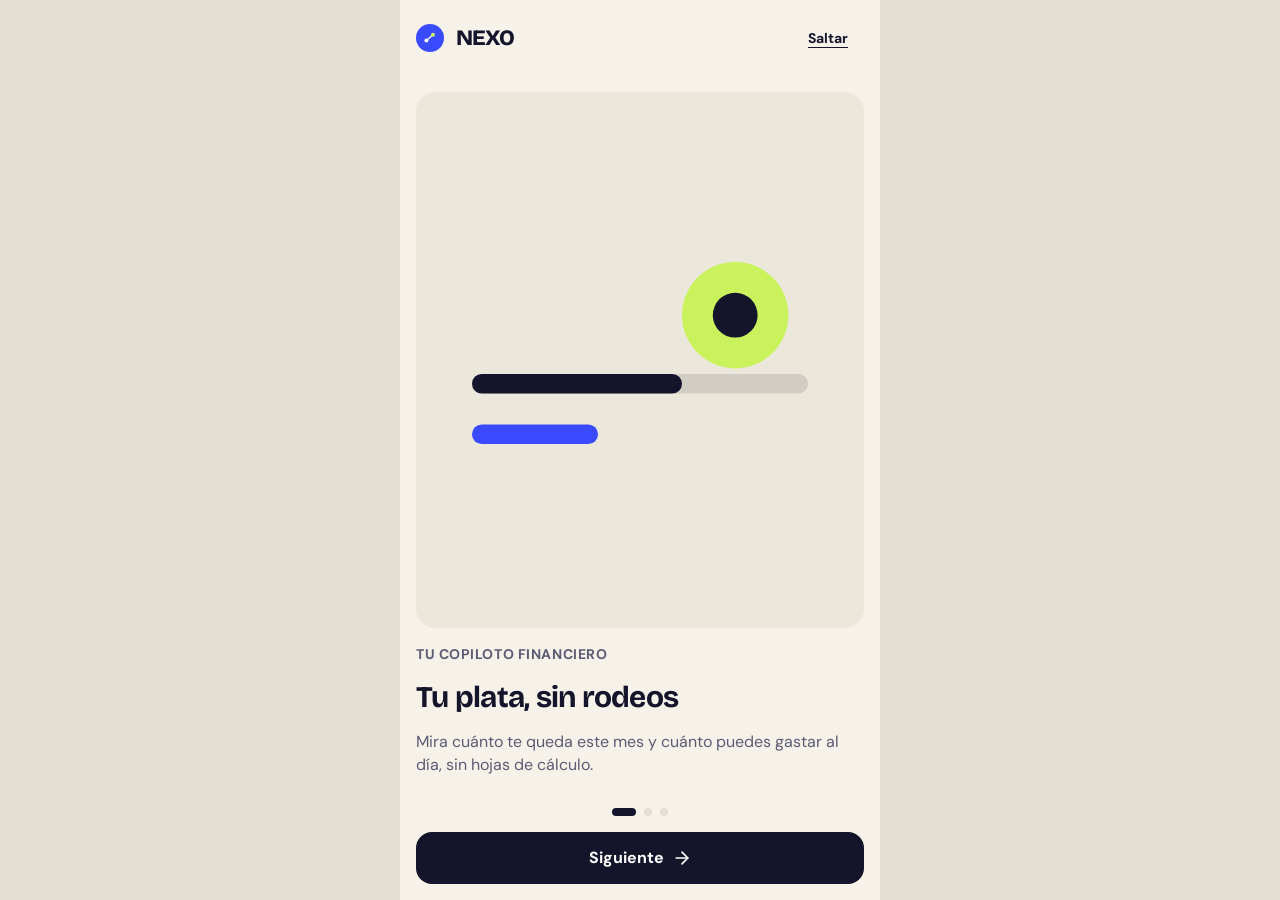
<file: index.html>
<!doctype html>
<html lang="es">
<head>
  <meta charset="UTF-8">
  <meta name="viewport" content="width=device-width, initial-scale=1.0, viewport-fit=cover">
  <meta name="theme-color" content="#F6F2EA">
  <meta name="description" content="NEXO: tu dinero, pero con alguien de tu lado.">
  <title>NEXO · Tu copiloto financiero</title>
  <link rel="stylesheet" href="css/tokens.css">
  <link rel="stylesheet" href="css/components.css">
  <link rel="stylesheet" href="css/styles.css">
</head>
<body class="pagina-app" data-pantalla="index">

  <main class="pantalla">
    <div class="pantalla__contenido">

      <!-- F1.1 · Carrusel de bienvenida -->
      <section class="paso" id="paso-bienvenida" aria-label="Bienvenida">
        <header class="barra-onboarding">
          <span class="logo logo--sm" role="img" aria-label="NEXO">
            <svg viewBox="0 0 48 48" aria-hidden="true"><path class="logo__linea" d="M15 32L33 16" stroke-width="3.5" stroke-linecap="round"/><circle class="logo__nodo" cx="15" cy="32" r="5.5"/><circle class="logo__nodo logo__nodo--acento" cx="33" cy="16" r="5.5"/></svg>
          </span>
          <span class="logotipo">NEXO</span>
          <span class="espaciador"></span>
          <button type="button" class="boton boton--texto boton--pequeno" id="boton-saltar">Saltar</button>
        </header>

        <div class="ilustracion paso__protagonista"><img id="diapositiva-imagen" alt=""></div>
        <div class="paso__textos" id="diapositiva-textos">
          <p class="etiqueta-mayuscula" id="diapositiva-etiqueta" hidden></p>
          <h1 class="titulo-pantalla" id="diapositiva-titulo"></h1>
          <p class="texto-suave" id="diapositiva-texto"></p>
        </div>

        <div class="paso__fondo">
          <div class="puntos" id="diapositiva-puntos" role="img" aria-label="Diapositiva 1 de 3"></div>
          <button type="button" class="boton boton--completo" id="boton-siguiente">
            <span id="boton-siguiente-texto">Siguiente</span>
            <svg class="icono" viewBox="0 0 24 24" aria-hidden="true"><path d="M5 12h14"/><path d="m12 5 7 7-7 7"/></svg>
          </button>
        </div>
      </section>

      <!-- F1.2 · Situación inicial (y F1.2b · Campos pendientes) -->
      <form class="paso" id="paso-situacion" hidden novalidate>
        <header class="barra-interna">
          <button type="button" class="boton-icono" id="boton-volver" aria-label="Volver">
            <svg class="icono" viewBox="0 0 24 24" aria-hidden="true"><path d="m12 19-7-7 7-7"/><path d="M19 12H5"/></svg>
          </button>
          <h1 class="titulo-interno">Tu situación inicial</h1>
        </header>

        <div class="alerta alerta--aviso" id="alerta-pendientes" role="alert" hidden>
          <svg class="icono" viewBox="0 0 24 24" aria-hidden="true"><path d="m21.73 18-8-14a2 2 0 0 0-3.48 0l-8 14A2 2 0 0 0 4 21h16a2 2 0 0 0 1.73-3"/><path d="M12 9v4"/><path d="M12 17h.01"/></svg>
          <span>Completa los campos pendientes para continuar.</span>
        </div>

        <p class="texto-suave" id="situacion-introduccion">Solo lo mínimo para empezar. No pedimos claves ni datos de tus cuentas.</p>

        <div class="grupo-campo">
          <label class="etiqueta-campo" for="campo-ingreso">Ingresos mensuales</label>
          <input class="campo" id="campo-ingreso" inputmode="numeric" autocomplete="off" placeholder="$ 1.500.000" aria-invalid="false">
          <p class="texto-suave texto-pequeno" data-ayuda>Lo que recibes en un mes, aproximado.</p>
          <p class="mensaje-error" id="error-ingreso" hidden>Escribe cuánto recibes al mes.</p>
        </div>

        <div class="grupo-campo" role="group" aria-labelledby="etiqueta-forma">
          <span class="etiqueta-campo" id="etiqueta-forma">Cómo manejas tu plata (opcional)</span>
          <div class="chips" id="chips-forma"></div>
          <p class="texto-suave texto-pequeno">Solo para ubicarme. No pedimos números de tarjeta ni claves.</p>
        </div>

        <div class="grupo-campo">
          <label class="etiqueta-campo" for="campo-meta-nombre">Tu primera meta</label>
          <input class="campo" id="campo-meta-nombre" autocomplete="off" placeholder="Ej. Ahorrar para una moto" aria-invalid="false">
          <p class="mensaje-error" id="error-meta-nombre" hidden>Cuéntame qué quieres lograr.</p>
        </div>

        <div class="chips chips--desliza" id="chips-ideas" role="group" aria-label="Ideas de meta"></div>

        <div class="grupo-campo">
          <label class="etiqueta-campo" for="campo-meta-monto">¿Cuánto necesitas para lograrla?</label>
          <input class="campo" id="campo-meta-monto" inputmode="numeric" autocomplete="off" placeholder="$ 3.000.000" aria-invalid="false">
          <p class="mensaje-error" id="error-meta-monto" hidden>Escribe cuánto necesitas.</p>
        </div>

        <div class="paso__fondo">
          <button type="submit" class="boton boton--completo">
            Continuar
            <svg class="icono" viewBox="0 0 24 24" aria-hidden="true"><path d="M5 12h14"/><path d="m12 5 7 7-7 7"/></svg>
          </button>
        </div>
      </form>

    </div>
  </main>

  <script src="js/config.js"></script>
  <script src="js/data.js"></script>
  <script src="js/app.js"></script>
</body>
</html>
</file>
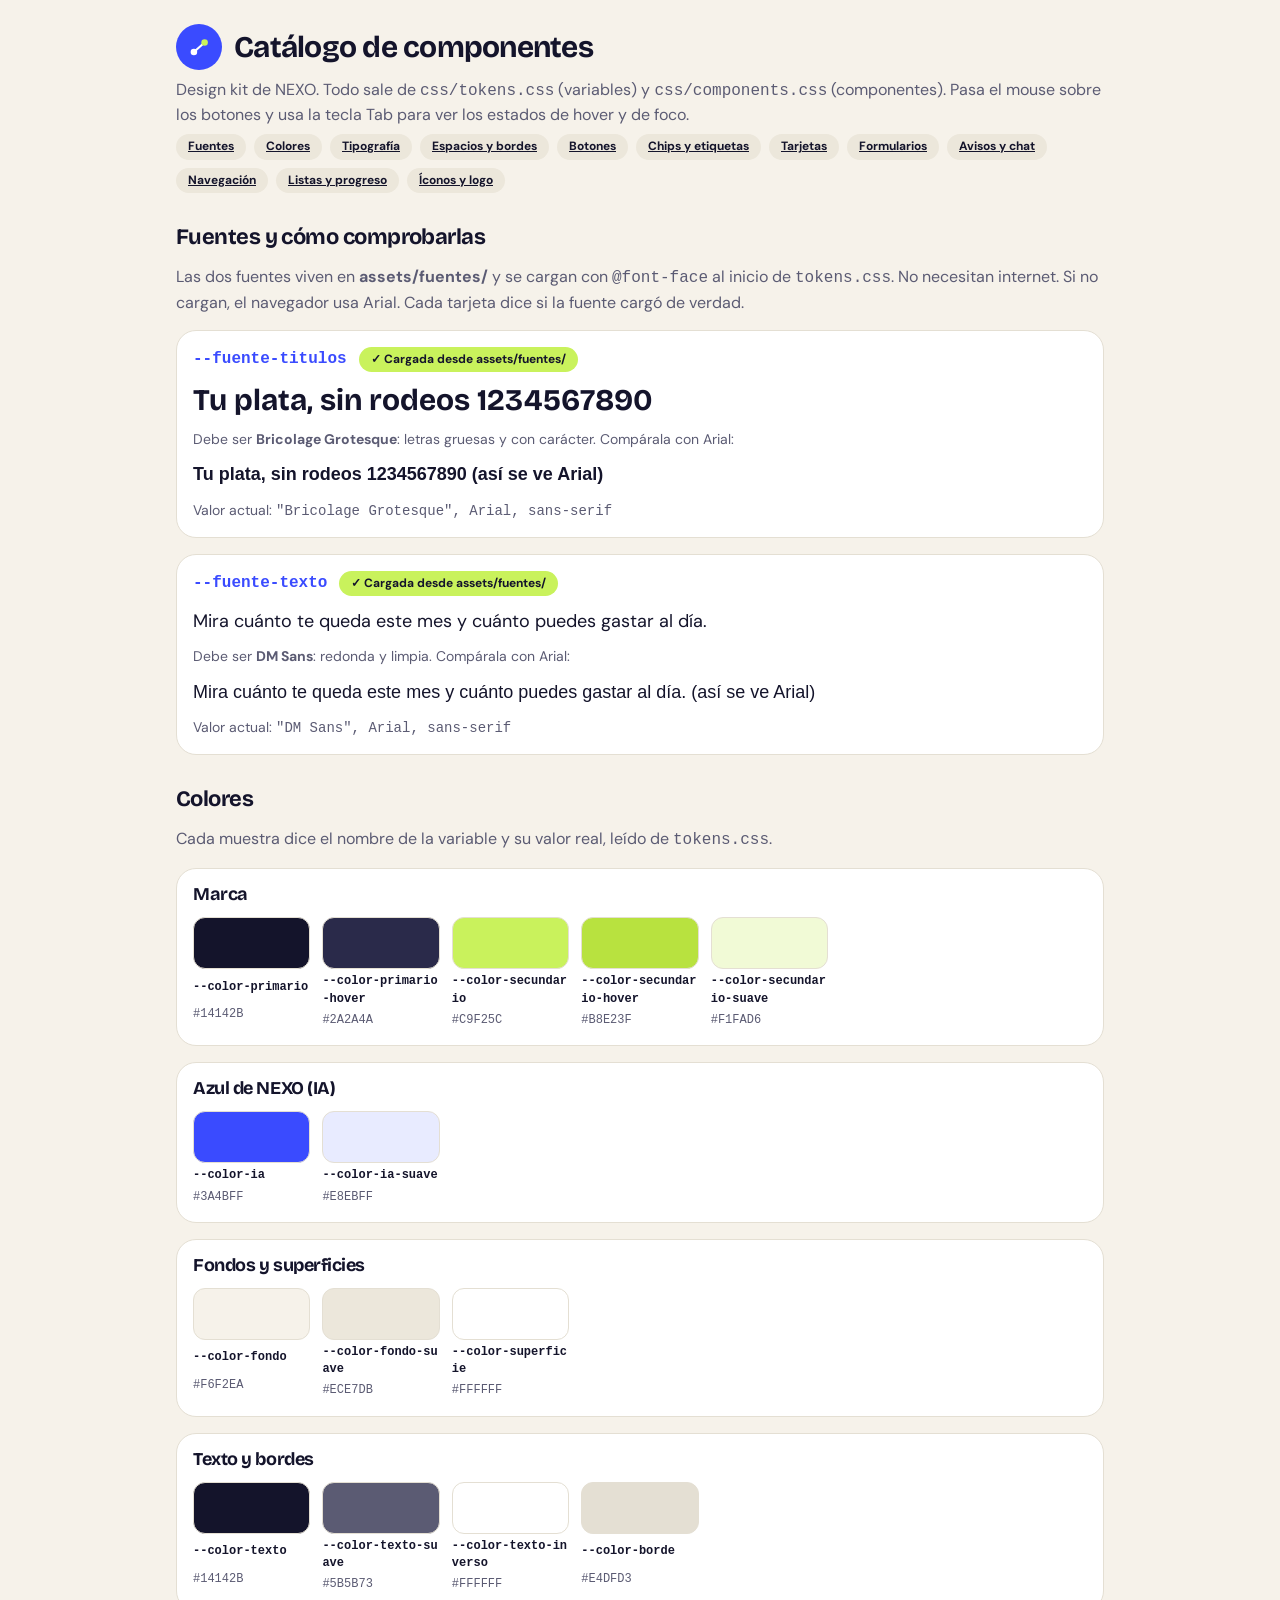
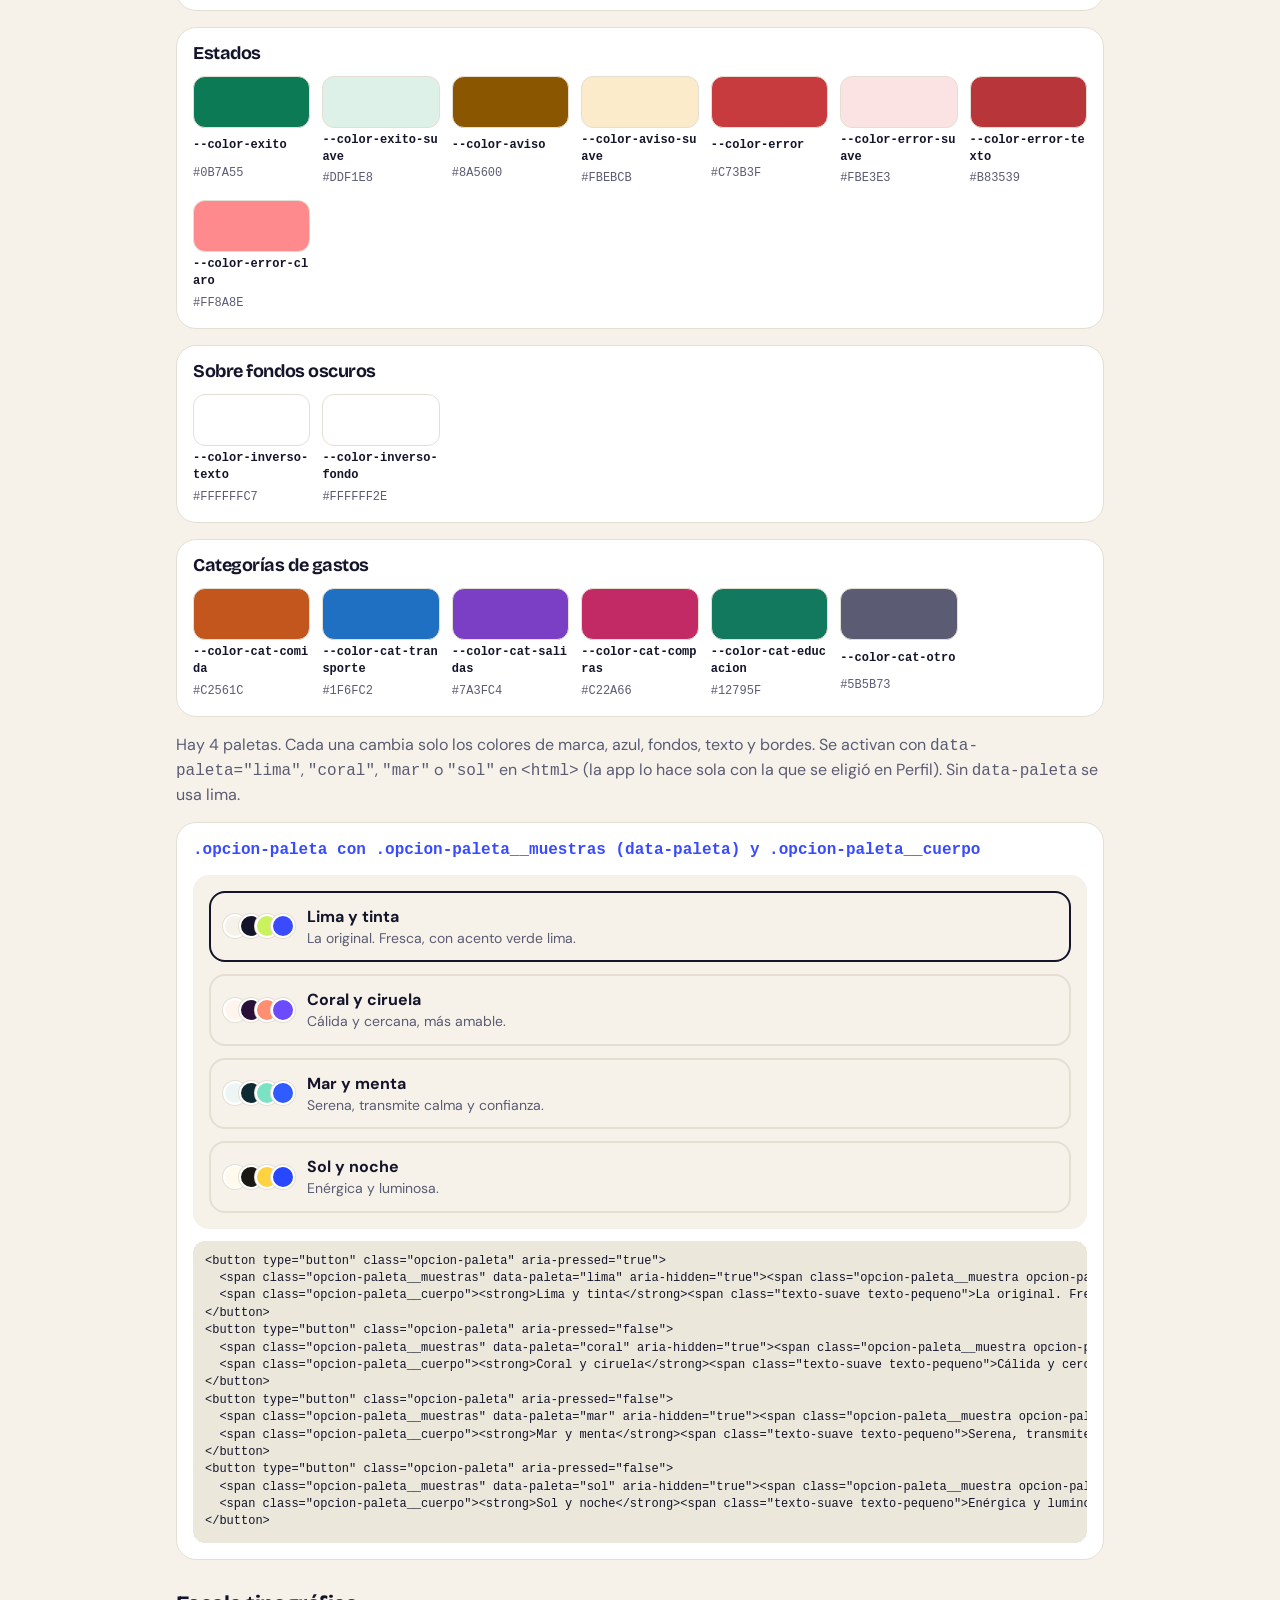
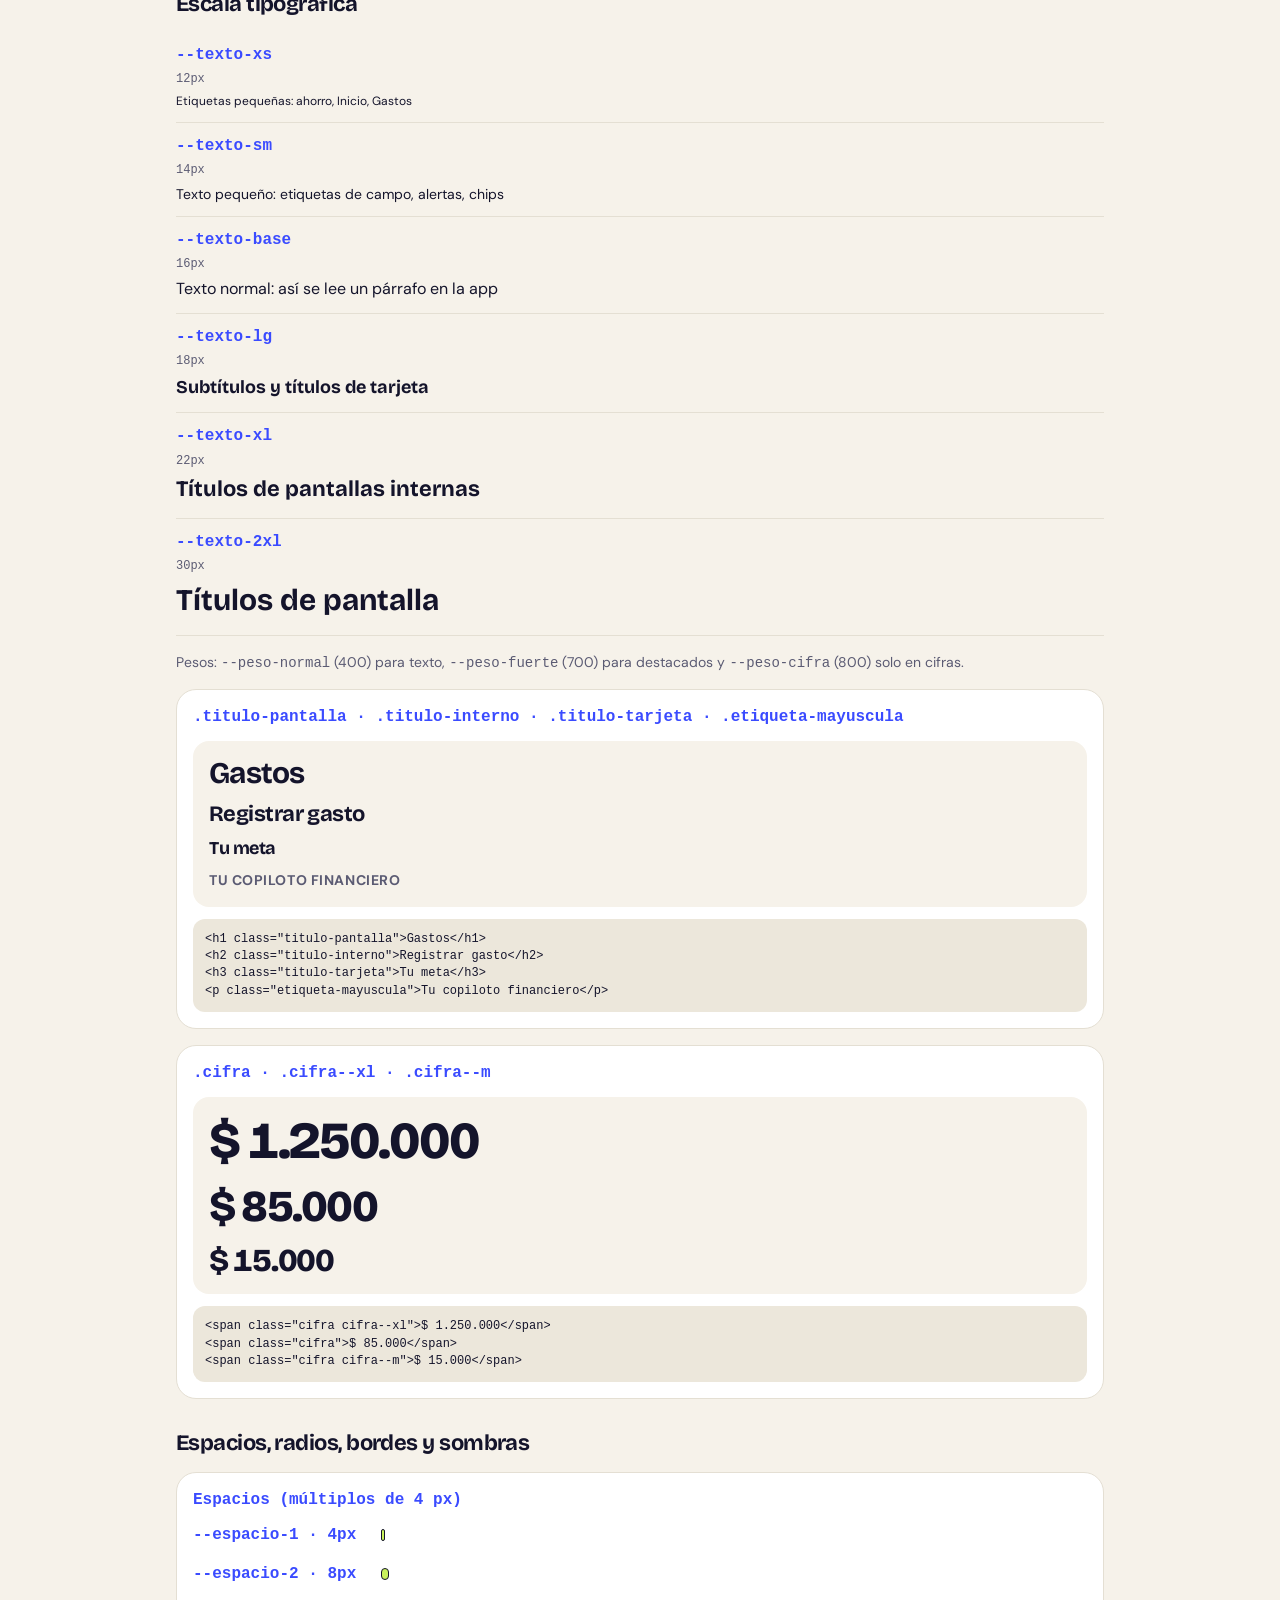
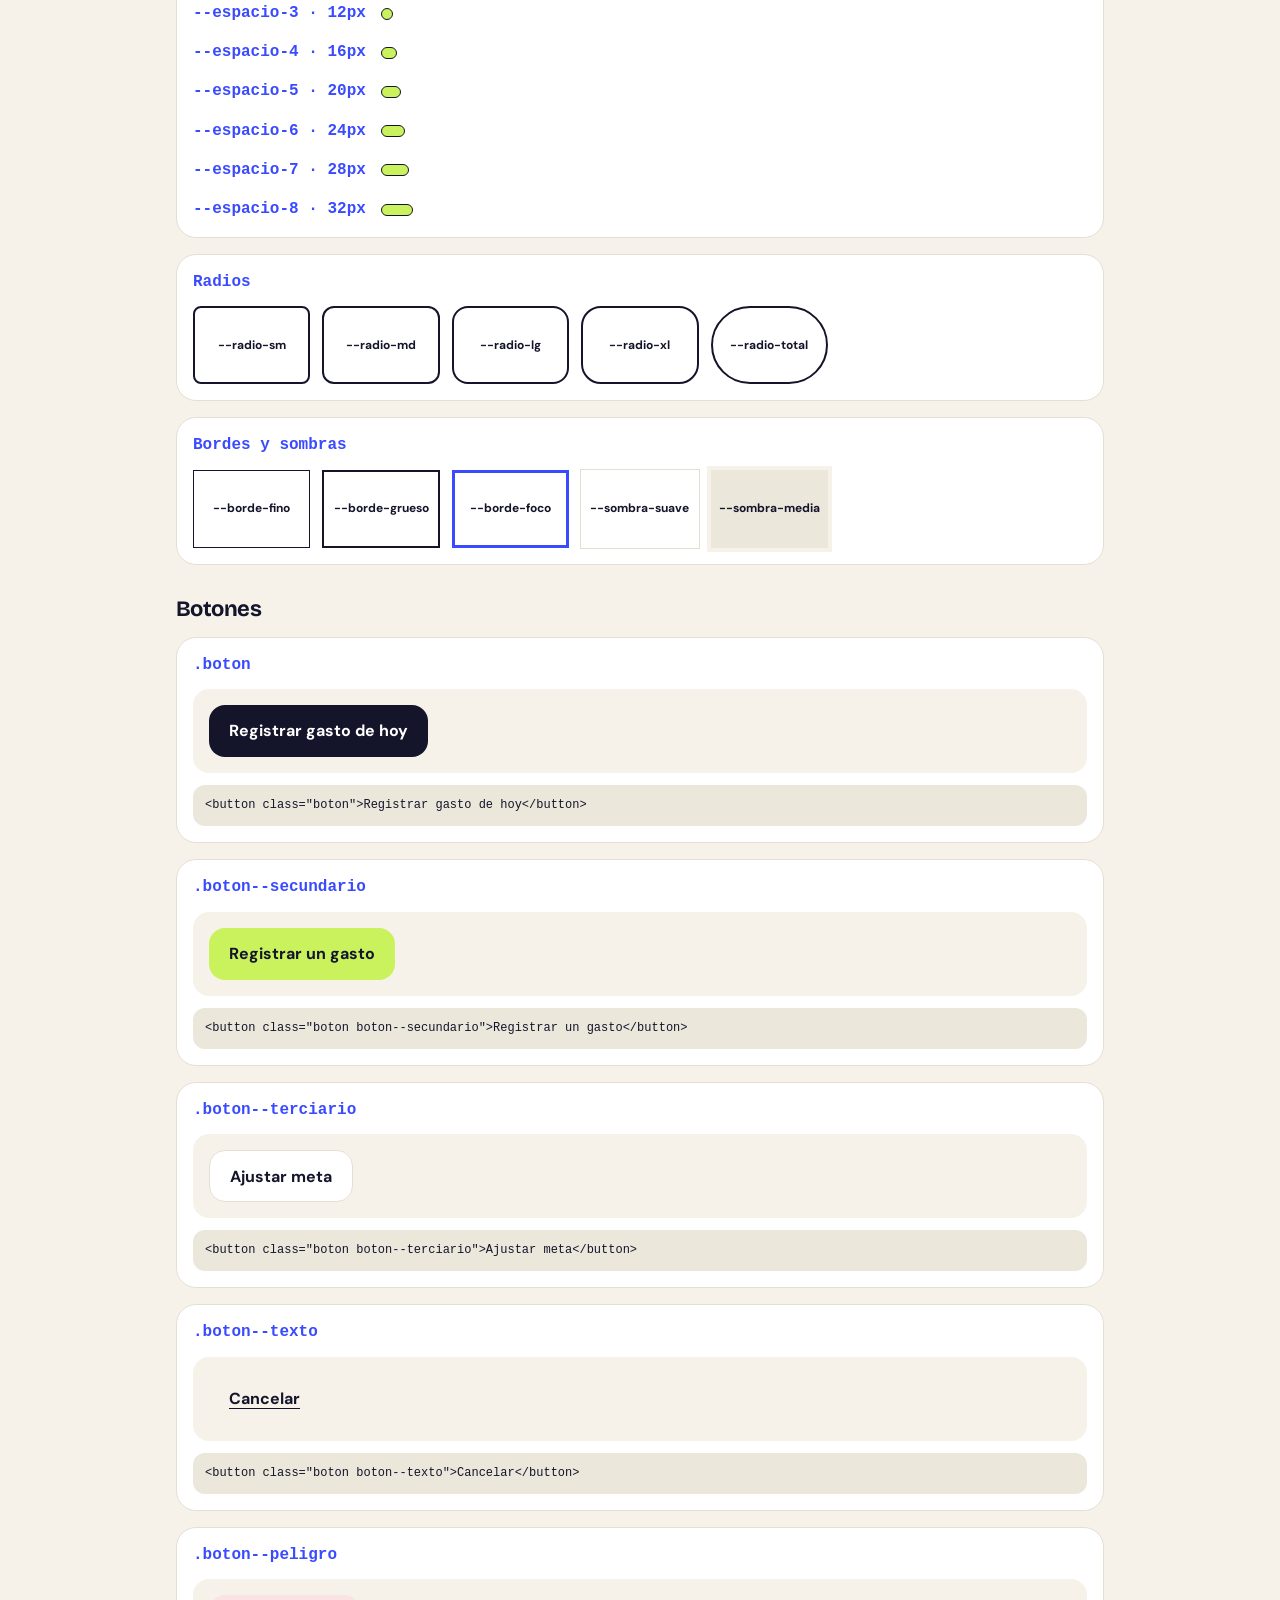
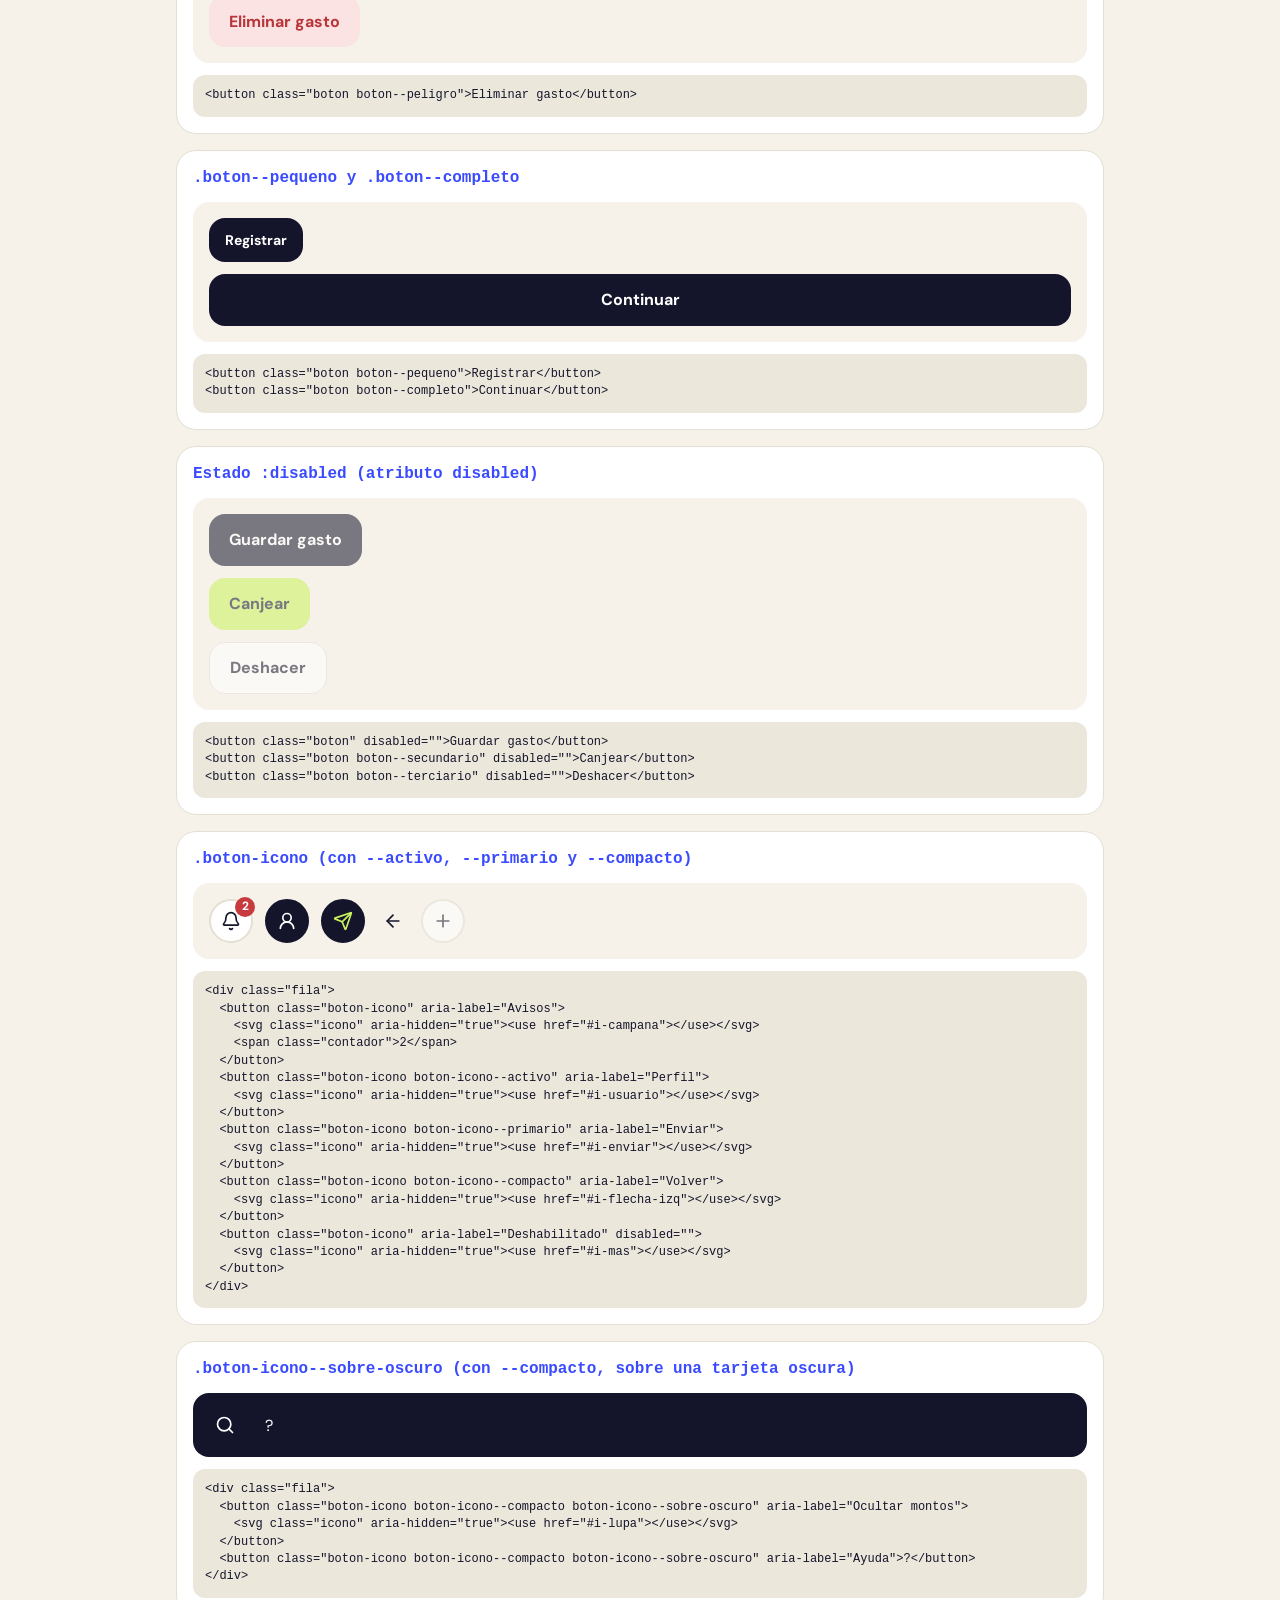
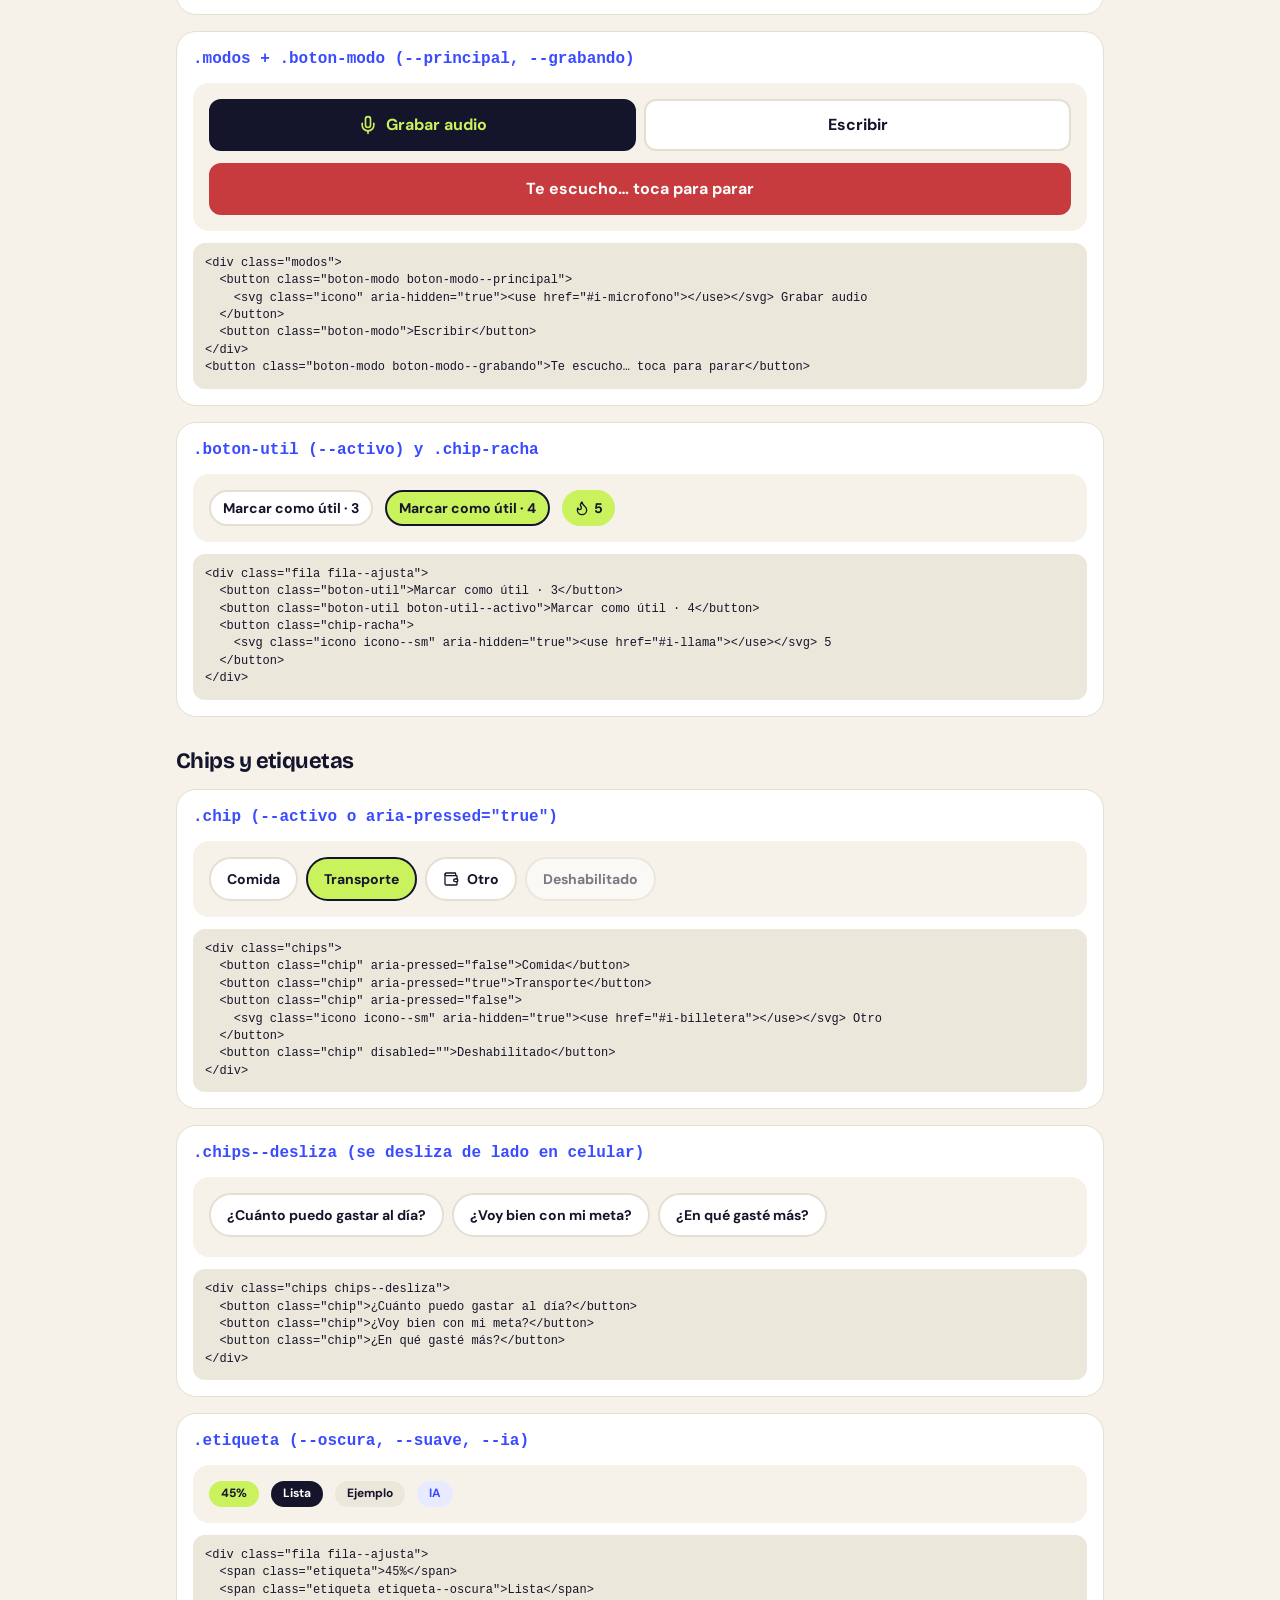
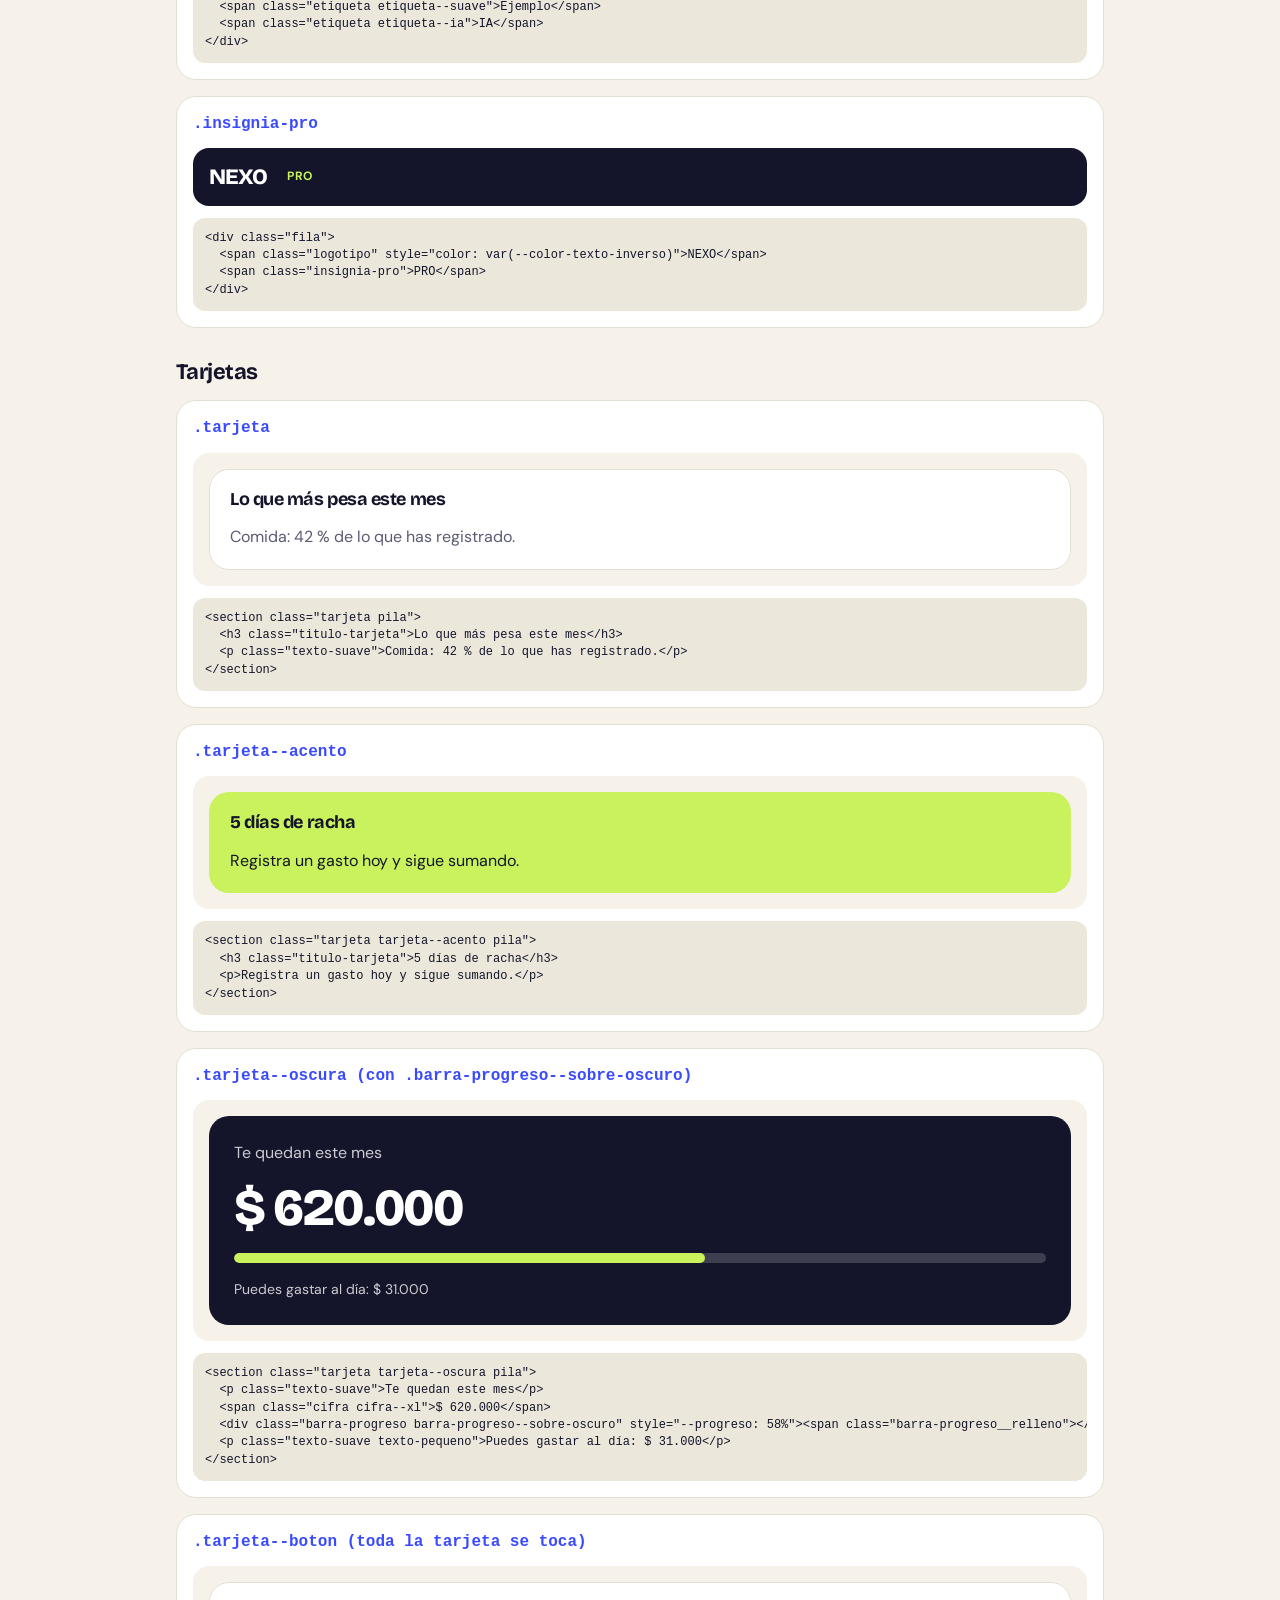
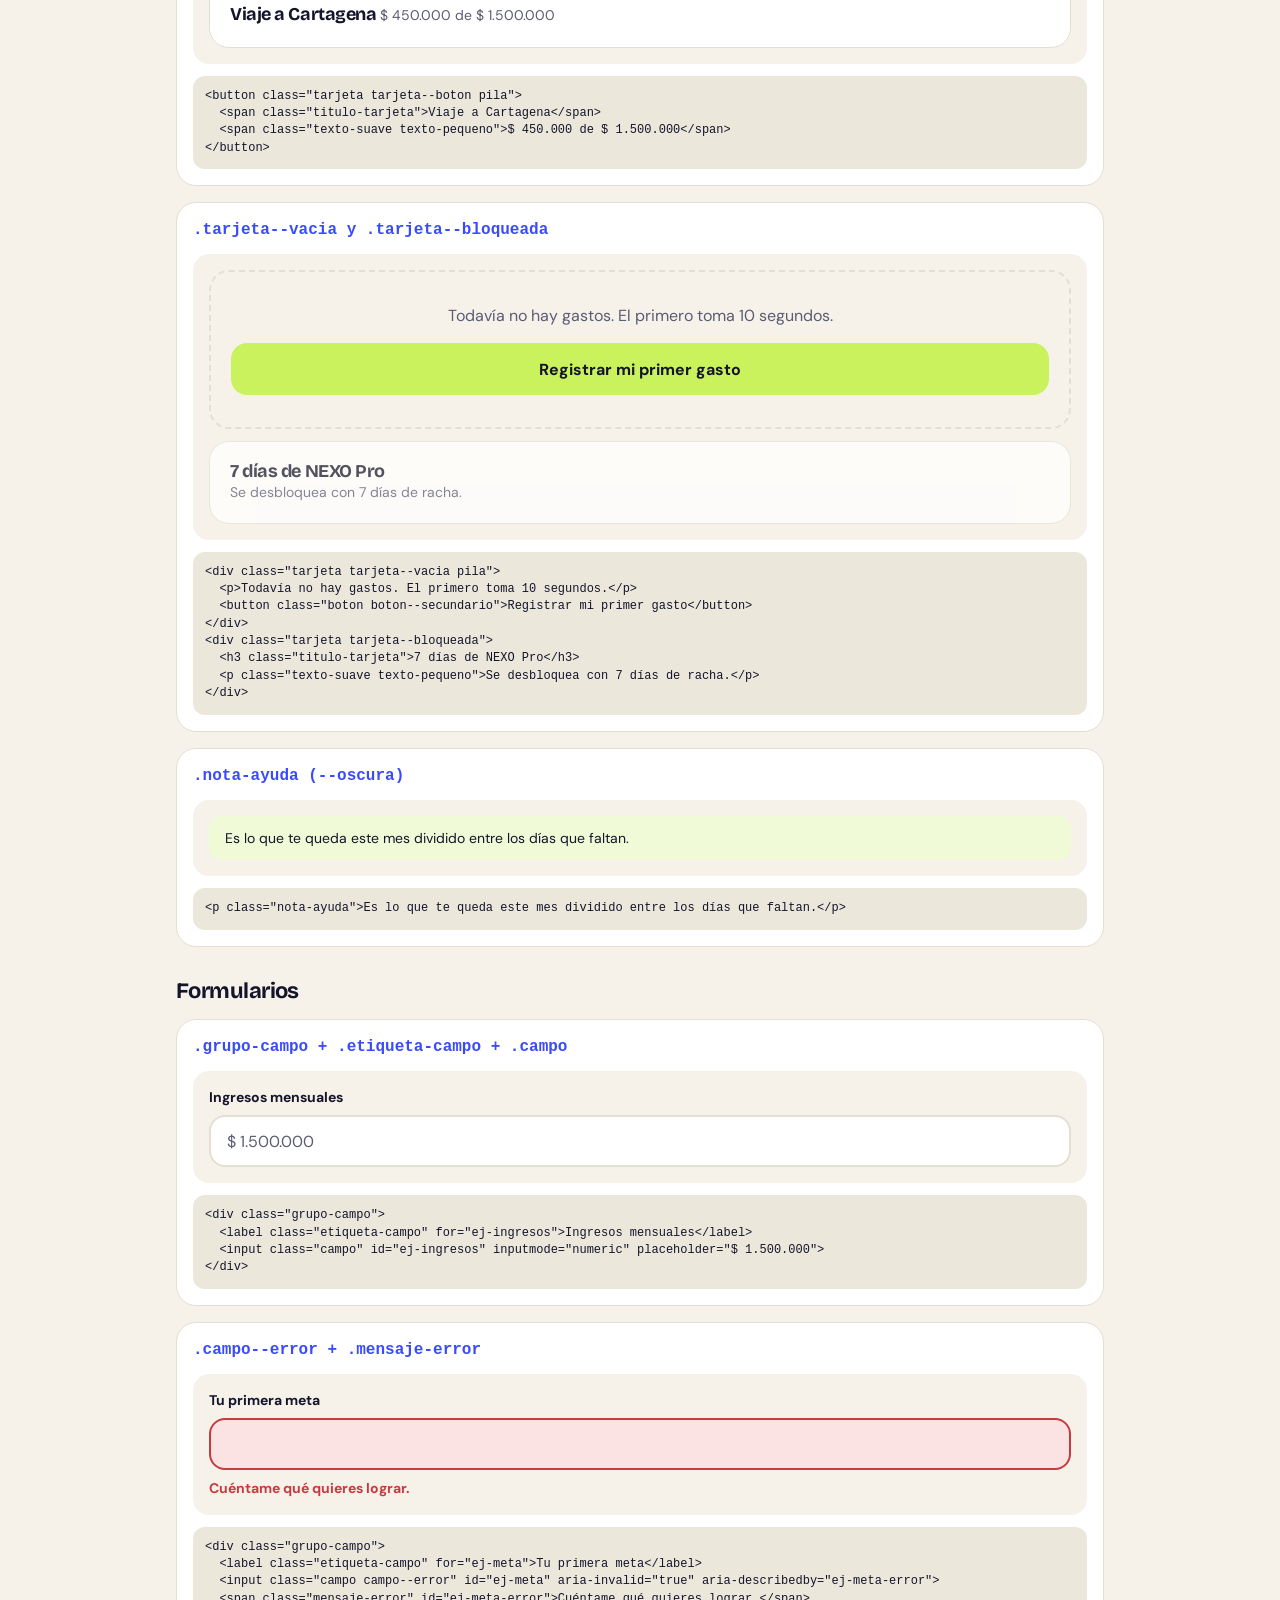
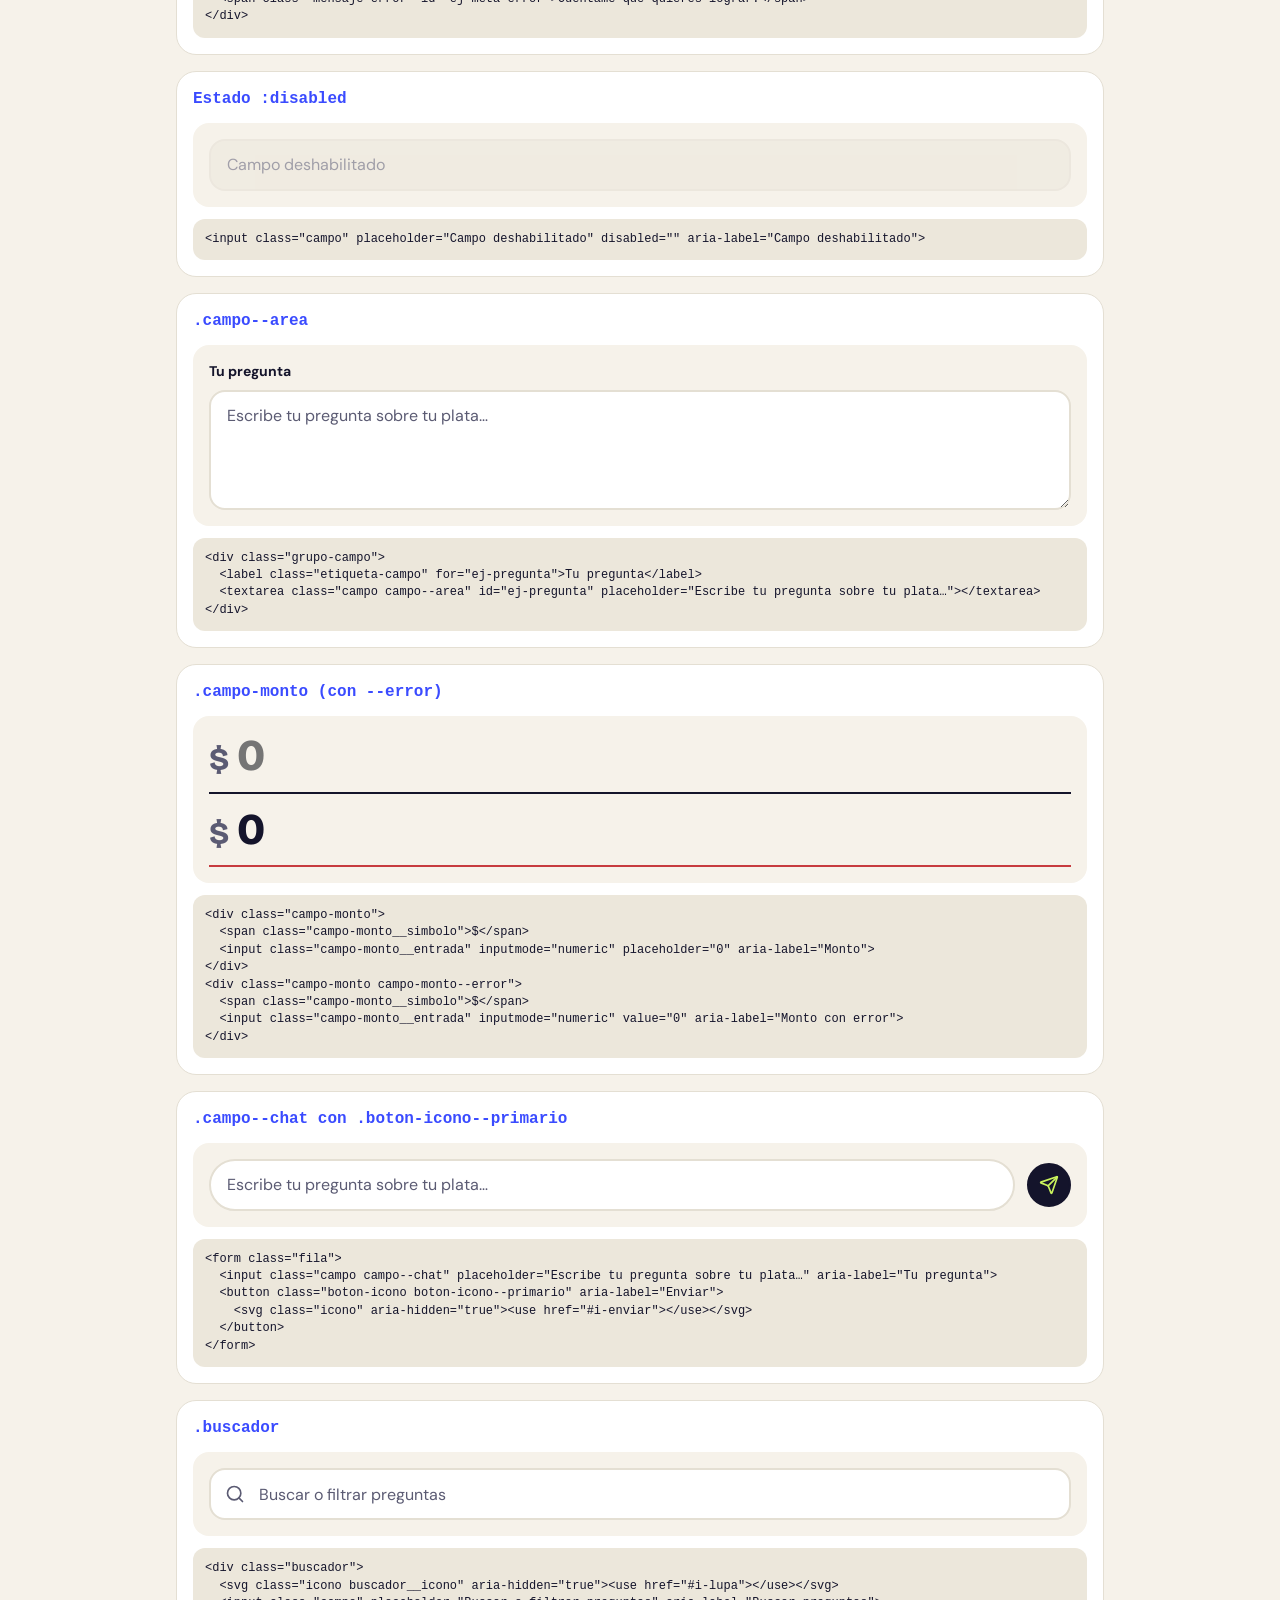
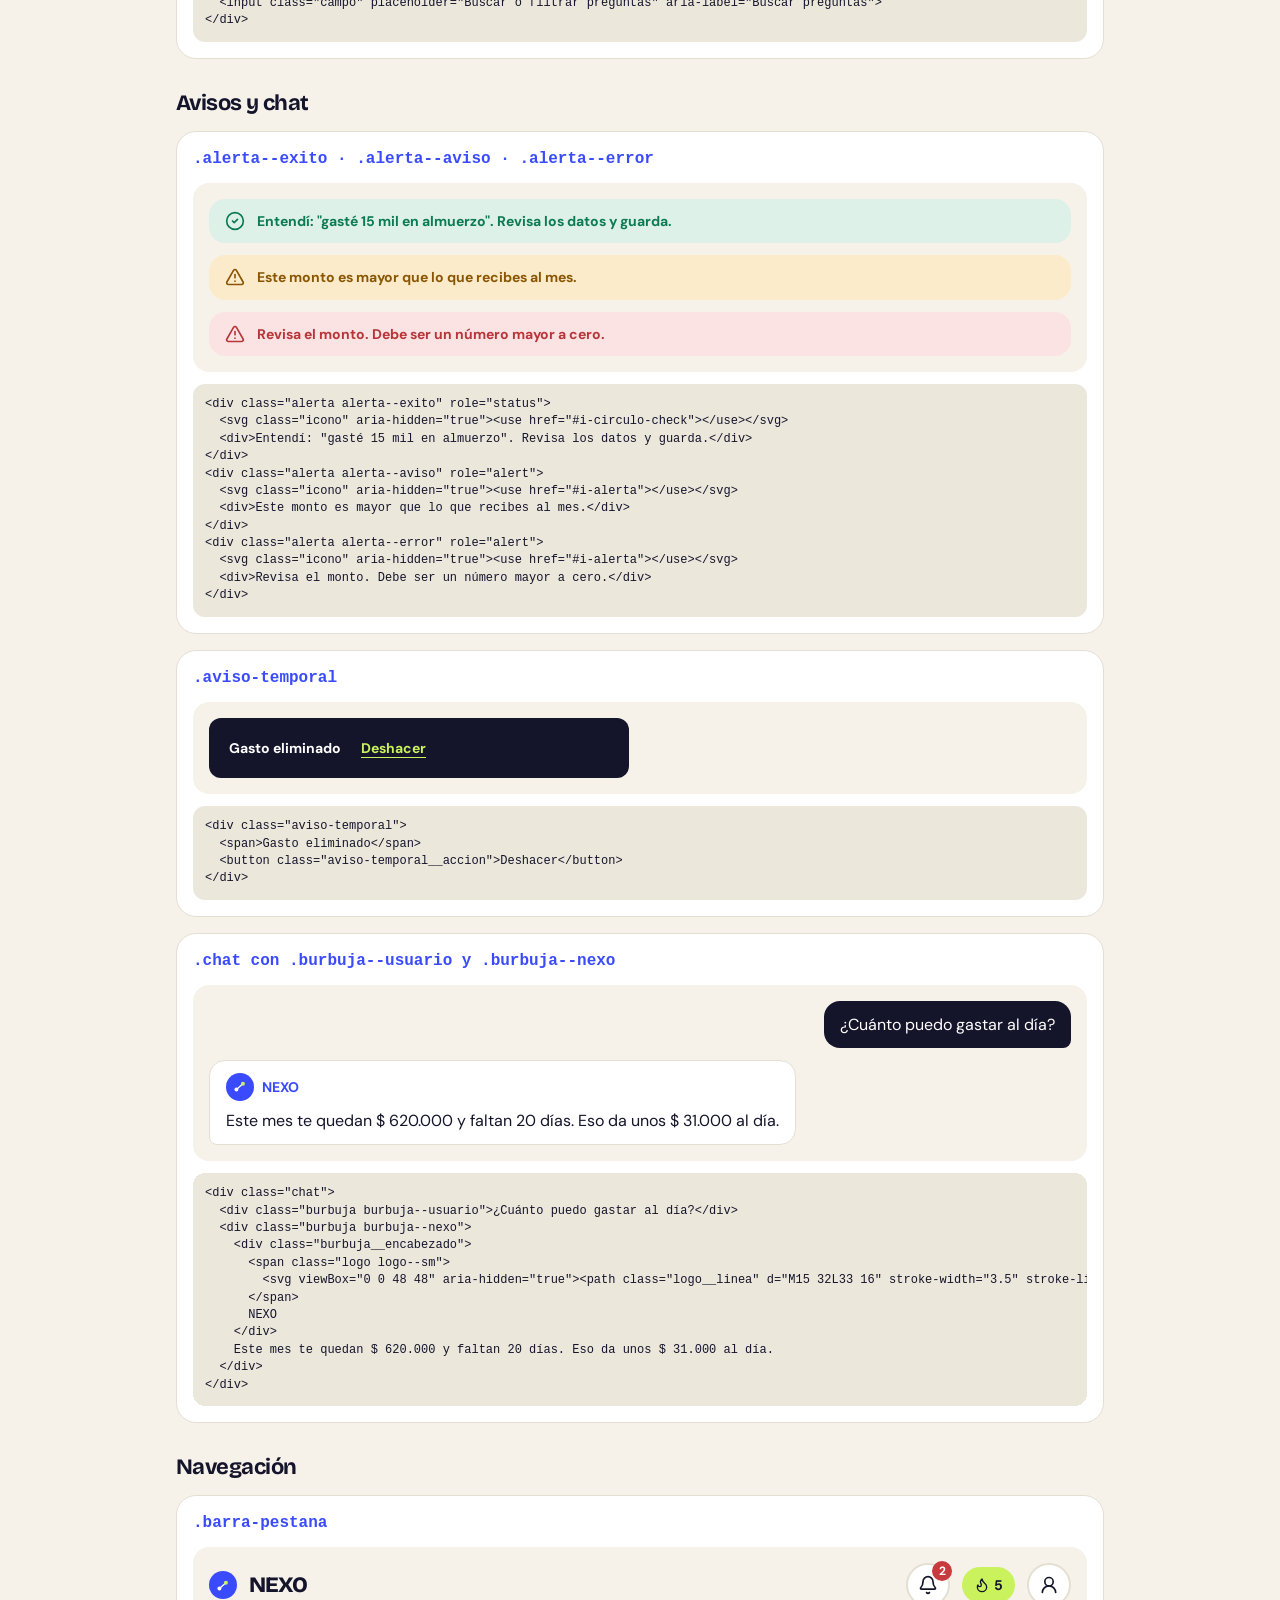
<file: componentes.html>
<!DOCTYPE html>
<html lang="es">
<head>
  <meta charset="UTF-8">
  <meta name="viewport" content="width=device-width, initial-scale=1">
  <title>Componentes · NEXO</title>

  <!-- El design kit: primero los tokens, después los componentes -->
  <link rel="stylesheet" href="css/tokens.css">
  <link rel="stylesheet" href="css/components.css">

  <!-- Estilos solo de esta página del catálogo (también usan solo variables) -->
  <style>
    .catalogo { display: grid; gap: var(--espacio-8); max-width: calc(var(--ancho-app) * 2); margin: 0 auto; padding: var(--espacio-6) var(--espacio-4) var(--espacio-8); }
    .catalogo__seccion { display: grid; gap: var(--espacio-4); }
    .catalogo__encabezado { display: grid; gap: var(--espacio-2); }
    .catalogo__indice { display: flex; flex-wrap: wrap; gap: var(--espacio-2); }
    .catalogo__rejilla { display: grid; grid-template-columns: repeat(auto-fill, minmax(calc(var(--alto-control-lg) * 2), 1fr)); gap: var(--espacio-3); }
    .catalogo__lista { display: grid; gap: var(--espacio-4); }
    .catalogo__item { display: grid; gap: var(--espacio-3); margin: 0; padding: var(--espacio-4); border: var(--borde-fino) solid var(--color-borde); border-radius: var(--radio-xl); background: var(--color-superficie); }
    .catalogo__demo { display: grid; gap: var(--espacio-3); padding: var(--espacio-4); border-radius: var(--radio-lg); background: var(--color-fondo); overflow: hidden; }
    .catalogo__demo--oscuro { background: var(--color-primario); }
    .catalogo__demo--natural { justify-items: start; }
    .catalogo__demo { overflow-x: auto; }
    @media (max-width: 420px) {
      .catalogo { padding-left: var(--espacio-3); padding-right: var(--espacio-3); }
      .catalogo__item { padding: var(--espacio-3); }
      .catalogo__demo { padding: var(--espacio-3); }
    }
    .catalogo__nombre { font-family: monospace; font-weight: var(--peso-fuerte); color: var(--color-ia); }
    .catalogo__codigo { margin: 0; padding: var(--espacio-3); border-radius: var(--radio-md); background: var(--color-fondo-suave); font-family: monospace; font-size: var(--texto-xs); line-height: var(--linea-texto); overflow-x: auto; }
    .muestra { display: grid; gap: var(--espacio-1); }
    .muestra__color { height: var(--alto-control-lg); border: var(--borde-fino) solid var(--color-borde); border-radius: var(--radio-md); }
    .muestra__nombre { font-family: monospace; font-size: var(--texto-xs); font-weight: var(--peso-fuerte); word-break: break-all; }
    .muestra__valor { font-family: monospace; font-size: var(--texto-xs); color: var(--color-texto-suave); }
    .escala { display: grid; gap: var(--espacio-1); padding: var(--espacio-3) 0; border-bottom: var(--borde-fino) solid var(--color-borde); }
    .escala__dato { font-family: monospace; font-size: var(--texto-xs); color: var(--color-texto-suave); }
    .escala--xs p { font-size: var(--texto-xs); }
    .escala--sm p { font-size: var(--texto-sm); }
    .escala--base p { font-size: var(--texto-base); }
    .escala--lg p { font-size: var(--texto-lg); }
    .escala--xl p { font-size: var(--texto-xl); }
    .escala--2xl p { font-size: var(--texto-2xl); }
    .fuente__muestra-titulos { font-family: var(--fuente-titulos); font-size: var(--texto-2xl); font-weight: var(--peso-fuerte); line-height: var(--linea-titulo); }
    .fuente__muestra-texto { font-family: var(--fuente-texto); font-size: var(--texto-lg); }
    .fuente__muestra-respaldo { font-family: Arial, sans-serif; font-size: var(--texto-lg); }
    .espacio-barra { height: var(--espacio-3); border-radius: var(--radio-total); background: var(--color-secundario); border: var(--borde-fino) solid var(--color-primario); }
    .forma { display: grid; place-items: center; height: calc(var(--alto-control-lg) * 1.5); border: var(--borde-grueso) solid var(--color-primario); background: var(--color-superficie); font-size: var(--texto-xs); font-weight: var(--peso-fuerte); }
    .estado-fuente { align-self: start; }
  </style>
</head>
<body>

<!-- Íconos del catálogo (dibujados con código; en la app se copian donde se usen) -->
<svg width="0" height="0" style="position:absolute" aria-hidden="true">
  <symbol id="i-mas" viewBox="0 0 24 24"><path d="M5 12h14"/><path d="M12 5v14"/></symbol>
  <symbol id="i-check" viewBox="0 0 24 24"><path d="M20 6 9 17l-5-5"/></symbol>
  <symbol id="i-flecha-izq" viewBox="0 0 24 24"><path d="m12 19-7-7 7-7"/><path d="M19 12H5"/></symbol>
  <symbol id="i-flecha-der" viewBox="0 0 24 24"><path d="M5 12h14"/><path d="m12 5 7 7-7 7"/></symbol>
  <symbol id="i-campana" viewBox="0 0 24 24"><path d="M10.268 21a2 2 0 0 0 3.464 0"/><path d="M3.262 15.326A1 1 0 0 0 4 17h16a1 1 0 0 0 .74-1.673C19.41 13.956 18 12.499 18 8A6 6 0 0 0 6 8c0 4.499-1.411 5.956-2.738 7.326"/></symbol>
  <symbol id="i-llama" viewBox="0 0 24 24"><path d="M8.5 14.5A2.5 2.5 0 0 0 11 12c0-1.38-.5-2-1-3-1.072-2.143-.224-4.054 2-6 .5 2.5 2 4.9 4 6.5 2 1.6 3 3.5 3 5.5a7 7 0 1 1-14 0c0-1.153.433-2.294 1-3a2.5 2.5 0 0 0 2.5 2.5z"/></symbol>
  <symbol id="i-lupa" viewBox="0 0 24 24"><circle cx="11" cy="11" r="8"/><path d="m21 21-4.3-4.3"/></symbol>
  <symbol id="i-enviar" viewBox="0 0 24 24"><path d="M14.536 21.686a.5.5 0 0 0 .937-.024l6.5-19a.496.496 0 0 0-.635-.635l-19 6.5a.5.5 0 0 0-.024.937l7.93 3.18a2 2 0 0 1 1.112 1.11z"/><path d="m21.854 2.147-10.94 10.939"/></symbol>
  <symbol id="i-casa" viewBox="0 0 24 24"><path d="M15 21v-8a1 1 0 0 0-1-1h-4a1 1 0 0 0-1 1v8"/><path d="M3 10a2 2 0 0 1 .709-1.528l7-5.999a2 2 0 0 1 2.582 0l7 5.999A2 2 0 0 1 21 10v9a2 2 0 0 1-2 2H5a2 2 0 0 1-2-2z"/></symbol>
  <symbol id="i-billetera" viewBox="0 0 24 24"><path d="M19 7V4a1 1 0 0 0-1-1H5a2 2 0 0 0 0 4h15a1 1 0 0 1 1 1v4h-3a2 2 0 0 0 0 4h3a1 1 0 0 0 1-1v-2a1 1 0 0 0-1-1"/><path d="M3 5v14a2 2 0 0 0 2 2h15a1 1 0 0 0 1-1v-4"/></symbol>
  <symbol id="i-meta" viewBox="0 0 24 24"><circle cx="12" cy="12" r="10"/><circle cx="12" cy="12" r="6"/><circle cx="12" cy="12" r="2"/></symbol>
  <symbol id="i-usuario" viewBox="0 0 24 24"><circle cx="12" cy="8" r="5"/><path d="M20 21a8 8 0 0 0-16 0"/></symbol>
  <symbol id="i-microfono" viewBox="0 0 24 24"><path d="M12 2a3 3 0 0 0-3 3v7a3 3 0 0 0 6 0V5a3 3 0 0 0-3-3Z"/><path d="M19 10v2a7 7 0 0 1-14 0v-2"/><line x1="12" x2="12" y1="19" y2="22"/></symbol>
  <symbol id="i-alerta" viewBox="0 0 24 24"><path d="m21.73 18-8-14a2 2 0 0 0-3.48 0l-8 14A2 2 0 0 0 4 21h16a2 2 0 0 0 1.73-3"/><path d="M12 9v4"/><path d="M12 17h.01"/></symbol>
  <symbol id="i-circulo-check" viewBox="0 0 24 24"><circle cx="12" cy="12" r="10"/><path d="m9 12 2 2 4-4"/></symbol>
</svg>

<main class="catalogo">

  <header class="catalogo__encabezado">
    <div class="fila">
      <span class="logo">
        <svg viewBox="0 0 48 48" aria-hidden="true"><path class="logo__linea" d="M15 32L33 16" stroke-width="3.5" stroke-linecap="round"/><circle class="logo__nodo" cx="15" cy="32" r="5.5"/><circle class="logo__nodo logo__nodo--acento" cx="33" cy="16" r="5.5"/></svg>
      </span>
      <h1 class="titulo-pantalla">Catálogo de componentes</h1>
    </div>
    <p class="texto-suave">Design kit de NEXO. Todo sale de <code>css/tokens.css</code> (variables) y <code>css/components.css</code> (componentes). Pasa el mouse sobre los botones y usa la tecla Tab para ver los estados de hover y de foco.</p>
    <nav class="catalogo__indice" aria-label="Secciones">
      <a class="etiqueta etiqueta--suave" href="#fuentes">Fuentes</a>
      <a class="etiqueta etiqueta--suave" href="#colores">Colores</a>
      <a class="etiqueta etiqueta--suave" href="#tipografia">Tipografía</a>
      <a class="etiqueta etiqueta--suave" href="#medidas">Espacios y bordes</a>
      <a class="etiqueta etiqueta--suave" href="#botones">Botones</a>
      <a class="etiqueta etiqueta--suave" href="#chips">Chips y etiquetas</a>
      <a class="etiqueta etiqueta--suave" href="#tarjetas">Tarjetas</a>
      <a class="etiqueta etiqueta--suave" href="#formularios">Formularios</a>
      <a class="etiqueta etiqueta--suave" href="#avisos">Avisos y chat</a>
      <a class="etiqueta etiqueta--suave" href="#navegacion">Navegación</a>
      <a class="etiqueta etiqueta--suave" href="#listas">Listas y progreso</a>
      <a class="etiqueta etiqueta--suave" href="#marca">Íconos y logo</a>
    </nav>
  </header>


  <!-- ============ FUENTES ============ -->
  <section class="catalogo__seccion" id="fuentes">
    <h2 class="titulo-interno">Fuentes y cómo comprobarlas</h2>
    <p class="texto-suave">Las dos fuentes viven en <strong>assets/fuentes/</strong> y se cargan con <code>@font-face</code> al inicio de <code>tokens.css</code>. No necesitan internet. Si no cargan, el navegador usa Arial. Cada tarjeta dice si la fuente cargó de verdad.</p>

    <div class="catalogo__lista">
      <div class="catalogo__item">
        <div class="fila fila--ajusta">
          <span class="catalogo__nombre">--fuente-titulos</span>
          <span class="etiqueta etiqueta--suave estado-fuente" data-fuente="700 1em &quot;Bricolage Grotesque&quot;">Comprobando…</span>
        </div>
        <p class="fuente__muestra-titulos">Tu plata, sin rodeos 1234567890</p>
        <p class="texto-suave texto-pequeno">Debe ser <strong>Bricolage Grotesque</strong>: letras gruesas y con carácter. Compárala con Arial:</p>
        <p class="fuente__muestra-respaldo" style="font-weight: var(--peso-fuerte)">Tu plata, sin rodeos 1234567890 (así se ve Arial)</p>
        <p class="texto-suave texto-pequeno">Valor actual: <code data-familia="--fuente-titulos"></code></p>
      </div>
      <div class="catalogo__item">
        <div class="fila fila--ajusta">
          <span class="catalogo__nombre">--fuente-texto</span>
          <span class="etiqueta etiqueta--suave estado-fuente" data-fuente="400 1em &quot;DM Sans&quot;">Comprobando…</span>
        </div>
        <p class="fuente__muestra-texto">Mira cuánto te queda este mes y cuánto puedes gastar al día.</p>
        <p class="texto-suave texto-pequeno">Debe ser <strong>DM Sans</strong>: redonda y limpia. Compárala con Arial:</p>
        <p class="fuente__muestra-respaldo">Mira cuánto te queda este mes y cuánto puedes gastar al día. (así se ve Arial)</p>
        <p class="texto-suave texto-pequeno">Valor actual: <code data-familia="--fuente-texto"></code></p>
      </div>
    </div>
  </section>


  <!-- ============ COLORES ============ -->
  <section class="catalogo__seccion" id="colores">
    <h2 class="titulo-interno">Colores</h2>
    <p class="texto-suave">Cada muestra dice el nombre de la variable y su valor real, leído de <code>tokens.css</code>.</p>
    <div id="rejillas-colores" class="catalogo__lista"></div>
    <p class="texto-suave">Hay 4 paletas. Cada una cambia solo los colores de marca, azul, fondos, texto y bordes. Se activan con <code>data-paleta="lima"</code>, <code>"coral"</code>, <code>"mar"</code> o <code>"sol"</code> en <code>&lt;html&gt;</code> (la app lo hace sola con la que se eligió en Perfil). Sin <code>data-paleta</code> se usa lima.</p>
    <div class="catalogo__lista">
      <figure class="catalogo__item">
        <figcaption class="catalogo__nombre">.opcion-paleta con .opcion-paleta__muestras (data-paleta) y .opcion-paleta__cuerpo</figcaption>
        <div class="catalogo__demo pila" data-codigo>
          <button type="button" class="opcion-paleta" aria-pressed="true">
            <span class="opcion-paleta__muestras" data-paleta="lima" aria-hidden="true"><span class="opcion-paleta__muestra opcion-paleta__muestra--fondo"></span><span class="opcion-paleta__muestra opcion-paleta__muestra--primario"></span><span class="opcion-paleta__muestra opcion-paleta__muestra--secundario"></span><span class="opcion-paleta__muestra opcion-paleta__muestra--ia"></span></span>
            <span class="opcion-paleta__cuerpo"><strong>Lima y tinta</strong><span class="texto-suave texto-pequeno">La original. Fresca, con acento verde lima.</span></span>
          </button>
          <button type="button" class="opcion-paleta" aria-pressed="false">
            <span class="opcion-paleta__muestras" data-paleta="coral" aria-hidden="true"><span class="opcion-paleta__muestra opcion-paleta__muestra--fondo"></span><span class="opcion-paleta__muestra opcion-paleta__muestra--primario"></span><span class="opcion-paleta__muestra opcion-paleta__muestra--secundario"></span><span class="opcion-paleta__muestra opcion-paleta__muestra--ia"></span></span>
            <span class="opcion-paleta__cuerpo"><strong>Coral y ciruela</strong><span class="texto-suave texto-pequeno">Cálida y cercana, más amable.</span></span>
          </button>
          <button type="button" class="opcion-paleta" aria-pressed="false">
            <span class="opcion-paleta__muestras" data-paleta="mar" aria-hidden="true"><span class="opcion-paleta__muestra opcion-paleta__muestra--fondo"></span><span class="opcion-paleta__muestra opcion-paleta__muestra--primario"></span><span class="opcion-paleta__muestra opcion-paleta__muestra--secundario"></span><span class="opcion-paleta__muestra opcion-paleta__muestra--ia"></span></span>
            <span class="opcion-paleta__cuerpo"><strong>Mar y menta</strong><span class="texto-suave texto-pequeno">Serena, transmite calma y confianza.</span></span>
          </button>
          <button type="button" class="opcion-paleta" aria-pressed="false">
            <span class="opcion-paleta__muestras" data-paleta="sol" aria-hidden="true"><span class="opcion-paleta__muestra opcion-paleta__muestra--fondo"></span><span class="opcion-paleta__muestra opcion-paleta__muestra--primario"></span><span class="opcion-paleta__muestra opcion-paleta__muestra--secundario"></span><span class="opcion-paleta__muestra opcion-paleta__muestra--ia"></span></span>
            <span class="opcion-paleta__cuerpo"><strong>Sol y noche</strong><span class="texto-suave texto-pequeno">Enérgica y luminosa.</span></span>
          </button>
        </div>
      </figure>
    </div>
  </section>


  <!-- ============ TIPOGRAFÍA ============ -->
  <section class="catalogo__seccion" id="tipografia">
    <h2 class="titulo-interno">Escala tipográfica</h2>
    <div>
      <div class="escala escala--xs"><span class="catalogo__nombre">--texto-xs</span><span class="escala__dato"></span><p>Etiquetas pequeñas: ahorro, Inicio, Gastos</p></div>
      <div class="escala escala--sm"><span class="catalogo__nombre">--texto-sm</span><span class="escala__dato"></span><p>Texto pequeño: etiquetas de campo, alertas, chips</p></div>
      <div class="escala escala--base"><span class="catalogo__nombre">--texto-base</span><span class="escala__dato"></span><p>Texto normal: así se lee un párrafo en la app</p></div>
      <div class="escala escala--lg"><span class="catalogo__nombre">--texto-lg</span><span class="escala__dato"></span><p style="font-family: var(--fuente-titulos); font-weight: var(--peso-fuerte)">Subtítulos y títulos de tarjeta</p></div>
      <div class="escala escala--xl"><span class="catalogo__nombre">--texto-xl</span><span class="escala__dato"></span><p style="font-family: var(--fuente-titulos); font-weight: var(--peso-fuerte)">Títulos de pantallas internas</p></div>
      <div class="escala escala--2xl"><span class="catalogo__nombre">--texto-2xl</span><span class="escala__dato"></span><p style="font-family: var(--fuente-titulos); font-weight: var(--peso-fuerte)">Títulos de pantalla</p></div>
    </div>
    <p class="texto-suave texto-pequeno">Pesos: <code>--peso-normal</code> (400) para texto, <code>--peso-fuerte</code> (700) para destacados y <code>--peso-cifra</code> (800) solo en cifras.</p>

    <div class="catalogo__lista">
      <div class="catalogo__item">
        <span class="catalogo__nombre">.titulo-pantalla · .titulo-interno · .titulo-tarjeta · .etiqueta-mayuscula</span>
        <div class="catalogo__demo pila" data-codigo>
          <h1 class="titulo-pantalla">Gastos</h1>
          <h2 class="titulo-interno">Registrar gasto</h2>
          <h3 class="titulo-tarjeta">Tu meta</h3>
          <p class="etiqueta-mayuscula">Tu copiloto financiero</p>
        </div>
      </div>
      <div class="catalogo__item">
        <span class="catalogo__nombre">.cifra · .cifra--xl · .cifra--m</span>
        <div class="catalogo__demo pila" data-codigo>
          <span class="cifra cifra--xl">$ 1.250.000</span>
          <span class="cifra">$ 85.000</span>
          <span class="cifra cifra--m">$ 15.000</span>
        </div>
      </div>
    </div>
  </section>


  <!-- ============ ESPACIOS, RADIOS, BORDES ============ -->
  <section class="catalogo__seccion" id="medidas">
    <h2 class="titulo-interno">Espacios, radios, bordes y sombras</h2>

    <div class="catalogo__item">
      <span class="catalogo__nombre">Espacios (múltiplos de 4 px)</span>
      <div class="pila" id="espacios"></div>
    </div>

    <div class="catalogo__item">
      <span class="catalogo__nombre">Radios</span>
      <div class="catalogo__rejilla">
        <div class="forma" style="border-radius: var(--radio-sm)">--radio-sm</div>
        <div class="forma" style="border-radius: var(--radio-md)">--radio-md</div>
        <div class="forma" style="border-radius: var(--radio-lg)">--radio-lg</div>
        <div class="forma" style="border-radius: var(--radio-xl)">--radio-xl</div>
        <div class="forma" style="border-radius: var(--radio-total)">--radio-total</div>
      </div>
    </div>

    <div class="catalogo__item">
      <span class="catalogo__nombre">Bordes y sombras</span>
      <div class="catalogo__rejilla">
        <div class="forma" style="border: var(--borde-fino) solid var(--color-primario)">--borde-fino</div>
        <div class="forma" style="border: var(--borde-grueso) solid var(--color-primario)">--borde-grueso</div>
        <div class="forma" style="border: var(--borde-foco) solid var(--color-ia)">--borde-foco</div>
        <div class="forma" style="box-shadow: var(--sombra-suave); border-color: transparent">--sombra-suave</div>
        <div class="forma" style="box-shadow: var(--sombra-media); border-color: transparent; background: var(--color-fondo-suave)">--sombra-media</div>
      </div>
    </div>
  </section>


  <!-- ============ BOTONES ============ -->
  <section class="catalogo__seccion" id="botones">
    <h2 class="titulo-interno">Botones</h2>
    <div class="catalogo__lista">

      <figure class="catalogo__item">
        <figcaption class="catalogo__nombre">.boton</figcaption>
        <div class="catalogo__demo catalogo__demo--natural" data-codigo>
          <button class="boton">Registrar gasto de hoy</button>
        </div>
      </figure>
      <figure class="catalogo__item">
        <figcaption class="catalogo__nombre">.boton--secundario</figcaption>
        <div class="catalogo__demo catalogo__demo--natural" data-codigo>
          <button class="boton boton--secundario">Registrar un gasto</button>
        </div>
      </figure>
      <figure class="catalogo__item">
        <figcaption class="catalogo__nombre">.boton--terciario</figcaption>
        <div class="catalogo__demo catalogo__demo--natural" data-codigo>
          <button class="boton boton--terciario">Ajustar meta</button>
        </div>
      </figure>
      <figure class="catalogo__item">
        <figcaption class="catalogo__nombre">.boton--texto</figcaption>
        <div class="catalogo__demo catalogo__demo--natural" data-codigo>
          <button class="boton boton--texto">Cancelar</button>
        </div>
      </figure>
      <figure class="catalogo__item">
        <figcaption class="catalogo__nombre">.boton--peligro</figcaption>
        <div class="catalogo__demo catalogo__demo--natural" data-codigo>
          <button class="boton boton--peligro">Eliminar gasto</button>
        </div>
      </figure>
      <figure class="catalogo__item">
        <figcaption class="catalogo__nombre">.boton--pequeno y .boton--completo</figcaption>
        <div class="catalogo__demo catalogo__demo--natural" data-codigo>
          <button class="boton boton--pequeno">Registrar</button>
          <button class="boton boton--completo">Continuar</button>
        </div>
      </figure>
      <figure class="catalogo__item">
        <figcaption class="catalogo__nombre">Estado :disabled (atributo disabled)</figcaption>
        <div class="catalogo__demo catalogo__demo--natural" data-codigo>
          <button class="boton" disabled>Guardar gasto</button>
          <button class="boton boton--secundario" disabled>Canjear</button>
          <button class="boton boton--terciario" disabled>Deshacer</button>
        </div>
      </figure>
      <figure class="catalogo__item">
        <figcaption class="catalogo__nombre">.boton-icono (con --activo, --primario y --compacto)</figcaption>
        <div class="catalogo__demo" data-codigo>
          <div class="fila">
            <button class="boton-icono" aria-label="Avisos">
              <svg class="icono" aria-hidden="true"><use href="#i-campana"/></svg>
              <span class="contador">2</span>
            </button>
            <button class="boton-icono boton-icono--activo" aria-label="Perfil">
              <svg class="icono" aria-hidden="true"><use href="#i-usuario"/></svg>
            </button>
            <button class="boton-icono boton-icono--primario" aria-label="Enviar">
              <svg class="icono" aria-hidden="true"><use href="#i-enviar"/></svg>
            </button>
            <button class="boton-icono boton-icono--compacto" aria-label="Volver">
              <svg class="icono" aria-hidden="true"><use href="#i-flecha-izq"/></svg>
            </button>
            <button class="boton-icono" aria-label="Deshabilitado" disabled>
              <svg class="icono" aria-hidden="true"><use href="#i-mas"/></svg>
            </button>
          </div>
        </div>
      </figure>
      <figure class="catalogo__item">
        <figcaption class="catalogo__nombre">.boton-icono--sobre-oscuro (con --compacto, sobre una tarjeta oscura)</figcaption>
        <div class="catalogo__demo catalogo__demo--oscuro" data-codigo>
          <div class="fila">
            <button class="boton-icono boton-icono--compacto boton-icono--sobre-oscuro" aria-label="Ocultar montos">
              <svg class="icono" aria-hidden="true"><use href="#i-lupa"/></svg>
            </button>
            <button class="boton-icono boton-icono--compacto boton-icono--sobre-oscuro" aria-label="Ayuda">?</button>
          </div>
        </div>
      </figure>
      <figure class="catalogo__item">
        <figcaption class="catalogo__nombre">.modos + .boton-modo (--principal, --grabando)</figcaption>
        <div class="catalogo__demo pila" data-codigo>
          <div class="modos">
            <button class="boton-modo boton-modo--principal">
              <svg class="icono" aria-hidden="true"><use href="#i-microfono"/></svg> Grabar audio
            </button>
            <button class="boton-modo">Escribir</button>
          </div>
          <button class="boton-modo boton-modo--grabando">Te escucho… toca para parar</button>
        </div>
      </figure>
      <figure class="catalogo__item">
        <figcaption class="catalogo__nombre">.boton-util (--activo) y .chip-racha</figcaption>
        <div class="catalogo__demo" data-codigo>
          <div class="fila fila--ajusta">
            <button class="boton-util">Marcar como útil · 3</button>
            <button class="boton-util boton-util--activo">Marcar como útil · 4</button>
            <button class="chip-racha">
              <svg class="icono icono--sm" aria-hidden="true"><use href="#i-llama"/></svg> 5
            </button>
          </div>
        </div>
      </figure>
    </div>
  </section>


  <!-- ============ CHIPS Y ETIQUETAS ============ -->
  <section class="catalogo__seccion" id="chips">
    <h2 class="titulo-interno">Chips y etiquetas</h2>
    <div class="catalogo__lista">
      <figure class="catalogo__item">
        <figcaption class="catalogo__nombre">.chip (--activo o aria-pressed="true")</figcaption>
        <div class="catalogo__demo" data-codigo>
          <div class="chips">
            <button class="chip" aria-pressed="false">Comida</button>
            <button class="chip" aria-pressed="true">Transporte</button>
            <button class="chip" aria-pressed="false">
              <svg class="icono icono--sm" aria-hidden="true"><use href="#i-billetera"/></svg> Otro
            </button>
            <button class="chip" disabled>Deshabilitado</button>
          </div>
        </div>
      </figure>
      <figure class="catalogo__item">
        <figcaption class="catalogo__nombre">.chips--desliza (se desliza de lado en celular)</figcaption>
        <div class="catalogo__demo" data-codigo>
          <div class="chips chips--desliza">
            <button class="chip">¿Cuánto puedo gastar al día?</button>
            <button class="chip">¿Voy bien con mi meta?</button>
            <button class="chip">¿En qué gasté más?</button>
          </div>
        </div>
      </figure>
      <figure class="catalogo__item">
        <figcaption class="catalogo__nombre">.etiqueta (--oscura, --suave, --ia)</figcaption>
        <div class="catalogo__demo" data-codigo>
          <div class="fila fila--ajusta">
            <span class="etiqueta">45%</span>
            <span class="etiqueta etiqueta--oscura">Lista</span>
            <span class="etiqueta etiqueta--suave">Ejemplo</span>
            <span class="etiqueta etiqueta--ia">IA</span>
          </div>
        </div>
      </figure>
      <figure class="catalogo__item">
        <figcaption class="catalogo__nombre">.insignia-pro</figcaption>
        <div class="catalogo__demo catalogo__demo--oscuro" data-codigo>
          <div class="fila">
            <span class="logotipo" style="color: var(--color-texto-inverso)">NEXO</span>
            <span class="insignia-pro">PRO</span>
          </div>
        </div>
      </figure>
    </div>
  </section>


  <!-- ============ TARJETAS ============ -->
  <section class="catalogo__seccion" id="tarjetas">
    <h2 class="titulo-interno">Tarjetas</h2>
    <div class="catalogo__lista">
      <figure class="catalogo__item">
        <figcaption class="catalogo__nombre">.tarjeta</figcaption>
        <div class="catalogo__demo" data-codigo>
          <section class="tarjeta pila">
            <h3 class="titulo-tarjeta">Lo que más pesa este mes</h3>
            <p class="texto-suave">Comida: 42 % de lo que has registrado.</p>
          </section>
        </div>
      </figure>
      <figure class="catalogo__item">
        <figcaption class="catalogo__nombre">.tarjeta--acento</figcaption>
        <div class="catalogo__demo" data-codigo>
          <section class="tarjeta tarjeta--acento pila">
            <h3 class="titulo-tarjeta">5 días de racha</h3>
            <p>Registra un gasto hoy y sigue sumando.</p>
          </section>
        </div>
      </figure>
      <figure class="catalogo__item">
        <figcaption class="catalogo__nombre">.tarjeta--oscura (con .barra-progreso--sobre-oscuro)</figcaption>
        <div class="catalogo__demo" data-codigo>
          <section class="tarjeta tarjeta--oscura pila">
            <p class="texto-suave">Te quedan este mes</p>
            <span class="cifra cifra--xl">$ 620.000</span>
            <div class="barra-progreso barra-progreso--sobre-oscuro" style="--progreso: 58%"><span class="barra-progreso__relleno"></span></div>
            <p class="texto-suave texto-pequeno">Puedes gastar al día: $ 31.000</p>
          </section>
        </div>
      </figure>
      <figure class="catalogo__item">
        <figcaption class="catalogo__nombre">.tarjeta--boton (toda la tarjeta se toca)</figcaption>
        <div class="catalogo__demo" data-codigo>
          <button class="tarjeta tarjeta--boton pila">
            <span class="titulo-tarjeta">Viaje a Cartagena</span>
            <span class="texto-suave texto-pequeno">$ 450.000 de $ 1.500.000</span>
          </button>
        </div>
      </figure>
      <figure class="catalogo__item">
        <figcaption class="catalogo__nombre">.tarjeta--vacia y .tarjeta--bloqueada</figcaption>
        <div class="catalogo__demo" data-codigo>
          <div class="tarjeta tarjeta--vacia pila">
            <p>Todavía no hay gastos. El primero toma 10 segundos.</p>
            <button class="boton boton--secundario">Registrar mi primer gasto</button>
          </div>
          <div class="tarjeta tarjeta--bloqueada">
            <h3 class="titulo-tarjeta">7 días de NEXO Pro</h3>
            <p class="texto-suave texto-pequeno">Se desbloquea con 7 días de racha.</p>
          </div>
        </div>
      </figure>
      <figure class="catalogo__item">
        <figcaption class="catalogo__nombre">.nota-ayuda (--oscura)</figcaption>
        <div class="catalogo__demo" data-codigo>
          <p class="nota-ayuda">Es lo que te queda este mes dividido entre los días que faltan.</p>
        </div>
      </figure>
    </div>
  </section>


  <!-- ============ FORMULARIOS ============ -->
  <section class="catalogo__seccion" id="formularios">
    <h2 class="titulo-interno">Formularios</h2>
    <div class="catalogo__lista">
      <figure class="catalogo__item">
        <figcaption class="catalogo__nombre">.grupo-campo + .etiqueta-campo + .campo</figcaption>
        <div class="catalogo__demo" data-codigo>
          <div class="grupo-campo">
            <label class="etiqueta-campo" for="ej-ingresos">Ingresos mensuales</label>
            <input class="campo" id="ej-ingresos" inputmode="numeric" placeholder="$ 1.500.000">
          </div>
        </div>
      </figure>
      <figure class="catalogo__item">
        <figcaption class="catalogo__nombre">.campo--error + .mensaje-error</figcaption>
        <div class="catalogo__demo" data-codigo>
          <div class="grupo-campo">
            <label class="etiqueta-campo" for="ej-meta">Tu primera meta</label>
            <input class="campo campo--error" id="ej-meta" aria-invalid="true" aria-describedby="ej-meta-error">
            <span class="mensaje-error" id="ej-meta-error">Cuéntame qué quieres lograr.</span>
          </div>
        </div>
      </figure>
      <figure class="catalogo__item">
        <figcaption class="catalogo__nombre">Estado :disabled</figcaption>
        <div class="catalogo__demo" data-codigo>
          <input class="campo" placeholder="Campo deshabilitado" disabled aria-label="Campo deshabilitado">
        </div>
      </figure>
      <figure class="catalogo__item">
        <figcaption class="catalogo__nombre">.campo--area</figcaption>
        <div class="catalogo__demo" data-codigo>
          <div class="grupo-campo">
            <label class="etiqueta-campo" for="ej-pregunta">Tu pregunta</label>
            <textarea class="campo campo--area" id="ej-pregunta" placeholder="Escribe tu pregunta sobre tu plata…"></textarea>
          </div>
        </div>
      </figure>
      <figure class="catalogo__item">
        <figcaption class="catalogo__nombre">.campo-monto (con --error)</figcaption>
        <div class="catalogo__demo pila" data-codigo>
          <div class="campo-monto">
            <span class="campo-monto__simbolo">$</span>
            <input class="campo-monto__entrada" inputmode="numeric" placeholder="0" aria-label="Monto">
          </div>
          <div class="campo-monto campo-monto--error">
            <span class="campo-monto__simbolo">$</span>
            <input class="campo-monto__entrada" inputmode="numeric" value="0" aria-label="Monto con error">
          </div>
        </div>
      </figure>
      <figure class="catalogo__item">
        <figcaption class="catalogo__nombre">.campo--chat con .boton-icono--primario</figcaption>
        <div class="catalogo__demo" data-codigo>
          <form class="fila">
            <input class="campo campo--chat" placeholder="Escribe tu pregunta sobre tu plata…" aria-label="Tu pregunta">
            <button class="boton-icono boton-icono--primario" aria-label="Enviar">
              <svg class="icono" aria-hidden="true"><use href="#i-enviar"/></svg>
            </button>
          </form>
        </div>
      </figure>
      <figure class="catalogo__item">
        <figcaption class="catalogo__nombre">.buscador</figcaption>
        <div class="catalogo__demo" data-codigo>
          <div class="buscador">
            <svg class="icono buscador__icono" aria-hidden="true"><use href="#i-lupa"/></svg>
            <input class="campo" placeholder="Buscar o filtrar preguntas" aria-label="Buscar preguntas">
          </div>
        </div>
      </figure>
    </div>
  </section>


  <!-- ============ AVISOS Y CHAT ============ -->
  <section class="catalogo__seccion" id="avisos">
    <h2 class="titulo-interno">Avisos y chat</h2>
    <div class="catalogo__lista">
      <figure class="catalogo__item">
        <figcaption class="catalogo__nombre">.alerta--exito · .alerta--aviso · .alerta--error</figcaption>
        <div class="catalogo__demo pila" data-codigo>
          <div class="alerta alerta--exito" role="status">
            <svg class="icono" aria-hidden="true"><use href="#i-circulo-check"/></svg>
            <div>Entendí: "gasté 15 mil en almuerzo". Revisa los datos y guarda.</div>
          </div>
          <div class="alerta alerta--aviso" role="alert">
            <svg class="icono" aria-hidden="true"><use href="#i-alerta"/></svg>
            <div>Este monto es mayor que lo que recibes al mes.</div>
          </div>
          <div class="alerta alerta--error" role="alert">
            <svg class="icono" aria-hidden="true"><use href="#i-alerta"/></svg>
            <div>Revisa el monto. Debe ser un número mayor a cero.</div>
          </div>
        </div>
      </figure>
      <figure class="catalogo__item">
        <figcaption class="catalogo__nombre">.aviso-temporal</figcaption>
        <div class="catalogo__demo" data-codigo>
          <div class="aviso-temporal">
            <span>Gasto eliminado</span>
            <button class="aviso-temporal__accion">Deshacer</button>
          </div>
        </div>
      </figure>
      <figure class="catalogo__item">
        <figcaption class="catalogo__nombre">.chat con .burbuja--usuario y .burbuja--nexo</figcaption>
        <div class="catalogo__demo" data-codigo>
          <div class="chat">
            <div class="burbuja burbuja--usuario">¿Cuánto puedo gastar al día?</div>
            <div class="burbuja burbuja--nexo">
              <div class="burbuja__encabezado">
                <span class="logo logo--sm">
                  <svg viewBox="0 0 48 48" aria-hidden="true"><path class="logo__linea" d="M15 32L33 16" stroke-width="3.5" stroke-linecap="round"/><circle class="logo__nodo" cx="15" cy="32" r="5.5"/><circle class="logo__nodo logo__nodo--acento" cx="33" cy="16" r="5.5"/></svg>
                </span>
                NEXO
              </div>
              Este mes te quedan $ 620.000 y faltan 20 días. Eso da unos $ 31.000 al día.
            </div>
          </div>
        </div>
      </figure>
    </div>
  </section>


  <!-- ============ NAVEGACIÓN ============ -->
  <section class="catalogo__seccion" id="navegacion">
    <h2 class="titulo-interno">Navegación</h2>
    <div class="catalogo__lista">
      <figure class="catalogo__item">
        <figcaption class="catalogo__nombre">.barra-pestana</figcaption>
        <div class="catalogo__demo" data-codigo>
          <header class="barra-pestana">
            <span class="logo logo--sm">
              <svg viewBox="0 0 48 48" aria-hidden="true"><path class="logo__linea" d="M15 32L33 16" stroke-width="3.5" stroke-linecap="round"/><circle class="logo__nodo" cx="15" cy="32" r="5.5"/><circle class="logo__nodo logo__nodo--acento" cx="33" cy="16" r="5.5"/></svg>
            </span>
            <span class="logotipo">NEXO</span>
            <span class="espaciador"></span>
            <button class="boton-icono" aria-label="Avisos">
              <svg class="icono" aria-hidden="true"><use href="#i-campana"/></svg>
              <span class="contador">2</span>
            </button>
            <button class="chip-racha"><svg class="icono icono--sm" aria-hidden="true"><use href="#i-llama"/></svg> 5</button>
            <button class="boton-icono" aria-label="Perfil"><svg class="icono" aria-hidden="true"><use href="#i-usuario"/></svg></button>
          </header>
        </div>
      </figure>
      <figure class="catalogo__item">
        <figcaption class="catalogo__nombre">.barra-interna</figcaption>
        <div class="catalogo__demo" data-codigo>
          <header class="barra-interna">
            <button class="boton-icono" aria-label="Volver"><svg class="icono" aria-hidden="true"><use href="#i-flecha-izq"/></svg></button>
            <h1 class="titulo-interno">Registrar gasto</h1>
          </header>
        </div>
      </figure>
      <figure class="catalogo__item">
        <figcaption class="catalogo__nombre">.barra-onboarding</figcaption>
        <div class="catalogo__demo" data-codigo>
          <header class="barra-onboarding">
            <span class="logo logo--sm">
              <svg viewBox="0 0 48 48" aria-hidden="true"><path class="logo__linea" d="M15 32L33 16" stroke-width="3.5" stroke-linecap="round"/><circle class="logo__nodo" cx="15" cy="32" r="5.5"/><circle class="logo__nodo logo__nodo--acento" cx="33" cy="16" r="5.5"/></svg>
            </span>
            <span class="logotipo">NEXO</span>
            <span class="espaciador"></span>
            <button class="boton boton--texto boton--pequeno">Saltar</button>
          </header>
        </div>
      </figure>
      <figure class="catalogo__item">
        <figcaption class="catalogo__nombre">.navegacion (ítem activo: navegacion__item--activo)</figcaption>
        <div class="catalogo__demo" data-codigo>
          <nav class="navegacion" aria-label="Navegación principal">
            <button class="navegacion__item navegacion__item--activo" aria-current="page">
              <span class="navegacion__icono"><svg class="icono" aria-hidden="true"><use href="#i-casa"/></svg></span>Inicio
            </button>
            <button class="navegacion__item">
              <span class="navegacion__icono"><svg class="icono" aria-hidden="true"><use href="#i-billetera"/></svg></span>Gastos
            </button>
            <button class="navegacion__item">
              <span class="navegacion__logo">
                <span class="logo">
                  <svg viewBox="0 0 48 48" aria-hidden="true"><path class="logo__linea" d="M15 32L33 16" stroke-width="3.5" stroke-linecap="round"/><circle class="logo__nodo" cx="15" cy="32" r="5.5"/><circle class="logo__nodo logo__nodo--acento" cx="33" cy="16" r="5.5"/></svg>
                </span>
              </span>Copiloto
            </button>
            <button class="navegacion__item">
              <span class="navegacion__icono"><svg class="icono" aria-hidden="true"><use href="#i-meta"/></svg></span>Metas
            </button>
            <button class="navegacion__item">
              <span class="navegacion__icono"><svg class="icono" aria-hidden="true"><use href="#i-usuario"/></svg></span>Comunidad
            </button>
          </nav>
        </div>
      </figure>
    </div>
  </section>


  <!-- ============ LISTAS Y PROGRESO ============ -->
  <section class="catalogo__seccion" id="listas">
    <h2 class="titulo-interno">Listas, progreso y racha</h2>
    <div class="catalogo__lista">
      <figure class="catalogo__item">
        <figcaption class="catalogo__nombre">.lista + .fila-lista (con .icono-recuadro--categoria)</figcaption>
        <div class="catalogo__demo" data-codigo>
          <div class="tarjeta">
            <div class="lista">
              <div class="fila-lista">
                <span class="icono-recuadro icono-recuadro--categoria icono-recuadro--comida"><svg class="icono" aria-hidden="true"><use href="#i-billetera"/></svg></span>
                <div class="fila-lista__cuerpo">
                  <span class="fila-lista__titulo">Almuerzo</span>
                  <span class="texto-suave texto-pequeno">Comida</span>
                </div>
                <span class="fila-lista__importe">$ 15.000</span>
              </div>
              <button class="fila-lista fila-lista--boton">
                <span class="icono-recuadro icono-recuadro--categoria icono-recuadro--transporte"><svg class="icono" aria-hidden="true"><use href="#i-billetera"/></svg></span>
                <span class="fila-lista__cuerpo">
                  <span class="fila-lista__titulo">Transmilenio</span>
                  <span class="texto-suave texto-pequeno">Transporte</span>
                </span>
                <span class="fila-lista__importe">$ 3.200</span>
              </button>
            </div>
          </div>
        </div>
      </figure>
      <figure class="catalogo__item">
        <figcaption class="catalogo__nombre">.icono-recuadro (--pequeno, --acento, categorías)</figcaption>
        <div class="catalogo__demo" data-codigo>
          <div class="fila fila--ajusta">
            <span class="icono-recuadro"><svg class="icono" aria-hidden="true"><use href="#i-billetera"/></svg></span>
            <span class="icono-recuadro icono-recuadro--acento"><svg class="icono" aria-hidden="true"><use href="#i-meta"/></svg></span>
            <span class="icono-recuadro icono-recuadro--pequeno"><svg class="icono icono--sm" aria-hidden="true"><use href="#i-billetera"/></svg></span>
            <span class="icono-recuadro icono-recuadro--categoria icono-recuadro--comida"><svg class="icono" aria-hidden="true"><use href="#i-billetera"/></svg></span>
            <span class="icono-recuadro icono-recuadro--categoria icono-recuadro--transporte"><svg class="icono" aria-hidden="true"><use href="#i-billetera"/></svg></span>
            <span class="icono-recuadro icono-recuadro--categoria icono-recuadro--salidas"><svg class="icono" aria-hidden="true"><use href="#i-billetera"/></svg></span>
            <span class="icono-recuadro icono-recuadro--categoria icono-recuadro--compras"><svg class="icono" aria-hidden="true"><use href="#i-billetera"/></svg></span>
            <span class="icono-recuadro icono-recuadro--categoria icono-recuadro--educacion"><svg class="icono" aria-hidden="true"><use href="#i-billetera"/></svg></span>
            <span class="icono-recuadro icono-recuadro--categoria icono-recuadro--otro"><svg class="icono" aria-hidden="true"><use href="#i-billetera"/></svg></span>
          </div>
        </div>
      </figure>
      <figure class="catalogo__item">
        <figcaption class="catalogo__nombre">.barra-progreso (el ancho se pasa con --progreso)</figcaption>
        <div class="catalogo__demo pila" data-codigo>
          <div class="barra-progreso" style="--progreso: 45%"><span class="barra-progreso__relleno"></span></div>
          <div class="barra-progreso" style="--progreso: 90%"><span class="barra-progreso__relleno"></span></div>
        </div>
      </figure>
      <figure class="catalogo__item">
        <figcaption class="catalogo__nombre">.barra-progreso--sobre-oscuro y --excedida</figcaption>
        <div class="catalogo__demo catalogo__demo--oscuro pila" data-codigo>
          <div class="barra-progreso barra-progreso--sobre-oscuro" style="--progreso: 40%"><span class="barra-progreso__relleno"></span></div>
          <div class="barra-progreso barra-progreso--sobre-oscuro barra-progreso--excedida" style="--progreso: 100%"><span class="barra-progreso__relleno"></span></div>
        </div>
      </figure>
      <figure class="catalogo__item">
        <figcaption class="catalogo__nombre">.racha-dias (día --activo y día --hoy)</figcaption>
        <div class="catalogo__demo" data-codigo>
          <div class="racha-dias">
            <div class="racha-dias__dia racha-dias__dia--activo"><span class="racha-dias__punto"><svg class="icono icono--sm" aria-hidden="true"><use href="#i-check"/></svg></span>L</div>
            <div class="racha-dias__dia racha-dias__dia--activo"><span class="racha-dias__punto"><svg class="icono icono--sm" aria-hidden="true"><use href="#i-check"/></svg></span>M</div>
            <div class="racha-dias__dia racha-dias__dia--activo"><span class="racha-dias__punto"><svg class="icono icono--sm" aria-hidden="true"><use href="#i-check"/></svg></span>M</div>
            <div class="racha-dias__dia"><span class="racha-dias__punto"></span>J</div>
            <div class="racha-dias__dia racha-dias__dia--hoy"><span class="racha-dias__punto"></span>V</div>
            <div class="racha-dias__dia"><span class="racha-dias__punto"></span>S</div>
            <div class="racha-dias__dia"><span class="racha-dias__punto"></span>D</div>
          </div>
        </div>
      </figure>
    </div>
  </section>


  <!-- ============ ÍCONOS Y LOGO ============ -->
  <section class="catalogo__seccion" id="marca">
    <h2 class="titulo-interno">Íconos y logo</h2>
    <div class="catalogo__lista">
      <figure class="catalogo__item">
        <figcaption class="catalogo__nombre">.icono (--sm 16, normal 20, --lg 24, --xl 36)</figcaption>
        <div class="catalogo__demo" data-codigo>
          <div class="fila">
            <svg class="icono icono--sm" aria-hidden="true"><use href="#i-meta"/></svg>
            <svg class="icono" aria-hidden="true"><use href="#i-meta"/></svg>
            <svg class="icono icono--lg" aria-hidden="true"><use href="#i-meta"/></svg>
            <svg class="icono icono--xl" aria-hidden="true"><use href="#i-meta"/></svg>
          </div>
        </div>
      </figure>
      <figure class="catalogo__item">
        <figcaption class="catalogo__nombre">.logo (--sm 28, normal 46, --lg 96)</figcaption>
        <div class="catalogo__demo" data-codigo>
          <div class="fila">
            <span class="logo logo--sm" role="img" aria-label="NEXO">
              <svg viewBox="0 0 48 48" aria-hidden="true"><path class="logo__linea" d="M15 32L33 16" stroke-width="3.5" stroke-linecap="round"/><circle class="logo__nodo" cx="15" cy="32" r="5.5"/><circle class="logo__nodo logo__nodo--acento" cx="33" cy="16" r="5.5"/></svg>
            </span>
            <span class="logo" role="img" aria-label="NEXO">
              <svg viewBox="0 0 48 48" aria-hidden="true"><path class="logo__linea" d="M15 32L33 16" stroke-width="3.5" stroke-linecap="round"/><circle class="logo__nodo" cx="15" cy="32" r="5.5"/><circle class="logo__nodo logo__nodo--acento" cx="33" cy="16" r="5.5"/></svg>
            </span>
            <span class="logo logo--lg" role="img" aria-label="NEXO">
              <svg viewBox="0 0 48 48" aria-hidden="true"><path class="logo__linea" d="M15 32L33 16" stroke-width="3.5" stroke-linecap="round"/><circle class="logo__nodo" cx="15" cy="32" r="5.5"/><circle class="logo__nodo logo__nodo--acento" cx="33" cy="16" r="5.5"/></svg>
            </span>
          </div>
        </div>
      </figure>
      <figure class="catalogo__item">
        <figcaption class="catalogo__nombre">.ilustracion (recuadro con la imagen de assets/)</figcaption>
        <div class="catalogo__demo" data-codigo>
          <div class="ilustracion"><img src="assets/onboarding-1.svg" alt="Barra de avance y un círculo que muestran cuánto te queda"></div>
        </div>
      </figure>
      <figure class="catalogo__item">
        <figcaption class="catalogo__nombre">.puntos con .puntos__punto (--activo)</figcaption>
        <div class="catalogo__demo" data-codigo>
          <div class="puntos" role="img" aria-label="Diapositiva 1 de 3">
            <span class="puntos__punto puntos__punto--activo"></span>
            <span class="puntos__punto"></span>
            <span class="puntos__punto"></span>
          </div>
        </div>
      </figure>
      <figure class="catalogo__item">
        <figcaption class="catalogo__nombre">.avatar (la inicial de quien escribe)</figcaption>
        <div class="catalogo__demo" data-codigo>
          <div class="fila">
            <span class="avatar" aria-hidden="true">C</span>
            <span class="texto-suave texto-pequeno">Camila R. · Ahorro</span>
          </div>
        </div>
      </figure>
      <figure class="catalogo__item">
        <figcaption class="catalogo__nombre">.marca-exito</figcaption>
        <div class="catalogo__demo" data-codigo>
          <div class="marca-exito"><svg class="icono icono--xl" aria-hidden="true"><use href="#i-check"/></svg></div>
        </div>
      </figure>
    </div>
  </section>

</main>

<script>
  /* Este script solo arma el catálogo: lee los valores reales de las variables,
     comprueba las fuentes y muestra el HTML de cada ejemplo. No es parte de la app. */
  (function () {
    var raiz = document.documentElement;
    var estilos = getComputedStyle(raiz);

    // 1. Colores: nombre de la variable y valor real
    var grupos = [
      ['Marca', ['--color-primario', '--color-primario-hover', '--color-secundario', '--color-secundario-hover', '--color-secundario-suave']],
      ['Azul de NEXO (IA)', ['--color-ia', '--color-ia-suave']],
      ['Fondos y superficies', ['--color-fondo', '--color-fondo-suave', '--color-superficie']],
      ['Texto y bordes', ['--color-texto', '--color-texto-suave', '--color-texto-inverso', '--color-borde']],
      ['Estados', ['--color-exito', '--color-exito-suave', '--color-aviso', '--color-aviso-suave', '--color-error', '--color-error-suave', '--color-error-texto', '--color-error-claro']],
      ['Sobre fondos oscuros', ['--color-inverso-texto', '--color-inverso-fondo']],
      ['Categorías de gastos', ['--color-cat-comida', '--color-cat-transporte', '--color-cat-salidas', '--color-cat-compras', '--color-cat-educacion', '--color-cat-otro']]
    ];
    var destino = document.getElementById('rejillas-colores');
    grupos.forEach(function (g) {
      var caja = document.createElement('div');
      caja.className = 'catalogo__item';
      var t = document.createElement('h3');
      t.className = 'titulo-tarjeta';
      t.textContent = g[0];
      var rejilla = document.createElement('div');
      rejilla.className = 'catalogo__rejilla';
      g[1].forEach(function (nombre) {
        var m = document.createElement('div');
        m.className = 'muestra';
        var color = document.createElement('div');
        color.className = 'muestra__color';
        color.style.background = 'var(' + nombre + ')';
        var n = document.createElement('span');
        n.className = 'muestra__nombre';
        n.textContent = nombre;
        var v = document.createElement('span');
        v.className = 'muestra__valor';
        v.textContent = estilos.getPropertyValue(nombre).trim();
        m.append(color, n, v);
        rejilla.appendChild(m);
      });
      caja.append(t, rejilla);
      destino.appendChild(caja);
    });

    // 2. Escala tipográfica: tamaño real en píxeles
    document.querySelectorAll('.escala').forEach(function (fila) {
      var p = fila.querySelector('p');
      fila.querySelector('.escala__dato').textContent = getComputedStyle(p).fontSize;
    });

    // 3. Espacios
    var espacios = document.getElementById('espacios');
    for (var i = 1; i <= 8; i++) {
      var nombre = '--espacio-' + i;
      var f = document.createElement('div');
      f.className = 'fila';
      var etiqueta = document.createElement('span');
      etiqueta.className = 'catalogo__nombre';
      etiqueta.textContent = nombre + ' · ' + estilos.getPropertyValue(nombre).trim();
      etiqueta.style.minWidth = '11em';
      var barra = document.createElement('div');
      barra.className = 'espacio-barra';
      barra.style.width = 'var(' + nombre + ')';
      f.append(etiqueta, barra);
      espacios.appendChild(f);
    }

    // 4. Fuentes: ¿cargaron de verdad?
    document.querySelectorAll('[data-familia]').forEach(function (el) {
      el.textContent = estilos.getPropertyValue(el.getAttribute('data-familia')).trim();
    });
    document.querySelectorAll('[data-fuente]').forEach(function (el) {
      var texto = el.getAttribute('data-fuente');
      if (!document.fonts || !document.fonts.load) { el.textContent = 'No se puede comprobar en este navegador'; return; }
      document.fonts.load(texto).then(function (cargadas) {
        if (cargadas.length > 0) {
          el.textContent = '✓ Cargada desde assets/fuentes/';
          el.className = 'etiqueta estado-fuente';
        } else {
          el.textContent = '✗ No cargó: se ve con Arial';
          el.className = 'etiqueta etiqueta--oscura estado-fuente';
        }
      }, function () {
        el.textContent = '✗ No cargó: se ve con Arial';
        el.className = 'etiqueta etiqueta--oscura estado-fuente';
      });
    });

    // 5. Fragmento de HTML de cada ejemplo (se copia tal cual del ejemplo en vivo)
    document.querySelectorAll('[data-codigo]').forEach(function (ejemplo) {
      var lineas = ejemplo.innerHTML.replace(/^\s*\n/, '').replace(/\s+$/, '').split('\n');
      var sangria = Math.min.apply(null, lineas.filter(function (l) { return l.trim(); }).map(function (l) { return l.match(/^\s*/)[0].length; }));
      var texto = lineas.map(function (l) { return l.slice(sangria); }).join('\n');
      var pre = document.createElement('pre');
      pre.className = 'catalogo__codigo';
      var code = document.createElement('code');
      code.textContent = texto;
      pre.appendChild(code);
      ejemplo.parentNode.appendChild(pre);
    });
  })();
</script>
</body>
</html>
</file>
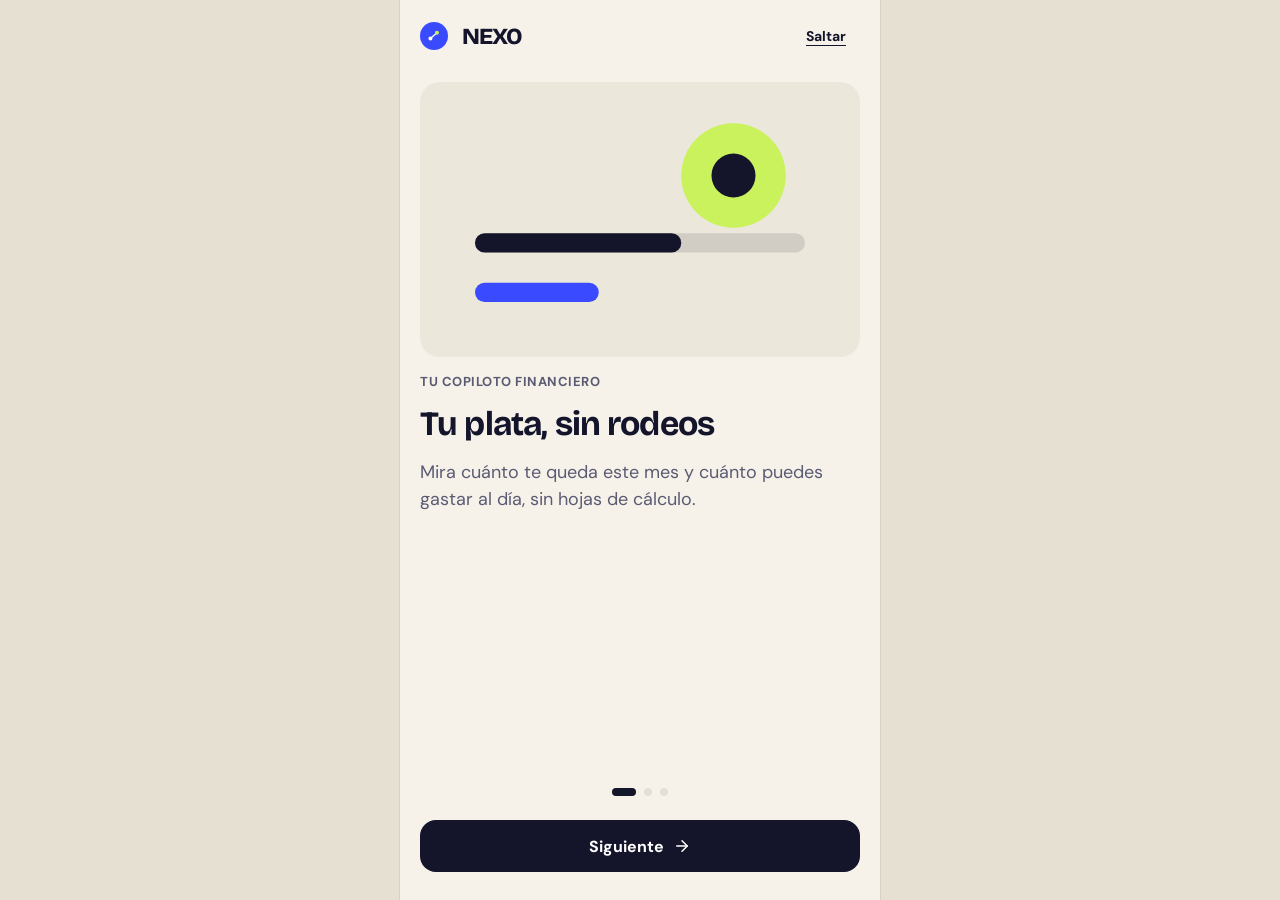
<file: disenos/prototipo.html>
<!doctype html>
<html lang="es">
  <head>
    <meta charset="UTF-8" />
    <meta name="viewport" content="width=device-width, initial-scale=1.0, viewport-fit=cover" />
    <meta name="theme-color" content="#F6F2EA" />
    <meta name="description" content="NEXO: tu dinero, pero con alguien de tu lado." />
    <title>NEXO · Tu copiloto financiero</title>
    <link rel="preconnect" href="https://fonts.googleapis.com">
    <link rel="preconnect" href="https://fonts.gstatic.com" crossorigin>
    <link href="https://fonts.googleapis.com/css2?family=Bricolage+Grotesque:opsz,wght@12..96,500;600;700;800&family=DM+Sans:wght@400;500;600;700&display=swap" rel="stylesheet">
    
    <style>:root{--paper: #F6F2EA;--sf: #FFFFFF;--ink: #14142B;--ink2: #5B5B73;--ink3: #686880;--ink-hover: #2A2A4A;--line: #E4DFD3;--sand: #ECE7DB;--outer: #E6E0D2;--lime: #C9F25C;--lime-d: #B8E23F;--lime-50: #F1FAD6;--ai: #3A4BFF;--ai-50: #E8EBFF;--ok: #0B7A55;--ok-50: #DDF1E8;--wa: #8A5600;--wa-50: #FBEBCB;--er: #C73B3F;--er-50: #FBE3E3;--cat-food: #C2561C;--cat-transport: #1F6FC2;--cat-fun: #7A3FC4;--cat-shop: #C22A66;--cat-edu: #12795F;--cat-other: #5B5B73;--bg: var(--paper);--pri: var(--ink);--pri-d: var(--ink);--pri-50: var(--sand);--pri-100: var(--line);--sec: var(--lime);--sec-50: var(--lime-50);--in: var(--ai);--in-50: var(--ai-50);--r-s: 8px;--r-m: 12px;--r-l: 16px;--r-card: 20px;--r-btn: 16px;--disp: "Bricolage Grotesque", "Segoe UI", system-ui, sans-serif;--body: "DM Sans", "Segoe UI", system-ui, sans-serif;font-family:var(--body);color:var(--ink);background:var(--paper)}:root[data-palette=coral]{--paper: #FFF5EE;--ink: #2A1038;--ink2: #66506F;--ink3: #6E5978;--ink-hover: #3E1F52;--line: #F0DDD2;--sand: #F8E6DB;--outer: #F1DDD0;--lime: #FF8F70;--lime-d: #F27A58;--lime-50: #FFE3D9;--ai: #6C4BFF;--ai-50: #ECE6FF}:root[data-palette=mar]{--paper: #EEF6F5;--ink: #0D2B33;--ink2: #4D6870;--ink3: #546F77;--ink-hover: #1C434E;--line: #D5E4E2;--sand: #E0EEEC;--outer: #D9E6E4;--lime: #7BE3C3;--lime-d: #5BD3AF;--lime-50: #D9F7EE;--ai: #2F5BFF;--ai-50: #E4EBFF}:root[data-palette=sol]{--paper: #FFFAEB;--ink: #1A1814;--ink2: #5E5846;--ink3: #655F4C;--ink-hover: #34302A;--line: #EDE4C8;--sand: #F6EDCF;--outer: #EBE2C2;--lime: #FFD23F;--lime-d: #F2C200;--lime-50: #FFF1B8;--ai: #2748FF;--ai-50: #E6EAFF}*{box-sizing:border-box}html{scroll-behavior:smooth}body{margin:0;min-width:320px;min-height:100vh;background:var(--paper);color:var(--ink);font-family:var(--body);-webkit-font-smoothing:antialiased}button,input,textarea,select{font:inherit}button{cursor:pointer}button:focus-visible,input:focus-visible,textarea:focus-visible,select:focus-visible{outline:3px solid var(--ai);outline-offset:2px}button:disabled{cursor:not-allowed;opacity:.55}a{color:inherit}.app-shell{max-width:480px;margin:0 auto;min-height:100vh;background:var(--paper);position:relative}@media(min-width:520px){body{background:var(--outer)}.app-shell{box-shadow:0 0 0 1px #d8d1bf}}.main{padding:14px 16px calc(112px + env(safe-area-inset-bottom))}.main.plain{padding-bottom:32px}.stack{display:grid;gap:16px}.row{display:flex;align-items:center;gap:12px}.spacer{flex:1}.mobile-top{display:flex;align-items:center;gap:8px;margin-bottom:18px;min-height:44px}.brand-word{font:800 23px/1 var(--disp);letter-spacing:-.04em}.icon-btn{position:relative;width:40px;height:40px;border-radius:50%;border:1.5px solid var(--line);background:var(--sf);color:var(--ink);display:grid;place-items:center}.icon-btn.active{background:var(--ink);color:#fff;border-color:var(--ink)}.dot-badge{position:absolute;top:-4px;right:-4px;min-width:18px;height:18px;padding:0 4px;border-radius:99px;background:var(--er);color:#fff;font-size:11px;font-weight:800;display:grid;place-items:center}.pro-badge{background:var(--ink);color:var(--lime);font-size:11px;font-weight:800;padding:3px 7px;border-radius:6px;letter-spacing:.06em}.streak-chip{display:inline-flex;align-items:center;gap:4px;height:36px;padding:0 12px;border:0;border-radius:99px;background:var(--lime);color:var(--ink);font-weight:800;font-size:14px}.screen-top{display:flex;align-items:center;gap:12px;margin-bottom:18px;min-height:44px}.back-btn{width:44px;height:44px;border-radius:50%;border:1.5px solid var(--line);background:var(--sf);color:var(--ink);display:grid;place-items:center;flex:none}.screen-title{font-size:22px;margin:0}.mark{--s: 42px;width:var(--s);height:var(--s);border-radius:50%;background:var(--ai);display:grid;place-items:center;flex:none}.mark svg{width:62%;height:62%}.mark.large{--s: 96px}.mark.small{--s: 28px}.eyebrow{color:var(--ink2);font-size:13px;font-weight:700;letter-spacing:.04em;text-transform:uppercase}h1,h2,h3,p{margin-top:0}h1,h2,h3{font-family:var(--disp);letter-spacing:-.025em}h1{font-size:30px;line-height:1.08;margin-bottom:12px}h2{font-size:20px;margin-bottom:8px}h3{font-size:17px;margin-bottom:6px}.muted{color:var(--ink2)}.small{font-size:13px}.money{--fs: 44px;font-family:var(--disp);font-weight:800;line-height:1.05;letter-spacing:-.04em;font-variant-numeric:tabular-nums lining-nums;display:block;white-space:nowrap;font-size:calc(min(var(--fs),12vw) * var(--k, 1))}.money.xl{--fs: 52px}.money.md{--fs: 32px}.num{font-family:var(--disp);font-weight:800;font-variant-numeric:tabular-nums;letter-spacing:-.03em;white-space:nowrap;flex:none}.row.wrap{flex-wrap:wrap;row-gap:4px}.list-row>div:nth-child(2),.row>div[style*=min-width]{min-width:0}.list-row>div:nth-child(2) b{display:block;overflow:hidden;text-overflow:ellipsis;white-space:nowrap}.card{background:var(--sf);border:1px solid var(--line);border-radius:var(--r-card);padding:18px}.card-lime{background:var(--lime);border-color:transparent}.card.tap{width:100%;text-align:left;color:inherit}.insight{background:var(--sf);border:1px solid var(--line);border-radius:var(--r-card);padding:18px 20px}.insight-title{display:flex;align-items:center;gap:9px;color:var(--ai);font-weight:700;font-size:14px;margin-bottom:10px}.insight p{font-size:17px;line-height:1.4;margin-bottom:14px}.hero-card{background:var(--ink);color:#fff;border-radius:var(--r-card);padding:24px 22px}.hero-label{font-size:14px;color:#ffffffc7;margin-bottom:6px}.hero-bar{height:8px;border-radius:99px;background:#ffffff2e;overflow:hidden;margin:18px 0 14px}.hero-bar span{display:block;height:100%;background:var(--lime);border-radius:inherit;transition:width .3s ease}.hero-bar.over span{background:#ff8a8e}.hero-meta{display:flex;justify-content:space-between;flex-wrap:wrap;gap:8px 16px;font-size:14px;color:#ffffffc7}.hero-meta b{display:block;white-space:nowrap;color:#fff;font:700 18px var(--disp);font-variant-numeric:tabular-nums;margin-top:2px}.btn{min-height:52px;border:0;border-radius:var(--r-btn);padding:0 20px;display:inline-flex;align-items:center;justify-content:center;gap:9px;font-weight:700;transition:transform .12s ease,background .2s ease}.btn:active{transform:scale(.98)}.btn.primary{color:#fff;background:var(--ink)}.btn.primary:hover{background:var(--ink-hover)}.btn.on-dark,.btn.secondary{background:var(--lime);color:var(--ink)}.btn.secondary:hover{background:var(--lime-d)}.btn.tertiary{background:var(--sf);color:var(--ink);border:1px solid var(--line)}.btn.ghost{background:transparent;color:var(--ink);text-decoration:underline;text-underline-offset:4px}.btn.danger{background:var(--er-50);color:var(--er)}.btn.full{width:100%}.btn.small-btn{min-height:42px;padding:0 14px;font-size:14px}.field{display:grid;gap:8px}.field label{font-size:14px;font-weight:700}.field-error{font-size:13px;color:var(--er);font-weight:600}.input,.textarea{width:100%;border:1.5px solid var(--line);background:var(--sf);color:var(--ink);border-radius:var(--r-btn);padding:14px 16px}.input{min-height:54px}.input:focus,.textarea:focus{border-color:var(--ink)}.input[aria-invalid=true],.textarea[aria-invalid=true]{border-color:var(--er);background:var(--er-50)}.textarea{min-height:120px;resize:vertical}.amount-wrap{display:flex;align-items:baseline;gap:8px;border-bottom:2px solid var(--ink);padding-bottom:6px}.amount-wrap span{font:800 32px var(--disp);color:var(--ink2)}.amount-input{--k: 1;width:100%;font-size:calc(min(44px,12vw) * var(--k))!important;border:0;background:transparent;font:800 44px/1.1 var(--disp);letter-spacing:-.03em;color:var(--ink);padding:0;min-width:0}.amount-input:focus-visible{outline:none}.amount-wrap:focus-within{border-color:var(--ai)}.amount-wrap.err{border-color:var(--er)}.chips{display:flex;flex-wrap:wrap;gap:8px}.chips.scroll{flex-wrap:nowrap;overflow-x:auto;padding-bottom:4px;margin:0 -16px;padding-left:16px;padding-right:16px;scrollbar-width:none}.chips.scroll::-webkit-scrollbar{display:none}.chip{display:inline-flex;align-items:center;gap:8px;height:40px;padding:0 16px;border-radius:99px;background:var(--sf);border:1.5px solid var(--line);font-weight:600;font-size:14px;color:var(--ink);white-space:nowrap;flex:none}.chip.on{background:var(--lime);border-color:var(--ink)}.input-modes{display:grid;grid-template-columns:1fr 1fr;gap:8px}.input-modes:has(>:only-child){grid-template-columns:1fr}.mode-btn{min-height:52px;border-radius:14px;border:1.5px solid var(--line);background:var(--sf);color:var(--ink);font-weight:700;display:inline-flex;align-items:center;justify-content:center;gap:8px;padding:0 12px}.mode-btn:first-child:not(:only-child){background:var(--ink);border-color:var(--ink);color:var(--lime)}.mode-btn.live{background:var(--er);border-color:var(--er);color:#fff}.eye-btn{position:relative;width:32px;height:32px;padding:0;border:0;border-radius:50%;background:transparent;color:inherit;display:inline-grid;place-items:center}.eye-btn:after{content:"";position:absolute;top:-8px;right:-8px;bottom:-8px;left:-8px}.tabs{display:grid;grid-template-columns:1fr 1fr;padding:4px;background:var(--sand);border-radius:14px;gap:4px}.tab{border:0;background:transparent;height:42px;border-radius:10px;font-weight:700;color:var(--ink2);display:inline-flex;align-items:center;justify-content:center;gap:8px}.tab.on{background:var(--sf);color:var(--ink)}.alert{display:flex;gap:12px;align-items:flex-start;padding:14px 16px;border-radius:var(--r-l);font-size:14px;font-weight:600}.alert.warn{background:var(--wa-50);color:var(--wa)}.alert.err{background:var(--er-50);color:var(--er)}.alert.ok{background:var(--ok-50);color:var(--ok)}.progress{height:6px;border-radius:99px;background:var(--line);overflow:hidden;flex:1}.progress>span{display:block;height:100%;background:var(--ink);border-radius:inherit;transition:width .2s ease}.bar{height:10px;border-radius:99px;background:var(--line);overflow:hidden}.bar span{display:block;height:100%;border-radius:inherit;background:var(--ink);transition:width .3s ease}.bar.lime span{background:var(--lime);box-shadow:inset 0 0 0 1.5px var(--ink)}.list{display:grid;gap:0}.list-row{display:flex;align-items:center;gap:12px;padding:13px 0;border-bottom:1px solid var(--line)}.list-row:last-child{border-bottom:0}.group-title{font-size:13px;font-weight:700;color:var(--ink2);text-transform:uppercase;letter-spacing:.04em;margin:4px 0 -4px}.icon-tile{width:44px;height:44px;flex:none;border-radius:13px;background:var(--sand);color:var(--ink);display:grid;place-items:center}.icon-tile.lime{background:var(--lime)}.icon-tile.sm{width:36px;height:36px;border-radius:11px}.icon-tile[data-cat]{background:color-mix(in srgb,var(--c) 14%,#fff);color:var(--c)}.icon-tile[data-cat=Comida]{--c: var(--cat-food)}.icon-tile[data-cat=Transporte]{--c: var(--cat-transport)}.icon-tile[data-cat=Salidas]{--c: var(--cat-fun)}.icon-tile[data-cat=Compras]{--c: var(--cat-shop)}.icon-tile[data-cat=Educación]{--c: var(--cat-edu)}.icon-tile[data-cat=Otro]{--c: var(--cat-other)}.pill{display:inline-flex;align-items:center;gap:6px;padding:5px 10px;border-radius:99px;background:var(--lime);color:var(--ink);font-size:12px;font-weight:700}.pill.dark{background:var(--ink);color:#fff}.pill.soft{background:var(--sand)}.empty{text-align:center;padding:30px 20px;border:1.5px dashed var(--line);border-radius:var(--r-card);color:var(--ink2)}.success-mark{width:72px;height:72px;border-radius:50%;background:var(--lime);display:grid;place-items:center;margin:8px auto 0}.streak-days{display:grid;grid-template-columns:repeat(7,1fr);gap:6px;margin-top:14px;text-align:center}.streak-day{display:grid;gap:6px;justify-items:center;font-size:12px;font-weight:700}.streak-dot{width:26px;height:26px;border-radius:50%;border:2px solid var(--ink);display:grid;place-items:center}.streak-day.on .streak-dot{background:var(--ink);color:var(--lime)}.streak-day.today .streak-dot{border-style:dashed}.reward{display:flex;gap:14px;align-items:flex-start}.reward.locked{opacity:.72}.onb{min-height:100vh;padding:14px 20px 28px;display:flex;flex-direction:column}.onb-top{display:flex;align-items:center;gap:14px;min-height:44px}.onb-body{flex:1;display:flex;flex-direction:column;gap:16px;padding-top:12px}.illus{width:100%;aspect-ratio:16 / 10;border-radius:var(--r-card);background:var(--sand);display:grid;place-items:center;overflow:hidden;margin-top:12px}.illus svg{width:100%;height:100%}.dots{display:flex;gap:8px;justify-content:center;margin:4px 0 8px}.dots i{width:8px;height:8px;border-radius:50%;background:var(--line)}.dots i.on{background:var(--ink);width:24px;border-radius:99px}.welcome-title{font-size:34px}.chat{display:grid;gap:12px}.bubble{max-width:86%;padding:12px 14px;border-radius:18px;line-height:1.45;font-size:16px}.bubble.you{justify-self:end;background:var(--ink);color:#fff;border-bottom-right-radius:6px}.bubble.nexo{justify-self:start;background:var(--sf);border:1px solid var(--line);border-bottom-left-radius:6px;max-width:94%}.bubble-hd{display:flex;align-items:center;gap:8px;font-size:13px;font-weight:700;color:var(--ai);margin-bottom:6px}.bubble-src{font-size:12px;color:var(--ink2);margin-top:8px}.typing{display:inline-flex;gap:5px;padding:4px 2px}.typing i{width:7px;height:7px;border-radius:50%;background:var(--ink2);animation:blink 1s infinite ease-in-out}.typing i:nth-child(2){animation-delay:.15s}.typing i:nth-child(3){animation-delay:.3s}@keyframes blink{0%,80%,to{opacity:.25}40%{opacity:1}}.composer{position:sticky;bottom:calc(86px + env(safe-area-inset-bottom));display:flex;gap:8px;padding:10px 0 0;background:var(--paper)}.composer .input{min-height:48px;border-radius:99px}.send-btn{width:48px;height:48px;flex:none;border-radius:50%;border:0;background:var(--ink);color:var(--lime);display:grid;place-items:center}.mic-btn{width:96px;height:96px;border-radius:50%;border:0;background:var(--ink);color:var(--lime);display:grid;place-items:center;margin:8px auto}.mic-btn.live{background:var(--er);color:#fff}.search{position:relative}.search svg{position:absolute;left:16px;top:50%;transform:translateY(-50%);color:var(--ink2)}.search .input{padding-left:44px}.post-meta{display:flex;align-items:center;gap:8px;color:var(--ink2);font-size:13px;flex-wrap:wrap}.avatar{width:30px;height:30px;display:grid;place-items:center;border-radius:50%;background:var(--lime);color:var(--ink);font-weight:800;font-size:13px;flex:none}.helpful{border:1.5px solid var(--line);background:var(--sf);color:var(--ink);height:36px;padding:0 12px;border-radius:99px;display:inline-flex;align-items:center;gap:6px;font-weight:700;font-size:13px}.helpful.on{background:var(--lime);border-color:var(--ink)}.answer{padding:14px 0;border-bottom:1px solid var(--line);display:grid;gap:8px}.answer:last-child{border-bottom:0}.toast-zone{position:fixed;left:0;right:0;bottom:calc(96px + env(safe-area-inset-bottom));display:flex;justify-content:center;pointer-events:none;z-index:30;padding:0 16px}.toast{background:var(--ink);color:#fff;padding:12px 18px;border-radius:14px;font-weight:600;font-size:14px;max-width:420px;pointer-events:auto;display:flex;align-items:center;gap:14px}.toast-act{border:0;background:transparent;color:var(--lime);font-weight:800;font-size:14px;text-decoration:underline;text-underline-offset:3px;padding:8px 4px}.mobile-nav{position:fixed;left:50%;transform:translate(-50%);width:min(100%,480px);bottom:0;z-index:10;display:grid;grid-template-columns:repeat(5,1fr);padding:8px 6px calc(8px + env(safe-area-inset-bottom));background:var(--paper);border-top:1px solid var(--line)}.mobile-nav button{border:0;background:transparent;color:var(--ink2);display:flex;flex-direction:column;align-items:center;justify-content:center;gap:4px;font-size:11px;font-weight:700;padding:2px 0;min-height:52px}.mobile-nav .nav-ico{width:52px;height:30px;border-radius:99px;display:grid;place-items:center}.mobile-nav button.active{color:var(--ink)}.mobile-nav button.active .nav-ico{background:var(--lime)}.mobile-nav .nav-mark{display:block;margin-top:-18px;border-radius:50%;box-shadow:0 0 0 4px var(--paper)}.mobile-nav .nav-mark .mark{--s: 46px}@media(prefers-reduced-motion:reduce){*,*:before,*:after{animation:none!important;transition:none!important;scroll-behavior:auto!important}}.pal-opt{display:flex;align-items:center;gap:12px;padding:12px;border:1.5px solid var(--line);border-radius:16px;background:var(--paper);color:var(--ink);text-align:left;width:100%}.pal-opt[aria-pressed=true]{border-color:var(--ink)}.pal-sw{display:flex}.pal-sw i{width:22px;height:22px;border-radius:50%;border:2px solid #fff;margin-left:-6px;box-shadow:0 0 0 1px #0000001f}.pal-sw i:first-child{margin-left:0}.help-btn{position:relative;width:24px;height:24px;margin-left:8px;padding:0;border-radius:50%;border:1.5px solid currentColor;background:transparent;color:inherit;font-weight:800;font-size:13px;line-height:1;display:inline-grid;place-items:center;vertical-align:middle}.help-btn:after{content:"";position:absolute;top:-10px;right:-10px;bottom:-10px;left:-10px}.help-note{margin-top:12px;padding:12px 14px;border-radius:14px;background:var(--lime-50);color:var(--ink);font-size:14px;line-height:1.45;text-align:left;font-weight:500}.help-note.on-dark{background:#ffffff1f;color:#fff}.card-lime .help-note{background:#ffffff9e}.row-btn{width:100%;border:0;background:transparent;text-align:left;color:inherit;font:inherit;cursor:pointer;border-bottom:1px solid var(--line)}.list-row.row-btn:last-child{border-bottom:0}.chev{color:var(--ink2);flex:none}.persist-banner{padding:12px 16px 0}.main .persist-banner{padding:0 0 14px}
</style>
  </head>
  <body>
    <div id="root"></div>
  <script type="module">(function(){const u=document.createElement("link").relList;if(u&&u.supports&&u.supports("modulepreload"))return;for(const m of document.querySelectorAll('link[rel="modulepreload"]'))v(m);new MutationObserver(m=>{for(const y of m)if(y.type==="childList")for(const w of y.addedNodes)w.tagName==="LINK"&&w.rel==="modulepreload"&&v(w)}).observe(document,{childList:!0,subtree:!0});function i(m){const y={};return m.integrity&&(y.integrity=m.integrity),m.referrerPolicy&&(y.referrerPolicy=m.referrerPolicy),m.crossOrigin==="use-credentials"?y.credentials="include":m.crossOrigin==="anonymous"?y.credentials="omit":y.credentials="same-origin",y}function v(m){if(m.ep)return;m.ep=!0;const y=i(m);fetch(m.href,y)}})();function Bf(c){return c&&c.__esModule&&Object.prototype.hasOwnProperty.call(c,"default")?c.default:c}var Xa={exports:{}},Or={},Ya={exports:{}},b={};/**
 * @license React
 * react.production.min.js
 *
 * Copyright (c) Facebook, Inc. and its affiliates.
 *
 * This source code is licensed under the MIT license found in the
 * LICENSE file in the root directory of this source tree.
 */var rc;function Hf(){if(rc)return b;rc=1;var c=Symbol.for("react.element"),u=Symbol.for("react.portal"),i=Symbol.for("react.fragment"),v=Symbol.for("react.strict_mode"),m=Symbol.for("react.profiler"),y=Symbol.for("react.provider"),w=Symbol.for("react.context"),M=Symbol.for("react.forward_ref"),R=Symbol.for("react.suspense"),j=Symbol.for("react.memo"),P=Symbol.for("react.lazy"),A=Symbol.iterator;function _(h){return h===null||typeof h!="object"?null:(h=A&&h[A]||h["@@iterator"],typeof h=="function"?h:null)}var F={isMounted:function(){return!1},enqueueForceUpdate:function(){},enqueueReplaceState:function(){},enqueueSetState:function(){}},re=Object.assign,J={};function H(h,N,Z){this.props=h,this.context=N,this.refs=J,this.updater=Z||F}H.prototype.isReactComponent={},H.prototype.setState=function(h,N){if(typeof h!="object"&&typeof h!="function"&&h!=null)throw Error("setState(...): takes an object of state variables to update or a function which returns an object of state variables.");this.updater.enqueueSetState(this,h,N,"setState")},H.prototype.forceUpdate=function(h){this.updater.enqueueForceUpdate(this,h,"forceUpdate")};function se(){}se.prototype=H.prototype;function ke(h,N,Z){this.props=h,this.context=N,this.refs=J,this.updater=Z||F}var Se=ke.prototype=new se;Se.constructor=ke,re(Se,H.prototype),Se.isPureReactComponent=!0;var he=Array.isArray,Pe=Object.prototype.hasOwnProperty,Y={current:null},fe={key:!0,ref:!0,__self:!0,__source:!0};function Ce(h,N,Z){var ee,ae={},oe=null,pe=null;if(N!=null)for(ee in N.ref!==void 0&&(pe=N.ref),N.key!==void 0&&(oe=""+N.key),N)Pe.call(N,ee)&&!fe.hasOwnProperty(ee)&&(ae[ee]=N[ee]);var ce=arguments.length-2;if(ce===1)ae.children=Z;else if(1<ce){for(var ge=Array(ce),et=0;et<ce;et++)ge[et]=arguments[et+2];ae.children=ge}if(h&&h.defaultProps)for(ee in ce=h.defaultProps,ce)ae[ee]===void 0&&(ae[ee]=ce[ee]);return{$$typeof:c,type:h,key:oe,ref:pe,props:ae,_owner:Y.current}}function mt(h,N){return{$$typeof:c,type:h.type,key:N,ref:h.ref,props:h.props,_owner:h._owner}}function ht(h){return typeof h=="object"&&h!==null&&h.$$typeof===c}function Mt(h){var N={"=":"=0",":":"=2"};return"$"+h.replace(/[=:]/g,function(Z){return N[Z]})}var st=/\/+/g;function Be(h,N){return typeof h=="object"&&h!==null&&h.key!=null?Mt(""+h.key):N.toString(36)}function be(h,N,Z,ee,ae){var oe=typeof h;(oe==="undefined"||oe==="boolean")&&(h=null);var pe=!1;if(h===null)pe=!0;else switch(oe){case"string":case"number":pe=!0;break;case"object":switch(h.$$typeof){case c:case u:pe=!0}}if(pe)return pe=h,ae=ae(pe),h=ee===""?"."+Be(pe,0):ee,he(ae)?(Z="",h!=null&&(Z=h.replace(st,"$&/")+"/"),be(ae,N,Z,"",function(et){return et})):ae!=null&&(ht(ae)&&(ae=mt(ae,Z+(!ae.key||pe&&pe.key===ae.key?"":(""+ae.key).replace(st,"$&/")+"/")+h)),N.push(ae)),1;if(pe=0,ee=ee===""?".":ee+":",he(h))for(var ce=0;ce<h.length;ce++){oe=h[ce];var ge=ee+Be(oe,ce);pe+=be(oe,N,Z,ge,ae)}else if(ge=_(h),typeof ge=="function")for(h=ge.call(h),ce=0;!(oe=h.next()).done;)oe=oe.value,ge=ee+Be(oe,ce++),pe+=be(oe,N,Z,ge,ae);else if(oe==="object")throw N=String(h),Error("Objects are not valid as a React child (found: "+(N==="[object Object]"?"object with keys {"+Object.keys(h).join(", ")+"}":N)+"). If you meant to render a collection of children, use an array instead.");return pe}function at(h,N,Z){if(h==null)return h;var ee=[],ae=0;return be(h,ee,"","",function(oe){return N.call(Z,oe,ae++)}),ee}function $(h){if(h._status===-1){var N=h._result;N=N(),N.then(function(Z){(h._status===0||h._status===-1)&&(h._status=1,h._result=Z)},function(Z){(h._status===0||h._status===-1)&&(h._status=2,h._result=Z)}),h._status===-1&&(h._status=0,h._result=N)}if(h._status===1)return h._result.default;throw h._result}var q={current:null},z={transition:null},W={ReactCurrentDispatcher:q,ReactCurrentBatchConfig:z,ReactCurrentOwner:Y};function O(){throw Error("act(...) is not supported in production builds of React.")}return b.Children={map:at,forEach:function(h,N,Z){at(h,function(){N.apply(this,arguments)},Z)},count:function(h){var N=0;return at(h,function(){N++}),N},toArray:function(h){return at(h,function(N){return N})||[]},only:function(h){if(!ht(h))throw Error("React.Children.only expected to receive a single React element child.");return h}},b.Component=H,b.Fragment=i,b.Profiler=m,b.PureComponent=ke,b.StrictMode=v,b.Suspense=R,b.__SECRET_INTERNALS_DO_NOT_USE_OR_YOU_WILL_BE_FIRED=W,b.act=O,b.cloneElement=function(h,N,Z){if(h==null)throw Error("React.cloneElement(...): The argument must be a React element, but you passed "+h+".");var ee=re({},h.props),ae=h.key,oe=h.ref,pe=h._owner;if(N!=null){if(N.ref!==void 0&&(oe=N.ref,pe=Y.current),N.key!==void 0&&(ae=""+N.key),h.type&&h.type.defaultProps)var ce=h.type.defaultProps;for(ge in N)Pe.call(N,ge)&&!fe.hasOwnProperty(ge)&&(ee[ge]=N[ge]===void 0&&ce!==void 0?ce[ge]:N[ge])}var ge=arguments.length-2;if(ge===1)ee.children=Z;else if(1<ge){ce=Array(ge);for(var et=0;et<ge;et++)ce[et]=arguments[et+2];ee.children=ce}return{$$typeof:c,type:h.type,key:ae,ref:oe,props:ee,_owner:pe}},b.createContext=function(h){return h={$$typeof:w,_currentValue:h,_currentValue2:h,_threadCount:0,Provider:null,Consumer:null,_defaultValue:null,_globalName:null},h.Provider={$$typeof:y,_context:h},h.Consumer=h},b.createElement=Ce,b.createFactory=function(h){var N=Ce.bind(null,h);return N.type=h,N},b.createRef=function(){return{current:null}},b.forwardRef=function(h){return{$$typeof:M,render:h}},b.isValidElement=ht,b.lazy=function(h){return{$$typeof:P,_payload:{_status:-1,_result:h},_init:$}},b.memo=function(h,N){return{$$typeof:j,type:h,compare:N===void 0?null:N}},b.startTransition=function(h){var N=z.transition;z.transition={};try{h()}finally{z.transition=N}},b.unstable_act=O,b.useCallback=function(h,N){return q.current.useCallback(h,N)},b.useContext=function(h){return q.current.useContext(h)},b.useDebugValue=function(){},b.useDeferredValue=function(h){return q.current.useDeferredValue(h)},b.useEffect=function(h,N){return q.current.useEffect(h,N)},b.useId=function(){return q.current.useId()},b.useImperativeHandle=function(h,N,Z){return q.current.useImperativeHandle(h,N,Z)},b.useInsertionEffect=function(h,N){return q.current.useInsertionEffect(h,N)},b.useLayoutEffect=function(h,N){return q.current.useLayoutEffect(h,N)},b.useMemo=function(h,N){return q.current.useMemo(h,N)},b.useReducer=function(h,N,Z){return q.current.useReducer(h,N,Z)},b.useRef=function(h){return q.current.useRef(h)},b.useState=function(h){return q.current.useState(h)},b.useSyncExternalStore=function(h,N,Z){return q.current.useSyncExternalStore(h,N,Z)},b.useTransition=function(){return q.current.useTransition()},b.version="18.3.1",b}var lc;function no(){return lc||(lc=1,Ya.exports=Hf()),Ya.exports}/**
 * @license React
 * react-jsx-runtime.production.min.js
 *
 * Copyright (c) Facebook, Inc. and its affiliates.
 *
 * This source code is licensed under the MIT license found in the
 * LICENSE file in the root directory of this source tree.
 */var sc;function Wf(){if(sc)return Or;sc=1;var c=no(),u=Symbol.for("react.element"),i=Symbol.for("react.fragment"),v=Object.prototype.hasOwnProperty,m=c.__SECRET_INTERNALS_DO_NOT_USE_OR_YOU_WILL_BE_FIRED.ReactCurrentOwner,y={key:!0,ref:!0,__self:!0,__source:!0};function w(M,R,j){var P,A={},_=null,F=null;j!==void 0&&(_=""+j),R.key!==void 0&&(_=""+R.key),R.ref!==void 0&&(F=R.ref);for(P in R)v.call(R,P)&&!y.hasOwnProperty(P)&&(A[P]=R[P]);if(M&&M.defaultProps)for(P in R=M.defaultProps,R)A[P]===void 0&&(A[P]=R[P]);return{$$typeof:u,type:M,key:_,ref:F,props:A,_owner:m.current}}return Or.Fragment=i,Or.jsx=w,Or.jsxs=w,Or}var ac;function Qf(){return ac||(ac=1,Xa.exports=Wf()),Xa.exports}var a=Qf(),L=no();const Gf=Bf(L);var Xl={},Za={exports:{}},Je={},Ja={exports:{}},ba={};/**
 * @license React
 * scheduler.production.min.js
 *
 * Copyright (c) Facebook, Inc. and its affiliates.
 *
 * This source code is licensed under the MIT license found in the
 * LICENSE file in the root directory of this source tree.
 */var oc;function qf(){return oc||(oc=1,(function(c){function u(z,W){var O=z.length;z.push(W);e:for(;0<O;){var h=O-1>>>1,N=z[h];if(0<m(N,W))z[h]=W,z[O]=N,O=h;else break e}}function i(z){return z.length===0?null:z[0]}function v(z){if(z.length===0)return null;var W=z[0],O=z.pop();if(O!==W){z[0]=O;e:for(var h=0,N=z.length,Z=N>>>1;h<Z;){var ee=2*(h+1)-1,ae=z[ee],oe=ee+1,pe=z[oe];if(0>m(ae,O))oe<N&&0>m(pe,ae)?(z[h]=pe,z[oe]=O,h=oe):(z[h]=ae,z[ee]=O,h=ee);else if(oe<N&&0>m(pe,O))z[h]=pe,z[oe]=O,h=oe;else break e}}return W}function m(z,W){var O=z.sortIndex-W.sortIndex;return O!==0?O:z.id-W.id}if(typeof performance=="object"&&typeof performance.now=="function"){var y=performance;c.unstable_now=function(){return y.now()}}else{var w=Date,M=w.now();c.unstable_now=function(){return w.now()-M}}var R=[],j=[],P=1,A=null,_=3,F=!1,re=!1,J=!1,H=typeof setTimeout=="function"?setTimeout:null,se=typeof clearTimeout=="function"?clearTimeout:null,ke=typeof setImmediate<"u"?setImmediate:null;typeof navigator<"u"&&navigator.scheduling!==void 0&&navigator.scheduling.isInputPending!==void 0&&navigator.scheduling.isInputPending.bind(navigator.scheduling);function Se(z){for(var W=i(j);W!==null;){if(W.callback===null)v(j);else if(W.startTime<=z)v(j),W.sortIndex=W.expirationTime,u(R,W);else break;W=i(j)}}function he(z){if(J=!1,Se(z),!re)if(i(R)!==null)re=!0,$(Pe);else{var W=i(j);W!==null&&q(he,W.startTime-z)}}function Pe(z,W){re=!1,J&&(J=!1,se(Ce),Ce=-1),F=!0;var O=_;try{for(Se(W),A=i(R);A!==null&&(!(A.expirationTime>W)||z&&!Mt());){var h=A.callback;if(typeof h=="function"){A.callback=null,_=A.priorityLevel;var N=h(A.expirationTime<=W);W=c.unstable_now(),typeof N=="function"?A.callback=N:A===i(R)&&v(R),Se(W)}else v(R);A=i(R)}if(A!==null)var Z=!0;else{var ee=i(j);ee!==null&&q(he,ee.startTime-W),Z=!1}return Z}finally{A=null,_=O,F=!1}}var Y=!1,fe=null,Ce=-1,mt=5,ht=-1;function Mt(){return!(c.unstable_now()-ht<mt)}function st(){if(fe!==null){var z=c.unstable_now();ht=z;var W=!0;try{W=fe(!0,z)}finally{W?Be():(Y=!1,fe=null)}}else Y=!1}var Be;if(typeof ke=="function")Be=function(){ke(st)};else if(typeof MessageChannel<"u"){var be=new MessageChannel,at=be.port2;be.port1.onmessage=st,Be=function(){at.postMessage(null)}}else Be=function(){H(st,0)};function $(z){fe=z,Y||(Y=!0,Be())}function q(z,W){Ce=H(function(){z(c.unstable_now())},W)}c.unstable_IdlePriority=5,c.unstable_ImmediatePriority=1,c.unstable_LowPriority=4,c.unstable_NormalPriority=3,c.unstable_Profiling=null,c.unstable_UserBlockingPriority=2,c.unstable_cancelCallback=function(z){z.callback=null},c.unstable_continueExecution=function(){re||F||(re=!0,$(Pe))},c.unstable_forceFrameRate=function(z){0>z||125<z?console.error("forceFrameRate takes a positive int between 0 and 125, forcing frame rates higher than 125 fps is not supported"):mt=0<z?Math.floor(1e3/z):5},c.unstable_getCurrentPriorityLevel=function(){return _},c.unstable_getFirstCallbackNode=function(){return i(R)},c.unstable_next=function(z){switch(_){case 1:case 2:case 3:var W=3;break;default:W=_}var O=_;_=W;try{return z()}finally{_=O}},c.unstable_pauseExecution=function(){},c.unstable_requestPaint=function(){},c.unstable_runWithPriority=function(z,W){switch(z){case 1:case 2:case 3:case 4:case 5:break;default:z=3}var O=_;_=z;try{return W()}finally{_=O}},c.unstable_scheduleCallback=function(z,W,O){var h=c.unstable_now();switch(typeof O=="object"&&O!==null?(O=O.delay,O=typeof O=="number"&&0<O?h+O:h):O=h,z){case 1:var N=-1;break;case 2:N=250;break;case 5:N=1073741823;break;case 4:N=1e4;break;default:N=5e3}return N=O+N,z={id:P++,callback:W,priorityLevel:z,startTime:O,expirationTime:N,sortIndex:-1},O>h?(z.sortIndex=O,u(j,z),i(R)===null&&z===i(j)&&(J?(se(Ce),Ce=-1):J=!0,q(he,O-h))):(z.sortIndex=N,u(R,z),re||F||(re=!0,$(Pe))),z},c.unstable_shouldYield=Mt,c.unstable_wrapCallback=function(z){var W=_;return function(){var O=_;_=W;try{return z.apply(this,arguments)}finally{_=O}}}})(ba)),ba}var ic;function Kf(){return ic||(ic=1,Ja.exports=qf()),Ja.exports}/**
 * @license React
 * react-dom.production.min.js
 *
 * Copyright (c) Facebook, Inc. and its affiliates.
 *
 * This source code is licensed under the MIT license found in the
 * LICENSE file in the root directory of this source tree.
 */var uc;function Xf(){if(uc)return Je;uc=1;var c=no(),u=Kf();function i(e){for(var t="https://reactjs.org/docs/error-decoder.html?invariant="+e,n=1;n<arguments.length;n++)t+="&args[]="+encodeURIComponent(arguments[n]);return"Minified React error #"+e+"; visit "+t+" for the full message or use the non-minified dev environment for full errors and additional helpful warnings."}var v=new Set,m={};function y(e,t){w(e,t),w(e+"Capture",t)}function w(e,t){for(m[e]=t,e=0;e<t.length;e++)v.add(t[e])}var M=!(typeof window>"u"||typeof window.document>"u"||typeof window.document.createElement>"u"),R=Object.prototype.hasOwnProperty,j=/^[:A-Z_a-z\u00C0-\u00D6\u00D8-\u00F6\u00F8-\u02FF\u0370-\u037D\u037F-\u1FFF\u200C-\u200D\u2070-\u218F\u2C00-\u2FEF\u3001-\uD7FF\uF900-\uFDCF\uFDF0-\uFFFD][:A-Z_a-z\u00C0-\u00D6\u00D8-\u00F6\u00F8-\u02FF\u0370-\u037D\u037F-\u1FFF\u200C-\u200D\u2070-\u218F\u2C00-\u2FEF\u3001-\uD7FF\uF900-\uFDCF\uFDF0-\uFFFD\-.0-9\u00B7\u0300-\u036F\u203F-\u2040]*$/,P={},A={};function _(e){return R.call(A,e)?!0:R.call(P,e)?!1:j.test(e)?A[e]=!0:(P[e]=!0,!1)}function F(e,t,n,r){if(n!==null&&n.type===0)return!1;switch(typeof t){case"function":case"symbol":return!0;case"boolean":return r?!1:n!==null?!n.acceptsBooleans:(e=e.toLowerCase().slice(0,5),e!=="data-"&&e!=="aria-");default:return!1}}function re(e,t,n,r){if(t===null||typeof t>"u"||F(e,t,n,r))return!0;if(r)return!1;if(n!==null)switch(n.type){case 3:return!t;case 4:return t===!1;case 5:return isNaN(t);case 6:return isNaN(t)||1>t}return!1}function J(e,t,n,r,l,s,o){this.acceptsBooleans=t===2||t===3||t===4,this.attributeName=r,this.attributeNamespace=l,this.mustUseProperty=n,this.propertyName=e,this.type=t,this.sanitizeURL=s,this.removeEmptyString=o}var H={};"children dangerouslySetInnerHTML defaultValue defaultChecked innerHTML suppressContentEditableWarning suppressHydrationWarning style".split(" ").forEach(function(e){H[e]=new J(e,0,!1,e,null,!1,!1)}),[["acceptCharset","accept-charset"],["className","class"],["htmlFor","for"],["httpEquiv","http-equiv"]].forEach(function(e){var t=e[0];H[t]=new J(t,1,!1,e[1],null,!1,!1)}),["contentEditable","draggable","spellCheck","value"].forEach(function(e){H[e]=new J(e,2,!1,e.toLowerCase(),null,!1,!1)}),["autoReverse","externalResourcesRequired","focusable","preserveAlpha"].forEach(function(e){H[e]=new J(e,2,!1,e,null,!1,!1)}),"allowFullScreen async autoFocus autoPlay controls default defer disabled disablePictureInPicture disableRemotePlayback formNoValidate hidden loop noModule noValidate open playsInline readOnly required reversed scoped seamless itemScope".split(" ").forEach(function(e){H[e]=new J(e,3,!1,e.toLowerCase(),null,!1,!1)}),["checked","multiple","muted","selected"].forEach(function(e){H[e]=new J(e,3,!0,e,null,!1,!1)}),["capture","download"].forEach(function(e){H[e]=new J(e,4,!1,e,null,!1,!1)}),["cols","rows","size","span"].forEach(function(e){H[e]=new J(e,6,!1,e,null,!1,!1)}),["rowSpan","start"].forEach(function(e){H[e]=new J(e,5,!1,e.toLowerCase(),null,!1,!1)});var se=/[\-:]([a-z])/g;function ke(e){return e[1].toUpperCase()}"accent-height alignment-baseline arabic-form baseline-shift cap-height clip-path clip-rule color-interpolation color-interpolation-filters color-profile color-rendering dominant-baseline enable-background fill-opacity fill-rule flood-color flood-opacity font-family font-size font-size-adjust font-stretch font-style font-variant font-weight glyph-name glyph-orientation-horizontal glyph-orientation-vertical horiz-adv-x horiz-origin-x image-rendering letter-spacing lighting-color marker-end marker-mid marker-start overline-position overline-thickness paint-order panose-1 pointer-events rendering-intent shape-rendering stop-color stop-opacity strikethrough-position strikethrough-thickness stroke-dasharray stroke-dashoffset stroke-linecap stroke-linejoin stroke-miterlimit stroke-opacity stroke-width text-anchor text-decoration text-rendering underline-position underline-thickness unicode-bidi unicode-range units-per-em v-alphabetic v-hanging v-ideographic v-mathematical vector-effect vert-adv-y vert-origin-x vert-origin-y word-spacing writing-mode xmlns:xlink x-height".split(" ").forEach(function(e){var t=e.replace(se,ke);H[t]=new J(t,1,!1,e,null,!1,!1)}),"xlink:actuate xlink:arcrole xlink:role xlink:show xlink:title xlink:type".split(" ").forEach(function(e){var t=e.replace(se,ke);H[t]=new J(t,1,!1,e,"http://www.w3.org/1999/xlink",!1,!1)}),["xml:base","xml:lang","xml:space"].forEach(function(e){var t=e.replace(se,ke);H[t]=new J(t,1,!1,e,"http://www.w3.org/XML/1998/namespace",!1,!1)}),["tabIndex","crossOrigin"].forEach(function(e){H[e]=new J(e,1,!1,e.toLowerCase(),null,!1,!1)}),H.xlinkHref=new J("xlinkHref",1,!1,"xlink:href","http://www.w3.org/1999/xlink",!0,!1),["src","href","action","formAction"].forEach(function(e){H[e]=new J(e,1,!1,e.toLowerCase(),null,!0,!0)});function Se(e,t,n,r){var l=H.hasOwnProperty(t)?H[t]:null;(l!==null?l.type!==0:r||!(2<t.length)||t[0]!=="o"&&t[0]!=="O"||t[1]!=="n"&&t[1]!=="N")&&(re(t,n,l,r)&&(n=null),r||l===null?_(t)&&(n===null?e.removeAttribute(t):e.setAttribute(t,""+n)):l.mustUseProperty?e[l.propertyName]=n===null?l.type===3?!1:"":n:(t=l.attributeName,r=l.attributeNamespace,n===null?e.removeAttribute(t):(l=l.type,n=l===3||l===4&&n===!0?"":""+n,r?e.setAttributeNS(r,t,n):e.setAttribute(t,n))))}var he=c.__SECRET_INTERNALS_DO_NOT_USE_OR_YOU_WILL_BE_FIRED,Pe=Symbol.for("react.element"),Y=Symbol.for("react.portal"),fe=Symbol.for("react.fragment"),Ce=Symbol.for("react.strict_mode"),mt=Symbol.for("react.profiler"),ht=Symbol.for("react.provider"),Mt=Symbol.for("react.context"),st=Symbol.for("react.forward_ref"),Be=Symbol.for("react.suspense"),be=Symbol.for("react.suspense_list"),at=Symbol.for("react.memo"),$=Symbol.for("react.lazy"),q=Symbol.for("react.offscreen"),z=Symbol.iterator;function W(e){return e===null||typeof e!="object"?null:(e=z&&e[z]||e["@@iterator"],typeof e=="function"?e:null)}var O=Object.assign,h;function N(e){if(h===void 0)try{throw Error()}catch(n){var t=n.stack.trim().match(/\n( *(at )?)/);h=t&&t[1]||""}return`
`+h+e}var Z=!1;function ee(e,t){if(!e||Z)return"";Z=!0;var n=Error.prepareStackTrace;Error.prepareStackTrace=void 0;try{if(t)if(t=function(){throw Error()},Object.defineProperty(t.prototype,"props",{set:function(){throw Error()}}),typeof Reflect=="object"&&Reflect.construct){try{Reflect.construct(t,[])}catch(k){var r=k}Reflect.construct(e,[],t)}else{try{t.call()}catch(k){r=k}e.call(t.prototype)}else{try{throw Error()}catch(k){r=k}e()}}catch(k){if(k&&r&&typeof k.stack=="string"){for(var l=k.stack.split(`
`),s=r.stack.split(`
`),o=l.length-1,d=s.length-1;1<=o&&0<=d&&l[o]!==s[d];)d--;for(;1<=o&&0<=d;o--,d--)if(l[o]!==s[d]){if(o!==1||d!==1)do if(o--,d--,0>d||l[o]!==s[d]){var f=`
`+l[o].replace(" at new "," at ");return e.displayName&&f.includes("<anonymous>")&&(f=f.replace("<anonymous>",e.displayName)),f}while(1<=o&&0<=d);break}}}finally{Z=!1,Error.prepareStackTrace=n}return(e=e?e.displayName||e.name:"")?N(e):""}function ae(e){switch(e.tag){case 5:return N(e.type);case 16:return N("Lazy");case 13:return N("Suspense");case 19:return N("SuspenseList");case 0:case 2:case 15:return e=ee(e.type,!1),e;case 11:return e=ee(e.type.render,!1),e;case 1:return e=ee(e.type,!0),e;default:return""}}function oe(e){if(e==null)return null;if(typeof e=="function")return e.displayName||e.name||null;if(typeof e=="string")return e;switch(e){case fe:return"Fragment";case Y:return"Portal";case mt:return"Profiler";case Ce:return"StrictMode";case Be:return"Suspense";case be:return"SuspenseList"}if(typeof e=="object")switch(e.$$typeof){case Mt:return(e.displayName||"Context")+".Consumer";case ht:return(e._context.displayName||"Context")+".Provider";case st:var t=e.render;return e=e.displayName,e||(e=t.displayName||t.name||"",e=e!==""?"ForwardRef("+e+")":"ForwardRef"),e;case at:return t=e.displayName||null,t!==null?t:oe(e.type)||"Memo";case $:t=e._payload,e=e._init;try{return oe(e(t))}catch{}}return null}function pe(e){var t=e.type;switch(e.tag){case 24:return"Cache";case 9:return(t.displayName||"Context")+".Consumer";case 10:return(t._context.displayName||"Context")+".Provider";case 18:return"DehydratedFragment";case 11:return e=t.render,e=e.displayName||e.name||"",t.displayName||(e!==""?"ForwardRef("+e+")":"ForwardRef");case 7:return"Fragment";case 5:return t;case 4:return"Portal";case 3:return"Root";case 6:return"Text";case 16:return oe(t);case 8:return t===Ce?"StrictMode":"Mode";case 22:return"Offscreen";case 12:return"Profiler";case 21:return"Scope";case 13:return"Suspense";case 19:return"SuspenseList";case 25:return"TracingMarker";case 1:case 0:case 17:case 2:case 14:case 15:if(typeof t=="function")return t.displayName||t.name||null;if(typeof t=="string")return t}return null}function ce(e){switch(typeof e){case"boolean":case"number":case"string":case"undefined":return e;case"object":return e;default:return""}}function ge(e){var t=e.type;return(e=e.nodeName)&&e.toLowerCase()==="input"&&(t==="checkbox"||t==="radio")}function et(e){var t=ge(e)?"checked":"value",n=Object.getOwnPropertyDescriptor(e.constructor.prototype,t),r=""+e[t];if(!e.hasOwnProperty(t)&&typeof n<"u"&&typeof n.get=="function"&&typeof n.set=="function"){var l=n.get,s=n.set;return Object.defineProperty(e,t,{configurable:!0,get:function(){return l.call(this)},set:function(o){r=""+o,s.call(this,o)}}),Object.defineProperty(e,t,{enumerable:n.enumerable}),{getValue:function(){return r},setValue:function(o){r=""+o},stopTracking:function(){e._valueTracker=null,delete e[t]}}}}function $r(e){e._valueTracker||(e._valueTracker=et(e))}function io(e){if(!e)return!1;var t=e._valueTracker;if(!t)return!0;var n=t.getValue(),r="";return e&&(r=ge(e)?e.checked?"true":"false":e.value),e=r,e!==n?(t.setValue(e),!0):!1}function Ur(e){if(e=e||(typeof document<"u"?document:void 0),typeof e>"u")return null;try{return e.activeElement||e.body}catch{return e.body}}function ns(e,t){var n=t.checked;return O({},t,{defaultChecked:void 0,defaultValue:void 0,value:void 0,checked:n??e._wrapperState.initialChecked})}function uo(e,t){var n=t.defaultValue==null?"":t.defaultValue,r=t.checked!=null?t.checked:t.defaultChecked;n=ce(t.value!=null?t.value:n),e._wrapperState={initialChecked:r,initialValue:n,controlled:t.type==="checkbox"||t.type==="radio"?t.checked!=null:t.value!=null}}function co(e,t){t=t.checked,t!=null&&Se(e,"checked",t,!1)}function rs(e,t){co(e,t);var n=ce(t.value),r=t.type;if(n!=null)r==="number"?(n===0&&e.value===""||e.value!=n)&&(e.value=""+n):e.value!==""+n&&(e.value=""+n);else if(r==="submit"||r==="reset"){e.removeAttribute("value");return}t.hasOwnProperty("value")?ls(e,t.type,n):t.hasOwnProperty("defaultValue")&&ls(e,t.type,ce(t.defaultValue)),t.checked==null&&t.defaultChecked!=null&&(e.defaultChecked=!!t.defaultChecked)}function fo(e,t,n){if(t.hasOwnProperty("value")||t.hasOwnProperty("defaultValue")){var r=t.type;if(!(r!=="submit"&&r!=="reset"||t.value!==void 0&&t.value!==null))return;t=""+e._wrapperState.initialValue,n||t===e.value||(e.value=t),e.defaultValue=t}n=e.name,n!==""&&(e.name=""),e.defaultChecked=!!e._wrapperState.initialChecked,n!==""&&(e.name=n)}function ls(e,t,n){(t!=="number"||Ur(e.ownerDocument)!==e)&&(n==null?e.defaultValue=""+e._wrapperState.initialValue:e.defaultValue!==""+n&&(e.defaultValue=""+n))}var Yn=Array.isArray;function Cn(e,t,n,r){if(e=e.options,t){t={};for(var l=0;l<n.length;l++)t["$"+n[l]]=!0;for(n=0;n<e.length;n++)l=t.hasOwnProperty("$"+e[n].value),e[n].selected!==l&&(e[n].selected=l),l&&r&&(e[n].defaultSelected=!0)}else{for(n=""+ce(n),t=null,l=0;l<e.length;l++){if(e[l].value===n){e[l].selected=!0,r&&(e[l].defaultSelected=!0);return}t!==null||e[l].disabled||(t=e[l])}t!==null&&(t.selected=!0)}}function ss(e,t){if(t.dangerouslySetInnerHTML!=null)throw Error(i(91));return O({},t,{value:void 0,defaultValue:void 0,children:""+e._wrapperState.initialValue})}function po(e,t){var n=t.value;if(n==null){if(n=t.children,t=t.defaultValue,n!=null){if(t!=null)throw Error(i(92));if(Yn(n)){if(1<n.length)throw Error(i(93));n=n[0]}t=n}t==null&&(t=""),n=t}e._wrapperState={initialValue:ce(n)}}function mo(e,t){var n=ce(t.value),r=ce(t.defaultValue);n!=null&&(n=""+n,n!==e.value&&(e.value=n),t.defaultValue==null&&e.defaultValue!==n&&(e.defaultValue=n)),r!=null&&(e.defaultValue=""+r)}function ho(e){var t=e.textContent;t===e._wrapperState.initialValue&&t!==""&&t!==null&&(e.value=t)}function vo(e){switch(e){case"svg":return"http://www.w3.org/2000/svg";case"math":return"http://www.w3.org/1998/Math/MathML";default:return"http://www.w3.org/1999/xhtml"}}function as(e,t){return e==null||e==="http://www.w3.org/1999/xhtml"?vo(t):e==="http://www.w3.org/2000/svg"&&t==="foreignObject"?"http://www.w3.org/1999/xhtml":e}var Vr,yo=(function(e){return typeof MSApp<"u"&&MSApp.execUnsafeLocalFunction?function(t,n,r,l){MSApp.execUnsafeLocalFunction(function(){return e(t,n,r,l)})}:e})(function(e,t){if(e.namespaceURI!=="http://www.w3.org/2000/svg"||"innerHTML"in e)e.innerHTML=t;else{for(Vr=Vr||document.createElement("div"),Vr.innerHTML="<svg>"+t.valueOf().toString()+"</svg>",t=Vr.firstChild;e.firstChild;)e.removeChild(e.firstChild);for(;t.firstChild;)e.appendChild(t.firstChild)}});function Zn(e,t){if(t){var n=e.firstChild;if(n&&n===e.lastChild&&n.nodeType===3){n.nodeValue=t;return}}e.textContent=t}var Jn={animationIterationCount:!0,aspectRatio:!0,borderImageOutset:!0,borderImageSlice:!0,borderImageWidth:!0,boxFlex:!0,boxFlexGroup:!0,boxOrdinalGroup:!0,columnCount:!0,columns:!0,flex:!0,flexGrow:!0,flexPositive:!0,flexShrink:!0,flexNegative:!0,flexOrder:!0,gridArea:!0,gridRow:!0,gridRowEnd:!0,gridRowSpan:!0,gridRowStart:!0,gridColumn:!0,gridColumnEnd:!0,gridColumnSpan:!0,gridColumnStart:!0,fontWeight:!0,lineClamp:!0,lineHeight:!0,opacity:!0,order:!0,orphans:!0,tabSize:!0,widows:!0,zIndex:!0,zoom:!0,fillOpacity:!0,floodOpacity:!0,stopOpacity:!0,strokeDasharray:!0,strokeDashoffset:!0,strokeMiterlimit:!0,strokeOpacity:!0,strokeWidth:!0},Qc=["Webkit","ms","Moz","O"];Object.keys(Jn).forEach(function(e){Qc.forEach(function(t){t=t+e.charAt(0).toUpperCase()+e.substring(1),Jn[t]=Jn[e]})});function go(e,t,n){return t==null||typeof t=="boolean"||t===""?"":n||typeof t!="number"||t===0||Jn.hasOwnProperty(e)&&Jn[e]?(""+t).trim():t+"px"}function xo(e,t){e=e.style;for(var n in t)if(t.hasOwnProperty(n)){var r=n.indexOf("--")===0,l=go(n,t[n],r);n==="float"&&(n="cssFloat"),r?e.setProperty(n,l):e[n]=l}}var Gc=O({menuitem:!0},{area:!0,base:!0,br:!0,col:!0,embed:!0,hr:!0,img:!0,input:!0,keygen:!0,link:!0,meta:!0,param:!0,source:!0,track:!0,wbr:!0});function os(e,t){if(t){if(Gc[e]&&(t.children!=null||t.dangerouslySetInnerHTML!=null))throw Error(i(137,e));if(t.dangerouslySetInnerHTML!=null){if(t.children!=null)throw Error(i(60));if(typeof t.dangerouslySetInnerHTML!="object"||!("__html"in t.dangerouslySetInnerHTML))throw Error(i(61))}if(t.style!=null&&typeof t.style!="object")throw Error(i(62))}}function is(e,t){if(e.indexOf("-")===-1)return typeof t.is=="string";switch(e){case"annotation-xml":case"color-profile":case"font-face":case"font-face-src":case"font-face-uri":case"font-face-format":case"font-face-name":case"missing-glyph":return!1;default:return!0}}var us=null;function cs(e){return e=e.target||e.srcElement||window,e.correspondingUseElement&&(e=e.correspondingUseElement),e.nodeType===3?e.parentNode:e}var ds=null,En=null,zn=null;function ko(e){if(e=kr(e)){if(typeof ds!="function")throw Error(i(280));var t=e.stateNode;t&&(t=cl(t),ds(e.stateNode,e.type,t))}}function jo(e){En?zn?zn.push(e):zn=[e]:En=e}function wo(){if(En){var e=En,t=zn;if(zn=En=null,ko(e),t)for(e=0;e<t.length;e++)ko(t[e])}}function So(e,t){return e(t)}function No(){}var fs=!1;function Co(e,t,n){if(fs)return e(t,n);fs=!0;try{return So(e,t,n)}finally{fs=!1,(En!==null||zn!==null)&&(No(),wo())}}function bn(e,t){var n=e.stateNode;if(n===null)return null;var r=cl(n);if(r===null)return null;n=r[t];e:switch(t){case"onClick":case"onClickCapture":case"onDoubleClick":case"onDoubleClickCapture":case"onMouseDown":case"onMouseDownCapture":case"onMouseMove":case"onMouseMoveCapture":case"onMouseUp":case"onMouseUpCapture":case"onMouseEnter":(r=!r.disabled)||(e=e.type,r=!(e==="button"||e==="input"||e==="select"||e==="textarea")),e=!r;break e;default:e=!1}if(e)return null;if(n&&typeof n!="function")throw Error(i(231,t,typeof n));return n}var ps=!1;if(M)try{var er={};Object.defineProperty(er,"passive",{get:function(){ps=!0}}),window.addEventListener("test",er,er),window.removeEventListener("test",er,er)}catch{ps=!1}function qc(e,t,n,r,l,s,o,d,f){var k=Array.prototype.slice.call(arguments,3);try{t.apply(n,k)}catch(C){this.onError(C)}}var tr=!1,Br=null,Hr=!1,ms=null,Kc={onError:function(e){tr=!0,Br=e}};function Xc(e,t,n,r,l,s,o,d,f){tr=!1,Br=null,qc.apply(Kc,arguments)}function Yc(e,t,n,r,l,s,o,d,f){if(Xc.apply(this,arguments),tr){if(tr){var k=Br;tr=!1,Br=null}else throw Error(i(198));Hr||(Hr=!0,ms=k)}}function on(e){var t=e,n=e;if(e.alternate)for(;t.return;)t=t.return;else{e=t;do t=e,(t.flags&4098)!==0&&(n=t.return),e=t.return;while(e)}return t.tag===3?n:null}function Eo(e){if(e.tag===13){var t=e.memoizedState;if(t===null&&(e=e.alternate,e!==null&&(t=e.memoizedState)),t!==null)return t.dehydrated}return null}function zo(e){if(on(e)!==e)throw Error(i(188))}function Zc(e){var t=e.alternate;if(!t){if(t=on(e),t===null)throw Error(i(188));return t!==e?null:e}for(var n=e,r=t;;){var l=n.return;if(l===null)break;var s=l.alternate;if(s===null){if(r=l.return,r!==null){n=r;continue}break}if(l.child===s.child){for(s=l.child;s;){if(s===n)return zo(l),e;if(s===r)return zo(l),t;s=s.sibling}throw Error(i(188))}if(n.return!==r.return)n=l,r=s;else{for(var o=!1,d=l.child;d;){if(d===n){o=!0,n=l,r=s;break}if(d===r){o=!0,r=l,n=s;break}d=d.sibling}if(!o){for(d=s.child;d;){if(d===n){o=!0,n=s,r=l;break}if(d===r){o=!0,r=s,n=l;break}d=d.sibling}if(!o)throw Error(i(189))}}if(n.alternate!==r)throw Error(i(190))}if(n.tag!==3)throw Error(i(188));return n.stateNode.current===n?e:t}function _o(e){return e=Zc(e),e!==null?Po(e):null}function Po(e){if(e.tag===5||e.tag===6)return e;for(e=e.child;e!==null;){var t=Po(e);if(t!==null)return t;e=e.sibling}return null}var To=u.unstable_scheduleCallback,Mo=u.unstable_cancelCallback,Jc=u.unstable_shouldYield,bc=u.unstable_requestPaint,Ee=u.unstable_now,ed=u.unstable_getCurrentPriorityLevel,hs=u.unstable_ImmediatePriority,Ro=u.unstable_UserBlockingPriority,Wr=u.unstable_NormalPriority,td=u.unstable_LowPriority,Lo=u.unstable_IdlePriority,Qr=null,Ct=null;function nd(e){if(Ct&&typeof Ct.onCommitFiberRoot=="function")try{Ct.onCommitFiberRoot(Qr,e,void 0,(e.current.flags&128)===128)}catch{}}var vt=Math.clz32?Math.clz32:sd,rd=Math.log,ld=Math.LN2;function sd(e){return e>>>=0,e===0?32:31-(rd(e)/ld|0)|0}var Gr=64,qr=4194304;function nr(e){switch(e&-e){case 1:return 1;case 2:return 2;case 4:return 4;case 8:return 8;case 16:return 16;case 32:return 32;case 64:case 128:case 256:case 512:case 1024:case 2048:case 4096:case 8192:case 16384:case 32768:case 65536:case 131072:case 262144:case 524288:case 1048576:case 2097152:return e&4194240;case 4194304:case 8388608:case 16777216:case 33554432:case 67108864:return e&130023424;case 134217728:return 134217728;case 268435456:return 268435456;case 536870912:return 536870912;case 1073741824:return 1073741824;default:return e}}function Kr(e,t){var n=e.pendingLanes;if(n===0)return 0;var r=0,l=e.suspendedLanes,s=e.pingedLanes,o=n&268435455;if(o!==0){var d=o&~l;d!==0?r=nr(d):(s&=o,s!==0&&(r=nr(s)))}else o=n&~l,o!==0?r=nr(o):s!==0&&(r=nr(s));if(r===0)return 0;if(t!==0&&t!==r&&(t&l)===0&&(l=r&-r,s=t&-t,l>=s||l===16&&(s&4194240)!==0))return t;if((r&4)!==0&&(r|=n&16),t=e.entangledLanes,t!==0)for(e=e.entanglements,t&=r;0<t;)n=31-vt(t),l=1<<n,r|=e[n],t&=~l;return r}function ad(e,t){switch(e){case 1:case 2:case 4:return t+250;case 8:case 16:case 32:case 64:case 128:case 256:case 512:case 1024:case 2048:case 4096:case 8192:case 16384:case 32768:case 65536:case 131072:case 262144:case 524288:case 1048576:case 2097152:return t+5e3;case 4194304:case 8388608:case 16777216:case 33554432:case 67108864:return-1;case 134217728:case 268435456:case 536870912:case 1073741824:return-1;default:return-1}}function od(e,t){for(var n=e.suspendedLanes,r=e.pingedLanes,l=e.expirationTimes,s=e.pendingLanes;0<s;){var o=31-vt(s),d=1<<o,f=l[o];f===-1?((d&n)===0||(d&r)!==0)&&(l[o]=ad(d,t)):f<=t&&(e.expiredLanes|=d),s&=~d}}function vs(e){return e=e.pendingLanes&-1073741825,e!==0?e:e&1073741824?1073741824:0}function Do(){var e=Gr;return Gr<<=1,(Gr&4194240)===0&&(Gr=64),e}function ys(e){for(var t=[],n=0;31>n;n++)t.push(e);return t}function rr(e,t,n){e.pendingLanes|=t,t!==536870912&&(e.suspendedLanes=0,e.pingedLanes=0),e=e.eventTimes,t=31-vt(t),e[t]=n}function id(e,t){var n=e.pendingLanes&~t;e.pendingLanes=t,e.suspendedLanes=0,e.pingedLanes=0,e.expiredLanes&=t,e.mutableReadLanes&=t,e.entangledLanes&=t,t=e.entanglements;var r=e.eventTimes;for(e=e.expirationTimes;0<n;){var l=31-vt(n),s=1<<l;t[l]=0,r[l]=-1,e[l]=-1,n&=~s}}function gs(e,t){var n=e.entangledLanes|=t;for(e=e.entanglements;n;){var r=31-vt(n),l=1<<r;l&t|e[r]&t&&(e[r]|=t),n&=~l}}var de=0;function Oo(e){return e&=-e,1<e?4<e?(e&268435455)!==0?16:536870912:4:1}var Io,xs,Fo,Ao,$o,ks=!1,Xr=[],Ut=null,Vt=null,Bt=null,lr=new Map,sr=new Map,Ht=[],ud="mousedown mouseup touchcancel touchend touchstart auxclick dblclick pointercancel pointerdown pointerup dragend dragstart drop compositionend compositionstart keydown keypress keyup input textInput copy cut paste click change contextmenu reset submit".split(" ");function Uo(e,t){switch(e){case"focusin":case"focusout":Ut=null;break;case"dragenter":case"dragleave":Vt=null;break;case"mouseover":case"mouseout":Bt=null;break;case"pointerover":case"pointerout":lr.delete(t.pointerId);break;case"gotpointercapture":case"lostpointercapture":sr.delete(t.pointerId)}}function ar(e,t,n,r,l,s){return e===null||e.nativeEvent!==s?(e={blockedOn:t,domEventName:n,eventSystemFlags:r,nativeEvent:s,targetContainers:[l]},t!==null&&(t=kr(t),t!==null&&xs(t)),e):(e.eventSystemFlags|=r,t=e.targetContainers,l!==null&&t.indexOf(l)===-1&&t.push(l),e)}function cd(e,t,n,r,l){switch(t){case"focusin":return Ut=ar(Ut,e,t,n,r,l),!0;case"dragenter":return Vt=ar(Vt,e,t,n,r,l),!0;case"mouseover":return Bt=ar(Bt,e,t,n,r,l),!0;case"pointerover":var s=l.pointerId;return lr.set(s,ar(lr.get(s)||null,e,t,n,r,l)),!0;case"gotpointercapture":return s=l.pointerId,sr.set(s,ar(sr.get(s)||null,e,t,n,r,l)),!0}return!1}function Vo(e){var t=un(e.target);if(t!==null){var n=on(t);if(n!==null){if(t=n.tag,t===13){if(t=Eo(n),t!==null){e.blockedOn=t,$o(e.priority,function(){Fo(n)});return}}else if(t===3&&n.stateNode.current.memoizedState.isDehydrated){e.blockedOn=n.tag===3?n.stateNode.containerInfo:null;return}}}e.blockedOn=null}function Yr(e){if(e.blockedOn!==null)return!1;for(var t=e.targetContainers;0<t.length;){var n=ws(e.domEventName,e.eventSystemFlags,t[0],e.nativeEvent);if(n===null){n=e.nativeEvent;var r=new n.constructor(n.type,n);us=r,n.target.dispatchEvent(r),us=null}else return t=kr(n),t!==null&&xs(t),e.blockedOn=n,!1;t.shift()}return!0}function Bo(e,t,n){Yr(e)&&n.delete(t)}function dd(){ks=!1,Ut!==null&&Yr(Ut)&&(Ut=null),Vt!==null&&Yr(Vt)&&(Vt=null),Bt!==null&&Yr(Bt)&&(Bt=null),lr.forEach(Bo),sr.forEach(Bo)}function or(e,t){e.blockedOn===t&&(e.blockedOn=null,ks||(ks=!0,u.unstable_scheduleCallback(u.unstable_NormalPriority,dd)))}function ir(e){function t(l){return or(l,e)}if(0<Xr.length){or(Xr[0],e);for(var n=1;n<Xr.length;n++){var r=Xr[n];r.blockedOn===e&&(r.blockedOn=null)}}for(Ut!==null&&or(Ut,e),Vt!==null&&or(Vt,e),Bt!==null&&or(Bt,e),lr.forEach(t),sr.forEach(t),n=0;n<Ht.length;n++)r=Ht[n],r.blockedOn===e&&(r.blockedOn=null);for(;0<Ht.length&&(n=Ht[0],n.blockedOn===null);)Vo(n),n.blockedOn===null&&Ht.shift()}var _n=he.ReactCurrentBatchConfig,Zr=!0;function fd(e,t,n,r){var l=de,s=_n.transition;_n.transition=null;try{de=1,js(e,t,n,r)}finally{de=l,_n.transition=s}}function pd(e,t,n,r){var l=de,s=_n.transition;_n.transition=null;try{de=4,js(e,t,n,r)}finally{de=l,_n.transition=s}}function js(e,t,n,r){if(Zr){var l=ws(e,t,n,r);if(l===null)$s(e,t,r,Jr,n),Uo(e,r);else if(cd(l,e,t,n,r))r.stopPropagation();else if(Uo(e,r),t&4&&-1<ud.indexOf(e)){for(;l!==null;){var s=kr(l);if(s!==null&&Io(s),s=ws(e,t,n,r),s===null&&$s(e,t,r,Jr,n),s===l)break;l=s}l!==null&&r.stopPropagation()}else $s(e,t,r,null,n)}}var Jr=null;function ws(e,t,n,r){if(Jr=null,e=cs(r),e=un(e),e!==null)if(t=on(e),t===null)e=null;else if(n=t.tag,n===13){if(e=Eo(t),e!==null)return e;e=null}else if(n===3){if(t.stateNode.current.memoizedState.isDehydrated)return t.tag===3?t.stateNode.containerInfo:null;e=null}else t!==e&&(e=null);return Jr=e,null}function Ho(e){switch(e){case"cancel":case"click":case"close":case"contextmenu":case"copy":case"cut":case"auxclick":case"dblclick":case"dragend":case"dragstart":case"drop":case"focusin":case"focusout":case"input":case"invalid":case"keydown":case"keypress":case"keyup":case"mousedown":case"mouseup":case"paste":case"pause":case"play":case"pointercancel":case"pointerdown":case"pointerup":case"ratechange":case"reset":case"resize":case"seeked":case"submit":case"touchcancel":case"touchend":case"touchstart":case"volumechange":case"change":case"selectionchange":case"textInput":case"compositionstart":case"compositionend":case"compositionupdate":case"beforeblur":case"afterblur":case"beforeinput":case"blur":case"fullscreenchange":case"focus":case"hashchange":case"popstate":case"select":case"selectstart":return 1;case"drag":case"dragenter":case"dragexit":case"dragleave":case"dragover":case"mousemove":case"mouseout":case"mouseover":case"pointermove":case"pointerout":case"pointerover":case"scroll":case"toggle":case"touchmove":case"wheel":case"mouseenter":case"mouseleave":case"pointerenter":case"pointerleave":return 4;case"message":switch(ed()){case hs:return 1;case Ro:return 4;case Wr:case td:return 16;case Lo:return 536870912;default:return 16}default:return 16}}var Wt=null,Ss=null,br=null;function Wo(){if(br)return br;var e,t=Ss,n=t.length,r,l="value"in Wt?Wt.value:Wt.textContent,s=l.length;for(e=0;e<n&&t[e]===l[e];e++);var o=n-e;for(r=1;r<=o&&t[n-r]===l[s-r];r++);return br=l.slice(e,1<r?1-r:void 0)}function el(e){var t=e.keyCode;return"charCode"in e?(e=e.charCode,e===0&&t===13&&(e=13)):e=t,e===10&&(e=13),32<=e||e===13?e:0}function tl(){return!0}function Qo(){return!1}function tt(e){function t(n,r,l,s,o){this._reactName=n,this._targetInst=l,this.type=r,this.nativeEvent=s,this.target=o,this.currentTarget=null;for(var d in e)e.hasOwnProperty(d)&&(n=e[d],this[d]=n?n(s):s[d]);return this.isDefaultPrevented=(s.defaultPrevented!=null?s.defaultPrevented:s.returnValue===!1)?tl:Qo,this.isPropagationStopped=Qo,this}return O(t.prototype,{preventDefault:function(){this.defaultPrevented=!0;var n=this.nativeEvent;n&&(n.preventDefault?n.preventDefault():typeof n.returnValue!="unknown"&&(n.returnValue=!1),this.isDefaultPrevented=tl)},stopPropagation:function(){var n=this.nativeEvent;n&&(n.stopPropagation?n.stopPropagation():typeof n.cancelBubble!="unknown"&&(n.cancelBubble=!0),this.isPropagationStopped=tl)},persist:function(){},isPersistent:tl}),t}var Pn={eventPhase:0,bubbles:0,cancelable:0,timeStamp:function(e){return e.timeStamp||Date.now()},defaultPrevented:0,isTrusted:0},Ns=tt(Pn),ur=O({},Pn,{view:0,detail:0}),md=tt(ur),Cs,Es,cr,nl=O({},ur,{screenX:0,screenY:0,clientX:0,clientY:0,pageX:0,pageY:0,ctrlKey:0,shiftKey:0,altKey:0,metaKey:0,getModifierState:_s,button:0,buttons:0,relatedTarget:function(e){return e.relatedTarget===void 0?e.fromElement===e.srcElement?e.toElement:e.fromElement:e.relatedTarget},movementX:function(e){return"movementX"in e?e.movementX:(e!==cr&&(cr&&e.type==="mousemove"?(Cs=e.screenX-cr.screenX,Es=e.screenY-cr.screenY):Es=Cs=0,cr=e),Cs)},movementY:function(e){return"movementY"in e?e.movementY:Es}}),Go=tt(nl),hd=O({},nl,{dataTransfer:0}),vd=tt(hd),yd=O({},ur,{relatedTarget:0}),zs=tt(yd),gd=O({},Pn,{animationName:0,elapsedTime:0,pseudoElement:0}),xd=tt(gd),kd=O({},Pn,{clipboardData:function(e){return"clipboardData"in e?e.clipboardData:window.clipboardData}}),jd=tt(kd),wd=O({},Pn,{data:0}),qo=tt(wd),Sd={Esc:"Escape",Spacebar:" ",Left:"ArrowLeft",Up:"ArrowUp",Right:"ArrowRight",Down:"ArrowDown",Del:"Delete",Win:"OS",Menu:"ContextMenu",Apps:"ContextMenu",Scroll:"ScrollLock",MozPrintableKey:"Unidentified"},Nd={8:"Backspace",9:"Tab",12:"Clear",13:"Enter",16:"Shift",17:"Control",18:"Alt",19:"Pause",20:"CapsLock",27:"Escape",32:" ",33:"PageUp",34:"PageDown",35:"End",36:"Home",37:"ArrowLeft",38:"ArrowUp",39:"ArrowRight",40:"ArrowDown",45:"Insert",46:"Delete",112:"F1",113:"F2",114:"F3",115:"F4",116:"F5",117:"F6",118:"F7",119:"F8",120:"F9",121:"F10",122:"F11",123:"F12",144:"NumLock",145:"ScrollLock",224:"Meta"},Cd={Alt:"altKey",Control:"ctrlKey",Meta:"metaKey",Shift:"shiftKey"};function Ed(e){var t=this.nativeEvent;return t.getModifierState?t.getModifierState(e):(e=Cd[e])?!!t[e]:!1}function _s(){return Ed}var zd=O({},ur,{key:function(e){if(e.key){var t=Sd[e.key]||e.key;if(t!=="Unidentified")return t}return e.type==="keypress"?(e=el(e),e===13?"Enter":String.fromCharCode(e)):e.type==="keydown"||e.type==="keyup"?Nd[e.keyCode]||"Unidentified":""},code:0,location:0,ctrlKey:0,shiftKey:0,altKey:0,metaKey:0,repeat:0,locale:0,getModifierState:_s,charCode:function(e){return e.type==="keypress"?el(e):0},keyCode:function(e){return e.type==="keydown"||e.type==="keyup"?e.keyCode:0},which:function(e){return e.type==="keypress"?el(e):e.type==="keydown"||e.type==="keyup"?e.keyCode:0}}),_d=tt(zd),Pd=O({},nl,{pointerId:0,width:0,height:0,pressure:0,tangentialPressure:0,tiltX:0,tiltY:0,twist:0,pointerType:0,isPrimary:0}),Ko=tt(Pd),Td=O({},ur,{touches:0,targetTouches:0,changedTouches:0,altKey:0,metaKey:0,ctrlKey:0,shiftKey:0,getModifierState:_s}),Md=tt(Td),Rd=O({},Pn,{propertyName:0,elapsedTime:0,pseudoElement:0}),Ld=tt(Rd),Dd=O({},nl,{deltaX:function(e){return"deltaX"in e?e.deltaX:"wheelDeltaX"in e?-e.wheelDeltaX:0},deltaY:function(e){return"deltaY"in e?e.deltaY:"wheelDeltaY"in e?-e.wheelDeltaY:"wheelDelta"in e?-e.wheelDelta:0},deltaZ:0,deltaMode:0}),Od=tt(Dd),Id=[9,13,27,32],Ps=M&&"CompositionEvent"in window,dr=null;M&&"documentMode"in document&&(dr=document.documentMode);var Fd=M&&"TextEvent"in window&&!dr,Xo=M&&(!Ps||dr&&8<dr&&11>=dr),Yo=" ",Zo=!1;function Jo(e,t){switch(e){case"keyup":return Id.indexOf(t.keyCode)!==-1;case"keydown":return t.keyCode!==229;case"keypress":case"mousedown":case"focusout":return!0;default:return!1}}function bo(e){return e=e.detail,typeof e=="object"&&"data"in e?e.data:null}var Tn=!1;function Ad(e,t){switch(e){case"compositionend":return bo(t);case"keypress":return t.which!==32?null:(Zo=!0,Yo);case"textInput":return e=t.data,e===Yo&&Zo?null:e;default:return null}}function $d(e,t){if(Tn)return e==="compositionend"||!Ps&&Jo(e,t)?(e=Wo(),br=Ss=Wt=null,Tn=!1,e):null;switch(e){case"paste":return null;case"keypress":if(!(t.ctrlKey||t.altKey||t.metaKey)||t.ctrlKey&&t.altKey){if(t.char&&1<t.char.length)return t.char;if(t.which)return String.fromCharCode(t.which)}return null;case"compositionend":return Xo&&t.locale!=="ko"?null:t.data;default:return null}}var Ud={color:!0,date:!0,datetime:!0,"datetime-local":!0,email:!0,month:!0,number:!0,password:!0,range:!0,search:!0,tel:!0,text:!0,time:!0,url:!0,week:!0};function ei(e){var t=e&&e.nodeName&&e.nodeName.toLowerCase();return t==="input"?!!Ud[e.type]:t==="textarea"}function ti(e,t,n,r){jo(r),t=ol(t,"onChange"),0<t.length&&(n=new Ns("onChange","change",null,n,r),e.push({event:n,listeners:t}))}var fr=null,pr=null;function Vd(e){xi(e,0)}function rl(e){var t=On(e);if(io(t))return e}function Bd(e,t){if(e==="change")return t}var ni=!1;if(M){var Ts;if(M){var Ms="oninput"in document;if(!Ms){var ri=document.createElement("div");ri.setAttribute("oninput","return;"),Ms=typeof ri.oninput=="function"}Ts=Ms}else Ts=!1;ni=Ts&&(!document.documentMode||9<document.documentMode)}function li(){fr&&(fr.detachEvent("onpropertychange",si),pr=fr=null)}function si(e){if(e.propertyName==="value"&&rl(pr)){var t=[];ti(t,pr,e,cs(e)),Co(Vd,t)}}function Hd(e,t,n){e==="focusin"?(li(),fr=t,pr=n,fr.attachEvent("onpropertychange",si)):e==="focusout"&&li()}function Wd(e){if(e==="selectionchange"||e==="keyup"||e==="keydown")return rl(pr)}function Qd(e,t){if(e==="click")return rl(t)}function Gd(e,t){if(e==="input"||e==="change")return rl(t)}function qd(e,t){return e===t&&(e!==0||1/e===1/t)||e!==e&&t!==t}var yt=typeof Object.is=="function"?Object.is:qd;function mr(e,t){if(yt(e,t))return!0;if(typeof e!="object"||e===null||typeof t!="object"||t===null)return!1;var n=Object.keys(e),r=Object.keys(t);if(n.length!==r.length)return!1;for(r=0;r<n.length;r++){var l=n[r];if(!R.call(t,l)||!yt(e[l],t[l]))return!1}return!0}function ai(e){for(;e&&e.firstChild;)e=e.firstChild;return e}function oi(e,t){var n=ai(e);e=0;for(var r;n;){if(n.nodeType===3){if(r=e+n.textContent.length,e<=t&&r>=t)return{node:n,offset:t-e};e=r}e:{for(;n;){if(n.nextSibling){n=n.nextSibling;break e}n=n.parentNode}n=void 0}n=ai(n)}}function ii(e,t){return e&&t?e===t?!0:e&&e.nodeType===3?!1:t&&t.nodeType===3?ii(e,t.parentNode):"contains"in e?e.contains(t):e.compareDocumentPosition?!!(e.compareDocumentPosition(t)&16):!1:!1}function ui(){for(var e=window,t=Ur();t instanceof e.HTMLIFrameElement;){try{var n=typeof t.contentWindow.location.href=="string"}catch{n=!1}if(n)e=t.contentWindow;else break;t=Ur(e.document)}return t}function Rs(e){var t=e&&e.nodeName&&e.nodeName.toLowerCase();return t&&(t==="input"&&(e.type==="text"||e.type==="search"||e.type==="tel"||e.type==="url"||e.type==="password")||t==="textarea"||e.contentEditable==="true")}function Kd(e){var t=ui(),n=e.focusedElem,r=e.selectionRange;if(t!==n&&n&&n.ownerDocument&&ii(n.ownerDocument.documentElement,n)){if(r!==null&&Rs(n)){if(t=r.start,e=r.end,e===void 0&&(e=t),"selectionStart"in n)n.selectionStart=t,n.selectionEnd=Math.min(e,n.value.length);else if(e=(t=n.ownerDocument||document)&&t.defaultView||window,e.getSelection){e=e.getSelection();var l=n.textContent.length,s=Math.min(r.start,l);r=r.end===void 0?s:Math.min(r.end,l),!e.extend&&s>r&&(l=r,r=s,s=l),l=oi(n,s);var o=oi(n,r);l&&o&&(e.rangeCount!==1||e.anchorNode!==l.node||e.anchorOffset!==l.offset||e.focusNode!==o.node||e.focusOffset!==o.offset)&&(t=t.createRange(),t.setStart(l.node,l.offset),e.removeAllRanges(),s>r?(e.addRange(t),e.extend(o.node,o.offset)):(t.setEnd(o.node,o.offset),e.addRange(t)))}}for(t=[],e=n;e=e.parentNode;)e.nodeType===1&&t.push({element:e,left:e.scrollLeft,top:e.scrollTop});for(typeof n.focus=="function"&&n.focus(),n=0;n<t.length;n++)e=t[n],e.element.scrollLeft=e.left,e.element.scrollTop=e.top}}var Xd=M&&"documentMode"in document&&11>=document.documentMode,Mn=null,Ls=null,hr=null,Ds=!1;function ci(e,t,n){var r=n.window===n?n.document:n.nodeType===9?n:n.ownerDocument;Ds||Mn==null||Mn!==Ur(r)||(r=Mn,"selectionStart"in r&&Rs(r)?r={start:r.selectionStart,end:r.selectionEnd}:(r=(r.ownerDocument&&r.ownerDocument.defaultView||window).getSelection(),r={anchorNode:r.anchorNode,anchorOffset:r.anchorOffset,focusNode:r.focusNode,focusOffset:r.focusOffset}),hr&&mr(hr,r)||(hr=r,r=ol(Ls,"onSelect"),0<r.length&&(t=new Ns("onSelect","select",null,t,n),e.push({event:t,listeners:r}),t.target=Mn)))}function ll(e,t){var n={};return n[e.toLowerCase()]=t.toLowerCase(),n["Webkit"+e]="webkit"+t,n["Moz"+e]="moz"+t,n}var Rn={animationend:ll("Animation","AnimationEnd"),animationiteration:ll("Animation","AnimationIteration"),animationstart:ll("Animation","AnimationStart"),transitionend:ll("Transition","TransitionEnd")},Os={},di={};M&&(di=document.createElement("div").style,"AnimationEvent"in window||(delete Rn.animationend.animation,delete Rn.animationiteration.animation,delete Rn.animationstart.animation),"TransitionEvent"in window||delete Rn.transitionend.transition);function sl(e){if(Os[e])return Os[e];if(!Rn[e])return e;var t=Rn[e],n;for(n in t)if(t.hasOwnProperty(n)&&n in di)return Os[e]=t[n];return e}var fi=sl("animationend"),pi=sl("animationiteration"),mi=sl("animationstart"),hi=sl("transitionend"),vi=new Map,yi="abort auxClick cancel canPlay canPlayThrough click close contextMenu copy cut drag dragEnd dragEnter dragExit dragLeave dragOver dragStart drop durationChange emptied encrypted ended error gotPointerCapture input invalid keyDown keyPress keyUp load loadedData loadedMetadata loadStart lostPointerCapture mouseDown mouseMove mouseOut mouseOver mouseUp paste pause play playing pointerCancel pointerDown pointerMove pointerOut pointerOver pointerUp progress rateChange reset resize seeked seeking stalled submit suspend timeUpdate touchCancel touchEnd touchStart volumeChange scroll toggle touchMove waiting wheel".split(" ");function Qt(e,t){vi.set(e,t),y(t,[e])}for(var Is=0;Is<yi.length;Is++){var Fs=yi[Is],Yd=Fs.toLowerCase(),Zd=Fs[0].toUpperCase()+Fs.slice(1);Qt(Yd,"on"+Zd)}Qt(fi,"onAnimationEnd"),Qt(pi,"onAnimationIteration"),Qt(mi,"onAnimationStart"),Qt("dblclick","onDoubleClick"),Qt("focusin","onFocus"),Qt("focusout","onBlur"),Qt(hi,"onTransitionEnd"),w("onMouseEnter",["mouseout","mouseover"]),w("onMouseLeave",["mouseout","mouseover"]),w("onPointerEnter",["pointerout","pointerover"]),w("onPointerLeave",["pointerout","pointerover"]),y("onChange","change click focusin focusout input keydown keyup selectionchange".split(" ")),y("onSelect","focusout contextmenu dragend focusin keydown keyup mousedown mouseup selectionchange".split(" ")),y("onBeforeInput",["compositionend","keypress","textInput","paste"]),y("onCompositionEnd","compositionend focusout keydown keypress keyup mousedown".split(" ")),y("onCompositionStart","compositionstart focusout keydown keypress keyup mousedown".split(" ")),y("onCompositionUpdate","compositionupdate focusout keydown keypress keyup mousedown".split(" "));var vr="abort canplay canplaythrough durationchange emptied encrypted ended error loadeddata loadedmetadata loadstart pause play playing progress ratechange resize seeked seeking stalled suspend timeupdate volumechange waiting".split(" "),Jd=new Set("cancel close invalid load scroll toggle".split(" ").concat(vr));function gi(e,t,n){var r=e.type||"unknown-event";e.currentTarget=n,Yc(r,t,void 0,e),e.currentTarget=null}function xi(e,t){t=(t&4)!==0;for(var n=0;n<e.length;n++){var r=e[n],l=r.event;r=r.listeners;e:{var s=void 0;if(t)for(var o=r.length-1;0<=o;o--){var d=r[o],f=d.instance,k=d.currentTarget;if(d=d.listener,f!==s&&l.isPropagationStopped())break e;gi(l,d,k),s=f}else for(o=0;o<r.length;o++){if(d=r[o],f=d.instance,k=d.currentTarget,d=d.listener,f!==s&&l.isPropagationStopped())break e;gi(l,d,k),s=f}}}if(Hr)throw e=ms,Hr=!1,ms=null,e}function ve(e,t){var n=t[Qs];n===void 0&&(n=t[Qs]=new Set);var r=e+"__bubble";n.has(r)||(ki(t,e,2,!1),n.add(r))}function As(e,t,n){var r=0;t&&(r|=4),ki(n,e,r,t)}var al="_reactListening"+Math.random().toString(36).slice(2);function yr(e){if(!e[al]){e[al]=!0,v.forEach(function(n){n!=="selectionchange"&&(Jd.has(n)||As(n,!1,e),As(n,!0,e))});var t=e.nodeType===9?e:e.ownerDocument;t===null||t[al]||(t[al]=!0,As("selectionchange",!1,t))}}function ki(e,t,n,r){switch(Ho(t)){case 1:var l=fd;break;case 4:l=pd;break;default:l=js}n=l.bind(null,t,n,e),l=void 0,!ps||t!=="touchstart"&&t!=="touchmove"&&t!=="wheel"||(l=!0),r?l!==void 0?e.addEventListener(t,n,{capture:!0,passive:l}):e.addEventListener(t,n,!0):l!==void 0?e.addEventListener(t,n,{passive:l}):e.addEventListener(t,n,!1)}function $s(e,t,n,r,l){var s=r;if((t&1)===0&&(t&2)===0&&r!==null)e:for(;;){if(r===null)return;var o=r.tag;if(o===3||o===4){var d=r.stateNode.containerInfo;if(d===l||d.nodeType===8&&d.parentNode===l)break;if(o===4)for(o=r.return;o!==null;){var f=o.tag;if((f===3||f===4)&&(f=o.stateNode.containerInfo,f===l||f.nodeType===8&&f.parentNode===l))return;o=o.return}for(;d!==null;){if(o=un(d),o===null)return;if(f=o.tag,f===5||f===6){r=s=o;continue e}d=d.parentNode}}r=r.return}Co(function(){var k=s,C=cs(n),E=[];e:{var S=vi.get(e);if(S!==void 0){var D=Ns,U=e;switch(e){case"keypress":if(el(n)===0)break e;case"keydown":case"keyup":D=_d;break;case"focusin":U="focus",D=zs;break;case"focusout":U="blur",D=zs;break;case"beforeblur":case"afterblur":D=zs;break;case"click":if(n.button===2)break e;case"auxclick":case"dblclick":case"mousedown":case"mousemove":case"mouseup":case"mouseout":case"mouseover":case"contextmenu":D=Go;break;case"drag":case"dragend":case"dragenter":case"dragexit":case"dragleave":case"dragover":case"dragstart":case"drop":D=vd;break;case"touchcancel":case"touchend":case"touchmove":case"touchstart":D=Md;break;case fi:case pi:case mi:D=xd;break;case hi:D=Ld;break;case"scroll":D=md;break;case"wheel":D=Od;break;case"copy":case"cut":case"paste":D=jd;break;case"gotpointercapture":case"lostpointercapture":case"pointercancel":case"pointerdown":case"pointermove":case"pointerout":case"pointerover":case"pointerup":D=Ko}var V=(t&4)!==0,ze=!V&&e==="scroll",g=V?S!==null?S+"Capture":null:S;V=[];for(var p=k,x;p!==null;){x=p;var T=x.stateNode;if(x.tag===5&&T!==null&&(x=T,g!==null&&(T=bn(p,g),T!=null&&V.push(gr(p,T,x)))),ze)break;p=p.return}0<V.length&&(S=new D(S,U,null,n,C),E.push({event:S,listeners:V}))}}if((t&7)===0){e:{if(S=e==="mouseover"||e==="pointerover",D=e==="mouseout"||e==="pointerout",S&&n!==us&&(U=n.relatedTarget||n.fromElement)&&(un(U)||U[Rt]))break e;if((D||S)&&(S=C.window===C?C:(S=C.ownerDocument)?S.defaultView||S.parentWindow:window,D?(U=n.relatedTarget||n.toElement,D=k,U=U?un(U):null,U!==null&&(ze=on(U),U!==ze||U.tag!==5&&U.tag!==6)&&(U=null)):(D=null,U=k),D!==U)){if(V=Go,T="onMouseLeave",g="onMouseEnter",p="mouse",(e==="pointerout"||e==="pointerover")&&(V=Ko,T="onPointerLeave",g="onPointerEnter",p="pointer"),ze=D==null?S:On(D),x=U==null?S:On(U),S=new V(T,p+"leave",D,n,C),S.target=ze,S.relatedTarget=x,T=null,un(C)===k&&(V=new V(g,p+"enter",U,n,C),V.target=x,V.relatedTarget=ze,T=V),ze=T,D&&U)t:{for(V=D,g=U,p=0,x=V;x;x=Ln(x))p++;for(x=0,T=g;T;T=Ln(T))x++;for(;0<p-x;)V=Ln(V),p--;for(;0<x-p;)g=Ln(g),x--;for(;p--;){if(V===g||g!==null&&V===g.alternate)break t;V=Ln(V),g=Ln(g)}V=null}else V=null;D!==null&&ji(E,S,D,V,!1),U!==null&&ze!==null&&ji(E,ze,U,V,!0)}}e:{if(S=k?On(k):window,D=S.nodeName&&S.nodeName.toLowerCase(),D==="select"||D==="input"&&S.type==="file")var B=Bd;else if(ei(S))if(ni)B=Gd;else{B=Wd;var Q=Hd}else(D=S.nodeName)&&D.toLowerCase()==="input"&&(S.type==="checkbox"||S.type==="radio")&&(B=Qd);if(B&&(B=B(e,k))){ti(E,B,n,C);break e}Q&&Q(e,S,k),e==="focusout"&&(Q=S._wrapperState)&&Q.controlled&&S.type==="number"&&ls(S,"number",S.value)}switch(Q=k?On(k):window,e){case"focusin":(ei(Q)||Q.contentEditable==="true")&&(Mn=Q,Ls=k,hr=null);break;case"focusout":hr=Ls=Mn=null;break;case"mousedown":Ds=!0;break;case"contextmenu":case"mouseup":case"dragend":Ds=!1,ci(E,n,C);break;case"selectionchange":if(Xd)break;case"keydown":case"keyup":ci(E,n,C)}var G;if(Ps)e:{switch(e){case"compositionstart":var K="onCompositionStart";break e;case"compositionend":K="onCompositionEnd";break e;case"compositionupdate":K="onCompositionUpdate";break e}K=void 0}else Tn?Jo(e,n)&&(K="onCompositionEnd"):e==="keydown"&&n.keyCode===229&&(K="onCompositionStart");K&&(Xo&&n.locale!=="ko"&&(Tn||K!=="onCompositionStart"?K==="onCompositionEnd"&&Tn&&(G=Wo()):(Wt=C,Ss="value"in Wt?Wt.value:Wt.textContent,Tn=!0)),Q=ol(k,K),0<Q.length&&(K=new qo(K,e,null,n,C),E.push({event:K,listeners:Q}),G?K.data=G:(G=bo(n),G!==null&&(K.data=G)))),(G=Fd?Ad(e,n):$d(e,n))&&(k=ol(k,"onBeforeInput"),0<k.length&&(C=new qo("onBeforeInput","beforeinput",null,n,C),E.push({event:C,listeners:k}),C.data=G))}xi(E,t)})}function gr(e,t,n){return{instance:e,listener:t,currentTarget:n}}function ol(e,t){for(var n=t+"Capture",r=[];e!==null;){var l=e,s=l.stateNode;l.tag===5&&s!==null&&(l=s,s=bn(e,n),s!=null&&r.unshift(gr(e,s,l)),s=bn(e,t),s!=null&&r.push(gr(e,s,l))),e=e.return}return r}function Ln(e){if(e===null)return null;do e=e.return;while(e&&e.tag!==5);return e||null}function ji(e,t,n,r,l){for(var s=t._reactName,o=[];n!==null&&n!==r;){var d=n,f=d.alternate,k=d.stateNode;if(f!==null&&f===r)break;d.tag===5&&k!==null&&(d=k,l?(f=bn(n,s),f!=null&&o.unshift(gr(n,f,d))):l||(f=bn(n,s),f!=null&&o.push(gr(n,f,d)))),n=n.return}o.length!==0&&e.push({event:t,listeners:o})}var bd=/\r\n?/g,ef=/\u0000|\uFFFD/g;function wi(e){return(typeof e=="string"?e:""+e).replace(bd,`
`).replace(ef,"")}function il(e,t,n){if(t=wi(t),wi(e)!==t&&n)throw Error(i(425))}function ul(){}var Us=null,Vs=null;function Bs(e,t){return e==="textarea"||e==="noscript"||typeof t.children=="string"||typeof t.children=="number"||typeof t.dangerouslySetInnerHTML=="object"&&t.dangerouslySetInnerHTML!==null&&t.dangerouslySetInnerHTML.__html!=null}var Hs=typeof setTimeout=="function"?setTimeout:void 0,tf=typeof clearTimeout=="function"?clearTimeout:void 0,Si=typeof Promise=="function"?Promise:void 0,nf=typeof queueMicrotask=="function"?queueMicrotask:typeof Si<"u"?function(e){return Si.resolve(null).then(e).catch(rf)}:Hs;function rf(e){setTimeout(function(){throw e})}function Ws(e,t){var n=t,r=0;do{var l=n.nextSibling;if(e.removeChild(n),l&&l.nodeType===8)if(n=l.data,n==="/$"){if(r===0){e.removeChild(l),ir(t);return}r--}else n!=="$"&&n!=="$?"&&n!=="$!"||r++;n=l}while(n);ir(t)}function Gt(e){for(;e!=null;e=e.nextSibling){var t=e.nodeType;if(t===1||t===3)break;if(t===8){if(t=e.data,t==="$"||t==="$!"||t==="$?")break;if(t==="/$")return null}}return e}function Ni(e){e=e.previousSibling;for(var t=0;e;){if(e.nodeType===8){var n=e.data;if(n==="$"||n==="$!"||n==="$?"){if(t===0)return e;t--}else n==="/$"&&t++}e=e.previousSibling}return null}var Dn=Math.random().toString(36).slice(2),Et="__reactFiber$"+Dn,xr="__reactProps$"+Dn,Rt="__reactContainer$"+Dn,Qs="__reactEvents$"+Dn,lf="__reactListeners$"+Dn,sf="__reactHandles$"+Dn;function un(e){var t=e[Et];if(t)return t;for(var n=e.parentNode;n;){if(t=n[Rt]||n[Et]){if(n=t.alternate,t.child!==null||n!==null&&n.child!==null)for(e=Ni(e);e!==null;){if(n=e[Et])return n;e=Ni(e)}return t}e=n,n=e.parentNode}return null}function kr(e){return e=e[Et]||e[Rt],!e||e.tag!==5&&e.tag!==6&&e.tag!==13&&e.tag!==3?null:e}function On(e){if(e.tag===5||e.tag===6)return e.stateNode;throw Error(i(33))}function cl(e){return e[xr]||null}var Gs=[],In=-1;function qt(e){return{current:e}}function ye(e){0>In||(e.current=Gs[In],Gs[In]=null,In--)}function me(e,t){In++,Gs[In]=e.current,e.current=t}var Kt={},Ae=qt(Kt),qe=qt(!1),cn=Kt;function Fn(e,t){var n=e.type.contextTypes;if(!n)return Kt;var r=e.stateNode;if(r&&r.__reactInternalMemoizedUnmaskedChildContext===t)return r.__reactInternalMemoizedMaskedChildContext;var l={},s;for(s in n)l[s]=t[s];return r&&(e=e.stateNode,e.__reactInternalMemoizedUnmaskedChildContext=t,e.__reactInternalMemoizedMaskedChildContext=l),l}function Ke(e){return e=e.childContextTypes,e!=null}function dl(){ye(qe),ye(Ae)}function Ci(e,t,n){if(Ae.current!==Kt)throw Error(i(168));me(Ae,t),me(qe,n)}function Ei(e,t,n){var r=e.stateNode;if(t=t.childContextTypes,typeof r.getChildContext!="function")return n;r=r.getChildContext();for(var l in r)if(!(l in t))throw Error(i(108,pe(e)||"Unknown",l));return O({},n,r)}function fl(e){return e=(e=e.stateNode)&&e.__reactInternalMemoizedMergedChildContext||Kt,cn=Ae.current,me(Ae,e),me(qe,qe.current),!0}function zi(e,t,n){var r=e.stateNode;if(!r)throw Error(i(169));n?(e=Ei(e,t,cn),r.__reactInternalMemoizedMergedChildContext=e,ye(qe),ye(Ae),me(Ae,e)):ye(qe),me(qe,n)}var Lt=null,pl=!1,qs=!1;function _i(e){Lt===null?Lt=[e]:Lt.push(e)}function af(e){pl=!0,_i(e)}function Xt(){if(!qs&&Lt!==null){qs=!0;var e=0,t=de;try{var n=Lt;for(de=1;e<n.length;e++){var r=n[e];do r=r(!0);while(r!==null)}Lt=null,pl=!1}catch(l){throw Lt!==null&&(Lt=Lt.slice(e+1)),To(hs,Xt),l}finally{de=t,qs=!1}}return null}var An=[],$n=0,ml=null,hl=0,ot=[],it=0,dn=null,Dt=1,Ot="";function fn(e,t){An[$n++]=hl,An[$n++]=ml,ml=e,hl=t}function Pi(e,t,n){ot[it++]=Dt,ot[it++]=Ot,ot[it++]=dn,dn=e;var r=Dt;e=Ot;var l=32-vt(r)-1;r&=~(1<<l),n+=1;var s=32-vt(t)+l;if(30<s){var o=l-l%5;s=(r&(1<<o)-1).toString(32),r>>=o,l-=o,Dt=1<<32-vt(t)+l|n<<l|r,Ot=s+e}else Dt=1<<s|n<<l|r,Ot=e}function Ks(e){e.return!==null&&(fn(e,1),Pi(e,1,0))}function Xs(e){for(;e===ml;)ml=An[--$n],An[$n]=null,hl=An[--$n],An[$n]=null;for(;e===dn;)dn=ot[--it],ot[it]=null,Ot=ot[--it],ot[it]=null,Dt=ot[--it],ot[it]=null}var nt=null,rt=null,xe=!1,gt=null;function Ti(e,t){var n=ft(5,null,null,0);n.elementType="DELETED",n.stateNode=t,n.return=e,t=e.deletions,t===null?(e.deletions=[n],e.flags|=16):t.push(n)}function Mi(e,t){switch(e.tag){case 5:var n=e.type;return t=t.nodeType!==1||n.toLowerCase()!==t.nodeName.toLowerCase()?null:t,t!==null?(e.stateNode=t,nt=e,rt=Gt(t.firstChild),!0):!1;case 6:return t=e.pendingProps===""||t.nodeType!==3?null:t,t!==null?(e.stateNode=t,nt=e,rt=null,!0):!1;case 13:return t=t.nodeType!==8?null:t,t!==null?(n=dn!==null?{id:Dt,overflow:Ot}:null,e.memoizedState={dehydrated:t,treeContext:n,retryLane:1073741824},n=ft(18,null,null,0),n.stateNode=t,n.return=e,e.child=n,nt=e,rt=null,!0):!1;default:return!1}}function Ys(e){return(e.mode&1)!==0&&(e.flags&128)===0}function Zs(e){if(xe){var t=rt;if(t){var n=t;if(!Mi(e,t)){if(Ys(e))throw Error(i(418));t=Gt(n.nextSibling);var r=nt;t&&Mi(e,t)?Ti(r,n):(e.flags=e.flags&-4097|2,xe=!1,nt=e)}}else{if(Ys(e))throw Error(i(418));e.flags=e.flags&-4097|2,xe=!1,nt=e}}}function Ri(e){for(e=e.return;e!==null&&e.tag!==5&&e.tag!==3&&e.tag!==13;)e=e.return;nt=e}function vl(e){if(e!==nt)return!1;if(!xe)return Ri(e),xe=!0,!1;var t;if((t=e.tag!==3)&&!(t=e.tag!==5)&&(t=e.type,t=t!=="head"&&t!=="body"&&!Bs(e.type,e.memoizedProps)),t&&(t=rt)){if(Ys(e))throw Li(),Error(i(418));for(;t;)Ti(e,t),t=Gt(t.nextSibling)}if(Ri(e),e.tag===13){if(e=e.memoizedState,e=e!==null?e.dehydrated:null,!e)throw Error(i(317));e:{for(e=e.nextSibling,t=0;e;){if(e.nodeType===8){var n=e.data;if(n==="/$"){if(t===0){rt=Gt(e.nextSibling);break e}t--}else n!=="$"&&n!=="$!"&&n!=="$?"||t++}e=e.nextSibling}rt=null}}else rt=nt?Gt(e.stateNode.nextSibling):null;return!0}function Li(){for(var e=rt;e;)e=Gt(e.nextSibling)}function Un(){rt=nt=null,xe=!1}function Js(e){gt===null?gt=[e]:gt.push(e)}var of=he.ReactCurrentBatchConfig;function jr(e,t,n){if(e=n.ref,e!==null&&typeof e!="function"&&typeof e!="object"){if(n._owner){if(n=n._owner,n){if(n.tag!==1)throw Error(i(309));var r=n.stateNode}if(!r)throw Error(i(147,e));var l=r,s=""+e;return t!==null&&t.ref!==null&&typeof t.ref=="function"&&t.ref._stringRef===s?t.ref:(t=function(o){var d=l.refs;o===null?delete d[s]:d[s]=o},t._stringRef=s,t)}if(typeof e!="string")throw Error(i(284));if(!n._owner)throw Error(i(290,e))}return e}function yl(e,t){throw e=Object.prototype.toString.call(t),Error(i(31,e==="[object Object]"?"object with keys {"+Object.keys(t).join(", ")+"}":e))}function Di(e){var t=e._init;return t(e._payload)}function Oi(e){function t(g,p){if(e){var x=g.deletions;x===null?(g.deletions=[p],g.flags|=16):x.push(p)}}function n(g,p){if(!e)return null;for(;p!==null;)t(g,p),p=p.sibling;return null}function r(g,p){for(g=new Map;p!==null;)p.key!==null?g.set(p.key,p):g.set(p.index,p),p=p.sibling;return g}function l(g,p){return g=rn(g,p),g.index=0,g.sibling=null,g}function s(g,p,x){return g.index=x,e?(x=g.alternate,x!==null?(x=x.index,x<p?(g.flags|=2,p):x):(g.flags|=2,p)):(g.flags|=1048576,p)}function o(g){return e&&g.alternate===null&&(g.flags|=2),g}function d(g,p,x,T){return p===null||p.tag!==6?(p=Ha(x,g.mode,T),p.return=g,p):(p=l(p,x),p.return=g,p)}function f(g,p,x,T){var B=x.type;return B===fe?C(g,p,x.props.children,T,x.key):p!==null&&(p.elementType===B||typeof B=="object"&&B!==null&&B.$$typeof===$&&Di(B)===p.type)?(T=l(p,x.props),T.ref=jr(g,p,x),T.return=g,T):(T=Vl(x.type,x.key,x.props,null,g.mode,T),T.ref=jr(g,p,x),T.return=g,T)}function k(g,p,x,T){return p===null||p.tag!==4||p.stateNode.containerInfo!==x.containerInfo||p.stateNode.implementation!==x.implementation?(p=Wa(x,g.mode,T),p.return=g,p):(p=l(p,x.children||[]),p.return=g,p)}function C(g,p,x,T,B){return p===null||p.tag!==7?(p=kn(x,g.mode,T,B),p.return=g,p):(p=l(p,x),p.return=g,p)}function E(g,p,x){if(typeof p=="string"&&p!==""||typeof p=="number")return p=Ha(""+p,g.mode,x),p.return=g,p;if(typeof p=="object"&&p!==null){switch(p.$$typeof){case Pe:return x=Vl(p.type,p.key,p.props,null,g.mode,x),x.ref=jr(g,null,p),x.return=g,x;case Y:return p=Wa(p,g.mode,x),p.return=g,p;case $:var T=p._init;return E(g,T(p._payload),x)}if(Yn(p)||W(p))return p=kn(p,g.mode,x,null),p.return=g,p;yl(g,p)}return null}function S(g,p,x,T){var B=p!==null?p.key:null;if(typeof x=="string"&&x!==""||typeof x=="number")return B!==null?null:d(g,p,""+x,T);if(typeof x=="object"&&x!==null){switch(x.$$typeof){case Pe:return x.key===B?f(g,p,x,T):null;case Y:return x.key===B?k(g,p,x,T):null;case $:return B=x._init,S(g,p,B(x._payload),T)}if(Yn(x)||W(x))return B!==null?null:C(g,p,x,T,null);yl(g,x)}return null}function D(g,p,x,T,B){if(typeof T=="string"&&T!==""||typeof T=="number")return g=g.get(x)||null,d(p,g,""+T,B);if(typeof T=="object"&&T!==null){switch(T.$$typeof){case Pe:return g=g.get(T.key===null?x:T.key)||null,f(p,g,T,B);case Y:return g=g.get(T.key===null?x:T.key)||null,k(p,g,T,B);case $:var Q=T._init;return D(g,p,x,Q(T._payload),B)}if(Yn(T)||W(T))return g=g.get(x)||null,C(p,g,T,B,null);yl(p,T)}return null}function U(g,p,x,T){for(var B=null,Q=null,G=p,K=p=0,De=null;G!==null&&K<x.length;K++){G.index>K?(De=G,G=null):De=G.sibling;var ie=S(g,G,x[K],T);if(ie===null){G===null&&(G=De);break}e&&G&&ie.alternate===null&&t(g,G),p=s(ie,p,K),Q===null?B=ie:Q.sibling=ie,Q=ie,G=De}if(K===x.length)return n(g,G),xe&&fn(g,K),B;if(G===null){for(;K<x.length;K++)G=E(g,x[K],T),G!==null&&(p=s(G,p,K),Q===null?B=G:Q.sibling=G,Q=G);return xe&&fn(g,K),B}for(G=r(g,G);K<x.length;K++)De=D(G,g,K,x[K],T),De!==null&&(e&&De.alternate!==null&&G.delete(De.key===null?K:De.key),p=s(De,p,K),Q===null?B=De:Q.sibling=De,Q=De);return e&&G.forEach(function(ln){return t(g,ln)}),xe&&fn(g,K),B}function V(g,p,x,T){var B=W(x);if(typeof B!="function")throw Error(i(150));if(x=B.call(x),x==null)throw Error(i(151));for(var Q=B=null,G=p,K=p=0,De=null,ie=x.next();G!==null&&!ie.done;K++,ie=x.next()){G.index>K?(De=G,G=null):De=G.sibling;var ln=S(g,G,ie.value,T);if(ln===null){G===null&&(G=De);break}e&&G&&ln.alternate===null&&t(g,G),p=s(ln,p,K),Q===null?B=ln:Q.sibling=ln,Q=ln,G=De}if(ie.done)return n(g,G),xe&&fn(g,K),B;if(G===null){for(;!ie.done;K++,ie=x.next())ie=E(g,ie.value,T),ie!==null&&(p=s(ie,p,K),Q===null?B=ie:Q.sibling=ie,Q=ie);return xe&&fn(g,K),B}for(G=r(g,G);!ie.done;K++,ie=x.next())ie=D(G,g,K,ie.value,T),ie!==null&&(e&&ie.alternate!==null&&G.delete(ie.key===null?K:ie.key),p=s(ie,p,K),Q===null?B=ie:Q.sibling=ie,Q=ie);return e&&G.forEach(function(Vf){return t(g,Vf)}),xe&&fn(g,K),B}function ze(g,p,x,T){if(typeof x=="object"&&x!==null&&x.type===fe&&x.key===null&&(x=x.props.children),typeof x=="object"&&x!==null){switch(x.$$typeof){case Pe:e:{for(var B=x.key,Q=p;Q!==null;){if(Q.key===B){if(B=x.type,B===fe){if(Q.tag===7){n(g,Q.sibling),p=l(Q,x.props.children),p.return=g,g=p;break e}}else if(Q.elementType===B||typeof B=="object"&&B!==null&&B.$$typeof===$&&Di(B)===Q.type){n(g,Q.sibling),p=l(Q,x.props),p.ref=jr(g,Q,x),p.return=g,g=p;break e}n(g,Q);break}else t(g,Q);Q=Q.sibling}x.type===fe?(p=kn(x.props.children,g.mode,T,x.key),p.return=g,g=p):(T=Vl(x.type,x.key,x.props,null,g.mode,T),T.ref=jr(g,p,x),T.return=g,g=T)}return o(g);case Y:e:{for(Q=x.key;p!==null;){if(p.key===Q)if(p.tag===4&&p.stateNode.containerInfo===x.containerInfo&&p.stateNode.implementation===x.implementation){n(g,p.sibling),p=l(p,x.children||[]),p.return=g,g=p;break e}else{n(g,p);break}else t(g,p);p=p.sibling}p=Wa(x,g.mode,T),p.return=g,g=p}return o(g);case $:return Q=x._init,ze(g,p,Q(x._payload),T)}if(Yn(x))return U(g,p,x,T);if(W(x))return V(g,p,x,T);yl(g,x)}return typeof x=="string"&&x!==""||typeof x=="number"?(x=""+x,p!==null&&p.tag===6?(n(g,p.sibling),p=l(p,x),p.return=g,g=p):(n(g,p),p=Ha(x,g.mode,T),p.return=g,g=p),o(g)):n(g,p)}return ze}var Vn=Oi(!0),Ii=Oi(!1),gl=qt(null),xl=null,Bn=null,bs=null;function ea(){bs=Bn=xl=null}function ta(e){var t=gl.current;ye(gl),e._currentValue=t}function na(e,t,n){for(;e!==null;){var r=e.alternate;if((e.childLanes&t)!==t?(e.childLanes|=t,r!==null&&(r.childLanes|=t)):r!==null&&(r.childLanes&t)!==t&&(r.childLanes|=t),e===n)break;e=e.return}}function Hn(e,t){xl=e,bs=Bn=null,e=e.dependencies,e!==null&&e.firstContext!==null&&((e.lanes&t)!==0&&(Xe=!0),e.firstContext=null)}function ut(e){var t=e._currentValue;if(bs!==e)if(e={context:e,memoizedValue:t,next:null},Bn===null){if(xl===null)throw Error(i(308));Bn=e,xl.dependencies={lanes:0,firstContext:e}}else Bn=Bn.next=e;return t}var pn=null;function ra(e){pn===null?pn=[e]:pn.push(e)}function Fi(e,t,n,r){var l=t.interleaved;return l===null?(n.next=n,ra(t)):(n.next=l.next,l.next=n),t.interleaved=n,It(e,r)}function It(e,t){e.lanes|=t;var n=e.alternate;for(n!==null&&(n.lanes|=t),n=e,e=e.return;e!==null;)e.childLanes|=t,n=e.alternate,n!==null&&(n.childLanes|=t),n=e,e=e.return;return n.tag===3?n.stateNode:null}var Yt=!1;function la(e){e.updateQueue={baseState:e.memoizedState,firstBaseUpdate:null,lastBaseUpdate:null,shared:{pending:null,interleaved:null,lanes:0},effects:null}}function Ai(e,t){e=e.updateQueue,t.updateQueue===e&&(t.updateQueue={baseState:e.baseState,firstBaseUpdate:e.firstBaseUpdate,lastBaseUpdate:e.lastBaseUpdate,shared:e.shared,effects:e.effects})}function Ft(e,t){return{eventTime:e,lane:t,tag:0,payload:null,callback:null,next:null}}function Zt(e,t,n){var r=e.updateQueue;if(r===null)return null;if(r=r.shared,(le&2)!==0){var l=r.pending;return l===null?t.next=t:(t.next=l.next,l.next=t),r.pending=t,It(e,n)}return l=r.interleaved,l===null?(t.next=t,ra(r)):(t.next=l.next,l.next=t),r.interleaved=t,It(e,n)}function kl(e,t,n){if(t=t.updateQueue,t!==null&&(t=t.shared,(n&4194240)!==0)){var r=t.lanes;r&=e.pendingLanes,n|=r,t.lanes=n,gs(e,n)}}function $i(e,t){var n=e.updateQueue,r=e.alternate;if(r!==null&&(r=r.updateQueue,n===r)){var l=null,s=null;if(n=n.firstBaseUpdate,n!==null){do{var o={eventTime:n.eventTime,lane:n.lane,tag:n.tag,payload:n.payload,callback:n.callback,next:null};s===null?l=s=o:s=s.next=o,n=n.next}while(n!==null);s===null?l=s=t:s=s.next=t}else l=s=t;n={baseState:r.baseState,firstBaseUpdate:l,lastBaseUpdate:s,shared:r.shared,effects:r.effects},e.updateQueue=n;return}e=n.lastBaseUpdate,e===null?n.firstBaseUpdate=t:e.next=t,n.lastBaseUpdate=t}function jl(e,t,n,r){var l=e.updateQueue;Yt=!1;var s=l.firstBaseUpdate,o=l.lastBaseUpdate,d=l.shared.pending;if(d!==null){l.shared.pending=null;var f=d,k=f.next;f.next=null,o===null?s=k:o.next=k,o=f;var C=e.alternate;C!==null&&(C=C.updateQueue,d=C.lastBaseUpdate,d!==o&&(d===null?C.firstBaseUpdate=k:d.next=k,C.lastBaseUpdate=f))}if(s!==null){var E=l.baseState;o=0,C=k=f=null,d=s;do{var S=d.lane,D=d.eventTime;if((r&S)===S){C!==null&&(C=C.next={eventTime:D,lane:0,tag:d.tag,payload:d.payload,callback:d.callback,next:null});e:{var U=e,V=d;switch(S=t,D=n,V.tag){case 1:if(U=V.payload,typeof U=="function"){E=U.call(D,E,S);break e}E=U;break e;case 3:U.flags=U.flags&-65537|128;case 0:if(U=V.payload,S=typeof U=="function"?U.call(D,E,S):U,S==null)break e;E=O({},E,S);break e;case 2:Yt=!0}}d.callback!==null&&d.lane!==0&&(e.flags|=64,S=l.effects,S===null?l.effects=[d]:S.push(d))}else D={eventTime:D,lane:S,tag:d.tag,payload:d.payload,callback:d.callback,next:null},C===null?(k=C=D,f=E):C=C.next=D,o|=S;if(d=d.next,d===null){if(d=l.shared.pending,d===null)break;S=d,d=S.next,S.next=null,l.lastBaseUpdate=S,l.shared.pending=null}}while(!0);if(C===null&&(f=E),l.baseState=f,l.firstBaseUpdate=k,l.lastBaseUpdate=C,t=l.shared.interleaved,t!==null){l=t;do o|=l.lane,l=l.next;while(l!==t)}else s===null&&(l.shared.lanes=0);vn|=o,e.lanes=o,e.memoizedState=E}}function Ui(e,t,n){if(e=t.effects,t.effects=null,e!==null)for(t=0;t<e.length;t++){var r=e[t],l=r.callback;if(l!==null){if(r.callback=null,r=n,typeof l!="function")throw Error(i(191,l));l.call(r)}}}var wr={},zt=qt(wr),Sr=qt(wr),Nr=qt(wr);function mn(e){if(e===wr)throw Error(i(174));return e}function sa(e,t){switch(me(Nr,t),me(Sr,e),me(zt,wr),e=t.nodeType,e){case 9:case 11:t=(t=t.documentElement)?t.namespaceURI:as(null,"");break;default:e=e===8?t.parentNode:t,t=e.namespaceURI||null,e=e.tagName,t=as(t,e)}ye(zt),me(zt,t)}function Wn(){ye(zt),ye(Sr),ye(Nr)}function Vi(e){mn(Nr.current);var t=mn(zt.current),n=as(t,e.type);t!==n&&(me(Sr,e),me(zt,n))}function aa(e){Sr.current===e&&(ye(zt),ye(Sr))}var je=qt(0);function wl(e){for(var t=e;t!==null;){if(t.tag===13){var n=t.memoizedState;if(n!==null&&(n=n.dehydrated,n===null||n.data==="$?"||n.data==="$!"))return t}else if(t.tag===19&&t.memoizedProps.revealOrder!==void 0){if((t.flags&128)!==0)return t}else if(t.child!==null){t.child.return=t,t=t.child;continue}if(t===e)break;for(;t.sibling===null;){if(t.return===null||t.return===e)return null;t=t.return}t.sibling.return=t.return,t=t.sibling}return null}var oa=[];function ia(){for(var e=0;e<oa.length;e++)oa[e]._workInProgressVersionPrimary=null;oa.length=0}var Sl=he.ReactCurrentDispatcher,ua=he.ReactCurrentBatchConfig,hn=0,we=null,Te=null,Re=null,Nl=!1,Cr=!1,Er=0,uf=0;function $e(){throw Error(i(321))}function ca(e,t){if(t===null)return!1;for(var n=0;n<t.length&&n<e.length;n++)if(!yt(e[n],t[n]))return!1;return!0}function da(e,t,n,r,l,s){if(hn=s,we=t,t.memoizedState=null,t.updateQueue=null,t.lanes=0,Sl.current=e===null||e.memoizedState===null?pf:mf,e=n(r,l),Cr){s=0;do{if(Cr=!1,Er=0,25<=s)throw Error(i(301));s+=1,Re=Te=null,t.updateQueue=null,Sl.current=hf,e=n(r,l)}while(Cr)}if(Sl.current=zl,t=Te!==null&&Te.next!==null,hn=0,Re=Te=we=null,Nl=!1,t)throw Error(i(300));return e}function fa(){var e=Er!==0;return Er=0,e}function _t(){var e={memoizedState:null,baseState:null,baseQueue:null,queue:null,next:null};return Re===null?we.memoizedState=Re=e:Re=Re.next=e,Re}function ct(){if(Te===null){var e=we.alternate;e=e!==null?e.memoizedState:null}else e=Te.next;var t=Re===null?we.memoizedState:Re.next;if(t!==null)Re=t,Te=e;else{if(e===null)throw Error(i(310));Te=e,e={memoizedState:Te.memoizedState,baseState:Te.baseState,baseQueue:Te.baseQueue,queue:Te.queue,next:null},Re===null?we.memoizedState=Re=e:Re=Re.next=e}return Re}function zr(e,t){return typeof t=="function"?t(e):t}function pa(e){var t=ct(),n=t.queue;if(n===null)throw Error(i(311));n.lastRenderedReducer=e;var r=Te,l=r.baseQueue,s=n.pending;if(s!==null){if(l!==null){var o=l.next;l.next=s.next,s.next=o}r.baseQueue=l=s,n.pending=null}if(l!==null){s=l.next,r=r.baseState;var d=o=null,f=null,k=s;do{var C=k.lane;if((hn&C)===C)f!==null&&(f=f.next={lane:0,action:k.action,hasEagerState:k.hasEagerState,eagerState:k.eagerState,next:null}),r=k.hasEagerState?k.eagerState:e(r,k.action);else{var E={lane:C,action:k.action,hasEagerState:k.hasEagerState,eagerState:k.eagerState,next:null};f===null?(d=f=E,o=r):f=f.next=E,we.lanes|=C,vn|=C}k=k.next}while(k!==null&&k!==s);f===null?o=r:f.next=d,yt(r,t.memoizedState)||(Xe=!0),t.memoizedState=r,t.baseState=o,t.baseQueue=f,n.lastRenderedState=r}if(e=n.interleaved,e!==null){l=e;do s=l.lane,we.lanes|=s,vn|=s,l=l.next;while(l!==e)}else l===null&&(n.lanes=0);return[t.memoizedState,n.dispatch]}function ma(e){var t=ct(),n=t.queue;if(n===null)throw Error(i(311));n.lastRenderedReducer=e;var r=n.dispatch,l=n.pending,s=t.memoizedState;if(l!==null){n.pending=null;var o=l=l.next;do s=e(s,o.action),o=o.next;while(o!==l);yt(s,t.memoizedState)||(Xe=!0),t.memoizedState=s,t.baseQueue===null&&(t.baseState=s),n.lastRenderedState=s}return[s,r]}function Bi(){}function Hi(e,t){var n=we,r=ct(),l=t(),s=!yt(r.memoizedState,l);if(s&&(r.memoizedState=l,Xe=!0),r=r.queue,ha(Gi.bind(null,n,r,e),[e]),r.getSnapshot!==t||s||Re!==null&&Re.memoizedState.tag&1){if(n.flags|=2048,_r(9,Qi.bind(null,n,r,l,t),void 0,null),Le===null)throw Error(i(349));(hn&30)!==0||Wi(n,t,l)}return l}function Wi(e,t,n){e.flags|=16384,e={getSnapshot:t,value:n},t=we.updateQueue,t===null?(t={lastEffect:null,stores:null},we.updateQueue=t,t.stores=[e]):(n=t.stores,n===null?t.stores=[e]:n.push(e))}function Qi(e,t,n,r){t.value=n,t.getSnapshot=r,qi(t)&&Ki(e)}function Gi(e,t,n){return n(function(){qi(t)&&Ki(e)})}function qi(e){var t=e.getSnapshot;e=e.value;try{var n=t();return!yt(e,n)}catch{return!0}}function Ki(e){var t=It(e,1);t!==null&&wt(t,e,1,-1)}function Xi(e){var t=_t();return typeof e=="function"&&(e=e()),t.memoizedState=t.baseState=e,e={pending:null,interleaved:null,lanes:0,dispatch:null,lastRenderedReducer:zr,lastRenderedState:e},t.queue=e,e=e.dispatch=ff.bind(null,we,e),[t.memoizedState,e]}function _r(e,t,n,r){return e={tag:e,create:t,destroy:n,deps:r,next:null},t=we.updateQueue,t===null?(t={lastEffect:null,stores:null},we.updateQueue=t,t.lastEffect=e.next=e):(n=t.lastEffect,n===null?t.lastEffect=e.next=e:(r=n.next,n.next=e,e.next=r,t.lastEffect=e)),e}function Yi(){return ct().memoizedState}function Cl(e,t,n,r){var l=_t();we.flags|=e,l.memoizedState=_r(1|t,n,void 0,r===void 0?null:r)}function El(e,t,n,r){var l=ct();r=r===void 0?null:r;var s=void 0;if(Te!==null){var o=Te.memoizedState;if(s=o.destroy,r!==null&&ca(r,o.deps)){l.memoizedState=_r(t,n,s,r);return}}we.flags|=e,l.memoizedState=_r(1|t,n,s,r)}function Zi(e,t){return Cl(8390656,8,e,t)}function ha(e,t){return El(2048,8,e,t)}function Ji(e,t){return El(4,2,e,t)}function bi(e,t){return El(4,4,e,t)}function eu(e,t){if(typeof t=="function")return e=e(),t(e),function(){t(null)};if(t!=null)return e=e(),t.current=e,function(){t.current=null}}function tu(e,t,n){return n=n!=null?n.concat([e]):null,El(4,4,eu.bind(null,t,e),n)}function va(){}function nu(e,t){var n=ct();t=t===void 0?null:t;var r=n.memoizedState;return r!==null&&t!==null&&ca(t,r[1])?r[0]:(n.memoizedState=[e,t],e)}function ru(e,t){var n=ct();t=t===void 0?null:t;var r=n.memoizedState;return r!==null&&t!==null&&ca(t,r[1])?r[0]:(e=e(),n.memoizedState=[e,t],e)}function lu(e,t,n){return(hn&21)===0?(e.baseState&&(e.baseState=!1,Xe=!0),e.memoizedState=n):(yt(n,t)||(n=Do(),we.lanes|=n,vn|=n,e.baseState=!0),t)}function cf(e,t){var n=de;de=n!==0&&4>n?n:4,e(!0);var r=ua.transition;ua.transition={};try{e(!1),t()}finally{de=n,ua.transition=r}}function su(){return ct().memoizedState}function df(e,t,n){var r=tn(e);if(n={lane:r,action:n,hasEagerState:!1,eagerState:null,next:null},au(e))ou(t,n);else if(n=Fi(e,t,n,r),n!==null){var l=We();wt(n,e,r,l),iu(n,t,r)}}function ff(e,t,n){var r=tn(e),l={lane:r,action:n,hasEagerState:!1,eagerState:null,next:null};if(au(e))ou(t,l);else{var s=e.alternate;if(e.lanes===0&&(s===null||s.lanes===0)&&(s=t.lastRenderedReducer,s!==null))try{var o=t.lastRenderedState,d=s(o,n);if(l.hasEagerState=!0,l.eagerState=d,yt(d,o)){var f=t.interleaved;f===null?(l.next=l,ra(t)):(l.next=f.next,f.next=l),t.interleaved=l;return}}catch{}finally{}n=Fi(e,t,l,r),n!==null&&(l=We(),wt(n,e,r,l),iu(n,t,r))}}function au(e){var t=e.alternate;return e===we||t!==null&&t===we}function ou(e,t){Cr=Nl=!0;var n=e.pending;n===null?t.next=t:(t.next=n.next,n.next=t),e.pending=t}function iu(e,t,n){if((n&4194240)!==0){var r=t.lanes;r&=e.pendingLanes,n|=r,t.lanes=n,gs(e,n)}}var zl={readContext:ut,useCallback:$e,useContext:$e,useEffect:$e,useImperativeHandle:$e,useInsertionEffect:$e,useLayoutEffect:$e,useMemo:$e,useReducer:$e,useRef:$e,useState:$e,useDebugValue:$e,useDeferredValue:$e,useTransition:$e,useMutableSource:$e,useSyncExternalStore:$e,useId:$e,unstable_isNewReconciler:!1},pf={readContext:ut,useCallback:function(e,t){return _t().memoizedState=[e,t===void 0?null:t],e},useContext:ut,useEffect:Zi,useImperativeHandle:function(e,t,n){return n=n!=null?n.concat([e]):null,Cl(4194308,4,eu.bind(null,t,e),n)},useLayoutEffect:function(e,t){return Cl(4194308,4,e,t)},useInsertionEffect:function(e,t){return Cl(4,2,e,t)},useMemo:function(e,t){var n=_t();return t=t===void 0?null:t,e=e(),n.memoizedState=[e,t],e},useReducer:function(e,t,n){var r=_t();return t=n!==void 0?n(t):t,r.memoizedState=r.baseState=t,e={pending:null,interleaved:null,lanes:0,dispatch:null,lastRenderedReducer:e,lastRenderedState:t},r.queue=e,e=e.dispatch=df.bind(null,we,e),[r.memoizedState,e]},useRef:function(e){var t=_t();return e={current:e},t.memoizedState=e},useState:Xi,useDebugValue:va,useDeferredValue:function(e){return _t().memoizedState=e},useTransition:function(){var e=Xi(!1),t=e[0];return e=cf.bind(null,e[1]),_t().memoizedState=e,[t,e]},useMutableSource:function(){},useSyncExternalStore:function(e,t,n){var r=we,l=_t();if(xe){if(n===void 0)throw Error(i(407));n=n()}else{if(n=t(),Le===null)throw Error(i(349));(hn&30)!==0||Wi(r,t,n)}l.memoizedState=n;var s={value:n,getSnapshot:t};return l.queue=s,Zi(Gi.bind(null,r,s,e),[e]),r.flags|=2048,_r(9,Qi.bind(null,r,s,n,t),void 0,null),n},useId:function(){var e=_t(),t=Le.identifierPrefix;if(xe){var n=Ot,r=Dt;n=(r&~(1<<32-vt(r)-1)).toString(32)+n,t=":"+t+"R"+n,n=Er++,0<n&&(t+="H"+n.toString(32)),t+=":"}else n=uf++,t=":"+t+"r"+n.toString(32)+":";return e.memoizedState=t},unstable_isNewReconciler:!1},mf={readContext:ut,useCallback:nu,useContext:ut,useEffect:ha,useImperativeHandle:tu,useInsertionEffect:Ji,useLayoutEffect:bi,useMemo:ru,useReducer:pa,useRef:Yi,useState:function(){return pa(zr)},useDebugValue:va,useDeferredValue:function(e){var t=ct();return lu(t,Te.memoizedState,e)},useTransition:function(){var e=pa(zr)[0],t=ct().memoizedState;return[e,t]},useMutableSource:Bi,useSyncExternalStore:Hi,useId:su,unstable_isNewReconciler:!1},hf={readContext:ut,useCallback:nu,useContext:ut,useEffect:ha,useImperativeHandle:tu,useInsertionEffect:Ji,useLayoutEffect:bi,useMemo:ru,useReducer:ma,useRef:Yi,useState:function(){return ma(zr)},useDebugValue:va,useDeferredValue:function(e){var t=ct();return Te===null?t.memoizedState=e:lu(t,Te.memoizedState,e)},useTransition:function(){var e=ma(zr)[0],t=ct().memoizedState;return[e,t]},useMutableSource:Bi,useSyncExternalStore:Hi,useId:su,unstable_isNewReconciler:!1};function xt(e,t){if(e&&e.defaultProps){t=O({},t),e=e.defaultProps;for(var n in e)t[n]===void 0&&(t[n]=e[n]);return t}return t}function ya(e,t,n,r){t=e.memoizedState,n=n(r,t),n=n==null?t:O({},t,n),e.memoizedState=n,e.lanes===0&&(e.updateQueue.baseState=n)}var _l={isMounted:function(e){return(e=e._reactInternals)?on(e)===e:!1},enqueueSetState:function(e,t,n){e=e._reactInternals;var r=We(),l=tn(e),s=Ft(r,l);s.payload=t,n!=null&&(s.callback=n),t=Zt(e,s,l),t!==null&&(wt(t,e,l,r),kl(t,e,l))},enqueueReplaceState:function(e,t,n){e=e._reactInternals;var r=We(),l=tn(e),s=Ft(r,l);s.tag=1,s.payload=t,n!=null&&(s.callback=n),t=Zt(e,s,l),t!==null&&(wt(t,e,l,r),kl(t,e,l))},enqueueForceUpdate:function(e,t){e=e._reactInternals;var n=We(),r=tn(e),l=Ft(n,r);l.tag=2,t!=null&&(l.callback=t),t=Zt(e,l,r),t!==null&&(wt(t,e,r,n),kl(t,e,r))}};function uu(e,t,n,r,l,s,o){return e=e.stateNode,typeof e.shouldComponentUpdate=="function"?e.shouldComponentUpdate(r,s,o):t.prototype&&t.prototype.isPureReactComponent?!mr(n,r)||!mr(l,s):!0}function cu(e,t,n){var r=!1,l=Kt,s=t.contextType;return typeof s=="object"&&s!==null?s=ut(s):(l=Ke(t)?cn:Ae.current,r=t.contextTypes,s=(r=r!=null)?Fn(e,l):Kt),t=new t(n,s),e.memoizedState=t.state!==null&&t.state!==void 0?t.state:null,t.updater=_l,e.stateNode=t,t._reactInternals=e,r&&(e=e.stateNode,e.__reactInternalMemoizedUnmaskedChildContext=l,e.__reactInternalMemoizedMaskedChildContext=s),t}function du(e,t,n,r){e=t.state,typeof t.componentWillReceiveProps=="function"&&t.componentWillReceiveProps(n,r),typeof t.UNSAFE_componentWillReceiveProps=="function"&&t.UNSAFE_componentWillReceiveProps(n,r),t.state!==e&&_l.enqueueReplaceState(t,t.state,null)}function ga(e,t,n,r){var l=e.stateNode;l.props=n,l.state=e.memoizedState,l.refs={},la(e);var s=t.contextType;typeof s=="object"&&s!==null?l.context=ut(s):(s=Ke(t)?cn:Ae.current,l.context=Fn(e,s)),l.state=e.memoizedState,s=t.getDerivedStateFromProps,typeof s=="function"&&(ya(e,t,s,n),l.state=e.memoizedState),typeof t.getDerivedStateFromProps=="function"||typeof l.getSnapshotBeforeUpdate=="function"||typeof l.UNSAFE_componentWillMount!="function"&&typeof l.componentWillMount!="function"||(t=l.state,typeof l.componentWillMount=="function"&&l.componentWillMount(),typeof l.UNSAFE_componentWillMount=="function"&&l.UNSAFE_componentWillMount(),t!==l.state&&_l.enqueueReplaceState(l,l.state,null),jl(e,n,l,r),l.state=e.memoizedState),typeof l.componentDidMount=="function"&&(e.flags|=4194308)}function Qn(e,t){try{var n="",r=t;do n+=ae(r),r=r.return;while(r);var l=n}catch(s){l=`
Error generating stack: `+s.message+`
`+s.stack}return{value:e,source:t,stack:l,digest:null}}function xa(e,t,n){return{value:e,source:null,stack:n??null,digest:t??null}}function ka(e,t){try{console.error(t.value)}catch(n){setTimeout(function(){throw n})}}var vf=typeof WeakMap=="function"?WeakMap:Map;function fu(e,t,n){n=Ft(-1,n),n.tag=3,n.payload={element:null};var r=t.value;return n.callback=function(){Ol||(Ol=!0,Oa=r),ka(e,t)},n}function pu(e,t,n){n=Ft(-1,n),n.tag=3;var r=e.type.getDerivedStateFromError;if(typeof r=="function"){var l=t.value;n.payload=function(){return r(l)},n.callback=function(){ka(e,t)}}var s=e.stateNode;return s!==null&&typeof s.componentDidCatch=="function"&&(n.callback=function(){ka(e,t),typeof r!="function"&&(bt===null?bt=new Set([this]):bt.add(this));var o=t.stack;this.componentDidCatch(t.value,{componentStack:o!==null?o:""})}),n}function mu(e,t,n){var r=e.pingCache;if(r===null){r=e.pingCache=new vf;var l=new Set;r.set(t,l)}else l=r.get(t),l===void 0&&(l=new Set,r.set(t,l));l.has(n)||(l.add(n),e=Tf.bind(null,e,t,n),t.then(e,e))}function hu(e){do{var t;if((t=e.tag===13)&&(t=e.memoizedState,t=t!==null?t.dehydrated!==null:!0),t)return e;e=e.return}while(e!==null);return null}function vu(e,t,n,r,l){return(e.mode&1)===0?(e===t?e.flags|=65536:(e.flags|=128,n.flags|=131072,n.flags&=-52805,n.tag===1&&(n.alternate===null?n.tag=17:(t=Ft(-1,1),t.tag=2,Zt(n,t,1))),n.lanes|=1),e):(e.flags|=65536,e.lanes=l,e)}var yf=he.ReactCurrentOwner,Xe=!1;function He(e,t,n,r){t.child=e===null?Ii(t,null,n,r):Vn(t,e.child,n,r)}function yu(e,t,n,r,l){n=n.render;var s=t.ref;return Hn(t,l),r=da(e,t,n,r,s,l),n=fa(),e!==null&&!Xe?(t.updateQueue=e.updateQueue,t.flags&=-2053,e.lanes&=~l,At(e,t,l)):(xe&&n&&Ks(t),t.flags|=1,He(e,t,r,l),t.child)}function gu(e,t,n,r,l){if(e===null){var s=n.type;return typeof s=="function"&&!Ba(s)&&s.defaultProps===void 0&&n.compare===null&&n.defaultProps===void 0?(t.tag=15,t.type=s,xu(e,t,s,r,l)):(e=Vl(n.type,null,r,t,t.mode,l),e.ref=t.ref,e.return=t,t.child=e)}if(s=e.child,(e.lanes&l)===0){var o=s.memoizedProps;if(n=n.compare,n=n!==null?n:mr,n(o,r)&&e.ref===t.ref)return At(e,t,l)}return t.flags|=1,e=rn(s,r),e.ref=t.ref,e.return=t,t.child=e}function xu(e,t,n,r,l){if(e!==null){var s=e.memoizedProps;if(mr(s,r)&&e.ref===t.ref)if(Xe=!1,t.pendingProps=r=s,(e.lanes&l)!==0)(e.flags&131072)!==0&&(Xe=!0);else return t.lanes=e.lanes,At(e,t,l)}return ja(e,t,n,r,l)}function ku(e,t,n){var r=t.pendingProps,l=r.children,s=e!==null?e.memoizedState:null;if(r.mode==="hidden")if((t.mode&1)===0)t.memoizedState={baseLanes:0,cachePool:null,transitions:null},me(qn,lt),lt|=n;else{if((n&1073741824)===0)return e=s!==null?s.baseLanes|n:n,t.lanes=t.childLanes=1073741824,t.memoizedState={baseLanes:e,cachePool:null,transitions:null},t.updateQueue=null,me(qn,lt),lt|=e,null;t.memoizedState={baseLanes:0,cachePool:null,transitions:null},r=s!==null?s.baseLanes:n,me(qn,lt),lt|=r}else s!==null?(r=s.baseLanes|n,t.memoizedState=null):r=n,me(qn,lt),lt|=r;return He(e,t,l,n),t.child}function ju(e,t){var n=t.ref;(e===null&&n!==null||e!==null&&e.ref!==n)&&(t.flags|=512,t.flags|=2097152)}function ja(e,t,n,r,l){var s=Ke(n)?cn:Ae.current;return s=Fn(t,s),Hn(t,l),n=da(e,t,n,r,s,l),r=fa(),e!==null&&!Xe?(t.updateQueue=e.updateQueue,t.flags&=-2053,e.lanes&=~l,At(e,t,l)):(xe&&r&&Ks(t),t.flags|=1,He(e,t,n,l),t.child)}function wu(e,t,n,r,l){if(Ke(n)){var s=!0;fl(t)}else s=!1;if(Hn(t,l),t.stateNode===null)Tl(e,t),cu(t,n,r),ga(t,n,r,l),r=!0;else if(e===null){var o=t.stateNode,d=t.memoizedProps;o.props=d;var f=o.context,k=n.contextType;typeof k=="object"&&k!==null?k=ut(k):(k=Ke(n)?cn:Ae.current,k=Fn(t,k));var C=n.getDerivedStateFromProps,E=typeof C=="function"||typeof o.getSnapshotBeforeUpdate=="function";E||typeof o.UNSAFE_componentWillReceiveProps!="function"&&typeof o.componentWillReceiveProps!="function"||(d!==r||f!==k)&&du(t,o,r,k),Yt=!1;var S=t.memoizedState;o.state=S,jl(t,r,o,l),f=t.memoizedState,d!==r||S!==f||qe.current||Yt?(typeof C=="function"&&(ya(t,n,C,r),f=t.memoizedState),(d=Yt||uu(t,n,d,r,S,f,k))?(E||typeof o.UNSAFE_componentWillMount!="function"&&typeof o.componentWillMount!="function"||(typeof o.componentWillMount=="function"&&o.componentWillMount(),typeof o.UNSAFE_componentWillMount=="function"&&o.UNSAFE_componentWillMount()),typeof o.componentDidMount=="function"&&(t.flags|=4194308)):(typeof o.componentDidMount=="function"&&(t.flags|=4194308),t.memoizedProps=r,t.memoizedState=f),o.props=r,o.state=f,o.context=k,r=d):(typeof o.componentDidMount=="function"&&(t.flags|=4194308),r=!1)}else{o=t.stateNode,Ai(e,t),d=t.memoizedProps,k=t.type===t.elementType?d:xt(t.type,d),o.props=k,E=t.pendingProps,S=o.context,f=n.contextType,typeof f=="object"&&f!==null?f=ut(f):(f=Ke(n)?cn:Ae.current,f=Fn(t,f));var D=n.getDerivedStateFromProps;(C=typeof D=="function"||typeof o.getSnapshotBeforeUpdate=="function")||typeof o.UNSAFE_componentWillReceiveProps!="function"&&typeof o.componentWillReceiveProps!="function"||(d!==E||S!==f)&&du(t,o,r,f),Yt=!1,S=t.memoizedState,o.state=S,jl(t,r,o,l);var U=t.memoizedState;d!==E||S!==U||qe.current||Yt?(typeof D=="function"&&(ya(t,n,D,r),U=t.memoizedState),(k=Yt||uu(t,n,k,r,S,U,f)||!1)?(C||typeof o.UNSAFE_componentWillUpdate!="function"&&typeof o.componentWillUpdate!="function"||(typeof o.componentWillUpdate=="function"&&o.componentWillUpdate(r,U,f),typeof o.UNSAFE_componentWillUpdate=="function"&&o.UNSAFE_componentWillUpdate(r,U,f)),typeof o.componentDidUpdate=="function"&&(t.flags|=4),typeof o.getSnapshotBeforeUpdate=="function"&&(t.flags|=1024)):(typeof o.componentDidUpdate!="function"||d===e.memoizedProps&&S===e.memoizedState||(t.flags|=4),typeof o.getSnapshotBeforeUpdate!="function"||d===e.memoizedProps&&S===e.memoizedState||(t.flags|=1024),t.memoizedProps=r,t.memoizedState=U),o.props=r,o.state=U,o.context=f,r=k):(typeof o.componentDidUpdate!="function"||d===e.memoizedProps&&S===e.memoizedState||(t.flags|=4),typeof o.getSnapshotBeforeUpdate!="function"||d===e.memoizedProps&&S===e.memoizedState||(t.flags|=1024),r=!1)}return wa(e,t,n,r,s,l)}function wa(e,t,n,r,l,s){ju(e,t);var o=(t.flags&128)!==0;if(!r&&!o)return l&&zi(t,n,!1),At(e,t,s);r=t.stateNode,yf.current=t;var d=o&&typeof n.getDerivedStateFromError!="function"?null:r.render();return t.flags|=1,e!==null&&o?(t.child=Vn(t,e.child,null,s),t.child=Vn(t,null,d,s)):He(e,t,d,s),t.memoizedState=r.state,l&&zi(t,n,!0),t.child}function Su(e){var t=e.stateNode;t.pendingContext?Ci(e,t.pendingContext,t.pendingContext!==t.context):t.context&&Ci(e,t.context,!1),sa(e,t.containerInfo)}function Nu(e,t,n,r,l){return Un(),Js(l),t.flags|=256,He(e,t,n,r),t.child}var Sa={dehydrated:null,treeContext:null,retryLane:0};function Na(e){return{baseLanes:e,cachePool:null,transitions:null}}function Cu(e,t,n){var r=t.pendingProps,l=je.current,s=!1,o=(t.flags&128)!==0,d;if((d=o)||(d=e!==null&&e.memoizedState===null?!1:(l&2)!==0),d?(s=!0,t.flags&=-129):(e===null||e.memoizedState!==null)&&(l|=1),me(je,l&1),e===null)return Zs(t),e=t.memoizedState,e!==null&&(e=e.dehydrated,e!==null)?((t.mode&1)===0?t.lanes=1:e.data==="$!"?t.lanes=8:t.lanes=1073741824,null):(o=r.children,e=r.fallback,s?(r=t.mode,s=t.child,o={mode:"hidden",children:o},(r&1)===0&&s!==null?(s.childLanes=0,s.pendingProps=o):s=Bl(o,r,0,null),e=kn(e,r,n,null),s.return=t,e.return=t,s.sibling=e,t.child=s,t.child.memoizedState=Na(n),t.memoizedState=Sa,e):Ca(t,o));if(l=e.memoizedState,l!==null&&(d=l.dehydrated,d!==null))return gf(e,t,o,r,d,l,n);if(s){s=r.fallback,o=t.mode,l=e.child,d=l.sibling;var f={mode:"hidden",children:r.children};return(o&1)===0&&t.child!==l?(r=t.child,r.childLanes=0,r.pendingProps=f,t.deletions=null):(r=rn(l,f),r.subtreeFlags=l.subtreeFlags&14680064),d!==null?s=rn(d,s):(s=kn(s,o,n,null),s.flags|=2),s.return=t,r.return=t,r.sibling=s,t.child=r,r=s,s=t.child,o=e.child.memoizedState,o=o===null?Na(n):{baseLanes:o.baseLanes|n,cachePool:null,transitions:o.transitions},s.memoizedState=o,s.childLanes=e.childLanes&~n,t.memoizedState=Sa,r}return s=e.child,e=s.sibling,r=rn(s,{mode:"visible",children:r.children}),(t.mode&1)===0&&(r.lanes=n),r.return=t,r.sibling=null,e!==null&&(n=t.deletions,n===null?(t.deletions=[e],t.flags|=16):n.push(e)),t.child=r,t.memoizedState=null,r}function Ca(e,t){return t=Bl({mode:"visible",children:t},e.mode,0,null),t.return=e,e.child=t}function Pl(e,t,n,r){return r!==null&&Js(r),Vn(t,e.child,null,n),e=Ca(t,t.pendingProps.children),e.flags|=2,t.memoizedState=null,e}function gf(e,t,n,r,l,s,o){if(n)return t.flags&256?(t.flags&=-257,r=xa(Error(i(422))),Pl(e,t,o,r)):t.memoizedState!==null?(t.child=e.child,t.flags|=128,null):(s=r.fallback,l=t.mode,r=Bl({mode:"visible",children:r.children},l,0,null),s=kn(s,l,o,null),s.flags|=2,r.return=t,s.return=t,r.sibling=s,t.child=r,(t.mode&1)!==0&&Vn(t,e.child,null,o),t.child.memoizedState=Na(o),t.memoizedState=Sa,s);if((t.mode&1)===0)return Pl(e,t,o,null);if(l.data==="$!"){if(r=l.nextSibling&&l.nextSibling.dataset,r)var d=r.dgst;return r=d,s=Error(i(419)),r=xa(s,r,void 0),Pl(e,t,o,r)}if(d=(o&e.childLanes)!==0,Xe||d){if(r=Le,r!==null){switch(o&-o){case 4:l=2;break;case 16:l=8;break;case 64:case 128:case 256:case 512:case 1024:case 2048:case 4096:case 8192:case 16384:case 32768:case 65536:case 131072:case 262144:case 524288:case 1048576:case 2097152:case 4194304:case 8388608:case 16777216:case 33554432:case 67108864:l=32;break;case 536870912:l=268435456;break;default:l=0}l=(l&(r.suspendedLanes|o))!==0?0:l,l!==0&&l!==s.retryLane&&(s.retryLane=l,It(e,l),wt(r,e,l,-1))}return Va(),r=xa(Error(i(421))),Pl(e,t,o,r)}return l.data==="$?"?(t.flags|=128,t.child=e.child,t=Mf.bind(null,e),l._reactRetry=t,null):(e=s.treeContext,rt=Gt(l.nextSibling),nt=t,xe=!0,gt=null,e!==null&&(ot[it++]=Dt,ot[it++]=Ot,ot[it++]=dn,Dt=e.id,Ot=e.overflow,dn=t),t=Ca(t,r.children),t.flags|=4096,t)}function Eu(e,t,n){e.lanes|=t;var r=e.alternate;r!==null&&(r.lanes|=t),na(e.return,t,n)}function Ea(e,t,n,r,l){var s=e.memoizedState;s===null?e.memoizedState={isBackwards:t,rendering:null,renderingStartTime:0,last:r,tail:n,tailMode:l}:(s.isBackwards=t,s.rendering=null,s.renderingStartTime=0,s.last=r,s.tail=n,s.tailMode=l)}function zu(e,t,n){var r=t.pendingProps,l=r.revealOrder,s=r.tail;if(He(e,t,r.children,n),r=je.current,(r&2)!==0)r=r&1|2,t.flags|=128;else{if(e!==null&&(e.flags&128)!==0)e:for(e=t.child;e!==null;){if(e.tag===13)e.memoizedState!==null&&Eu(e,n,t);else if(e.tag===19)Eu(e,n,t);else if(e.child!==null){e.child.return=e,e=e.child;continue}if(e===t)break e;for(;e.sibling===null;){if(e.return===null||e.return===t)break e;e=e.return}e.sibling.return=e.return,e=e.sibling}r&=1}if(me(je,r),(t.mode&1)===0)t.memoizedState=null;else switch(l){case"forwards":for(n=t.child,l=null;n!==null;)e=n.alternate,e!==null&&wl(e)===null&&(l=n),n=n.sibling;n=l,n===null?(l=t.child,t.child=null):(l=n.sibling,n.sibling=null),Ea(t,!1,l,n,s);break;case"backwards":for(n=null,l=t.child,t.child=null;l!==null;){if(e=l.alternate,e!==null&&wl(e)===null){t.child=l;break}e=l.sibling,l.sibling=n,n=l,l=e}Ea(t,!0,n,null,s);break;case"together":Ea(t,!1,null,null,void 0);break;default:t.memoizedState=null}return t.child}function Tl(e,t){(t.mode&1)===0&&e!==null&&(e.alternate=null,t.alternate=null,t.flags|=2)}function At(e,t,n){if(e!==null&&(t.dependencies=e.dependencies),vn|=t.lanes,(n&t.childLanes)===0)return null;if(e!==null&&t.child!==e.child)throw Error(i(153));if(t.child!==null){for(e=t.child,n=rn(e,e.pendingProps),t.child=n,n.return=t;e.sibling!==null;)e=e.sibling,n=n.sibling=rn(e,e.pendingProps),n.return=t;n.sibling=null}return t.child}function xf(e,t,n){switch(t.tag){case 3:Su(t),Un();break;case 5:Vi(t);break;case 1:Ke(t.type)&&fl(t);break;case 4:sa(t,t.stateNode.containerInfo);break;case 10:var r=t.type._context,l=t.memoizedProps.value;me(gl,r._currentValue),r._currentValue=l;break;case 13:if(r=t.memoizedState,r!==null)return r.dehydrated!==null?(me(je,je.current&1),t.flags|=128,null):(n&t.child.childLanes)!==0?Cu(e,t,n):(me(je,je.current&1),e=At(e,t,n),e!==null?e.sibling:null);me(je,je.current&1);break;case 19:if(r=(n&t.childLanes)!==0,(e.flags&128)!==0){if(r)return zu(e,t,n);t.flags|=128}if(l=t.memoizedState,l!==null&&(l.rendering=null,l.tail=null,l.lastEffect=null),me(je,je.current),r)break;return null;case 22:case 23:return t.lanes=0,ku(e,t,n)}return At(e,t,n)}var _u,za,Pu,Tu;_u=function(e,t){for(var n=t.child;n!==null;){if(n.tag===5||n.tag===6)e.appendChild(n.stateNode);else if(n.tag!==4&&n.child!==null){n.child.return=n,n=n.child;continue}if(n===t)break;for(;n.sibling===null;){if(n.return===null||n.return===t)return;n=n.return}n.sibling.return=n.return,n=n.sibling}},za=function(){},Pu=function(e,t,n,r){var l=e.memoizedProps;if(l!==r){e=t.stateNode,mn(zt.current);var s=null;switch(n){case"input":l=ns(e,l),r=ns(e,r),s=[];break;case"select":l=O({},l,{value:void 0}),r=O({},r,{value:void 0}),s=[];break;case"textarea":l=ss(e,l),r=ss(e,r),s=[];break;default:typeof l.onClick!="function"&&typeof r.onClick=="function"&&(e.onclick=ul)}os(n,r);var o;n=null;for(k in l)if(!r.hasOwnProperty(k)&&l.hasOwnProperty(k)&&l[k]!=null)if(k==="style"){var d=l[k];for(o in d)d.hasOwnProperty(o)&&(n||(n={}),n[o]="")}else k!=="dangerouslySetInnerHTML"&&k!=="children"&&k!=="suppressContentEditableWarning"&&k!=="suppressHydrationWarning"&&k!=="autoFocus"&&(m.hasOwnProperty(k)?s||(s=[]):(s=s||[]).push(k,null));for(k in r){var f=r[k];if(d=l!=null?l[k]:void 0,r.hasOwnProperty(k)&&f!==d&&(f!=null||d!=null))if(k==="style")if(d){for(o in d)!d.hasOwnProperty(o)||f&&f.hasOwnProperty(o)||(n||(n={}),n[o]="");for(o in f)f.hasOwnProperty(o)&&d[o]!==f[o]&&(n||(n={}),n[o]=f[o])}else n||(s||(s=[]),s.push(k,n)),n=f;else k==="dangerouslySetInnerHTML"?(f=f?f.__html:void 0,d=d?d.__html:void 0,f!=null&&d!==f&&(s=s||[]).push(k,f)):k==="children"?typeof f!="string"&&typeof f!="number"||(s=s||[]).push(k,""+f):k!=="suppressContentEditableWarning"&&k!=="suppressHydrationWarning"&&(m.hasOwnProperty(k)?(f!=null&&k==="onScroll"&&ve("scroll",e),s||d===f||(s=[])):(s=s||[]).push(k,f))}n&&(s=s||[]).push("style",n);var k=s;(t.updateQueue=k)&&(t.flags|=4)}},Tu=function(e,t,n,r){n!==r&&(t.flags|=4)};function Pr(e,t){if(!xe)switch(e.tailMode){case"hidden":t=e.tail;for(var n=null;t!==null;)t.alternate!==null&&(n=t),t=t.sibling;n===null?e.tail=null:n.sibling=null;break;case"collapsed":n=e.tail;for(var r=null;n!==null;)n.alternate!==null&&(r=n),n=n.sibling;r===null?t||e.tail===null?e.tail=null:e.tail.sibling=null:r.sibling=null}}function Ue(e){var t=e.alternate!==null&&e.alternate.child===e.child,n=0,r=0;if(t)for(var l=e.child;l!==null;)n|=l.lanes|l.childLanes,r|=l.subtreeFlags&14680064,r|=l.flags&14680064,l.return=e,l=l.sibling;else for(l=e.child;l!==null;)n|=l.lanes|l.childLanes,r|=l.subtreeFlags,r|=l.flags,l.return=e,l=l.sibling;return e.subtreeFlags|=r,e.childLanes=n,t}function kf(e,t,n){var r=t.pendingProps;switch(Xs(t),t.tag){case 2:case 16:case 15:case 0:case 11:case 7:case 8:case 12:case 9:case 14:return Ue(t),null;case 1:return Ke(t.type)&&dl(),Ue(t),null;case 3:return r=t.stateNode,Wn(),ye(qe),ye(Ae),ia(),r.pendingContext&&(r.context=r.pendingContext,r.pendingContext=null),(e===null||e.child===null)&&(vl(t)?t.flags|=4:e===null||e.memoizedState.isDehydrated&&(t.flags&256)===0||(t.flags|=1024,gt!==null&&(Aa(gt),gt=null))),za(e,t),Ue(t),null;case 5:aa(t);var l=mn(Nr.current);if(n=t.type,e!==null&&t.stateNode!=null)Pu(e,t,n,r,l),e.ref!==t.ref&&(t.flags|=512,t.flags|=2097152);else{if(!r){if(t.stateNode===null)throw Error(i(166));return Ue(t),null}if(e=mn(zt.current),vl(t)){r=t.stateNode,n=t.type;var s=t.memoizedProps;switch(r[Et]=t,r[xr]=s,e=(t.mode&1)!==0,n){case"dialog":ve("cancel",r),ve("close",r);break;case"iframe":case"object":case"embed":ve("load",r);break;case"video":case"audio":for(l=0;l<vr.length;l++)ve(vr[l],r);break;case"source":ve("error",r);break;case"img":case"image":case"link":ve("error",r),ve("load",r);break;case"details":ve("toggle",r);break;case"input":uo(r,s),ve("invalid",r);break;case"select":r._wrapperState={wasMultiple:!!s.multiple},ve("invalid",r);break;case"textarea":po(r,s),ve("invalid",r)}os(n,s),l=null;for(var o in s)if(s.hasOwnProperty(o)){var d=s[o];o==="children"?typeof d=="string"?r.textContent!==d&&(s.suppressHydrationWarning!==!0&&il(r.textContent,d,e),l=["children",d]):typeof d=="number"&&r.textContent!==""+d&&(s.suppressHydrationWarning!==!0&&il(r.textContent,d,e),l=["children",""+d]):m.hasOwnProperty(o)&&d!=null&&o==="onScroll"&&ve("scroll",r)}switch(n){case"input":$r(r),fo(r,s,!0);break;case"textarea":$r(r),ho(r);break;case"select":case"option":break;default:typeof s.onClick=="function"&&(r.onclick=ul)}r=l,t.updateQueue=r,r!==null&&(t.flags|=4)}else{o=l.nodeType===9?l:l.ownerDocument,e==="http://www.w3.org/1999/xhtml"&&(e=vo(n)),e==="http://www.w3.org/1999/xhtml"?n==="script"?(e=o.createElement("div"),e.innerHTML="<script><\/script>",e=e.removeChild(e.firstChild)):typeof r.is=="string"?e=o.createElement(n,{is:r.is}):(e=o.createElement(n),n==="select"&&(o=e,r.multiple?o.multiple=!0:r.size&&(o.size=r.size))):e=o.createElementNS(e,n),e[Et]=t,e[xr]=r,_u(e,t,!1,!1),t.stateNode=e;e:{switch(o=is(n,r),n){case"dialog":ve("cancel",e),ve("close",e),l=r;break;case"iframe":case"object":case"embed":ve("load",e),l=r;break;case"video":case"audio":for(l=0;l<vr.length;l++)ve(vr[l],e);l=r;break;case"source":ve("error",e),l=r;break;case"img":case"image":case"link":ve("error",e),ve("load",e),l=r;break;case"details":ve("toggle",e),l=r;break;case"input":uo(e,r),l=ns(e,r),ve("invalid",e);break;case"option":l=r;break;case"select":e._wrapperState={wasMultiple:!!r.multiple},l=O({},r,{value:void 0}),ve("invalid",e);break;case"textarea":po(e,r),l=ss(e,r),ve("invalid",e);break;default:l=r}os(n,l),d=l;for(s in d)if(d.hasOwnProperty(s)){var f=d[s];s==="style"?xo(e,f):s==="dangerouslySetInnerHTML"?(f=f?f.__html:void 0,f!=null&&yo(e,f)):s==="children"?typeof f=="string"?(n!=="textarea"||f!=="")&&Zn(e,f):typeof f=="number"&&Zn(e,""+f):s!=="suppressContentEditableWarning"&&s!=="suppressHydrationWarning"&&s!=="autoFocus"&&(m.hasOwnProperty(s)?f!=null&&s==="onScroll"&&ve("scroll",e):f!=null&&Se(e,s,f,o))}switch(n){case"input":$r(e),fo(e,r,!1);break;case"textarea":$r(e),ho(e);break;case"option":r.value!=null&&e.setAttribute("value",""+ce(r.value));break;case"select":e.multiple=!!r.multiple,s=r.value,s!=null?Cn(e,!!r.multiple,s,!1):r.defaultValue!=null&&Cn(e,!!r.multiple,r.defaultValue,!0);break;default:typeof l.onClick=="function"&&(e.onclick=ul)}switch(n){case"button":case"input":case"select":case"textarea":r=!!r.autoFocus;break e;case"img":r=!0;break e;default:r=!1}}r&&(t.flags|=4)}t.ref!==null&&(t.flags|=512,t.flags|=2097152)}return Ue(t),null;case 6:if(e&&t.stateNode!=null)Tu(e,t,e.memoizedProps,r);else{if(typeof r!="string"&&t.stateNode===null)throw Error(i(166));if(n=mn(Nr.current),mn(zt.current),vl(t)){if(r=t.stateNode,n=t.memoizedProps,r[Et]=t,(s=r.nodeValue!==n)&&(e=nt,e!==null))switch(e.tag){case 3:il(r.nodeValue,n,(e.mode&1)!==0);break;case 5:e.memoizedProps.suppressHydrationWarning!==!0&&il(r.nodeValue,n,(e.mode&1)!==0)}s&&(t.flags|=4)}else r=(n.nodeType===9?n:n.ownerDocument).createTextNode(r),r[Et]=t,t.stateNode=r}return Ue(t),null;case 13:if(ye(je),r=t.memoizedState,e===null||e.memoizedState!==null&&e.memoizedState.dehydrated!==null){if(xe&&rt!==null&&(t.mode&1)!==0&&(t.flags&128)===0)Li(),Un(),t.flags|=98560,s=!1;else if(s=vl(t),r!==null&&r.dehydrated!==null){if(e===null){if(!s)throw Error(i(318));if(s=t.memoizedState,s=s!==null?s.dehydrated:null,!s)throw Error(i(317));s[Et]=t}else Un(),(t.flags&128)===0&&(t.memoizedState=null),t.flags|=4;Ue(t),s=!1}else gt!==null&&(Aa(gt),gt=null),s=!0;if(!s)return t.flags&65536?t:null}return(t.flags&128)!==0?(t.lanes=n,t):(r=r!==null,r!==(e!==null&&e.memoizedState!==null)&&r&&(t.child.flags|=8192,(t.mode&1)!==0&&(e===null||(je.current&1)!==0?Me===0&&(Me=3):Va())),t.updateQueue!==null&&(t.flags|=4),Ue(t),null);case 4:return Wn(),za(e,t),e===null&&yr(t.stateNode.containerInfo),Ue(t),null;case 10:return ta(t.type._context),Ue(t),null;case 17:return Ke(t.type)&&dl(),Ue(t),null;case 19:if(ye(je),s=t.memoizedState,s===null)return Ue(t),null;if(r=(t.flags&128)!==0,o=s.rendering,o===null)if(r)Pr(s,!1);else{if(Me!==0||e!==null&&(e.flags&128)!==0)for(e=t.child;e!==null;){if(o=wl(e),o!==null){for(t.flags|=128,Pr(s,!1),r=o.updateQueue,r!==null&&(t.updateQueue=r,t.flags|=4),t.subtreeFlags=0,r=n,n=t.child;n!==null;)s=n,e=r,s.flags&=14680066,o=s.alternate,o===null?(s.childLanes=0,s.lanes=e,s.child=null,s.subtreeFlags=0,s.memoizedProps=null,s.memoizedState=null,s.updateQueue=null,s.dependencies=null,s.stateNode=null):(s.childLanes=o.childLanes,s.lanes=o.lanes,s.child=o.child,s.subtreeFlags=0,s.deletions=null,s.memoizedProps=o.memoizedProps,s.memoizedState=o.memoizedState,s.updateQueue=o.updateQueue,s.type=o.type,e=o.dependencies,s.dependencies=e===null?null:{lanes:e.lanes,firstContext:e.firstContext}),n=n.sibling;return me(je,je.current&1|2),t.child}e=e.sibling}s.tail!==null&&Ee()>Kn&&(t.flags|=128,r=!0,Pr(s,!1),t.lanes=4194304)}else{if(!r)if(e=wl(o),e!==null){if(t.flags|=128,r=!0,n=e.updateQueue,n!==null&&(t.updateQueue=n,t.flags|=4),Pr(s,!0),s.tail===null&&s.tailMode==="hidden"&&!o.alternate&&!xe)return Ue(t),null}else 2*Ee()-s.renderingStartTime>Kn&&n!==1073741824&&(t.flags|=128,r=!0,Pr(s,!1),t.lanes=4194304);s.isBackwards?(o.sibling=t.child,t.child=o):(n=s.last,n!==null?n.sibling=o:t.child=o,s.last=o)}return s.tail!==null?(t=s.tail,s.rendering=t,s.tail=t.sibling,s.renderingStartTime=Ee(),t.sibling=null,n=je.current,me(je,r?n&1|2:n&1),t):(Ue(t),null);case 22:case 23:return Ua(),r=t.memoizedState!==null,e!==null&&e.memoizedState!==null!==r&&(t.flags|=8192),r&&(t.mode&1)!==0?(lt&1073741824)!==0&&(Ue(t),t.subtreeFlags&6&&(t.flags|=8192)):Ue(t),null;case 24:return null;case 25:return null}throw Error(i(156,t.tag))}function jf(e,t){switch(Xs(t),t.tag){case 1:return Ke(t.type)&&dl(),e=t.flags,e&65536?(t.flags=e&-65537|128,t):null;case 3:return Wn(),ye(qe),ye(Ae),ia(),e=t.flags,(e&65536)!==0&&(e&128)===0?(t.flags=e&-65537|128,t):null;case 5:return aa(t),null;case 13:if(ye(je),e=t.memoizedState,e!==null&&e.dehydrated!==null){if(t.alternate===null)throw Error(i(340));Un()}return e=t.flags,e&65536?(t.flags=e&-65537|128,t):null;case 19:return ye(je),null;case 4:return Wn(),null;case 10:return ta(t.type._context),null;case 22:case 23:return Ua(),null;case 24:return null;default:return null}}var Ml=!1,Ve=!1,wf=typeof WeakSet=="function"?WeakSet:Set,I=null;function Gn(e,t){var n=e.ref;if(n!==null)if(typeof n=="function")try{n(null)}catch(r){Ne(e,t,r)}else n.current=null}function _a(e,t,n){try{n()}catch(r){Ne(e,t,r)}}var Mu=!1;function Sf(e,t){if(Us=Zr,e=ui(),Rs(e)){if("selectionStart"in e)var n={start:e.selectionStart,end:e.selectionEnd};else e:{n=(n=e.ownerDocument)&&n.defaultView||window;var r=n.getSelection&&n.getSelection();if(r&&r.rangeCount!==0){n=r.anchorNode;var l=r.anchorOffset,s=r.focusNode;r=r.focusOffset;try{n.nodeType,s.nodeType}catch{n=null;break e}var o=0,d=-1,f=-1,k=0,C=0,E=e,S=null;t:for(;;){for(var D;E!==n||l!==0&&E.nodeType!==3||(d=o+l),E!==s||r!==0&&E.nodeType!==3||(f=o+r),E.nodeType===3&&(o+=E.nodeValue.length),(D=E.firstChild)!==null;)S=E,E=D;for(;;){if(E===e)break t;if(S===n&&++k===l&&(d=o),S===s&&++C===r&&(f=o),(D=E.nextSibling)!==null)break;E=S,S=E.parentNode}E=D}n=d===-1||f===-1?null:{start:d,end:f}}else n=null}n=n||{start:0,end:0}}else n=null;for(Vs={focusedElem:e,selectionRange:n},Zr=!1,I=t;I!==null;)if(t=I,e=t.child,(t.subtreeFlags&1028)!==0&&e!==null)e.return=t,I=e;else for(;I!==null;){t=I;try{var U=t.alternate;if((t.flags&1024)!==0)switch(t.tag){case 0:case 11:case 15:break;case 1:if(U!==null){var V=U.memoizedProps,ze=U.memoizedState,g=t.stateNode,p=g.getSnapshotBeforeUpdate(t.elementType===t.type?V:xt(t.type,V),ze);g.__reactInternalSnapshotBeforeUpdate=p}break;case 3:var x=t.stateNode.containerInfo;x.nodeType===1?x.textContent="":x.nodeType===9&&x.documentElement&&x.removeChild(x.documentElement);break;case 5:case 6:case 4:case 17:break;default:throw Error(i(163))}}catch(T){Ne(t,t.return,T)}if(e=t.sibling,e!==null){e.return=t.return,I=e;break}I=t.return}return U=Mu,Mu=!1,U}function Tr(e,t,n){var r=t.updateQueue;if(r=r!==null?r.lastEffect:null,r!==null){var l=r=r.next;do{if((l.tag&e)===e){var s=l.destroy;l.destroy=void 0,s!==void 0&&_a(t,n,s)}l=l.next}while(l!==r)}}function Rl(e,t){if(t=t.updateQueue,t=t!==null?t.lastEffect:null,t!==null){var n=t=t.next;do{if((n.tag&e)===e){var r=n.create;n.destroy=r()}n=n.next}while(n!==t)}}function Pa(e){var t=e.ref;if(t!==null){var n=e.stateNode;switch(e.tag){case 5:e=n;break;default:e=n}typeof t=="function"?t(e):t.current=e}}function Ru(e){var t=e.alternate;t!==null&&(e.alternate=null,Ru(t)),e.child=null,e.deletions=null,e.sibling=null,e.tag===5&&(t=e.stateNode,t!==null&&(delete t[Et],delete t[xr],delete t[Qs],delete t[lf],delete t[sf])),e.stateNode=null,e.return=null,e.dependencies=null,e.memoizedProps=null,e.memoizedState=null,e.pendingProps=null,e.stateNode=null,e.updateQueue=null}function Lu(e){return e.tag===5||e.tag===3||e.tag===4}function Du(e){e:for(;;){for(;e.sibling===null;){if(e.return===null||Lu(e.return))return null;e=e.return}for(e.sibling.return=e.return,e=e.sibling;e.tag!==5&&e.tag!==6&&e.tag!==18;){if(e.flags&2||e.child===null||e.tag===4)continue e;e.child.return=e,e=e.child}if(!(e.flags&2))return e.stateNode}}function Ta(e,t,n){var r=e.tag;if(r===5||r===6)e=e.stateNode,t?n.nodeType===8?n.parentNode.insertBefore(e,t):n.insertBefore(e,t):(n.nodeType===8?(t=n.parentNode,t.insertBefore(e,n)):(t=n,t.appendChild(e)),n=n._reactRootContainer,n!=null||t.onclick!==null||(t.onclick=ul));else if(r!==4&&(e=e.child,e!==null))for(Ta(e,t,n),e=e.sibling;e!==null;)Ta(e,t,n),e=e.sibling}function Ma(e,t,n){var r=e.tag;if(r===5||r===6)e=e.stateNode,t?n.insertBefore(e,t):n.appendChild(e);else if(r!==4&&(e=e.child,e!==null))for(Ma(e,t,n),e=e.sibling;e!==null;)Ma(e,t,n),e=e.sibling}var Oe=null,kt=!1;function Jt(e,t,n){for(n=n.child;n!==null;)Ou(e,t,n),n=n.sibling}function Ou(e,t,n){if(Ct&&typeof Ct.onCommitFiberUnmount=="function")try{Ct.onCommitFiberUnmount(Qr,n)}catch{}switch(n.tag){case 5:Ve||Gn(n,t);case 6:var r=Oe,l=kt;Oe=null,Jt(e,t,n),Oe=r,kt=l,Oe!==null&&(kt?(e=Oe,n=n.stateNode,e.nodeType===8?e.parentNode.removeChild(n):e.removeChild(n)):Oe.removeChild(n.stateNode));break;case 18:Oe!==null&&(kt?(e=Oe,n=n.stateNode,e.nodeType===8?Ws(e.parentNode,n):e.nodeType===1&&Ws(e,n),ir(e)):Ws(Oe,n.stateNode));break;case 4:r=Oe,l=kt,Oe=n.stateNode.containerInfo,kt=!0,Jt(e,t,n),Oe=r,kt=l;break;case 0:case 11:case 14:case 15:if(!Ve&&(r=n.updateQueue,r!==null&&(r=r.lastEffect,r!==null))){l=r=r.next;do{var s=l,o=s.destroy;s=s.tag,o!==void 0&&((s&2)!==0||(s&4)!==0)&&_a(n,t,o),l=l.next}while(l!==r)}Jt(e,t,n);break;case 1:if(!Ve&&(Gn(n,t),r=n.stateNode,typeof r.componentWillUnmount=="function"))try{r.props=n.memoizedProps,r.state=n.memoizedState,r.componentWillUnmount()}catch(d){Ne(n,t,d)}Jt(e,t,n);break;case 21:Jt(e,t,n);break;case 22:n.mode&1?(Ve=(r=Ve)||n.memoizedState!==null,Jt(e,t,n),Ve=r):Jt(e,t,n);break;default:Jt(e,t,n)}}function Iu(e){var t=e.updateQueue;if(t!==null){e.updateQueue=null;var n=e.stateNode;n===null&&(n=e.stateNode=new wf),t.forEach(function(r){var l=Rf.bind(null,e,r);n.has(r)||(n.add(r),r.then(l,l))})}}function jt(e,t){var n=t.deletions;if(n!==null)for(var r=0;r<n.length;r++){var l=n[r];try{var s=e,o=t,d=o;e:for(;d!==null;){switch(d.tag){case 5:Oe=d.stateNode,kt=!1;break e;case 3:Oe=d.stateNode.containerInfo,kt=!0;break e;case 4:Oe=d.stateNode.containerInfo,kt=!0;break e}d=d.return}if(Oe===null)throw Error(i(160));Ou(s,o,l),Oe=null,kt=!1;var f=l.alternate;f!==null&&(f.return=null),l.return=null}catch(k){Ne(l,t,k)}}if(t.subtreeFlags&12854)for(t=t.child;t!==null;)Fu(t,e),t=t.sibling}function Fu(e,t){var n=e.alternate,r=e.flags;switch(e.tag){case 0:case 11:case 14:case 15:if(jt(t,e),Pt(e),r&4){try{Tr(3,e,e.return),Rl(3,e)}catch(V){Ne(e,e.return,V)}try{Tr(5,e,e.return)}catch(V){Ne(e,e.return,V)}}break;case 1:jt(t,e),Pt(e),r&512&&n!==null&&Gn(n,n.return);break;case 5:if(jt(t,e),Pt(e),r&512&&n!==null&&Gn(n,n.return),e.flags&32){var l=e.stateNode;try{Zn(l,"")}catch(V){Ne(e,e.return,V)}}if(r&4&&(l=e.stateNode,l!=null)){var s=e.memoizedProps,o=n!==null?n.memoizedProps:s,d=e.type,f=e.updateQueue;if(e.updateQueue=null,f!==null)try{d==="input"&&s.type==="radio"&&s.name!=null&&co(l,s),is(d,o);var k=is(d,s);for(o=0;o<f.length;o+=2){var C=f[o],E=f[o+1];C==="style"?xo(l,E):C==="dangerouslySetInnerHTML"?yo(l,E):C==="children"?Zn(l,E):Se(l,C,E,k)}switch(d){case"input":rs(l,s);break;case"textarea":mo(l,s);break;case"select":var S=l._wrapperState.wasMultiple;l._wrapperState.wasMultiple=!!s.multiple;var D=s.value;D!=null?Cn(l,!!s.multiple,D,!1):S!==!!s.multiple&&(s.defaultValue!=null?Cn(l,!!s.multiple,s.defaultValue,!0):Cn(l,!!s.multiple,s.multiple?[]:"",!1))}l[xr]=s}catch(V){Ne(e,e.return,V)}}break;case 6:if(jt(t,e),Pt(e),r&4){if(e.stateNode===null)throw Error(i(162));l=e.stateNode,s=e.memoizedProps;try{l.nodeValue=s}catch(V){Ne(e,e.return,V)}}break;case 3:if(jt(t,e),Pt(e),r&4&&n!==null&&n.memoizedState.isDehydrated)try{ir(t.containerInfo)}catch(V){Ne(e,e.return,V)}break;case 4:jt(t,e),Pt(e);break;case 13:jt(t,e),Pt(e),l=e.child,l.flags&8192&&(s=l.memoizedState!==null,l.stateNode.isHidden=s,!s||l.alternate!==null&&l.alternate.memoizedState!==null||(Da=Ee())),r&4&&Iu(e);break;case 22:if(C=n!==null&&n.memoizedState!==null,e.mode&1?(Ve=(k=Ve)||C,jt(t,e),Ve=k):jt(t,e),Pt(e),r&8192){if(k=e.memoizedState!==null,(e.stateNode.isHidden=k)&&!C&&(e.mode&1)!==0)for(I=e,C=e.child;C!==null;){for(E=I=C;I!==null;){switch(S=I,D=S.child,S.tag){case 0:case 11:case 14:case 15:Tr(4,S,S.return);break;case 1:Gn(S,S.return);var U=S.stateNode;if(typeof U.componentWillUnmount=="function"){r=S,n=S.return;try{t=r,U.props=t.memoizedProps,U.state=t.memoizedState,U.componentWillUnmount()}catch(V){Ne(r,n,V)}}break;case 5:Gn(S,S.return);break;case 22:if(S.memoizedState!==null){Uu(E);continue}}D!==null?(D.return=S,I=D):Uu(E)}C=C.sibling}e:for(C=null,E=e;;){if(E.tag===5){if(C===null){C=E;try{l=E.stateNode,k?(s=l.style,typeof s.setProperty=="function"?s.setProperty("display","none","important"):s.display="none"):(d=E.stateNode,f=E.memoizedProps.style,o=f!=null&&f.hasOwnProperty("display")?f.display:null,d.style.display=go("display",o))}catch(V){Ne(e,e.return,V)}}}else if(E.tag===6){if(C===null)try{E.stateNode.nodeValue=k?"":E.memoizedProps}catch(V){Ne(e,e.return,V)}}else if((E.tag!==22&&E.tag!==23||E.memoizedState===null||E===e)&&E.child!==null){E.child.return=E,E=E.child;continue}if(E===e)break e;for(;E.sibling===null;){if(E.return===null||E.return===e)break e;C===E&&(C=null),E=E.return}C===E&&(C=null),E.sibling.return=E.return,E=E.sibling}}break;case 19:jt(t,e),Pt(e),r&4&&Iu(e);break;case 21:break;default:jt(t,e),Pt(e)}}function Pt(e){var t=e.flags;if(t&2){try{e:{for(var n=e.return;n!==null;){if(Lu(n)){var r=n;break e}n=n.return}throw Error(i(160))}switch(r.tag){case 5:var l=r.stateNode;r.flags&32&&(Zn(l,""),r.flags&=-33);var s=Du(e);Ma(e,s,l);break;case 3:case 4:var o=r.stateNode.containerInfo,d=Du(e);Ta(e,d,o);break;default:throw Error(i(161))}}catch(f){Ne(e,e.return,f)}e.flags&=-3}t&4096&&(e.flags&=-4097)}function Nf(e,t,n){I=e,Au(e)}function Au(e,t,n){for(var r=(e.mode&1)!==0;I!==null;){var l=I,s=l.child;if(l.tag===22&&r){var o=l.memoizedState!==null||Ml;if(!o){var d=l.alternate,f=d!==null&&d.memoizedState!==null||Ve;d=Ml;var k=Ve;if(Ml=o,(Ve=f)&&!k)for(I=l;I!==null;)o=I,f=o.child,o.tag===22&&o.memoizedState!==null?Vu(l):f!==null?(f.return=o,I=f):Vu(l);for(;s!==null;)I=s,Au(s),s=s.sibling;I=l,Ml=d,Ve=k}$u(e)}else(l.subtreeFlags&8772)!==0&&s!==null?(s.return=l,I=s):$u(e)}}function $u(e){for(;I!==null;){var t=I;if((t.flags&8772)!==0){var n=t.alternate;try{if((t.flags&8772)!==0)switch(t.tag){case 0:case 11:case 15:Ve||Rl(5,t);break;case 1:var r=t.stateNode;if(t.flags&4&&!Ve)if(n===null)r.componentDidMount();else{var l=t.elementType===t.type?n.memoizedProps:xt(t.type,n.memoizedProps);r.componentDidUpdate(l,n.memoizedState,r.__reactInternalSnapshotBeforeUpdate)}var s=t.updateQueue;s!==null&&Ui(t,s,r);break;case 3:var o=t.updateQueue;if(o!==null){if(n=null,t.child!==null)switch(t.child.tag){case 5:n=t.child.stateNode;break;case 1:n=t.child.stateNode}Ui(t,o,n)}break;case 5:var d=t.stateNode;if(n===null&&t.flags&4){n=d;var f=t.memoizedProps;switch(t.type){case"button":case"input":case"select":case"textarea":f.autoFocus&&n.focus();break;case"img":f.src&&(n.src=f.src)}}break;case 6:break;case 4:break;case 12:break;case 13:if(t.memoizedState===null){var k=t.alternate;if(k!==null){var C=k.memoizedState;if(C!==null){var E=C.dehydrated;E!==null&&ir(E)}}}break;case 19:case 17:case 21:case 22:case 23:case 25:break;default:throw Error(i(163))}Ve||t.flags&512&&Pa(t)}catch(S){Ne(t,t.return,S)}}if(t===e){I=null;break}if(n=t.sibling,n!==null){n.return=t.return,I=n;break}I=t.return}}function Uu(e){for(;I!==null;){var t=I;if(t===e){I=null;break}var n=t.sibling;if(n!==null){n.return=t.return,I=n;break}I=t.return}}function Vu(e){for(;I!==null;){var t=I;try{switch(t.tag){case 0:case 11:case 15:var n=t.return;try{Rl(4,t)}catch(f){Ne(t,n,f)}break;case 1:var r=t.stateNode;if(typeof r.componentDidMount=="function"){var l=t.return;try{r.componentDidMount()}catch(f){Ne(t,l,f)}}var s=t.return;try{Pa(t)}catch(f){Ne(t,s,f)}break;case 5:var o=t.return;try{Pa(t)}catch(f){Ne(t,o,f)}}}catch(f){Ne(t,t.return,f)}if(t===e){I=null;break}var d=t.sibling;if(d!==null){d.return=t.return,I=d;break}I=t.return}}var Cf=Math.ceil,Ll=he.ReactCurrentDispatcher,Ra=he.ReactCurrentOwner,dt=he.ReactCurrentBatchConfig,le=0,Le=null,_e=null,Ie=0,lt=0,qn=qt(0),Me=0,Mr=null,vn=0,Dl=0,La=0,Rr=null,Ye=null,Da=0,Kn=1/0,$t=null,Ol=!1,Oa=null,bt=null,Il=!1,en=null,Fl=0,Lr=0,Ia=null,Al=-1,$l=0;function We(){return(le&6)!==0?Ee():Al!==-1?Al:Al=Ee()}function tn(e){return(e.mode&1)===0?1:(le&2)!==0&&Ie!==0?Ie&-Ie:of.transition!==null?($l===0&&($l=Do()),$l):(e=de,e!==0||(e=window.event,e=e===void 0?16:Ho(e.type)),e)}function wt(e,t,n,r){if(50<Lr)throw Lr=0,Ia=null,Error(i(185));rr(e,n,r),((le&2)===0||e!==Le)&&(e===Le&&((le&2)===0&&(Dl|=n),Me===4&&nn(e,Ie)),Ze(e,r),n===1&&le===0&&(t.mode&1)===0&&(Kn=Ee()+500,pl&&Xt()))}function Ze(e,t){var n=e.callbackNode;od(e,t);var r=Kr(e,e===Le?Ie:0);if(r===0)n!==null&&Mo(n),e.callbackNode=null,e.callbackPriority=0;else if(t=r&-r,e.callbackPriority!==t){if(n!=null&&Mo(n),t===1)e.tag===0?af(Hu.bind(null,e)):_i(Hu.bind(null,e)),nf(function(){(le&6)===0&&Xt()}),n=null;else{switch(Oo(r)){case 1:n=hs;break;case 4:n=Ro;break;case 16:n=Wr;break;case 536870912:n=Lo;break;default:n=Wr}n=Zu(n,Bu.bind(null,e))}e.callbackPriority=t,e.callbackNode=n}}function Bu(e,t){if(Al=-1,$l=0,(le&6)!==0)throw Error(i(327));var n=e.callbackNode;if(Xn()&&e.callbackNode!==n)return null;var r=Kr(e,e===Le?Ie:0);if(r===0)return null;if((r&30)!==0||(r&e.expiredLanes)!==0||t)t=Ul(e,r);else{t=r;var l=le;le|=2;var s=Qu();(Le!==e||Ie!==t)&&($t=null,Kn=Ee()+500,gn(e,t));do try{_f();break}catch(d){Wu(e,d)}while(!0);ea(),Ll.current=s,le=l,_e!==null?t=0:(Le=null,Ie=0,t=Me)}if(t!==0){if(t===2&&(l=vs(e),l!==0&&(r=l,t=Fa(e,l))),t===1)throw n=Mr,gn(e,0),nn(e,r),Ze(e,Ee()),n;if(t===6)nn(e,r);else{if(l=e.current.alternate,(r&30)===0&&!Ef(l)&&(t=Ul(e,r),t===2&&(s=vs(e),s!==0&&(r=s,t=Fa(e,s))),t===1))throw n=Mr,gn(e,0),nn(e,r),Ze(e,Ee()),n;switch(e.finishedWork=l,e.finishedLanes=r,t){case 0:case 1:throw Error(i(345));case 2:xn(e,Ye,$t);break;case 3:if(nn(e,r),(r&130023424)===r&&(t=Da+500-Ee(),10<t)){if(Kr(e,0)!==0)break;if(l=e.suspendedLanes,(l&r)!==r){We(),e.pingedLanes|=e.suspendedLanes&l;break}e.timeoutHandle=Hs(xn.bind(null,e,Ye,$t),t);break}xn(e,Ye,$t);break;case 4:if(nn(e,r),(r&4194240)===r)break;for(t=e.eventTimes,l=-1;0<r;){var o=31-vt(r);s=1<<o,o=t[o],o>l&&(l=o),r&=~s}if(r=l,r=Ee()-r,r=(120>r?120:480>r?480:1080>r?1080:1920>r?1920:3e3>r?3e3:4320>r?4320:1960*Cf(r/1960))-r,10<r){e.timeoutHandle=Hs(xn.bind(null,e,Ye,$t),r);break}xn(e,Ye,$t);break;case 5:xn(e,Ye,$t);break;default:throw Error(i(329))}}}return Ze(e,Ee()),e.callbackNode===n?Bu.bind(null,e):null}function Fa(e,t){var n=Rr;return e.current.memoizedState.isDehydrated&&(gn(e,t).flags|=256),e=Ul(e,t),e!==2&&(t=Ye,Ye=n,t!==null&&Aa(t)),e}function Aa(e){Ye===null?Ye=e:Ye.push.apply(Ye,e)}function Ef(e){for(var t=e;;){if(t.flags&16384){var n=t.updateQueue;if(n!==null&&(n=n.stores,n!==null))for(var r=0;r<n.length;r++){var l=n[r],s=l.getSnapshot;l=l.value;try{if(!yt(s(),l))return!1}catch{return!1}}}if(n=t.child,t.subtreeFlags&16384&&n!==null)n.return=t,t=n;else{if(t===e)break;for(;t.sibling===null;){if(t.return===null||t.return===e)return!0;t=t.return}t.sibling.return=t.return,t=t.sibling}}return!0}function nn(e,t){for(t&=~La,t&=~Dl,e.suspendedLanes|=t,e.pingedLanes&=~t,e=e.expirationTimes;0<t;){var n=31-vt(t),r=1<<n;e[n]=-1,t&=~r}}function Hu(e){if((le&6)!==0)throw Error(i(327));Xn();var t=Kr(e,0);if((t&1)===0)return Ze(e,Ee()),null;var n=Ul(e,t);if(e.tag!==0&&n===2){var r=vs(e);r!==0&&(t=r,n=Fa(e,r))}if(n===1)throw n=Mr,gn(e,0),nn(e,t),Ze(e,Ee()),n;if(n===6)throw Error(i(345));return e.finishedWork=e.current.alternate,e.finishedLanes=t,xn(e,Ye,$t),Ze(e,Ee()),null}function $a(e,t){var n=le;le|=1;try{return e(t)}finally{le=n,le===0&&(Kn=Ee()+500,pl&&Xt())}}function yn(e){en!==null&&en.tag===0&&(le&6)===0&&Xn();var t=le;le|=1;var n=dt.transition,r=de;try{if(dt.transition=null,de=1,e)return e()}finally{de=r,dt.transition=n,le=t,(le&6)===0&&Xt()}}function Ua(){lt=qn.current,ye(qn)}function gn(e,t){e.finishedWork=null,e.finishedLanes=0;var n=e.timeoutHandle;if(n!==-1&&(e.timeoutHandle=-1,tf(n)),_e!==null)for(n=_e.return;n!==null;){var r=n;switch(Xs(r),r.tag){case 1:r=r.type.childContextTypes,r!=null&&dl();break;case 3:Wn(),ye(qe),ye(Ae),ia();break;case 5:aa(r);break;case 4:Wn();break;case 13:ye(je);break;case 19:ye(je);break;case 10:ta(r.type._context);break;case 22:case 23:Ua()}n=n.return}if(Le=e,_e=e=rn(e.current,null),Ie=lt=t,Me=0,Mr=null,La=Dl=vn=0,Ye=Rr=null,pn!==null){for(t=0;t<pn.length;t++)if(n=pn[t],r=n.interleaved,r!==null){n.interleaved=null;var l=r.next,s=n.pending;if(s!==null){var o=s.next;s.next=l,r.next=o}n.pending=r}pn=null}return e}function Wu(e,t){do{var n=_e;try{if(ea(),Sl.current=zl,Nl){for(var r=we.memoizedState;r!==null;){var l=r.queue;l!==null&&(l.pending=null),r=r.next}Nl=!1}if(hn=0,Re=Te=we=null,Cr=!1,Er=0,Ra.current=null,n===null||n.return===null){Me=1,Mr=t,_e=null;break}e:{var s=e,o=n.return,d=n,f=t;if(t=Ie,d.flags|=32768,f!==null&&typeof f=="object"&&typeof f.then=="function"){var k=f,C=d,E=C.tag;if((C.mode&1)===0&&(E===0||E===11||E===15)){var S=C.alternate;S?(C.updateQueue=S.updateQueue,C.memoizedState=S.memoizedState,C.lanes=S.lanes):(C.updateQueue=null,C.memoizedState=null)}var D=hu(o);if(D!==null){D.flags&=-257,vu(D,o,d,s,t),D.mode&1&&mu(s,k,t),t=D,f=k;var U=t.updateQueue;if(U===null){var V=new Set;V.add(f),t.updateQueue=V}else U.add(f);break e}else{if((t&1)===0){mu(s,k,t),Va();break e}f=Error(i(426))}}else if(xe&&d.mode&1){var ze=hu(o);if(ze!==null){(ze.flags&65536)===0&&(ze.flags|=256),vu(ze,o,d,s,t),Js(Qn(f,d));break e}}s=f=Qn(f,d),Me!==4&&(Me=2),Rr===null?Rr=[s]:Rr.push(s),s=o;do{switch(s.tag){case 3:s.flags|=65536,t&=-t,s.lanes|=t;var g=fu(s,f,t);$i(s,g);break e;case 1:d=f;var p=s.type,x=s.stateNode;if((s.flags&128)===0&&(typeof p.getDerivedStateFromError=="function"||x!==null&&typeof x.componentDidCatch=="function"&&(bt===null||!bt.has(x)))){s.flags|=65536,t&=-t,s.lanes|=t;var T=pu(s,d,t);$i(s,T);break e}}s=s.return}while(s!==null)}qu(n)}catch(B){t=B,_e===n&&n!==null&&(_e=n=n.return);continue}break}while(!0)}function Qu(){var e=Ll.current;return Ll.current=zl,e===null?zl:e}function Va(){(Me===0||Me===3||Me===2)&&(Me=4),Le===null||(vn&268435455)===0&&(Dl&268435455)===0||nn(Le,Ie)}function Ul(e,t){var n=le;le|=2;var r=Qu();(Le!==e||Ie!==t)&&($t=null,gn(e,t));do try{zf();break}catch(l){Wu(e,l)}while(!0);if(ea(),le=n,Ll.current=r,_e!==null)throw Error(i(261));return Le=null,Ie=0,Me}function zf(){for(;_e!==null;)Gu(_e)}function _f(){for(;_e!==null&&!Jc();)Gu(_e)}function Gu(e){var t=Yu(e.alternate,e,lt);e.memoizedProps=e.pendingProps,t===null?qu(e):_e=t,Ra.current=null}function qu(e){var t=e;do{var n=t.alternate;if(e=t.return,(t.flags&32768)===0){if(n=kf(n,t,lt),n!==null){_e=n;return}}else{if(n=jf(n,t),n!==null){n.flags&=32767,_e=n;return}if(e!==null)e.flags|=32768,e.subtreeFlags=0,e.deletions=null;else{Me=6,_e=null;return}}if(t=t.sibling,t!==null){_e=t;return}_e=t=e}while(t!==null);Me===0&&(Me=5)}function xn(e,t,n){var r=de,l=dt.transition;try{dt.transition=null,de=1,Pf(e,t,n,r)}finally{dt.transition=l,de=r}return null}function Pf(e,t,n,r){do Xn();while(en!==null);if((le&6)!==0)throw Error(i(327));n=e.finishedWork;var l=e.finishedLanes;if(n===null)return null;if(e.finishedWork=null,e.finishedLanes=0,n===e.current)throw Error(i(177));e.callbackNode=null,e.callbackPriority=0;var s=n.lanes|n.childLanes;if(id(e,s),e===Le&&(_e=Le=null,Ie=0),(n.subtreeFlags&2064)===0&&(n.flags&2064)===0||Il||(Il=!0,Zu(Wr,function(){return Xn(),null})),s=(n.flags&15990)!==0,(n.subtreeFlags&15990)!==0||s){s=dt.transition,dt.transition=null;var o=de;de=1;var d=le;le|=4,Ra.current=null,Sf(e,n),Fu(n,e),Kd(Vs),Zr=!!Us,Vs=Us=null,e.current=n,Nf(n),bc(),le=d,de=o,dt.transition=s}else e.current=n;if(Il&&(Il=!1,en=e,Fl=l),s=e.pendingLanes,s===0&&(bt=null),nd(n.stateNode),Ze(e,Ee()),t!==null)for(r=e.onRecoverableError,n=0;n<t.length;n++)l=t[n],r(l.value,{componentStack:l.stack,digest:l.digest});if(Ol)throw Ol=!1,e=Oa,Oa=null,e;return(Fl&1)!==0&&e.tag!==0&&Xn(),s=e.pendingLanes,(s&1)!==0?e===Ia?Lr++:(Lr=0,Ia=e):Lr=0,Xt(),null}function Xn(){if(en!==null){var e=Oo(Fl),t=dt.transition,n=de;try{if(dt.transition=null,de=16>e?16:e,en===null)var r=!1;else{if(e=en,en=null,Fl=0,(le&6)!==0)throw Error(i(331));var l=le;for(le|=4,I=e.current;I!==null;){var s=I,o=s.child;if((I.flags&16)!==0){var d=s.deletions;if(d!==null){for(var f=0;f<d.length;f++){var k=d[f];for(I=k;I!==null;){var C=I;switch(C.tag){case 0:case 11:case 15:Tr(8,C,s)}var E=C.child;if(E!==null)E.return=C,I=E;else for(;I!==null;){C=I;var S=C.sibling,D=C.return;if(Ru(C),C===k){I=null;break}if(S!==null){S.return=D,I=S;break}I=D}}}var U=s.alternate;if(U!==null){var V=U.child;if(V!==null){U.child=null;do{var ze=V.sibling;V.sibling=null,V=ze}while(V!==null)}}I=s}}if((s.subtreeFlags&2064)!==0&&o!==null)o.return=s,I=o;else e:for(;I!==null;){if(s=I,(s.flags&2048)!==0)switch(s.tag){case 0:case 11:case 15:Tr(9,s,s.return)}var g=s.sibling;if(g!==null){g.return=s.return,I=g;break e}I=s.return}}var p=e.current;for(I=p;I!==null;){o=I;var x=o.child;if((o.subtreeFlags&2064)!==0&&x!==null)x.return=o,I=x;else e:for(o=p;I!==null;){if(d=I,(d.flags&2048)!==0)try{switch(d.tag){case 0:case 11:case 15:Rl(9,d)}}catch(B){Ne(d,d.return,B)}if(d===o){I=null;break e}var T=d.sibling;if(T!==null){T.return=d.return,I=T;break e}I=d.return}}if(le=l,Xt(),Ct&&typeof Ct.onPostCommitFiberRoot=="function")try{Ct.onPostCommitFiberRoot(Qr,e)}catch{}r=!0}return r}finally{de=n,dt.transition=t}}return!1}function Ku(e,t,n){t=Qn(n,t),t=fu(e,t,1),e=Zt(e,t,1),t=We(),e!==null&&(rr(e,1,t),Ze(e,t))}function Ne(e,t,n){if(e.tag===3)Ku(e,e,n);else for(;t!==null;){if(t.tag===3){Ku(t,e,n);break}else if(t.tag===1){var r=t.stateNode;if(typeof t.type.getDerivedStateFromError=="function"||typeof r.componentDidCatch=="function"&&(bt===null||!bt.has(r))){e=Qn(n,e),e=pu(t,e,1),t=Zt(t,e,1),e=We(),t!==null&&(rr(t,1,e),Ze(t,e));break}}t=t.return}}function Tf(e,t,n){var r=e.pingCache;r!==null&&r.delete(t),t=We(),e.pingedLanes|=e.suspendedLanes&n,Le===e&&(Ie&n)===n&&(Me===4||Me===3&&(Ie&130023424)===Ie&&500>Ee()-Da?gn(e,0):La|=n),Ze(e,t)}function Xu(e,t){t===0&&((e.mode&1)===0?t=1:(t=qr,qr<<=1,(qr&130023424)===0&&(qr=4194304)));var n=We();e=It(e,t),e!==null&&(rr(e,t,n),Ze(e,n))}function Mf(e){var t=e.memoizedState,n=0;t!==null&&(n=t.retryLane),Xu(e,n)}function Rf(e,t){var n=0;switch(e.tag){case 13:var r=e.stateNode,l=e.memoizedState;l!==null&&(n=l.retryLane);break;case 19:r=e.stateNode;break;default:throw Error(i(314))}r!==null&&r.delete(t),Xu(e,n)}var Yu;Yu=function(e,t,n){if(e!==null)if(e.memoizedProps!==t.pendingProps||qe.current)Xe=!0;else{if((e.lanes&n)===0&&(t.flags&128)===0)return Xe=!1,xf(e,t,n);Xe=(e.flags&131072)!==0}else Xe=!1,xe&&(t.flags&1048576)!==0&&Pi(t,hl,t.index);switch(t.lanes=0,t.tag){case 2:var r=t.type;Tl(e,t),e=t.pendingProps;var l=Fn(t,Ae.current);Hn(t,n),l=da(null,t,r,e,l,n);var s=fa();return t.flags|=1,typeof l=="object"&&l!==null&&typeof l.render=="function"&&l.$$typeof===void 0?(t.tag=1,t.memoizedState=null,t.updateQueue=null,Ke(r)?(s=!0,fl(t)):s=!1,t.memoizedState=l.state!==null&&l.state!==void 0?l.state:null,la(t),l.updater=_l,t.stateNode=l,l._reactInternals=t,ga(t,r,e,n),t=wa(null,t,r,!0,s,n)):(t.tag=0,xe&&s&&Ks(t),He(null,t,l,n),t=t.child),t;case 16:r=t.elementType;e:{switch(Tl(e,t),e=t.pendingProps,l=r._init,r=l(r._payload),t.type=r,l=t.tag=Df(r),e=xt(r,e),l){case 0:t=ja(null,t,r,e,n);break e;case 1:t=wu(null,t,r,e,n);break e;case 11:t=yu(null,t,r,e,n);break e;case 14:t=gu(null,t,r,xt(r.type,e),n);break e}throw Error(i(306,r,""))}return t;case 0:return r=t.type,l=t.pendingProps,l=t.elementType===r?l:xt(r,l),ja(e,t,r,l,n);case 1:return r=t.type,l=t.pendingProps,l=t.elementType===r?l:xt(r,l),wu(e,t,r,l,n);case 3:e:{if(Su(t),e===null)throw Error(i(387));r=t.pendingProps,s=t.memoizedState,l=s.element,Ai(e,t),jl(t,r,null,n);var o=t.memoizedState;if(r=o.element,s.isDehydrated)if(s={element:r,isDehydrated:!1,cache:o.cache,pendingSuspenseBoundaries:o.pendingSuspenseBoundaries,transitions:o.transitions},t.updateQueue.baseState=s,t.memoizedState=s,t.flags&256){l=Qn(Error(i(423)),t),t=Nu(e,t,r,n,l);break e}else if(r!==l){l=Qn(Error(i(424)),t),t=Nu(e,t,r,n,l);break e}else for(rt=Gt(t.stateNode.containerInfo.firstChild),nt=t,xe=!0,gt=null,n=Ii(t,null,r,n),t.child=n;n;)n.flags=n.flags&-3|4096,n=n.sibling;else{if(Un(),r===l){t=At(e,t,n);break e}He(e,t,r,n)}t=t.child}return t;case 5:return Vi(t),e===null&&Zs(t),r=t.type,l=t.pendingProps,s=e!==null?e.memoizedProps:null,o=l.children,Bs(r,l)?o=null:s!==null&&Bs(r,s)&&(t.flags|=32),ju(e,t),He(e,t,o,n),t.child;case 6:return e===null&&Zs(t),null;case 13:return Cu(e,t,n);case 4:return sa(t,t.stateNode.containerInfo),r=t.pendingProps,e===null?t.child=Vn(t,null,r,n):He(e,t,r,n),t.child;case 11:return r=t.type,l=t.pendingProps,l=t.elementType===r?l:xt(r,l),yu(e,t,r,l,n);case 7:return He(e,t,t.pendingProps,n),t.child;case 8:return He(e,t,t.pendingProps.children,n),t.child;case 12:return He(e,t,t.pendingProps.children,n),t.child;case 10:e:{if(r=t.type._context,l=t.pendingProps,s=t.memoizedProps,o=l.value,me(gl,r._currentValue),r._currentValue=o,s!==null)if(yt(s.value,o)){if(s.children===l.children&&!qe.current){t=At(e,t,n);break e}}else for(s=t.child,s!==null&&(s.return=t);s!==null;){var d=s.dependencies;if(d!==null){o=s.child;for(var f=d.firstContext;f!==null;){if(f.context===r){if(s.tag===1){f=Ft(-1,n&-n),f.tag=2;var k=s.updateQueue;if(k!==null){k=k.shared;var C=k.pending;C===null?f.next=f:(f.next=C.next,C.next=f),k.pending=f}}s.lanes|=n,f=s.alternate,f!==null&&(f.lanes|=n),na(s.return,n,t),d.lanes|=n;break}f=f.next}}else if(s.tag===10)o=s.type===t.type?null:s.child;else if(s.tag===18){if(o=s.return,o===null)throw Error(i(341));o.lanes|=n,d=o.alternate,d!==null&&(d.lanes|=n),na(o,n,t),o=s.sibling}else o=s.child;if(o!==null)o.return=s;else for(o=s;o!==null;){if(o===t){o=null;break}if(s=o.sibling,s!==null){s.return=o.return,o=s;break}o=o.return}s=o}He(e,t,l.children,n),t=t.child}return t;case 9:return l=t.type,r=t.pendingProps.children,Hn(t,n),l=ut(l),r=r(l),t.flags|=1,He(e,t,r,n),t.child;case 14:return r=t.type,l=xt(r,t.pendingProps),l=xt(r.type,l),gu(e,t,r,l,n);case 15:return xu(e,t,t.type,t.pendingProps,n);case 17:return r=t.type,l=t.pendingProps,l=t.elementType===r?l:xt(r,l),Tl(e,t),t.tag=1,Ke(r)?(e=!0,fl(t)):e=!1,Hn(t,n),cu(t,r,l),ga(t,r,l,n),wa(null,t,r,!0,e,n);case 19:return zu(e,t,n);case 22:return ku(e,t,n)}throw Error(i(156,t.tag))};function Zu(e,t){return To(e,t)}function Lf(e,t,n,r){this.tag=e,this.key=n,this.sibling=this.child=this.return=this.stateNode=this.type=this.elementType=null,this.index=0,this.ref=null,this.pendingProps=t,this.dependencies=this.memoizedState=this.updateQueue=this.memoizedProps=null,this.mode=r,this.subtreeFlags=this.flags=0,this.deletions=null,this.childLanes=this.lanes=0,this.alternate=null}function ft(e,t,n,r){return new Lf(e,t,n,r)}function Ba(e){return e=e.prototype,!(!e||!e.isReactComponent)}function Df(e){if(typeof e=="function")return Ba(e)?1:0;if(e!=null){if(e=e.$$typeof,e===st)return 11;if(e===at)return 14}return 2}function rn(e,t){var n=e.alternate;return n===null?(n=ft(e.tag,t,e.key,e.mode),n.elementType=e.elementType,n.type=e.type,n.stateNode=e.stateNode,n.alternate=e,e.alternate=n):(n.pendingProps=t,n.type=e.type,n.flags=0,n.subtreeFlags=0,n.deletions=null),n.flags=e.flags&14680064,n.childLanes=e.childLanes,n.lanes=e.lanes,n.child=e.child,n.memoizedProps=e.memoizedProps,n.memoizedState=e.memoizedState,n.updateQueue=e.updateQueue,t=e.dependencies,n.dependencies=t===null?null:{lanes:t.lanes,firstContext:t.firstContext},n.sibling=e.sibling,n.index=e.index,n.ref=e.ref,n}function Vl(e,t,n,r,l,s){var o=2;if(r=e,typeof e=="function")Ba(e)&&(o=1);else if(typeof e=="string")o=5;else e:switch(e){case fe:return kn(n.children,l,s,t);case Ce:o=8,l|=8;break;case mt:return e=ft(12,n,t,l|2),e.elementType=mt,e.lanes=s,e;case Be:return e=ft(13,n,t,l),e.elementType=Be,e.lanes=s,e;case be:return e=ft(19,n,t,l),e.elementType=be,e.lanes=s,e;case q:return Bl(n,l,s,t);default:if(typeof e=="object"&&e!==null)switch(e.$$typeof){case ht:o=10;break e;case Mt:o=9;break e;case st:o=11;break e;case at:o=14;break e;case $:o=16,r=null;break e}throw Error(i(130,e==null?e:typeof e,""))}return t=ft(o,n,t,l),t.elementType=e,t.type=r,t.lanes=s,t}function kn(e,t,n,r){return e=ft(7,e,r,t),e.lanes=n,e}function Bl(e,t,n,r){return e=ft(22,e,r,t),e.elementType=q,e.lanes=n,e.stateNode={isHidden:!1},e}function Ha(e,t,n){return e=ft(6,e,null,t),e.lanes=n,e}function Wa(e,t,n){return t=ft(4,e.children!==null?e.children:[],e.key,t),t.lanes=n,t.stateNode={containerInfo:e.containerInfo,pendingChildren:null,implementation:e.implementation},t}function Of(e,t,n,r,l){this.tag=t,this.containerInfo=e,this.finishedWork=this.pingCache=this.current=this.pendingChildren=null,this.timeoutHandle=-1,this.callbackNode=this.pendingContext=this.context=null,this.callbackPriority=0,this.eventTimes=ys(0),this.expirationTimes=ys(-1),this.entangledLanes=this.finishedLanes=this.mutableReadLanes=this.expiredLanes=this.pingedLanes=this.suspendedLanes=this.pendingLanes=0,this.entanglements=ys(0),this.identifierPrefix=r,this.onRecoverableError=l,this.mutableSourceEagerHydrationData=null}function Qa(e,t,n,r,l,s,o,d,f){return e=new Of(e,t,n,d,f),t===1?(t=1,s===!0&&(t|=8)):t=0,s=ft(3,null,null,t),e.current=s,s.stateNode=e,s.memoizedState={element:r,isDehydrated:n,cache:null,transitions:null,pendingSuspenseBoundaries:null},la(s),e}function If(e,t,n){var r=3<arguments.length&&arguments[3]!==void 0?arguments[3]:null;return{$$typeof:Y,key:r==null?null:""+r,children:e,containerInfo:t,implementation:n}}function Ju(e){if(!e)return Kt;e=e._reactInternals;e:{if(on(e)!==e||e.tag!==1)throw Error(i(170));var t=e;do{switch(t.tag){case 3:t=t.stateNode.context;break e;case 1:if(Ke(t.type)){t=t.stateNode.__reactInternalMemoizedMergedChildContext;break e}}t=t.return}while(t!==null);throw Error(i(171))}if(e.tag===1){var n=e.type;if(Ke(n))return Ei(e,n,t)}return t}function bu(e,t,n,r,l,s,o,d,f){return e=Qa(n,r,!0,e,l,s,o,d,f),e.context=Ju(null),n=e.current,r=We(),l=tn(n),s=Ft(r,l),s.callback=t??null,Zt(n,s,l),e.current.lanes=l,rr(e,l,r),Ze(e,r),e}function Hl(e,t,n,r){var l=t.current,s=We(),o=tn(l);return n=Ju(n),t.context===null?t.context=n:t.pendingContext=n,t=Ft(s,o),t.payload={element:e},r=r===void 0?null:r,r!==null&&(t.callback=r),e=Zt(l,t,o),e!==null&&(wt(e,l,o,s),kl(e,l,o)),o}function Wl(e){if(e=e.current,!e.child)return null;switch(e.child.tag){case 5:return e.child.stateNode;default:return e.child.stateNode}}function ec(e,t){if(e=e.memoizedState,e!==null&&e.dehydrated!==null){var n=e.retryLane;e.retryLane=n!==0&&n<t?n:t}}function Ga(e,t){ec(e,t),(e=e.alternate)&&ec(e,t)}function Ff(){return null}var tc=typeof reportError=="function"?reportError:function(e){console.error(e)};function qa(e){this._internalRoot=e}Ql.prototype.render=qa.prototype.render=function(e){var t=this._internalRoot;if(t===null)throw Error(i(409));Hl(e,t,null,null)},Ql.prototype.unmount=qa.prototype.unmount=function(){var e=this._internalRoot;if(e!==null){this._internalRoot=null;var t=e.containerInfo;yn(function(){Hl(null,e,null,null)}),t[Rt]=null}};function Ql(e){this._internalRoot=e}Ql.prototype.unstable_scheduleHydration=function(e){if(e){var t=Ao();e={blockedOn:null,target:e,priority:t};for(var n=0;n<Ht.length&&t!==0&&t<Ht[n].priority;n++);Ht.splice(n,0,e),n===0&&Vo(e)}};function Ka(e){return!(!e||e.nodeType!==1&&e.nodeType!==9&&e.nodeType!==11)}function Gl(e){return!(!e||e.nodeType!==1&&e.nodeType!==9&&e.nodeType!==11&&(e.nodeType!==8||e.nodeValue!==" react-mount-point-unstable "))}function nc(){}function Af(e,t,n,r,l){if(l){if(typeof r=="function"){var s=r;r=function(){var k=Wl(o);s.call(k)}}var o=bu(t,r,e,0,null,!1,!1,"",nc);return e._reactRootContainer=o,e[Rt]=o.current,yr(e.nodeType===8?e.parentNode:e),yn(),o}for(;l=e.lastChild;)e.removeChild(l);if(typeof r=="function"){var d=r;r=function(){var k=Wl(f);d.call(k)}}var f=Qa(e,0,!1,null,null,!1,!1,"",nc);return e._reactRootContainer=f,e[Rt]=f.current,yr(e.nodeType===8?e.parentNode:e),yn(function(){Hl(t,f,n,r)}),f}function ql(e,t,n,r,l){var s=n._reactRootContainer;if(s){var o=s;if(typeof l=="function"){var d=l;l=function(){var f=Wl(o);d.call(f)}}Hl(t,o,e,l)}else o=Af(n,t,e,l,r);return Wl(o)}Io=function(e){switch(e.tag){case 3:var t=e.stateNode;if(t.current.memoizedState.isDehydrated){var n=nr(t.pendingLanes);n!==0&&(gs(t,n|1),Ze(t,Ee()),(le&6)===0&&(Kn=Ee()+500,Xt()))}break;case 13:yn(function(){var r=It(e,1);if(r!==null){var l=We();wt(r,e,1,l)}}),Ga(e,1)}},xs=function(e){if(e.tag===13){var t=It(e,134217728);if(t!==null){var n=We();wt(t,e,134217728,n)}Ga(e,134217728)}},Fo=function(e){if(e.tag===13){var t=tn(e),n=It(e,t);if(n!==null){var r=We();wt(n,e,t,r)}Ga(e,t)}},Ao=function(){return de},$o=function(e,t){var n=de;try{return de=e,t()}finally{de=n}},ds=function(e,t,n){switch(t){case"input":if(rs(e,n),t=n.name,n.type==="radio"&&t!=null){for(n=e;n.parentNode;)n=n.parentNode;for(n=n.querySelectorAll("input[name="+JSON.stringify(""+t)+'][type="radio"]'),t=0;t<n.length;t++){var r=n[t];if(r!==e&&r.form===e.form){var l=cl(r);if(!l)throw Error(i(90));io(r),rs(r,l)}}}break;case"textarea":mo(e,n);break;case"select":t=n.value,t!=null&&Cn(e,!!n.multiple,t,!1)}},So=$a,No=yn;var $f={usingClientEntryPoint:!1,Events:[kr,On,cl,jo,wo,$a]},Dr={findFiberByHostInstance:un,bundleType:0,version:"18.3.1",rendererPackageName:"react-dom"},Uf={bundleType:Dr.bundleType,version:Dr.version,rendererPackageName:Dr.rendererPackageName,rendererConfig:Dr.rendererConfig,overrideHookState:null,overrideHookStateDeletePath:null,overrideHookStateRenamePath:null,overrideProps:null,overridePropsDeletePath:null,overridePropsRenamePath:null,setErrorHandler:null,setSuspenseHandler:null,scheduleUpdate:null,currentDispatcherRef:he.ReactCurrentDispatcher,findHostInstanceByFiber:function(e){return e=_o(e),e===null?null:e.stateNode},findFiberByHostInstance:Dr.findFiberByHostInstance||Ff,findHostInstancesForRefresh:null,scheduleRefresh:null,scheduleRoot:null,setRefreshHandler:null,getCurrentFiber:null,reconcilerVersion:"18.3.1-next-f1338f8080-20240426"};if(typeof __REACT_DEVTOOLS_GLOBAL_HOOK__<"u"){var Kl=__REACT_DEVTOOLS_GLOBAL_HOOK__;if(!Kl.isDisabled&&Kl.supportsFiber)try{Qr=Kl.inject(Uf),Ct=Kl}catch{}}return Je.__SECRET_INTERNALS_DO_NOT_USE_OR_YOU_WILL_BE_FIRED=$f,Je.createPortal=function(e,t){var n=2<arguments.length&&arguments[2]!==void 0?arguments[2]:null;if(!Ka(t))throw Error(i(200));return If(e,t,null,n)},Je.createRoot=function(e,t){if(!Ka(e))throw Error(i(299));var n=!1,r="",l=tc;return t!=null&&(t.unstable_strictMode===!0&&(n=!0),t.identifierPrefix!==void 0&&(r=t.identifierPrefix),t.onRecoverableError!==void 0&&(l=t.onRecoverableError)),t=Qa(e,1,!1,null,null,n,!1,r,l),e[Rt]=t.current,yr(e.nodeType===8?e.parentNode:e),new qa(t)},Je.findDOMNode=function(e){if(e==null)return null;if(e.nodeType===1)return e;var t=e._reactInternals;if(t===void 0)throw typeof e.render=="function"?Error(i(188)):(e=Object.keys(e).join(","),Error(i(268,e)));return e=_o(t),e=e===null?null:e.stateNode,e},Je.flushSync=function(e){return yn(e)},Je.hydrate=function(e,t,n){if(!Gl(t))throw Error(i(200));return ql(null,e,t,!0,n)},Je.hydrateRoot=function(e,t,n){if(!Ka(e))throw Error(i(405));var r=n!=null&&n.hydratedSources||null,l=!1,s="",o=tc;if(n!=null&&(n.unstable_strictMode===!0&&(l=!0),n.identifierPrefix!==void 0&&(s=n.identifierPrefix),n.onRecoverableError!==void 0&&(o=n.onRecoverableError)),t=bu(t,null,e,1,n??null,l,!1,s,o),e[Rt]=t.current,yr(e),r)for(e=0;e<r.length;e++)n=r[e],l=n._getVersion,l=l(n._source),t.mutableSourceEagerHydrationData==null?t.mutableSourceEagerHydrationData=[n,l]:t.mutableSourceEagerHydrationData.push(n,l);return new Ql(t)},Je.render=function(e,t,n){if(!Gl(t))throw Error(i(200));return ql(null,e,t,!1,n)},Je.unmountComponentAtNode=function(e){if(!Gl(e))throw Error(i(40));return e._reactRootContainer?(yn(function(){ql(null,null,e,!1,function(){e._reactRootContainer=null,e[Rt]=null})}),!0):!1},Je.unstable_batchedUpdates=$a,Je.unstable_renderSubtreeIntoContainer=function(e,t,n,r){if(!Gl(n))throw Error(i(200));if(e==null||e._reactInternals===void 0)throw Error(i(38));return ql(e,t,n,!1,r)},Je.version="18.3.1-next-f1338f8080-20240426",Je}var cc;function Yf(){if(cc)return Za.exports;cc=1;function c(){if(!(typeof __REACT_DEVTOOLS_GLOBAL_HOOK__>"u"||typeof __REACT_DEVTOOLS_GLOBAL_HOOK__.checkDCE!="function"))try{__REACT_DEVTOOLS_GLOBAL_HOOK__.checkDCE(c)}catch(u){console.error(u)}}return c(),Za.exports=Xf(),Za.exports}var dc;function Zf(){if(dc)return Xl;dc=1;var c=Yf();return Xl.createRoot=c.createRoot,Xl.hydrateRoot=c.hydrateRoot,Xl}var Jf=Zf();const Nt=(c=new Date)=>`${c.getFullYear()}-${String(c.getMonth()+1).padStart(2,"0")}-${String(c.getDate()).padStart(2,"0")}`,Zl=c=>{const u=new Date;return u.setDate(u.getDate()+c),Nt(u)},bf=c=>{const[u,i,v]=c.split("-").map(Number);return Nt(new Date(u,i-1,v+1))},ep=["D","L","M","M","J","V","S"];function kc(c){const u=new Set(c.map(i=>i.day).filter(Boolean));return Array.from({length:7},(i,v)=>{const m=new Date;m.setDate(m.getDate()-(6-v));const y=Nt(m);return{key:y,label:ep[m.getDay()],on:u.has(y),today:v===6}})}function jc(c){const u=new Set(c.map(m=>m.day).filter(Boolean)),i=new Date;u.has(Nt(i))||i.setDate(i.getDate()-1);let v=0;for(;u.has(Nt(i));)v++,i.setDate(i.getDate()-1);return v}function eo(c){const u=[...new Set(c.map(y=>y.day).filter(Boolean))].sort();let i=0,v=0,m=null;for(const y of u)v=m&&bf(m)===y?v+1:1,i=Math.max(i,v),m=y;return i}const ue=c=>new Intl.NumberFormat("es-CO",{style:"currency",currency:"COP",maximumFractionDigits:0}).format(Math.round(c||0)),ro=c=>String(c??"").replace(/\D/g,""),sn=c=>ro(c).replace(/\B(?=(\d{3})+(?!\d))/g,"."),Qe=c=>Number(ro(c)||0);function lo(c){const u=Nt(),i=new Date;if(i.setDate(i.getDate()-1),c===u)return"Hoy";if(c===Nt(i))return"Ayer";const[v,m,y]=c.split("-").map(Number);return new Date(v,m-1,y).toLocaleDateString("es-CO",{day:"numeric",month:"short"})}const Sn=c=>u=>c(ro(u.target.value).slice(0,10)),wc=c=>c.length<=11?1:c.length===12?.9:c.length===13?.82:.74;function tp(c,u=new Date){const i=c.profile.income||null,v=`${u.getFullYear()}-${String(u.getMonth()+1).padStart(2,"0")}`,m=c.expenses.filter(_=>{var F;return(F=_.day)==null?void 0:F.startsWith(v)}),y=m.reduce((_,F)=>_+F.amount,0),M=new Date(u.getFullYear(),u.getMonth()+1,0).getDate()-u.getDate()+1,R=i===null?null:i-y,j=m.reduce((_,F)=>({..._,[F.category]:(_[F.category]||0)+F.amount}),{}),P=Object.entries(j).map(([_,F])=>({category:_,amount:F,pct:Math.round(F/y*100)})).sort((_,F)=>F.amount-_.amount),A=c.goals.map(_=>({..._,pct:Math.min(100,Math.round(_.saved/_.target*100)),done:_.saved>=_.target}));return{income:i,spent:y,available:R,daysLeft:M,over:R!==null&&R<0,perDay:R!==null&&R>0?Math.floor(R/M):0,spentPct:i?Math.min(100,Math.round(y/i*100)):0,byCategory:P,top:P[0]||null,goals:A,activeGoal:A.find(_=>!_.done)||A[0]||null,streak:jc(c.expenses),best:eo(c.expenses),week:kc(c.expenses),expenseCount:c.expenses.length,hasEnoughData:!!i&&c.expenses.length>=3}}function np(c){const u=c.activeGoal;if(!u||!c.income||u.done)return null;const i=u.target-u.saved,v=Math.max(1e4,Math.round(c.income*.2/1e3)*1e3),m=Math.ceil(i/v);return{goalId:u.id,text:`Te faltan ${ue(i)} para "${u.name}". Si apartas ${ue(v)} al mes (el 20% de lo que recibes), la logras en unos ${m} ${m===1?"mes":"meses"}.`}}function rp(c){if(!c.top)return"Registra tus gastos unos días y te doy un consejo hecho a tu medida.";const u=c.over?" Este mes ya te pasaste de lo que recibes, así que vale la pena frenar lo no esencial.":"";return`Lo que más pesa en tu mes es ${c.top.category.toLowerCase()}: ${ue(c.top.amount)}, el ${c.top.pct}% de lo que has registrado. Prueba ponerle un tope semanal y mira cómo cambia tu cifra al día.${u}`}const Jl=[{id:"r3",days:3,title:"Consejo personalizado",text:"NEXO revisa tus registros y te deja un consejo hecho a tu medida.",proDays:0},{id:"r7",days:7,title:"3 días de NEXO Pro",text:"El copiloto responde con un análisis más completo.",proDays:3},{id:"r14",days:14,title:"7 días de NEXO Pro",text:"Una semana entera del análisis completo del copiloto.",proDays:7}],Ar=(c,u=new Date)=>!!(c!=null&&c.proUntil)&&new Date(c.proUntil)>u;function fc(c,u=new Date){return Ar(c,u)?Math.ceil((new Date(c.proUntil)-u)/864e5):0}const lp=(c,u)=>Jl.filter(i=>c<i.days&&u>=i.days),Sc="nexo:v1",pt=()=>Math.random().toString(36).slice(2,10)+Date.now().toString(36),Fr=()=>new Date().toISOString(),sp=[{id:"seed1",title:"¿Cómo empiezo a ahorrar si gano poco?",body:"Recibo cerca de un salario mínimo y siempre llego a fin de mes sin nada. ¿Por dónde empiezo?",category:"Ahorro",author:"Camila R.",demo:!0,createdAt:"2026-10-05T15:00:00.000Z",answers:[{id:"seed1a",author:"Andrés M.",body:"A mí me sirvió apartar un monto fijo pequeño apenas me pagaban, aunque fuera poco. Lo que no ves, no lo gastas.",helpful:3,mine:!1,demo:!0}]},{id:"seed2",title:"¿Me conviene sacar una tarjeta de crédito siendo estudiante?",body:"Me ofrecieron una en la universidad pero no sé si tiene sentido tenerla tan joven.",category:"Crédito",author:"Daniel P.",demo:!0,createdAt:"2026-10-07T18:30:00.000Z",answers:[]},{id:"seed3",title:"¿Cómo organizo mis gastos si me pagan por días?",body:"Trabajo medio tiempo y mis ingresos cambian cada semana. No sé cómo armar un presupuesto así.",category:"Presupuesto",author:"Valentina S.",demo:!0,createdAt:"2026-10-09T13:10:00.000Z",answers:[{id:"seed3a",author:"Laura G.",body:"Yo calculo con lo que gané la semana anterior y no con lo que espero ganar. Así nunca me paso.",helpful:2,mine:!1,demo:!0}]}],Ir=()=>({v:1,profile:{onboarded:!1,income:null,accounts:[]},expenses:[],goals:[],rewards:{claimed:[],proUntil:null},chat:[],forum:{posts:sp,notifications:[]}});function ap(){try{const c=window.localStorage.getItem(Sc);if(!c)return Ir();const u=JSON.parse(c);if((u==null?void 0:u.v)!==1)return Ir();const i=Ir();return{...i,...u,profile:{...i.profile,...u.profile},rewards:{...i.rewards,...u.rewards},forum:{...i.forum,...u.forum}}}catch{return Ir()}}function op(){return[[-6,"Almuerzo",14e3,"Comida"],[-6,"Bus",3200,"Transporte"],[-5,"Café",6500,"Comida"],[-5,"Cine",28e3,"Salidas"],[-4,"Mercado",45e3,"Comida"],[-3,"Almuerzo",15e3,"Comida"],[-3,"Transporte",8400,"Transporte"],[-2,"Libros",32e3,"Educación"],[-1,"Domicilio",22e3,"Comida"],[-1,"Almuerzo",13500,"Comida"]].map(([u,i,v,m])=>{const y=Zl(u);return{id:pt(),description:i,amount:v,category:m,day:y,createdAt:Fr()}})}function ip(c,u){switch(u.type){case"completeOnboarding":{const{income:i,accounts:v,goal:m}=u;return{...c,profile:{onboarded:!0,income:i,accounts:v},goals:[{id:pt(),name:m.name,target:m.target,saved:0,createdAt:Fr()},...c.goals]}}case"updateIncome":return{...c,profile:{...c.profile,income:u.income}};case"addExpense":return{...c,expenses:[...c.expenses,u.expense]};case"updateExpense":return{...c,expenses:c.expenses.map(i=>i.id===u.id?{...i,...u.patch}:i)};case"removeExpense":return{...c,expenses:c.expenses.filter(i=>i.id!==u.id)};case"addGoal":return{...c,goals:[...c.goals,{id:pt(),saved:0,createdAt:Fr(),...u.goal}]};case"updateGoal":return{...c,goals:c.goals.map(i=>i.id===u.id?{...i,...u.patch}:i)};case"contribute":return{...c,goals:c.goals.map(i=>i.id===u.id?{...i,saved:i.saved+u.amount}:i)};case"claimReward":{const i=Jl.find(y=>y.id===u.id);if(!i||c.rewards.claimed.includes(i.id))return c;const v=c.rewards.proUntil&&new Date(c.rewards.proUntil)>new Date?new Date(c.rewards.proUntil):new Date,m=i.proDays?new Date(v.getTime()+i.proDays*864e5).toISOString():c.rewards.proUntil;return{...c,rewards:{claimed:[...c.rewards.claimed,i.id],proUntil:m}}}case"chatAdd":return{...c,chat:[...c.chat,u.msg]};case"chatResolve":return{...c,chat:c.chat.map(i=>i.id===u.id?{...i,resolved:u.value}:i)};case"chatClear":return{...c,chat:[]};case"addPost":return{...c,forum:{...c.forum,posts:[u.post,...c.forum.posts]}};case"addAnswer":return{...c,forum:{...c.forum,posts:c.forum.posts.map(i=>i.id===u.postId?{...i,answers:[...i.answers,u.answer]}:i)}};case"toggleHelpful":return{...c,forum:{...c.forum,posts:c.forum.posts.map(i=>i.id!==u.postId?i:{...i,answers:i.answers.map(v=>v.id!==u.answerId?v:{...v,mine:!v.mine,helpful:v.helpful+(v.mine?-1:1)})})}};case"notify":return{...c,forum:{...c.forum,notifications:[u.note,...c.forum.notifications]}};case"markNotificationsRead":return{...c,forum:{...c.forum,notifications:c.forum.notifications.map(i=>({...i,read:!0}))}};case"loadDemo":{const i=c.goals.map((m,y)=>y===0?{...m,saved:Math.max(m.saved,Math.round(m.target*.2/1e3)*1e3)}:m),v=c.expenses.filter(m=>m.day===Nt());return{...c,expenses:[...op(),...v],goals:i}}case"reset":return Ir();default:return c}}const Nc=L.createContext(null);function up({children:c}){const[u,i]=L.useReducer(ip,null,ap),v=L.useRef([]),[m,y]=L.useState(!1);L.useEffect(()=>{try{window.localStorage.setItem(Sc,JSON.stringify(u)),y(!1)}catch{y(!0)}},[u]),L.useEffect(()=>()=>v.current.forEach(clearTimeout),[]);const w=L.useMemo(()=>({completeOnboarding:j=>i({type:"completeOnboarding",...j}),updateIncome:j=>i({type:"updateIncome",income:j}),addExpense:j=>i({type:"addExpense",expense:j}),updateExpense:(j,P)=>i({type:"updateExpense",id:j,patch:P}),removeExpense:j=>i({type:"removeExpense",id:j}),addGoal:j=>i({type:"addGoal",goal:j}),updateGoal:(j,P)=>i({type:"updateGoal",id:j,patch:P}),contribute:(j,P)=>i({type:"contribute",id:j,amount:P}),claimReward:j=>i({type:"claimReward",id:j}),chatAdd:j=>i({type:"chatAdd",msg:j}),chatResolve:(j,P)=>i({type:"chatResolve",id:j,value:P}),chatClear:()=>i({type:"chatClear"}),toggleHelpful:(j,P)=>i({type:"toggleHelpful",postId:j,answerId:P}),addAnswer:(j,P)=>i({type:"addAnswer",postId:j,answer:{id:pt(),author:"Tú",body:P,helpful:0,mine:!1}}),markNotificationsRead:()=>i({type:"markNotificationsRead"}),loadDemo:()=>i({type:"loadDemo"}),reset:()=>i({type:"reset"}),publishPost:({text:j,category:P})=>{const A=pt(),_=j.trim().match(/^[^?\n]{5,80}\??/),F=(_?_[0]:j.trim().slice(0,80)).trim();return i({type:"addPost",post:{id:A,title:F,body:j.trim(),category:P,author:"Tú",demo:!1,createdAt:Fr(),answers:[]}}),v.current.push(setTimeout(()=>{i({type:"addAnswer",postId:A,answer:{id:pt(),author:"Laura G.",body:"Buena pregunta. A mí me ayudó anotar todo durante un mes para ver a dónde se iba la plata antes de decidir nada.",helpful:0,mine:!1,demo:!0}}),i({type:"notify",note:{id:pt(),text:"Nueva respuesta a tu pregunta",to:`/foro/${A}`,read:!1,createdAt:Fr()}})},7e3)),A}}),[]),M=L.useMemo(()=>tp(u),[u.profile,u.expenses,u.goals]),R=L.useMemo(()=>({state:u,actions:w,snapshot:M,persistError:m}),[u,w,M,m]);return a.jsx(Nc.Provider,{value:R,children:c})}const Fe=()=>L.useContext(Nc),Cc=L.createContext(()=>{}),Nn=()=>L.useContext(Cc);function cp({children:c}){const[u,i]=L.useState(null),v=L.useRef(),m=L.useCallback((y,w)=>{i({text:y,action:w}),clearTimeout(v.current),v.current=setTimeout(()=>i(null),w?7e3:3e3)},[]);return a.jsxs(Cc.Provider,{value:m,children:[c,a.jsx("div",{className:"toast-zone","aria-live":"polite",children:u&&a.jsxs("div",{className:"toast",children:[a.jsx("span",{children:u.text}),u.action&&a.jsx("button",{className:"toast-act",onClick:()=>{u.action.onClick(),i(null)},children:u.action.label})]})})]})}const pc=()=>window.location.hash.replace(/^#/,"")||"/";function te(c,{replace:u=!1}={}){u?window.location.replace("#"+c):window.location.hash=c}function dp(){const[c,u]=L.useState(pc);return L.useEffect(()=>{const i=()=>u(pc());return window.addEventListener("hashchange",i),()=>window.removeEventListener("hashchange",i)},[]),c}function fp(c){const[u,i=""]=c.split("?");return{path:u.replace(/\/+$/,"")||"/",query:new URLSearchParams(i)}}/**
 * @license lucide-react v0.468.0 - ISC
 *
 * This source code is licensed under the ISC license.
 * See the LICENSE file in the root directory of this source tree.
 */const pp=c=>c.replace(/([a-z0-9])([A-Z])/g,"$1-$2").toLowerCase(),Ec=(...c)=>c.filter((u,i,v)=>!!u&&u.trim()!==""&&v.indexOf(u)===i).join(" ").trim();/**
 * @license lucide-react v0.468.0 - ISC
 *
 * This source code is licensed under the ISC license.
 * See the LICENSE file in the root directory of this source tree.
 */var mp={xmlns:"http://www.w3.org/2000/svg",width:24,height:24,viewBox:"0 0 24 24",fill:"none",stroke:"currentColor",strokeWidth:2,strokeLinecap:"round",strokeLinejoin:"round"};/**
 * @license lucide-react v0.468.0 - ISC
 *
 * This source code is licensed under the ISC license.
 * See the LICENSE file in the root directory of this source tree.
 */const hp=L.forwardRef(({color:c="currentColor",size:u=24,strokeWidth:i=2,absoluteStrokeWidth:v,className:m="",children:y,iconNode:w,...M},R)=>L.createElement("svg",{ref:R,...mp,width:u,height:u,stroke:c,strokeWidth:v?Number(i)*24/Number(u):i,className:Ec("lucide",m),...M},[...w.map(([j,P])=>L.createElement(j,P)),...Array.isArray(y)?y:[y]]));/**
 * @license lucide-react v0.468.0 - ISC
 *
 * This source code is licensed under the ISC license.
 * See the LICENSE file in the root directory of this source tree.
 */const ne=(c,u)=>{const i=L.forwardRef(({className:v,...m},y)=>L.createElement(hp,{ref:y,iconNode:u,className:Ec(`lucide-${pp(c)}`,v),...m}));return i.displayName=`${c}`,i};/**
 * @license lucide-react v0.468.0 - ISC
 *
 * This source code is licensed under the ISC license.
 * See the LICENSE file in the root directory of this source tree.
 */const zc=ne("ArrowLeft",[["path",{d:"m12 19-7-7 7-7",key:"1l729n"}],["path",{d:"M19 12H5",key:"x3x0zl"}]]);/**
 * @license lucide-react v0.468.0 - ISC
 *
 * This source code is licensed under the ISC license.
 * See the LICENSE file in the root directory of this source tree.
 */const mc=ne("ArrowRight",[["path",{d:"M5 12h14",key:"1ays0h"}],["path",{d:"m12 5 7 7-7 7",key:"xquz4c"}]]);/**
 * @license lucide-react v0.468.0 - ISC
 *
 * This source code is licensed under the ISC license.
 * See the LICENSE file in the root directory of this source tree.
 */const vp=ne("Bell",[["path",{d:"M10.268 21a2 2 0 0 0 3.464 0",key:"vwvbt9"}],["path",{d:"M3.262 15.326A1 1 0 0 0 4 17h16a1 1 0 0 0 .74-1.673C19.41 13.956 18 12.499 18 8A6 6 0 0 0 6 8c0 4.499-1.411 5.956-2.738 7.326",key:"11g9vi"}]]);/**
 * @license lucide-react v0.468.0 - ISC
 *
 * This source code is licensed under the ISC license.
 * See the LICENSE file in the root directory of this source tree.
 */const yp=ne("Bike",[["circle",{cx:"18.5",cy:"17.5",r:"3.5",key:"15x4ox"}],["circle",{cx:"5.5",cy:"17.5",r:"3.5",key:"1noe27"}],["circle",{cx:"15",cy:"5",r:"1",key:"19l28e"}],["path",{d:"M12 17.5V14l-3-3 4-3 2 3h2",key:"1npguv"}]]);/**
 * @license lucide-react v0.468.0 - ISC
 *
 * This source code is licensed under the ISC license.
 * See the LICENSE file in the root directory of this source tree.
 */const gp=ne("BookOpen",[["path",{d:"M12 7v14",key:"1akyts"}],["path",{d:"M3 18a1 1 0 0 1-1-1V4a1 1 0 0 1 1-1h5a4 4 0 0 1 4 4 4 4 0 0 1 4-4h5a1 1 0 0 1 1 1v13a1 1 0 0 1-1 1h-6a3 3 0 0 0-3 3 3 3 0 0 0-3-3z",key:"ruj8y"}]]);/**
 * @license lucide-react v0.468.0 - ISC
 *
 * This source code is licensed under the ISC license.
 * See the LICENSE file in the root directory of this source tree.
 */const xp=ne("Bus",[["path",{d:"M8 6v6",key:"18i7km"}],["path",{d:"M15 6v6",key:"1sg6z9"}],["path",{d:"M2 12h19.6",key:"de5uta"}],["path",{d:"M18 18h3s.5-1.7.8-2.8c.1-.4.2-.8.2-1.2 0-.4-.1-.8-.2-1.2l-1.4-5C20.1 6.8 19.1 6 18 6H4a2 2 0 0 0-2 2v10h3",key:"1wwztk"}],["circle",{cx:"7",cy:"18",r:"2",key:"19iecd"}],["path",{d:"M9 18h5",key:"lrx6i"}],["circle",{cx:"16",cy:"18",r:"2",key:"1v4tcr"}]]);/**
 * @license lucide-react v0.468.0 - ISC
 *
 * This source code is licensed under the ISC license.
 * See the LICENSE file in the root directory of this source tree.
 */const kp=ne("Car",[["path",{d:"M19 17h2c.6 0 1-.4 1-1v-3c0-.9-.7-1.7-1.5-1.9C18.7 10.6 16 10 16 10s-1.3-1.4-2.2-2.3c-.5-.4-1.1-.7-1.8-.7H5c-.6 0-1.1.4-1.4.9l-1.4 2.9A3.7 3.7 0 0 0 2 12v4c0 .6.4 1 1 1h2",key:"5owen"}],["circle",{cx:"7",cy:"17",r:"2",key:"u2ysq9"}],["path",{d:"M9 17h6",key:"r8uit2"}],["circle",{cx:"17",cy:"17",r:"2",key:"axvx0g"}]]);/**
 * @license lucide-react v0.468.0 - ISC
 *
 * This source code is licensed under the ISC license.
 * See the LICENSE file in the root directory of this source tree.
 */const an=ne("Check",[["path",{d:"M20 6 9 17l-5-5",key:"1gmf2c"}]]);/**
 * @license lucide-react v0.468.0 - ISC
 *
 * This source code is licensed under the ISC license.
 * See the LICENSE file in the root directory of this source tree.
 */const jp=ne("ChevronRight",[["path",{d:"m9 18 6-6-6-6",key:"mthhwq"}]]);/**
 * @license lucide-react v0.468.0 - ISC
 *
 * This source code is licensed under the ISC license.
 * See the LICENSE file in the root directory of this source tree.
 */const wp=ne("CircleCheck",[["circle",{cx:"12",cy:"12",r:"10",key:"1mglay"}],["path",{d:"m9 12 2 2 4-4",key:"dzmm74"}]]);/**
 * @license lucide-react v0.468.0 - ISC
 *
 * This source code is licensed under the ISC license.
 * See the LICENSE file in the root directory of this source tree.
 */const Sp=ne("Coffee",[["path",{d:"M10 2v2",key:"7u0qdc"}],["path",{d:"M14 2v2",key:"6buw04"}],["path",{d:"M16 8a1 1 0 0 1 1 1v8a4 4 0 0 1-4 4H7a4 4 0 0 1-4-4V9a1 1 0 0 1 1-1h14a4 4 0 1 1 0 8h-1",key:"pwadti"}],["path",{d:"M6 2v2",key:"colzsn"}]]);/**
 * @license lucide-react v0.468.0 - ISC
 *
 * This source code is licensed under the ISC license.
 * See the LICENSE file in the root directory of this source tree.
 */const Np=ne("EyeOff",[["path",{d:"M10.733 5.076a10.744 10.744 0 0 1 11.205 6.575 1 1 0 0 1 0 .696 10.747 10.747 0 0 1-1.444 2.49",key:"ct8e1f"}],["path",{d:"M14.084 14.158a3 3 0 0 1-4.242-4.242",key:"151rxh"}],["path",{d:"M17.479 17.499a10.75 10.75 0 0 1-15.417-5.151 1 1 0 0 1 0-.696 10.75 10.75 0 0 1 4.446-5.143",key:"13bj9a"}],["path",{d:"m2 2 20 20",key:"1ooewy"}]]);/**
 * @license lucide-react v0.468.0 - ISC
 *
 * This source code is licensed under the ISC license.
 * See the LICENSE file in the root directory of this source tree.
 */const Cp=ne("Eye",[["path",{d:"M2.062 12.348a1 1 0 0 1 0-.696 10.75 10.75 0 0 1 19.876 0 1 1 0 0 1 0 .696 10.75 10.75 0 0 1-19.876 0",key:"1nclc0"}],["circle",{cx:"12",cy:"12",r:"3",key:"1v7zrd"}]]);/**
 * @license lucide-react v0.468.0 - ISC
 *
 * This source code is licensed under the ISC license.
 * See the LICENSE file in the root directory of this source tree.
 */const es=ne("Flame",[["path",{d:"M8.5 14.5A2.5 2.5 0 0 0 11 12c0-1.38-.5-2-1-3-1.072-2.143-.224-4.054 2-6 .5 2.5 2 4.9 4 6.5 2 1.6 3 3.5 3 5.5a7 7 0 1 1-14 0c0-1.153.433-2.294 1-3a2.5 2.5 0 0 0 2.5 2.5z",key:"96xj49"}]]);/**
 * @license lucide-react v0.468.0 - ISC
 *
 * This source code is licensed under the ISC license.
 * See the LICENSE file in the root directory of this source tree.
 */const so=ne("Gift",[["rect",{x:"3",y:"8",width:"18",height:"4",rx:"1",key:"bkv52"}],["path",{d:"M12 8v13",key:"1c76mn"}],["path",{d:"M19 12v7a2 2 0 0 1-2 2H7a2 2 0 0 1-2-2v-7",key:"6wjy6b"}],["path",{d:"M7.5 8a2.5 2.5 0 0 1 0-5A4.8 8 0 0 1 12 8a4.8 8 0 0 1 4.5-5 2.5 2.5 0 0 1 0 5",key:"1ihvrl"}]]);/**
 * @license lucide-react v0.468.0 - ISC
 *
 * This source code is licensed under the ISC license.
 * See the LICENSE file in the root directory of this source tree.
 */const Ep=ne("GraduationCap",[["path",{d:"M21.42 10.922a1 1 0 0 0-.019-1.838L12.83 5.18a2 2 0 0 0-1.66 0L2.6 9.08a1 1 0 0 0 0 1.832l8.57 3.908a2 2 0 0 0 1.66 0z",key:"j76jl0"}],["path",{d:"M22 10v6",key:"1lu8f3"}],["path",{d:"M6 12.5V16a6 3 0 0 0 12 0v-3.5",key:"1r8lef"}]]);/**
 * @license lucide-react v0.468.0 - ISC
 *
 * This source code is licensed under the ISC license.
 * See the LICENSE file in the root directory of this source tree.
 */const _c=ne("House",[["path",{d:"M15 21v-8a1 1 0 0 0-1-1h-4a1 1 0 0 0-1 1v8",key:"5wwlr5"}],["path",{d:"M3 10a2 2 0 0 1 .709-1.528l7-5.999a2 2 0 0 1 2.582 0l7 5.999A2 2 0 0 1 21 10v9a2 2 0 0 1-2 2H5a2 2 0 0 1-2-2z",key:"1d0kgt"}]]);/**
 * @license lucide-react v0.468.0 - ISC
 *
 * This source code is licensed under the ISC license.
 * See the LICENSE file in the root directory of this source tree.
 */const zp=ne("Lock",[["rect",{width:"18",height:"11",x:"3",y:"11",rx:"2",ry:"2",key:"1w4ew1"}],["path",{d:"M7 11V7a5 5 0 0 1 10 0v4",key:"fwvmzm"}]]);/**
 * @license lucide-react v0.468.0 - ISC
 *
 * This source code is licensed under the ISC license.
 * See the LICENSE file in the root directory of this source tree.
 */const _p=ne("MessageCircle",[["path",{d:"M7.9 20A9 9 0 1 0 4 16.1L2 22Z",key:"vv11sd"}]]);/**
 * @license lucide-react v0.468.0 - ISC
 *
 * This source code is licensed under the ISC license.
 * See the LICENSE file in the root directory of this source tree.
 */const Pp=ne("Mic",[["path",{d:"M12 2a3 3 0 0 0-3 3v7a3 3 0 0 0 6 0V5a3 3 0 0 0-3-3Z",key:"131961"}],["path",{d:"M19 10v2a7 7 0 0 1-14 0v-2",key:"1vc78b"}],["line",{x1:"12",x2:"12",y1:"19",y2:"22",key:"x3vr5v"}]]);/**
 * @license lucide-react v0.468.0 - ISC
 *
 * This source code is licensed under the ISC license.
 * See the LICENSE file in the root directory of this source tree.
 */const Pc=ne("PartyPopper",[["path",{d:"M5.8 11.3 2 22l10.7-3.79",key:"gwxi1d"}],["path",{d:"M4 3h.01",key:"1vcuye"}],["path",{d:"M22 8h.01",key:"1mrtc2"}],["path",{d:"M15 2h.01",key:"1cjtqr"}],["path",{d:"M22 20h.01",key:"1mrys2"}],["path",{d:"m22 2-2.24.75a2.9 2.9 0 0 0-1.96 3.12c.1.86-.57 1.63-1.45 1.63h-.38c-.86 0-1.6.6-1.76 1.44L14 10",key:"hbicv8"}],["path",{d:"m22 13-.82-.33c-.86-.34-1.82.2-1.98 1.11c-.11.7-.72 1.22-1.43 1.22H17",key:"1i94pl"}],["path",{d:"m11 2 .33.82c.34.86-.2 1.82-1.11 1.98C9.52 4.9 9 5.52 9 6.23V7",key:"1cofks"}],["path",{d:"M11 13c1.93 1.93 2.83 4.17 2 5-.83.83-3.07-.07-5-2-1.93-1.93-2.83-4.17-2-5 .83-.83 3.07.07 5 2Z",key:"4kbmks"}]]);/**
 * @license lucide-react v0.468.0 - ISC
 *
 * This source code is licensed under the ISC license.
 * See the LICENSE file in the root directory of this source tree.
 */const Tp=ne("Pencil",[["path",{d:"M21.174 6.812a1 1 0 0 0-3.986-3.987L3.842 16.174a2 2 0 0 0-.5.83l-1.321 4.352a.5.5 0 0 0 .623.622l4.353-1.32a2 2 0 0 0 .83-.497z",key:"1a8usu"}],["path",{d:"m15 5 4 4",key:"1mk7zo"}]]);/**
 * @license lucide-react v0.468.0 - ISC
 *
 * This source code is licensed under the ISC license.
 * See the LICENSE file in the root directory of this source tree.
 */const Mp=ne("PiggyBank",[["path",{d:"M19 5c-1.5 0-2.8 1.4-3 2-3.5-1.5-11-.3-11 5 0 1.8 0 3 2 4.5V20h4v-2h3v2h4v-4c1-.5 1.7-1 2-2h2v-4h-2c0-1-.5-1.5-1-2V5z",key:"1ivx2i"}],["path",{d:"M2 9v1c0 1.1.9 2 2 2h1",key:"nm575m"}],["path",{d:"M16 11h.01",key:"xkw8gn"}]]);/**
 * @license lucide-react v0.468.0 - ISC
 *
 * This source code is licensed under the ISC license.
 * See the LICENSE file in the root directory of this source tree.
 */const Rp=ne("Plane",[["path",{d:"M17.8 19.2 16 11l3.5-3.5C21 6 21.5 4 21 3c-1-.5-3 0-4.5 1.5L13 8 4.8 6.2c-.5-.1-.9.1-1.1.5l-.3.5c-.2.5-.1 1 .3 1.3L9 12l-2 3H4l-1 1 3 2 2 3 1-1v-3l3-2 3.5 5.3c.3.4.8.5 1.3.3l.5-.2c.4-.3.6-.7.5-1.2z",key:"1v9wt8"}]]);/**
 * @license lucide-react v0.468.0 - ISC
 *
 * This source code is licensed under the ISC license.
 * See the LICENSE file in the root directory of this source tree.
 */const ts=ne("Plus",[["path",{d:"M5 12h14",key:"1ays0h"}],["path",{d:"M12 5v14",key:"s699le"}]]);/**
 * @license lucide-react v0.468.0 - ISC
 *
 * This source code is licensed under the ISC license.
 * See the LICENSE file in the root directory of this source tree.
 */const Lp=ne("RotateCcw",[["path",{d:"M3 12a9 9 0 1 0 9-9 9.75 9.75 0 0 0-6.74 2.74L3 8",key:"1357e3"}],["path",{d:"M3 3v5h5",key:"1xhq8a"}]]);/**
 * @license lucide-react v0.468.0 - ISC
 *
 * This source code is licensed under the ISC license.
 * See the LICENSE file in the root directory of this source tree.
 */const Dp=ne("Search",[["circle",{cx:"11",cy:"11",r:"8",key:"4ej97u"}],["path",{d:"m21 21-4.3-4.3",key:"1qie3q"}]]);/**
 * @license lucide-react v0.468.0 - ISC
 *
 * This source code is licensed under the ISC license.
 * See the LICENSE file in the root directory of this source tree.
 */const Op=ne("Send",[["path",{d:"M14.536 21.686a.5.5 0 0 0 .937-.024l6.5-19a.496.496 0 0 0-.635-.635l-19 6.5a.5.5 0 0 0-.024.937l7.93 3.18a2 2 0 0 1 1.112 1.11z",key:"1ffxy3"}],["path",{d:"m21.854 2.147-10.94 10.939",key:"12cjpa"}]]);/**
 * @license lucide-react v0.468.0 - ISC
 *
 * This source code is licensed under the ISC license.
 * See the LICENSE file in the root directory of this source tree.
 */const Ip=ne("Shield",[["path",{d:"M20 13c0 5-3.5 7.5-7.66 8.95a1 1 0 0 1-.67-.01C7.5 20.5 4 18 4 13V6a1 1 0 0 1 1-1c2 0 4.5-1.2 6.24-2.72a1.17 1.17 0 0 1 1.52 0C14.51 3.81 17 5 19 5a1 1 0 0 1 1 1z",key:"oel41y"}]]);/**
 * @license lucide-react v0.468.0 - ISC
 *
 * This source code is licensed under the ISC license.
 * See the LICENSE file in the root directory of this source tree.
 */const Fp=ne("ShoppingBag",[["path",{d:"M6 2 3 6v14a2 2 0 0 0 2 2h14a2 2 0 0 0 2-2V6l-3-4Z",key:"hou9p0"}],["path",{d:"M3 6h18",key:"d0wm0j"}],["path",{d:"M16 10a4 4 0 0 1-8 0",key:"1ltviw"}]]);/**
 * @license lucide-react v0.468.0 - ISC
 *
 * This source code is licensed under the ISC license.
 * See the LICENSE file in the root directory of this source tree.
 */const Ap=ne("Smartphone",[["rect",{width:"14",height:"20",x:"5",y:"2",rx:"2",ry:"2",key:"1yt0o3"}],["path",{d:"M12 18h.01",key:"mhygvu"}]]);/**
 * @license lucide-react v0.468.0 - ISC
 *
 * This source code is licensed under the ISC license.
 * See the LICENSE file in the root directory of this source tree.
 */const Tc=ne("Target",[["circle",{cx:"12",cy:"12",r:"10",key:"1mglay"}],["circle",{cx:"12",cy:"12",r:"6",key:"1vlfrh"}],["circle",{cx:"12",cy:"12",r:"2",key:"1c9p78"}]]);/**
 * @license lucide-react v0.468.0 - ISC
 *
 * This source code is licensed under the ISC license.
 * See the LICENSE file in the root directory of this source tree.
 */const $p=ne("ThumbsUp",[["path",{d:"M7 10v12",key:"1qc93n"}],["path",{d:"M15 5.88 14 10h5.83a2 2 0 0 1 1.92 2.56l-2.33 8A2 2 0 0 1 17.5 22H4a2 2 0 0 1-2-2v-8a2 2 0 0 1 2-2h2.76a2 2 0 0 0 1.79-1.11L12 2a3.13 3.13 0 0 1 3 3.88Z",key:"emmmcr"}]]);/**
 * @license lucide-react v0.468.0 - ISC
 *
 * This source code is licensed under the ISC license.
 * See the LICENSE file in the root directory of this source tree.
 */const Mc=ne("TriangleAlert",[["path",{d:"m21.73 18-8-14a2 2 0 0 0-3.48 0l-8 14A2 2 0 0 0 4 21h16a2 2 0 0 0 1.73-3",key:"wmoenq"}],["path",{d:"M12 9v4",key:"juzpu7"}],["path",{d:"M12 17h.01",key:"p32p05"}]]);/**
 * @license lucide-react v0.468.0 - ISC
 *
 * This source code is licensed under the ISC license.
 * See the LICENSE file in the root directory of this source tree.
 */const Up=ne("UserRound",[["circle",{cx:"12",cy:"8",r:"5",key:"1hypcn"}],["path",{d:"M20 21a8 8 0 0 0-16 0",key:"rfgkzh"}]]);/**
 * @license lucide-react v0.468.0 - ISC
 *
 * This source code is licensed under the ISC license.
 * See the LICENSE file in the root directory of this source tree.
 */const Vp=ne("Users",[["path",{d:"M16 21v-2a4 4 0 0 0-4-4H6a4 4 0 0 0-4 4v2",key:"1yyitq"}],["circle",{cx:"9",cy:"7",r:"4",key:"nufk8"}],["path",{d:"M22 21v-2a4 4 0 0 0-3-3.87",key:"kshegd"}],["path",{d:"M16 3.13a4 4 0 0 1 0 7.75",key:"1da9ce"}]]);/**
 * @license lucide-react v0.468.0 - ISC
 *
 * This source code is licensed under the ISC license.
 * See the LICENSE file in the root directory of this source tree.
 */const ao=ne("Wallet",[["path",{d:"M19 7V4a1 1 0 0 0-1-1H5a2 2 0 0 0 0 4h15a1 1 0 0 1 1 1v4h-3a2 2 0 0 0 0 4h3a1 1 0 0 0 1-1v-2a1 1 0 0 0-1-1",key:"18etb6"}],["path",{d:"M3 5v14a2 2 0 0 0 2 2h15a1 1 0 0 0 1-1v-4",key:"xoc0q4"}]]);function jn({size:c="normal",decorative:u=!1}){const i=["mark",c==="large"?"large":"",c==="small"?"small":""].filter(Boolean).join(" "),v=u?{"aria-hidden":!0}:{role:"img","aria-label":"NEXO"};return a.jsx("span",{className:i,...v,children:a.jsxs("svg",{viewBox:"0 0 48 48","aria-hidden":"true",children:[a.jsx("path",{d:"M15 32L33 16",stroke:"#fff",strokeWidth:"3.5",strokeLinecap:"round"}),a.jsx("circle",{cx:"15",cy:"32",r:"5.5",fill:"#fff"}),a.jsx("circle",{cx:"33",cy:"16",r:"5.5",style:{fill:"var(--lime)"}})]})})}function Bp({path:c}){const{state:u,snapshot:i}=Fe(),v=u.forum.notifications.filter(y=>!y.read).length,m=Ar(u.rewards);return a.jsxs("header",{className:"mobile-top",children:[a.jsx(jn,{size:"small"}),a.jsx("span",{className:"brand-word",children:"NEXO"}),m&&a.jsx("span",{className:"pro-badge",children:"PRO"}),a.jsx("span",{className:"spacer"}),a.jsxs("button",{className:"icon-btn",onClick:()=>te("/avisos"),"aria-label":v?`Avisos, ${v} nuevos`:"Avisos",children:[a.jsx(vp,{size:18}),v>0&&a.jsx("span",{className:"dot-badge",children:v})]}),c!=="/"&&a.jsxs("button",{className:"streak-chip",onClick:()=>te("/racha"),"aria-label":`Racha de ${i.streak} días`,children:[a.jsx(es,{size:15}),i.streak]}),a.jsx("button",{className:`icon-btn ${c==="/perfil"?"active":""}`,onClick:()=>te("/perfil"),"aria-label":"Perfil",children:a.jsx(Up,{size:18})})]})}const Hp=[{id:"/",label:"Inicio",Icon:_c},{id:"/gastos",label:"Gastos",Icon:ao},{id:"/copiloto",label:"Copiloto",Icon:null},{id:"/metas",label:"Metas",Icon:Tc},{id:"/foro",label:"Comunidad",Icon:Vp}];function Wp({path:c}){const u=i=>i==="/"?c==="/":c.startsWith(i);return a.jsx("nav",{className:"mobile-nav","aria-label":"Navegación principal",children:Hp.map(({id:i,label:v,Icon:m})=>{const y=u(i);return a.jsxs("button",{className:y?"active":"",onClick:()=>te(i),"aria-current":y?"page":void 0,children:[m?a.jsx("span",{className:"nav-ico",children:a.jsx(m,{size:20,strokeWidth:y?2.2:1.8})}):a.jsx("span",{className:"nav-mark",children:a.jsx(jn,{decorative:!0})}),a.jsx("span",{children:v})]},i)})})}function X({variant:c="primary",size:u="",full:i=!1,children:v,...m}){const y=["btn",c,u==="small"?"small-btn":"",i?"full":""].filter(Boolean).join(" ");return a.jsx("button",{className:y,...m,children:v})}function Tt({kind:c="warn",children:u}){const i=c==="ok"?wp:Mc;return a.jsxs("div",{className:`alert ${c}`,role:c==="ok"?"status":"alert",children:[a.jsx(i,{size:20}),a.jsx("div",{children:u})]})}function St({on:c,onClick:u,children:i,Icon:v}){return a.jsxs("button",{type:"button",className:`chip ${c?"on":""}`,"aria-pressed":!!c,onClick:u,children:[v&&a.jsx(v,{size:16}),i]})}function wn({label:c,id:u,error:i,help:v,children:m}){return a.jsxs("div",{className:"field",children:[a.jsx("label",{htmlFor:u,children:c}),m,i?a.jsx("span",{className:"field-error",id:`${u}-err`,children:i}):v?a.jsx("span",{className:"small muted",children:v}):null]})}function Rc({value:c,size:u=""}){const i=ue(c);return a.jsx("span",{className:`money ${u}`,style:{"--k":wc(i)},children:i})}function hc({label:c,open:u,onClick:i}){return a.jsx("button",{type:"button",className:"help-btn","aria-label":c,"aria-expanded":!!u,onClick:i,children:"?"})}function vc({dark:c,children:u}){return a.jsx("div",{className:`help-note ${c?"on-dark":""}`,role:"note",children:u})}function Lc({amount:c,income:u,onFix:i,onKeep:v}){return a.jsxs("div",{className:"card stack",role:"alertdialog","aria-label":"Revisa este monto",style:{background:"var(--wa-50)",borderColor:"transparent"},children:[a.jsxs("div",{className:"row",style:{color:"var(--wa)"},children:[a.jsx(Mc,{size:20}),a.jsx("b",{children:"Este monto es mayor que lo que recibes al mes"})]}),a.jsxs("p",{style:{margin:0},children:["Escribiste ",ue(c)," y tus ingresos son ",ue(u),". ¿Está bien?"]}),a.jsxs("div",{className:"row",children:[a.jsx(X,{variant:"tertiary",full:!0,onClick:i,children:"Corregir monto"}),a.jsx(X,{full:!0,onClick:v,children:"Sí, guardar"})]})]})}const yc=[{title:"Tu plata, sin rodeos",text:"Mira cuánto te queda este mes y cuánto puedes gastar al día, sin hojas de cálculo.",art:1},{title:"Registra en segundos",text:'Escribe o dilo en voz alta: "gasté 15 mil en almuerzo". NEXO lo entiende y tú solo confirmas.',art:2},{title:"Un copiloto, no un banco",text:"Te acompaño con tus metas y tus dudas. Nunca te pido claves ni que conectes tus cuentas.",art:3}];function Qp({n:c}){const u={fill:"var(--ink)"},i={fill:"var(--lime)"},v={fill:"var(--ai)"},m={fill:"var(--ink)",opacity:.12};return a.jsxs("svg",{viewBox:"0 0 320 200","aria-hidden":"true",role:"img",children:[c===1&&a.jsxs(a.Fragment,{children:[a.jsx("rect",{x:"40",y:"110",width:"240",height:"14",rx:"7",style:m}),a.jsx("rect",{x:"40",y:"110",width:"150",height:"14",rx:"7",style:u}),a.jsx("circle",{cx:"228",cy:"68",r:"38",style:i}),a.jsx("circle",{cx:"228",cy:"68",r:"16",style:u}),a.jsx("rect",{x:"40",y:"146",width:"90",height:"14",rx:"7",style:v})]}),c===2&&a.jsxs(a.Fragment,{children:[a.jsx("rect",{x:"52",y:"44",width:"150",height:"46",rx:"23",style:u}),a.jsx("rect",{x:"118",y:"108",width:"150",height:"46",rx:"23",style:i}),a.jsx("circle",{cx:"76",cy:"67",r:"9",style:i}),a.jsx("circle",{cx:"244",cy:"131",r:"9",style:u})]}),c===3&&a.jsxs(a.Fragment,{children:[a.jsx("path",{d:"M96 138L224 62",style:{stroke:"var(--ink)"},strokeWidth:"12",strokeLinecap:"round",fill:"none"}),a.jsx("circle",{cx:"96",cy:"138",r:"30",style:v}),a.jsx("circle",{cx:"224",cy:"62",r:"30",style:i}),a.jsx("circle",{cx:"96",cy:"138",r:"10",fill:"#fff"})]})]})}const Gp=["Débito","Crédito","Efectivo","Billetera digital"],qp=["Moto","Viaje","Celular","Fondo de emergencia","Universidad"];function Kp(){const{actions:c}=Fe(),[u,i]=L.useState(0),[v,m]=L.useState(""),[y,w]=L.useState([]),[M,R]=L.useState(""),[j,P]=L.useState(""),[A,_]=L.useState({});function F(H){H.preventDefault();const se={};Qe(v)<=0&&(se.income="Escribe cuánto recibes al mes."),M.trim().length<2&&(se.goalName="Cuéntame qué quieres lograr."),Qe(j)<=0&&(se.goalTarget="Escribe cuánto necesitas."),_(se),!Object.keys(se).length&&(c.completeOnboarding({income:Qe(v),accounts:y,goal:{name:M.trim(),target:Qe(j)}}),te("/",{replace:!0}))}const re=H=>w(se=>se.includes(H)?se.filter(ke=>ke!==H):[...se,H]);if(u<3){const H=yc[u];return a.jsxs("div",{className:"onb",children:[a.jsxs("div",{className:"onb-top",children:[a.jsx(jn,{size:"small"}),a.jsx("span",{className:"brand-word",children:"NEXO"}),a.jsx("span",{className:"spacer"}),a.jsx(X,{variant:"ghost",size:"small",onClick:()=>i(3),children:"Saltar"})]}),a.jsxs("div",{className:"onb-body",children:[a.jsx("div",{className:"illus",children:a.jsx(Qp,{n:H.art})}),u===0&&a.jsx("div",{className:"eyebrow",children:"Tu copiloto financiero"}),a.jsx("h1",{className:"welcome-title",style:{marginBottom:0},children:H.title}),a.jsx("p",{className:"muted",style:{fontSize:18,lineHeight:1.5},children:H.text}),a.jsx("span",{className:"spacer"}),a.jsx("div",{className:"dots","aria-label":`Pantalla ${u+1} de 3`,children:yc.map((se,ke)=>a.jsx("i",{className:ke===u?"on":""},ke))}),a.jsxs(X,{full:!0,onClick:()=>i(u+1),children:[u===2?"Empezar":"Siguiente"," ",a.jsx(mc,{size:18})]})]})]})}const J=Object.keys(A).length>0;return a.jsxs("form",{className:"onb",onSubmit:F,noValidate:!0,children:[a.jsxs("div",{className:"onb-top",children:[a.jsx("button",{type:"button",className:"back-btn",onClick:()=>i(2),"aria-label":"Volver",children:a.jsx(zc,{size:20})}),a.jsx("h1",{className:"screen-title",children:"Tu situación inicial"})]}),a.jsxs("div",{className:"onb-body",children:[J?a.jsx(Tt,{children:"Completa los campos pendientes para continuar."}):a.jsx("p",{className:"muted",style:{margin:0},children:"Solo lo mínimo para empezar. No pedimos claves ni datos de tus cuentas."}),a.jsx(wn,{label:"Ingresos mensuales",id:"income",error:A.income,help:"Lo que recibes en un mes, aproximado.",children:a.jsx("input",{id:"income",className:"input",inputMode:"numeric",placeholder:"$ 1.500.000",value:v?"$ "+sn(v):"","aria-invalid":!!A.income,"aria-describedby":A.income?"income-err":void 0,onChange:Sn(m)})}),a.jsxs("div",{className:"field",children:[a.jsx("label",{children:"Cómo manejas tu plata (opcional)"}),a.jsx("div",{className:"chips",children:Gp.map(H=>a.jsx(St,{on:y.includes(H),onClick:()=>re(H),children:H},H))}),a.jsx("span",{className:"small muted",children:"Solo para ubicarme. No pedimos números de tarjeta ni claves."})]}),a.jsx(wn,{label:"Tu primera meta",id:"goalName",error:A.goalName,children:a.jsx("input",{id:"goalName",className:"input",placeholder:"Ej. Ahorrar para una moto",value:M,"aria-invalid":!!A.goalName,"aria-describedby":A.goalName?"goalName-err":void 0,onChange:H=>R(H.target.value)})}),a.jsx("div",{className:"chips scroll","aria-label":"Ideas de meta",children:qp.map(H=>a.jsx(St,{on:M===H,onClick:()=>R(H),children:H},H))}),a.jsx(wn,{label:"¿Cuánto necesitas para lograrla?",id:"goalTarget",error:A.goalTarget,children:a.jsx("input",{id:"goalTarget",className:"input",inputMode:"numeric",placeholder:"$ 3.000.000",value:j?"$ "+sn(j):"","aria-invalid":!!A.goalTarget,"aria-describedby":A.goalTarget?"goalTarget-err":void 0,onChange:Sn(P)})}),a.jsx("span",{className:"spacer"}),a.jsxs(X,{type:"submit",full:!0,children:["Continuar ",a.jsx(mc,{size:18})]})]})]})}function Ge({title:c,to:u="/",right:i,children:v}){return a.jsxs("div",{className:"screen",children:[a.jsxs("div",{className:"screen-top",children:[a.jsx("button",{className:"back-btn",onClick:()=>te(u),"aria-label":"Volver",children:a.jsx(zc,{size:20})}),a.jsx("h1",{className:"screen-title",children:c}),a.jsx("span",{className:"spacer"}),i]}),a.jsx("div",{className:"stack",children:v})]})}const Dc=[{id:"Comida",Icon:Sp},{id:"Transporte",Icon:xp},{id:"Salidas",Icon:Pc},{id:"Compras",Icon:Fp},{id:"Educación",Icon:gp},{id:"Otro",Icon:ao}],bl=c=>{var u;return((u=Dc.find(i=>i.id===c))==null?void 0:u.Icon)||ao};function oo(c=""){const u=c.toLowerCase();return/moto|bici/.test(u)?yp:/viaje|vacacion|tiquete|playa/.test(u)?Rp:/celular|tel[eé]fono|iphone|portátil|portatil|computador/.test(u)?Ap:/carro|auto/.test(u)?kp:/universidad|matr[ií]cula|estudio|curso/.test(u)?Ep:/casa|apartamento|arriendo/.test(u)?_c:/emergencia|ahorro|colch[oó]n/.test(u)?Mp:Tc}function Oc({amount:c,setAmount:u,category:i,setCategory:v,note:m,setNote:y,when:w,setWhen:M,otherDay:R,errors:j}){return a.jsxs(a.Fragment,{children:[(j.amount||j.category)&&a.jsx(Tt,{children:j.amount||j.category}),a.jsxs("div",{children:[a.jsx("label",{className:"small muted",htmlFor:"amount",children:"Monto"}),a.jsxs("div",{className:`amount-wrap ${j.amount?"err":""}`,children:[a.jsx("span",{children:"$"}),a.jsx("input",{id:"amount",className:"amount-input",style:{"--k":wc("$ "+sn(c))},inputMode:"numeric",placeholder:"0",value:sn(c),"aria-invalid":!!j.amount,onChange:Sn(u)})]})]}),a.jsxs("div",{className:"field",children:[a.jsx("label",{children:"Categoría"}),a.jsx("div",{className:"chips",children:Dc.map(P=>a.jsx(St,{Icon:P.Icon,on:i===P.id,onClick:()=>v(P.id),children:P.id},P.id))})]}),a.jsxs("div",{className:"field",children:[a.jsx("label",{children:"¿Cuándo fue?"}),a.jsxs("div",{className:"chips",children:[a.jsx(St,{on:w==="hoy",onClick:()=>M("hoy"),children:"Hoy"}),a.jsx(St,{on:w==="ayer",onClick:()=>M("ayer"),children:"Ayer"}),R&&a.jsx(St,{on:w==="otra",onClick:()=>M("otra"),children:lo(R)})]})]}),a.jsxs("div",{className:"field",children:[a.jsx("label",{htmlFor:"note",children:"Nota (opcional)"}),a.jsx("input",{id:"note",className:"input",placeholder:"Ej. almuerzo con amigos",value:m,onChange:P=>y(P.target.value)})]})]})}const Xp={un:1,una:1,dos:2,tres:3,cuatro:4,cinco:5,seis:6,siete:7,ocho:8,nueve:9,diez:10,quince:15,veinte:20,treinta:30,cuarenta:40,cincuenta:50},gc={mil:1e3,luca:1e3,lucas:1e3,k:1e3,millon:1e6,millón:1e6,millones:1e6,palo:1e6,palos:1e6},Yp={Comida:/almuerzo|comida|desayuno|cena|restaurante|mercado|caf[eé]|pizza|hamburguesa|domicilio|empanada|snack|jugo|helado|tienda/,Transporte:/transporte|bus|taxi|uber|didi|transmilenio|gasolina|metro|pasaje|moto|peaje|parqueadero|sitp/,Salidas:/salidas?|cine|fiesta|cerveza|trago|concierto|salida|discoteca|bar\b|rumba|paseo/,Compras:/compras?\b|ropa|zapatos|tenis|compr[eé]|camiseta|regalo|maquillaje|aud[ií]fonos/,Educación:/educaci[oó]n|libro|matr[ií]cula|curso|universidad|fotocopias|semestre|taller/};function Zp(c){let u=c.replace(/\$/g," ");for(;/(\d)[.,](\d{3})(?!\d)/.test(u);)u=u.replace(/(\d)[.,](\d{3})(?!\d)/g,"$1$2");let i=u.match(/(\d+(?:[.,]\d+)?)\s*(millones|mill[oó]n|mil|lucas?|k|palos?)?(?![a-záéíóúA-ZÁÉÍÓÚ])/i);if(i){const v=parseFloat(i[1].replace(",","."));return{amount:Math.round(v*(i[2]?gc[i[2].toLowerCase()]:1)),matched:i[0],clean:u}}return i=u.match(/\b(un|una|dos|tres|cuatro|cinco|seis|siete|ocho|nueve|diez|quince|veinte|treinta|cuarenta|cincuenta)\s+(millones|mill[oó]n|mil|lucas?|palos?)\b/i),i?{amount:Xp[i[1].toLowerCase()]*gc[i[2].toLowerCase()],matched:i[0],clean:u}:{amount:null,matched:"",clean:u}}function Jp(c=""){var A;const u=c.trim(),i=/\bayer\b/i.test(u)?"ayer":"hoy",v=u.replace(/\b(ayer|hoy)\b/gi," ").replace(/\s+/g," ").trim(),{amount:m,matched:y,clean:w}=Zp(v),M=v.toLowerCase(),R=((A=Object.entries(Yp).find(([,_])=>_.test(M)))==null?void 0:A[0])||"Otro";let j=y?w.replace(y," "):w;j=j.replace(/\s+/g," ").trim();let P;do P=j,j=j.replace(/^(gast[eé]|pagu[eé]|compr[eé]|me cost[oó]|fueron|fue|son|en|de|por|para|pesos|el|la|un|una)\s+/i,"").replace(/[,.]+$/,"").trim();while(j!==P);return j=j?j.charAt(0).toUpperCase()+j.slice(1):"",{amount:m,category:R,note:j,when:i}}function Ic({item:c}){const u=bl(c.category);return a.jsxs("button",{className:"list-row row-btn",onClick:()=>te(`/gastos/${c.id}`),"aria-label":`${c.description}, ${ue(c.amount)}. Toca para editar`,children:[a.jsx("div",{className:"icon-tile","data-cat":c.category,children:a.jsx(u,{size:20})}),a.jsxs("div",{style:{flex:1,minWidth:0},children:[a.jsx("b",{children:c.description}),a.jsx("div",{className:"small muted",children:c.category})]}),a.jsx("b",{className:"num",children:ue(c.amount)}),a.jsx(jp,{size:18,className:"chev"})]})}function bp(){const{state:c,snapshot:u}=Fe(),i=[...c.expenses].sort((m,y)=>m.createdAt<y.createdAt?1:-1).reduce((m,y)=>((m[y.day]=m[y.day]||[]).push(y),m),{}),v=Object.keys(i).sort().reverse();return a.jsxs("div",{className:"stack",children:[a.jsxs("div",{className:"row",children:[a.jsx("h1",{style:{margin:0},children:"Gastos"}),a.jsx("span",{className:"spacer"}),a.jsxs(X,{size:"small",onClick:()=>te("/gastos/nuevo"),children:[a.jsx(ts,{size:16})," Registrar"]})]}),u.byCategory.length>0&&a.jsxs("section",{className:"card",children:[a.jsxs("div",{className:"row",children:[a.jsx("h2",{style:{margin:0},children:"Este mes"}),a.jsx("span",{className:"spacer"}),a.jsx("b",{className:"num",children:ue(u.spent)})]}),a.jsx("div",{className:"stack",style:{marginTop:14,gap:14},children:u.byCategory.map(m=>{const y=bl(m.category);return a.jsxs("div",{children:[a.jsxs("div",{className:"row",children:[a.jsx("span",{className:"icon-tile sm","data-cat":m.category,children:a.jsx(y,{size:18})}),a.jsx("b",{children:m.category}),a.jsx("span",{className:"spacer"}),a.jsxs("span",{className:"small muted",children:[m.pct,"%"]}),a.jsx("b",{className:"num",children:ue(m.amount)})]}),a.jsx("div",{className:"bar",style:{marginTop:8},children:a.jsx("span",{style:{width:`${m.pct}%`}})})]},m.category)})})]}),v.length===0?a.jsxs("div",{className:"empty",children:[a.jsx(so,{size:28}),a.jsx("p",{style:{margin:"10px 0 14px"},children:"Todavía no hay gastos. El primero toma 10 segundos."}),a.jsx(X,{onClick:()=>te("/gastos/nuevo"),children:"Registrar mi primer gasto"})]}):a.jsxs(a.Fragment,{children:[a.jsx("p",{className:"small muted",style:{margin:0},children:"Toca un gasto para editarlo o eliminarlo."}),v.map(m=>a.jsxs("section",{className:"card",children:[a.jsx("div",{className:"group-title",style:{margin:"0 0 4px"},children:lo(m)}),a.jsx("div",{className:"list",children:i[m].map(y=>a.jsx(Ic,{item:y},y.id))})]},m))]})]})}const Yl=typeof window<"u"?window.SpeechRecognition||window.webkitSpeechRecognition:null,Fc=(c,u)=>c==="ayer"?Zl(-1):c==="otra"?u:Nt();function em(){const{state:c,snapshot:u,actions:i}=Fe(),v=Nn(),[m,y]=L.useState(""),[w,M]=L.useState(""),[R,j]=L.useState(""),[P,A]=L.useState("hoy"),[_,F]=L.useState({}),[re,J]=L.useState(null),[H,se]=L.useState(null),[ke,Se]=L.useState(null),[he,Pe]=L.useState(!1),Y=L.useRef(null);L.useEffect(()=>()=>{var $,q;return(q=($=Y.current)==null?void 0:$.abort)==null?void 0:q.call($)},[]);const fe=L.useMemo(()=>{const $=new Set,q=[];for(const z of[...c.expenses].reverse()){const W=`${z.description}|${z.amount}|${z.category}`;if($.has(W)||($.add(W),q.push(z)),q.length>=3)break}return q},[c.expenses]);function Ce($){const q={id:pt(),description:$.note||$.category,amount:$.amount,category:$.category,day:Fc($.when),createdAt:new Date().toISOString()},z=[...c.expenses,q],W=lp(eo(c.expenses),eo(z)).filter(O=>!c.rewards.claimed.includes(O.id));i.addExpense(q),se(null),J({expense:q,week:kc(z),streak:jc(z),unlocked:W})}function mt($){if(u.income&&$.amount>u.income){se($);return}Ce($)}function ht(){i.removeExpense(re.expense.id),J(null),v("Gasto deshecho")}function Mt($){$.preventDefault();const q={};Qe(m)<=0&&(q.amount="Revisa el monto. Debe ser un número mayor a cero."),w||(q.category="Elige una categoría."),F(q),!Object.keys(q).length&&mt({amount:Qe(m),category:w,note:R.trim(),when:P})}function st($){const q=Jp($);if(!q.amount){Se({kind:"warn",text:'No pude entender el monto. Prueba con "gasté 15 mil en almuerzo" o escríbelo abajo.'});return}y(String(q.amount)),M(q.category),j(q.note),A(q.when),F({}),se(null),Se({kind:"ok",text:`Entendí: "${$}". Revisa los datos de abajo y guarda.`})}function Be(){var q;if(!Yl)return;if(he){(q=Y.current)==null||q.stop();return}const $=new Yl;Y.current=$,$.lang="es-CO",$.interimResults=!1,$.maxAlternatives=1,$.onresult=z=>st(z.results[0][0].transcript),$.onerror=()=>{Pe(!1),Se({kind:"warn",text:"No pude escucharte. Revisa el permiso del micrófono o escríbelo abajo."})},$.onend=()=>Pe(!1),Se(null),Pe(!0),$.start()}function be(){var $;($=document.getElementById("amount"))==null||$.focus()}function at(){J(null),y(""),M(""),j(""),A("hoy"),Se(null),F({}),se(null)}if(re){const $=re.expense,q=bl($.category);return a.jsxs(Ge,{title:"Gasto registrado",to:"/",children:[a.jsx("div",{className:"success-mark",children:a.jsx(an,{size:36})}),a.jsxs("div",{className:"card row",children:[a.jsx("span",{className:"icon-tile","data-cat":$.category,children:a.jsx(q,{size:22})}),a.jsxs("div",{style:{flex:1,minWidth:0},children:[a.jsx("b",{children:$.description}),a.jsxs("div",{className:"small muted",children:[$.category," · ",lo($.day)]})]}),a.jsx("b",{className:"num",children:ue($.amount)})]}),a.jsx(X,{full:!0,variant:"tertiary",onClick:ht,children:"Deshacer"}),a.jsxs("section",{className:"card card-lime",children:[a.jsxs("h3",{style:{margin:0},children:["Racha actual: ",re.streak," ",re.streak===1?"día":"días"]}),a.jsx("div",{className:"streak-days",children:re.week.map(z=>a.jsxs("div",{className:`streak-day ${z.on?"on":""} ${z.today?"today":""}`,children:[a.jsx("span",{className:"streak-dot",children:z.on&&a.jsx(an,{size:14})}),z.label]},z.key))})]}),re.unlocked.map(z=>a.jsxs(Tt,{kind:"ok",children:["Desbloqueaste una recompensa: ",z.title,"."]},z.id)),re.unlocked.length>0&&a.jsxs(X,{full:!0,variant:"secondary",onClick:()=>te("/racha"),children:[a.jsx(so,{size:18})," Ver mi recompensa"]}),a.jsx(X,{full:!0,onClick:()=>te("/"),children:"Volver al inicio"}),a.jsx(X,{full:!0,variant:"ghost",onClick:at,children:"Registrar otro gasto"})]})}return a.jsxs(Ge,{title:"Registrar gasto",to:"/gastos",children:[a.jsxs("div",{className:"input-modes",children:[Yl&&a.jsxs("button",{type:"button",className:`mode-btn ${he?"live":""}`,onClick:Be,children:[a.jsx(Pp,{size:20})," ",he?"Te escucho… toca para parar":"Grabar audio"]}),a.jsxs("button",{type:"button",className:"mode-btn",onClick:be,children:[a.jsx(Tp,{size:20})," Escribir"]})]}),!he&&(Yl?a.jsx("p",{className:"muted small",style:{margin:0},children:'Toca "Grabar audio" y di, por ejemplo: "gasté 15 mil en almuerzo". Se llenan los datos y tú confirmas.'}):a.jsx(Tt,{children:"Tu navegador no permite dictado por voz. Escribe el gasto abajo."})),ke&&a.jsx(Tt,{kind:ke.kind,children:ke.text}),H&&a.jsx(Lc,{amount:H.amount,income:u.income,onFix:()=>se(null),onKeep:()=>Ce(H)}),a.jsxs("form",{className:"stack",onSubmit:Mt,noValidate:!0,children:[fe.length>0&&a.jsxs("div",{className:"field",children:[a.jsx("label",{children:"Repetir uno reciente"}),a.jsx("div",{className:"chips scroll","aria-label":"Gastos recientes",children:fe.map($=>a.jsxs(St,{Icon:bl($.category),onClick:()=>mt({amount:$.amount,category:$.category,note:$.description,when:"hoy"}),children:[$.description," · ",ue($.amount)]},$.id))})]}),a.jsx(Oc,{amount:m,setAmount:y,category:w,setCategory:M,note:R,setNote:j,when:P,setWhen:A,errors:_}),a.jsx(X,{type:"submit",full:!0,children:"Guardar gasto"}),a.jsx(X,{type:"button",variant:"ghost",full:!0,onClick:()=>te("/gastos"),children:"Cancelar"})]})]})}function tm({id:c}){const{state:u,snapshot:i,actions:v}=Fe(),m=Nn(),y=u.expenses.find(Y=>Y.id===c),[w,M]=L.useState(y?String(y.amount):""),[R,j]=L.useState((y==null?void 0:y.category)||""),[P,A]=L.useState(y&&y.description!==y.category?y.description:""),[_,F]=L.useState(y?y.day===Nt()?"hoy":y.day===Zl(-1)?"ayer":"otra":"hoy"),[re,J]=L.useState({}),[H,se]=L.useState(null);if(!y)return a.jsx(Ge,{title:"Gasto",to:"/gastos",children:a.jsx("div",{className:"empty",children:"No encontré ese gasto."})});const ke=y.day!==Nt()&&y.day!==Zl(-1)?y.day:null;function Se(Y){v.updateExpense(y.id,{amount:Y.amount,category:Y.category,description:Y.note||Y.category,day:Fc(Y.when,y.day)}),m("Gasto actualizado"),te("/gastos")}function he(Y){Y.preventDefault();const fe={};if(Qe(w)<=0&&(fe.amount="Revisa el monto. Debe ser un número mayor a cero."),R||(fe.category="Elige una categoría."),J(fe),Object.keys(fe).length)return;const Ce={amount:Qe(w),category:R,note:P.trim(),when:_};if(i.income&&Ce.amount>i.income){se(Ce);return}Se(Ce)}function Pe(){const Y=y;v.removeExpense(y.id),te("/gastos"),m("Gasto eliminado",{label:"Deshacer",onClick:()=>v.addExpense(Y)})}return a.jsxs(Ge,{title:"Editar gasto",to:"/gastos",children:[H&&a.jsx(Lc,{amount:H.amount,income:i.income,onFix:()=>se(null),onKeep:()=>Se(H)}),a.jsxs("form",{className:"stack",onSubmit:he,noValidate:!0,children:[a.jsx(Oc,{amount:w,setAmount:M,category:R,setCategory:j,note:P,setNote:A,when:_,setWhen:F,otherDay:ke,errors:re}),a.jsx(X,{type:"submit",full:!0,children:"Guardar cambios"})]}),a.jsx(X,{variant:"danger",full:!0,onClick:Pe,children:"Eliminar gasto"})]})}function xc(){const{state:c,snapshot:u}=Fe(),[i,v]=L.useState(""),[m,y]=L.useState(()=>{try{return window.localStorage.getItem("nexo:hide")==="1"}catch{return!1}}),w=()=>y(F=>{try{window.localStorage.setItem("nexo:hide",F?"0":"1")}catch{}return!F}),M=F=>m?"$ ****":ue(F),R=F=>v(re=>re===F?"":F),j=[...c.expenses].sort((F,re)=>F.createdAt<re.createdAt?1:-1).slice(0,3),P=u.activeGoal,A=P?oo(P.name):null,_=u.top?`Lo que más pesa este mes es ${u.top.category.toLowerCase()}: ${u.top.pct}% de lo que has registrado.`:"Registra tu primer gasto de hoy y empiezo a mostrarte en qué se te va la plata.";return a.jsxs("div",{className:"stack",children:[a.jsxs("section",{className:"hero-card","aria-label":"Resumen del mes",children:[a.jsxs("div",{className:"hero-label row",children:[a.jsx("span",{children:u.over?"Te pasaste este mes por":"Te quedan este mes"}),a.jsx("span",{className:"spacer"}),a.jsx("button",{type:"button",className:"eye-btn",onClick:w,"aria-pressed":m,"aria-label":m?"Mostrar montos":"Ocultar montos",children:m?a.jsx(Np,{size:20}):a.jsx(Cp,{size:20})})]}),m?a.jsx("span",{className:"money","aria-label":"Monto oculto",children:"$ ****"}):a.jsx(Rc,{value:Math.abs(u.available??0)}),a.jsx("div",{className:`hero-bar ${u.over?"over":""}`,role:"img","aria-label":`Has gastado el ${u.spentPct}% de tus ingresos`,children:a.jsx("span",{style:{width:`${u.spentPct}%`}})}),a.jsxs("div",{className:"hero-meta",children:[a.jsxs("div",{children:["Gastado",a.jsx("b",{children:M(u.spent)})]}),a.jsxs("div",{style:{textAlign:"right"},children:[u.over?"Ingresos del mes":a.jsxs(a.Fragment,{children:["Puedes gastar al día",a.jsx(hc,{label:"¿Cómo se calcula lo que puedes gastar al día?",open:i==="day",onClick:()=>R("day")})]}),a.jsx("b",{children:M(u.over?u.income:u.perDay)})]})]}),i==="day"&&a.jsx(vc,{dark:!0,children:"Es lo que te queda este mes dividido entre los días que faltan. Se actualiza cada vez que registras un gasto."})]}),a.jsxs(X,{full:!0,onClick:()=>te("/gastos/nuevo"),children:[a.jsx(ts,{size:18})," Registrar gasto de hoy"]}),a.jsxs("section",{className:"insight",children:[a.jsxs("div",{className:"insight-title",children:[a.jsx(jn,{size:"small"})," NEXO"]}),a.jsx("p",{style:{margin:0},children:_})]}),a.jsxs("section",{className:"card card-lime","aria-label":"Racha",children:[a.jsxs("div",{className:"row",children:[a.jsx(es,{size:22}),a.jsx("h3",{style:{margin:0},children:u.streak===0?"Empieza tu racha":`${u.streak} ${u.streak===1?"día":"días"} de racha`}),a.jsx(hc,{label:"¿Qué es la racha?",open:i==="streak",onClick:()=>R("streak")}),a.jsx("span",{className:"spacer"}),a.jsx(X,{variant:"ghost",size:"small",onClick:()=>te("/racha"),children:"Ver racha"})]}),i==="streak"&&a.jsx(vc,{children:"Cuenta los días seguidos en que registras al menos un gasto. Con 3, 7 y 14 días desbloqueas recompensas."}),u.streak===0&&a.jsx("p",{className:"small",style:{margin:"6px 0 0"},children:"Registra un gasto hoy y cuenta como el día 1."}),a.jsx("div",{className:"streak-days",children:u.week.map(F=>a.jsxs("div",{className:`streak-day ${F.on?"on":""} ${F.today?"today":""}`,children:[a.jsx("span",{className:"streak-dot",children:F.on&&a.jsx(an,{size:14})}),F.label]},F.key))})]}),a.jsxs("section",{className:"card",children:[a.jsxs("div",{className:"row",children:[a.jsx("h2",{style:{margin:0},children:"Tu meta"}),a.jsx("span",{className:"spacer"}),a.jsx(X,{variant:"ghost",size:"small",onClick:()=>te("/metas"),children:"Ver metas"})]}),P?a.jsxs("button",{className:"row",style:{border:0,background:"transparent",width:"100%",textAlign:"left",padding:"14px 0 0",color:"inherit"},onClick:()=>te(`/metas/${P.id}`),children:[a.jsx("span",{className:"icon-tile lime",children:a.jsx(A,{size:22})}),a.jsxs("span",{style:{flex:1,minWidth:0},children:[a.jsxs("span",{className:"row",children:[a.jsx("b",{style:{minWidth:0,overflow:"hidden",textOverflow:"ellipsis",whiteSpace:"nowrap"},children:P.name}),a.jsx("span",{className:"spacer"}),a.jsxs("span",{className:"small muted",children:[P.pct,"%"]})]}),a.jsx("span",{className:"bar",style:{display:"block",margin:"8px 0 6px"},children:a.jsx("span",{style:{width:`${P.pct}%`}})}),a.jsxs("span",{className:"small muted",children:[ue(P.saved)," de ",ue(P.target)]})]})]}):a.jsx("p",{className:"muted small",style:{margin:"12px 0 0"},children:"Todavía no has creado una meta."})]}),a.jsxs("section",{className:"card",children:[a.jsxs("div",{className:"row",children:[a.jsx("h2",{style:{margin:0},children:"Últimos gastos"}),a.jsx("span",{className:"spacer"}),c.expenses.length>0&&a.jsx(X,{variant:"ghost",size:"small",onClick:()=>te("/gastos"),children:"Ver todos"})]}),j.length===0?a.jsx("p",{className:"muted small",style:{margin:"12px 0 0"},children:"Aquí van a aparecer tus gastos apenas registres el primero."}):a.jsx("div",{className:"list",style:{marginTop:8},children:j.map(F=>a.jsx(Ic,{item:F},F.id))})]})]})}function nm(){const{snapshot:c}=Fe();return a.jsxs("div",{className:"stack",children:[a.jsxs("div",{className:"row",children:[a.jsx("h1",{style:{margin:0},children:"Metas"}),a.jsx("span",{className:"spacer"}),a.jsxs(X,{size:"small",onClick:()=>te("/metas/nueva"),children:[a.jsx(ts,{size:16})," Crear"]})]}),c.goals.length===0&&a.jsxs("div",{className:"empty",children:[a.jsx("p",{style:{margin:"0 0 14px"},children:"Tu primera meta empieza aquí."}),a.jsx(X,{onClick:()=>te("/metas/nueva"),children:"Crear una meta"})]}),c.goals.map(u=>{const i=oo(u.name);return a.jsxs("button",{className:"card tap",onClick:()=>te(`/metas/${u.id}`),style:{cursor:"pointer"},children:[a.jsxs("div",{className:"row",children:[a.jsx("span",{className:"icon-tile lime",children:a.jsx(i,{size:22})}),a.jsxs("div",{style:{flex:1,minWidth:0},children:[a.jsx("h3",{style:{margin:0},children:u.name}),a.jsx("span",{className:"small muted",children:u.done?"Meta cumplida":"Meta de ahorro"})]}),u.done?a.jsxs("span",{className:"pill dark",children:[a.jsx(an,{size:13})," Lista"]}):a.jsxs("span",{className:"pill",children:[u.pct,"%"]})]}),a.jsxs("div",{className:"row wrap",style:{margin:"16px 0 8px"},children:[a.jsx("b",{className:"num",children:ue(u.saved)}),a.jsx("span",{className:"spacer"}),a.jsxs("span",{className:"small muted",children:["de ",ue(u.target)]})]}),a.jsx("div",{className:"bar",children:a.jsx("span",{style:{width:`${u.pct}%`}})})]},u.id)})]})}const rm=["Moto","Viaje","Celular","Fondo de emergencia","Universidad"];function lm(){const{actions:c}=Fe(),u=Nn(),[i,v]=L.useState(""),[m,y]=L.useState(""),[w,M]=L.useState({});function R(j){j.preventDefault();const P={};i.trim().length<2&&(P.name="Ponle un nombre a tu meta."),Qe(m)<=0&&(P.target="Escribe cuánto necesitas."),M(P),!Object.keys(P).length&&(c.addGoal({name:i.trim(),target:Qe(m)}),u("Meta creada"),te("/metas"))}return a.jsx(Ge,{title:"Crear meta",to:"/metas",children:a.jsxs("form",{className:"stack",onSubmit:R,noValidate:!0,children:[a.jsx(wn,{label:"Nombre",id:"gname",error:w.name,children:a.jsx("input",{id:"gname",className:"input",placeholder:"Ej. Viaje a Cartagena",value:i,"aria-invalid":!!w.name,onChange:j=>v(j.target.value)})}),a.jsx("div",{className:"chips scroll",children:rm.map(j=>a.jsx(St,{on:i===j,onClick:()=>v(j),children:j},j))}),a.jsx(wn,{label:"¿Cuánto necesitas?",id:"gtarget",error:w.target,children:a.jsx("input",{id:"gtarget",className:"input",inputMode:"numeric",placeholder:"$ 1.500.000",value:m?"$ "+sn(m):"","aria-invalid":!!w.target,onChange:Sn(y)})}),a.jsx(X,{type:"submit",full:!0,children:"Crear meta"})]})})}function sm({id:c,edit:u}){const{snapshot:i,actions:v}=Fe(),m=Nn(),y=i.goals.find(Y=>Y.id===c),[w,M]=L.useState(""),[R,j]=L.useState(""),[P,A]=L.useState(!!u),[_,F]=L.useState((y==null?void 0:y.name)||""),[re,J]=L.useState(y?String(y.target):""),[H,se]=L.useState(!1);if(!y)return a.jsx(Ge,{title:"Meta",to:"/metas",children:a.jsx("div",{className:"empty",children:"No encontré esa meta."})});const ke=oo(y.name),Se=Math.max(0,y.target-y.saved);function he(Y){Y.preventDefault();const fe=Qe(w);if(fe<=0){j("Escribe un valor mayor a $0.");return}j("");const Ce=y.saved+fe>=y.target;v.contribute(y.id,fe),M(""),Ce&&!y.done?se(!0):m("Abono registrado")}function Pe(Y){if(Y.preventDefault(),_.trim().length<2||Qe(re)<=0){j("Revisa el nombre y el valor de la meta.");return}v.updateGoal(y.id,{name:_.trim(),target:Qe(re)}),j(""),A(!1),m("Meta actualizada")}return H||y.done?a.jsxs(Ge,{title:"Meta cumplida",to:"/metas",children:[a.jsx("div",{className:"success-mark",children:a.jsx(Pc,{size:34})}),a.jsx("h1",{style:{textAlign:"center",marginBottom:0},children:"¡Lo lograste!"}),a.jsxs("p",{className:"muted",style:{textAlign:"center"},children:['Completaste "',y.name,'" con ',ue(y.saved),"."]}),a.jsx(X,{full:!0,onClick:()=>te("/metas/nueva"),children:"Crear otra meta"}),a.jsx(X,{full:!0,variant:"ghost",onClick:()=>{se(!1),te("/metas")},children:"Volver a mis metas"})]}):a.jsxs(Ge,{title:"Tu meta",to:"/metas",children:[a.jsxs("section",{className:"card",children:[a.jsxs("div",{className:"row",children:[a.jsx("span",{className:"icon-tile lime",children:a.jsx(ke,{size:22})}),a.jsxs("div",{style:{flex:1},children:[a.jsx("h2",{style:{margin:0},children:y.name}),a.jsxs("span",{className:"small muted",children:["Te faltan ",ue(Se)]})]}),a.jsxs("span",{className:"pill",children:[y.pct,"%"]})]}),a.jsxs("div",{className:"row wrap",style:{margin:"18px 0 8px"},children:[a.jsx(Rc,{value:y.saved,size:"md"}),a.jsx("span",{className:"spacer"}),a.jsxs("span",{className:"small muted",children:["de ",ue(y.target)]})]}),a.jsx("div",{className:"bar",children:a.jsx("span",{style:{width:`${y.pct}%`}})})]}),!P&&a.jsxs("form",{className:"card stack",onSubmit:he,noValidate:!0,children:[a.jsx("h3",{style:{margin:0},children:"Abonar a esta meta"}),a.jsx("input",{className:"input","aria-label":"Valor del abono",inputMode:"numeric",placeholder:"$ 50.000",value:w?"$ "+sn(w):"","aria-invalid":!!R,onChange:Sn(M)}),R&&a.jsx("span",{className:"field-error",children:R}),a.jsx(X,{type:"submit",full:!0,children:"Abonar"})]}),P?a.jsxs("form",{className:"card stack",onSubmit:Pe,noValidate:!0,children:[a.jsx("h3",{style:{margin:0},children:"Ajustar meta"}),a.jsx(wn,{label:"Nombre",id:"ename",children:a.jsx("input",{id:"ename",className:"input",value:_,onChange:Y=>F(Y.target.value)})}),a.jsx(wn,{label:"Valor objetivo",id:"etarget",children:a.jsx("input",{id:"etarget",className:"input",inputMode:"numeric",value:re?"$ "+sn(re):"",onChange:Sn(J)})}),R&&a.jsx(Tt,{children:R}),a.jsx(X,{type:"submit",full:!0,children:"Guardar cambios"}),a.jsx(X,{type:"button",variant:"ghost",full:!0,onClick:()=>{A(!1),j("")},children:"Cancelar"})]}):a.jsx(X,{full:!0,variant:"tertiary",onClick:()=>A(!0),children:"Ajustar meta"})]})}function Ac(c=""){const u=c.toLowerCase();return/meta|ahorr|voy bien|logro|alcanz/.test(u)?"goal":/m[aá]s gast|categor[ií]a|en qu[eé] gast|donde se me va|d[oó]nde se me va/.test(u)?"category":/gastar|semana|al d[ií]a|me queda|disponible|presupuesto|alcanza|este mes/.test(u)?"budget":/racha|d[ií]as seguidos/.test(u)?"streak":"general"}const am=c=>["goal","category","budget"].includes(c);function om(c,u,i){let v;if(c==="budget")v=u.over?`Este mes ya te pasaste por ${ue(-u.available)} frente a lo que recibes. Lo mejor es pausar gastos no esenciales hasta fin de mes.`:`Este mes te quedan ${ue(u.available)} y faltan ${u.daysLeft} días. Eso da unos ${ue(u.perDay)} al día.`;else if(c==="goal"){const m=u.activeGoal;v=m?`Vas en ${m.pct}% de "${m.name}": ${ue(m.saved)} de ${ue(m.target)}. Te faltan ${ue(m.target-m.saved)}.`:"Todavía no tienes una meta creada. Crea una y te ayudo a seguirla."}else c==="category"?v=u.top?`Lo que más pesa este mes es ${u.top.category.toLowerCase()}: ${ue(u.top.amount)}, el ${u.top.pct}% de lo que has registrado.`:"Aún no tengo gastos de este mes para comparar.":c==="streak"?v=u.streak>0?`Llevas ${u.streak} ${u.streak===1?"día":"días"} seguidos registrando. Tu mejor racha es de ${u.best}.`:"Hoy puedes empezar una racha nueva registrando un gasto.":v=u.income?`Te puedo ayudar con tu presupuesto, tus metas o tus gastos. Por ahora llevas ${ue(u.spent)} gastados este mes y te quedan ${ue(u.available)}.`:"Te puedo ayudar con tu presupuesto, tus metas o tus gastos.";return i&&u.byCategory.length>1&&(v+=" Análisis ampliado: "+u.byCategory.slice(0,3).map(m=>`${m.category} ${ue(m.amount)} (${m.pct}%)`).join(", ")+"."),v}const im=c=>({ingresoMensual:c.income,gastadoEsteMes:c.spent,disponible:c.available,diasRestantesDelMes:c.daysLeft,puedesGastarAlDia:c.perDay,categorias:c.byCategory.slice(0,4).map(u=>({categoria:u.category,monto:u.amount,porcentaje:u.pct})),metas:c.goals.map(u=>({nombre:u.name,objetivo:u.target,ahorrado:u.saved})),rachaActual:c.streak,mejorRacha:c.best,gastosRegistrados:c.expenseCount});async function um({question:c,snapshot:u,history:i=[],pro:v=!1}){const m=Ac(c),y=new AbortController,w=setTimeout(()=>y.abort(),2e4);try{const M=await fetch("/api/copilot",{method:"POST",headers:{"Content-Type":"application/json"},signal:y.signal,body:JSON.stringify({question:c,pro:v,context:im(u),history:i.filter(j=>j.text&&!j.insufficient).slice(-6).map(j=>({role:j.from==="you"?"user":"assistant",text:j.text}))})});if(!M.ok)throw new Error("api");const R=await M.json();if(!R.text)throw new Error("empty");return{text:R.text,source:"ia",intent:m}}catch{return{text:om(m,u,v),source:"local",intent:m}}finally{clearTimeout(w)}}const cm=["¿Cuánto puedo gastar al día?","¿Voy bien con mi meta?","¿En qué gasté más?"];function dm(){const{state:c,snapshot:u,actions:i}=Fe(),v=Nn(),[m,y]=L.useState(""),[w,M]=L.useState(!1),R=L.useRef(!0),j=L.useRef(null),P=Ar(c.rewards);L.useEffect(()=>()=>{R.current=!1},[]),L.useEffect(()=>{var _,F;(F=(_=j.current)==null?void 0:_.scrollIntoView)==null||F.call(_,{block:"end"})},[c.chat.length,w]);async function A(_){const F=_.trim();if(!F||w)return;y(""),i.chatAdd({id:pt(),from:"you",text:F});const re=Ac(F);if(am(re)&&!u.hasEnoughData){i.chatAdd({id:pt(),from:"nexo",insufficient:!0,text:"Me faltan datos para responder bien."});return}M(!0);const J=await um({question:F,snapshot:u,history:c.chat,pro:P});R.current&&M(!1),i.chatAdd({id:pt(),from:"nexo",text:J.text,source:J.source,advice:J.intent==="goal"?np(u):null})}return a.jsxs("div",{className:"stack",children:[a.jsxs("div",{className:"row",children:[a.jsx(jn,{}),a.jsxs("div",{children:[a.jsx("h1",{style:{margin:0,fontSize:24},children:"Copiloto"}),a.jsx("span",{className:"small muted",children:P?"NEXO Pro activo":"Pregúntame sobre tu plata"})]}),a.jsx("span",{className:"spacer"}),c.chat.length>0&&a.jsx("button",{className:"icon-btn","aria-label":"Nueva conversación",onClick:()=>i.chatClear(),children:a.jsx(Lp,{size:17})})]}),a.jsxs("div",{className:"chat","aria-live":"polite",children:[a.jsxs("div",{className:"bubble nexo",children:[a.jsxs("div",{className:"bubble-hd",children:[a.jsx(jn,{size:"small"}),"NEXO"]}),"Hola. Con lo que registras te puedo decir cuánto te queda, cómo vas con tu meta y en qué se te va la plata. ¿Qué quieres saber?"]}),c.chat.map(_=>_.from==="you"?a.jsx("div",{className:"bubble you",children:_.text},_.id):a.jsxs("div",{className:"bubble nexo",children:[a.jsxs("div",{className:"bubble-hd",children:[a.jsx(jn,{size:"small"}),"NEXO"]}),_.insufficient?a.jsxs("div",{className:"stack",style:{gap:10},children:[a.jsx("b",{children:"Me faltan datos para responder bien"}),a.jsxs("span",{children:["Con al menos 3 gastos registrados puedo decirte algo útil. Hoy llevas ",u.expenseCount,"."]}),a.jsx(X,{variant:"secondary",onClick:()=>te("/gastos/nuevo"),children:"Registrar un gasto"})]}):a.jsxs(a.Fragment,{children:[_.text,_.source==="local"&&a.jsx("div",{className:"bubble-src",children:"Respuesta con tus números, sin usar la IA."}),_.advice&&a.jsxs("div",{className:"card",style:{marginTop:12,background:"var(--lime-50)"},children:[a.jsx("b",{children:"Acción sugerida"}),a.jsx("p",{style:{margin:"6px 0 12px"},children:_.advice.text}),_.resolved?a.jsx("span",{className:"small muted",children:_.resolved==="keep"?"Mantienes tu meta como está.":"Vas a ajustar tu meta."}):a.jsxs("div",{className:"row",children:[a.jsx(X,{variant:"tertiary",size:"small",onClick:()=>{i.chatResolve(_.id,"keep"),v("Listo, mantienes tu meta")},children:"Mantener meta"}),a.jsx(X,{size:"small",onClick:()=>{i.chatResolve(_.id,"adjust"),te(`/metas/${_.advice.goalId}?editar=1`)},children:"Ajustar meta"})]})]})]})]},_.id)),w&&a.jsx("div",{className:"bubble nexo","aria-label":"NEXO está escribiendo",children:a.jsxs("span",{className:"typing",children:[a.jsx("i",{}),a.jsx("i",{}),a.jsx("i",{})]})}),a.jsx("div",{ref:j})]}),a.jsx("div",{className:"chips scroll","aria-label":"Preguntas sugeridas",children:cm.map(_=>a.jsx(St,{onClick:()=>A(_),children:_},_))}),a.jsxs("form",{className:"composer",onSubmit:_=>{_.preventDefault(),A(m)},children:[a.jsx("input",{className:"input","aria-label":"Escribe tu pregunta",placeholder:"Escribe tu pregunta sobre tu plata…",value:m,onChange:_=>y(_.target.value),maxLength:300}),a.jsx("button",{className:"send-btn","aria-label":"Enviar",disabled:w||!m.trim(),children:a.jsx(Op,{size:18})})]}),a.jsx("p",{className:"small muted",style:{margin:0},children:"No compartas claves ni datos de tarjetas. NEXO da orientación general y no reemplaza a un asesor financiero."})]})}function $c(c=""){const u=c.trim();return u.length<15?{ok:!1,reason:"Cuéntanos un poco más. Escribe al menos 15 caracteres."}:u.length>500?{ok:!1,reason:"Es muy larga. Resúmela en menos de 500 caracteres."}:/https?:\/\/|www\.|\.com\b|\.co\b/i.test(u)?{ok:!1,reason:"No se permiten enlaces en las preguntas."}:/[\w.+-]+@[\w-]+\.[\w.]+/.test(u)?{ok:!1,reason:"No compartas correos en la comunidad."}:/\b3\d{2}[\s-]?\d{3}[\s-]?\d{4}\b/.test(u)?{ok:!1,reason:"No compartas teléfonos en la comunidad."}:/contrase[ñn]a|\bclave\b|\bcvv\b|\bpin\b|n[uú]mero de (tarjeta|cuenta)/i.test(u)?{ok:!1,reason:"Nunca compartas claves ni datos de tarjetas o cuentas."}:/ganancias? garantizad|doblar? tu (plata|dinero)|inversi[oó]n segura|escr[ií]beme al privado|gana dinero f[aá]cil|pr[eé]stamos? inmediato/i.test(u)?{ok:!1,reason:"Parece una promoción. En esta comunidad solo se hacen preguntas y se comparten experiencias."}:{ok:!0}}const Uc=["Ahorro","Presupuesto","Crédito","Hábitos","Primer empleo","Otra"],to=c=>(c||"?").trim().charAt(0).toUpperCase(),fm=c=>{const u=Math.floor((Date.now()-new Date(c))/864e5);return u<=0?"hoy":`hace ${u} ${u===1?"día":"días"}`};function pm(){const{state:c}=Fe(),[u,i]=L.useState(""),[v,m]=L.useState("Todas"),y=c.forum.posts.filter(w=>(v==="Todas"||w.category===v)&&`${w.title} ${w.body}`.toLowerCase().includes(u.toLowerCase()));return a.jsxs("div",{className:"stack",children:[a.jsxs("div",{className:"row",children:[a.jsx("h1",{style:{margin:0},children:"Comunidad"}),a.jsx("span",{className:"spacer"}),a.jsxs(X,{size:"small",onClick:()=>te("/foro/nueva"),children:[a.jsx(ts,{size:16})," Preguntar"]})]}),a.jsxs("div",{className:"search",children:[a.jsx(Dp,{size:18}),a.jsx("input",{className:"input","aria-label":"Buscar preguntas",placeholder:"Buscar o filtrar preguntas",value:u,onChange:w=>i(w.target.value)})]}),a.jsx("div",{className:"chips scroll","aria-label":"Categorías",children:["Todas",...Uc].map(w=>a.jsx(St,{on:v===w,onClick:()=>m(w),children:w},w))}),y.length===0&&a.jsxs("div",{className:"empty",children:["No encontré preguntas con eso.",a.jsx("div",{style:{marginTop:12},children:a.jsx(X,{variant:"secondary",onClick:()=>te("/foro/nueva"),children:"Hacer una pregunta nueva"})})]}),y.map(w=>a.jsxs("button",{className:"card tap",onClick:()=>te(`/foro/${w.id}`),style:{cursor:"pointer"},children:[a.jsxs("div",{className:"post-meta",children:[a.jsx("span",{className:"avatar",children:to(w.author)}),a.jsx("span",{children:w.author}),a.jsx("span",{children:"·"}),a.jsx("span",{children:w.category}),w.demo&&a.jsx("span",{className:"pill soft",children:"Ejemplo"})]}),a.jsx("h3",{style:{margin:"10px 0 6px"},children:w.title}),a.jsxs("div",{className:"post-meta",children:[a.jsx(_p,{size:15}),w.answers.length," ",w.answers.length===1?"respuesta":"respuestas"]})]},w.id))]})}function mm(){const{actions:c}=Fe(),[u,i]=L.useState(""),[v,m]=L.useState("Ahorro"),[y,w]=L.useState(""),[M,R]=L.useState(null);function j(P){P.preventDefault();const A=$c(u);if(!A.ok){w(A.reason);return}w(""),R(c.publishPost({text:u,category:v}))}return M?a.jsxs(Ge,{title:"Pregunta publicada",to:"/foro",children:[a.jsx("div",{className:"success-mark",children:a.jsx(an,{size:36})}),a.jsx("div",{className:"card",children:a.jsx("p",{style:{margin:0},children:u.trim()})}),a.jsx(Tt,{kind:"ok",children:"Otras personas de la comunidad ya pueden responderte. Te avisamos aquí cuando llegue una respuesta."}),a.jsx("p",{className:"small muted",style:{margin:0},children:"En esta demostración, las respuestas son de ejemplo y llegan a los pocos segundos."}),a.jsx(X,{full:!0,onClick:()=>te(`/foro/${M}`),children:"Ver respuestas"}),a.jsx(X,{full:!0,variant:"ghost",onClick:()=>te("/foro"),children:"Volver a la comunidad"})]}):a.jsx(Ge,{title:"Nueva pregunta",to:"/foro",children:a.jsxs("form",{className:"stack",onSubmit:j,noValidate:!0,children:[y&&a.jsx(Tt,{children:y}),a.jsxs("div",{className:"field",children:[a.jsx("label",{htmlFor:"q",children:"Tu pregunta"}),a.jsx("textarea",{id:"q",className:"textarea",placeholder:"Escribe tu pregunta sobre tu plata…",value:u,"aria-invalid":!!y,onChange:P=>i(P.target.value)}),a.jsx("span",{className:"small muted",children:"Recuerda seguir las normas: sin enlaces, teléfonos, claves ni promociones."})]}),a.jsxs("div",{className:"field",children:[a.jsx("label",{children:"Categoría"}),a.jsx("div",{className:"chips",children:Uc.map(P=>a.jsx(St,{on:v===P,onClick:()=>m(P),children:P},P))})]}),a.jsx(X,{type:"submit",full:!0,children:"Publicar"})]})})}function hm({id:c}){const{state:u,actions:i}=Fe(),[v,m]=L.useState(""),[y,w]=L.useState(""),M=u.forum.posts.find(j=>j.id===c);if(!M)return a.jsx(Ge,{title:"Pregunta",to:"/foro",children:a.jsx("div",{className:"empty",children:"No encontré esa pregunta."})});function R(j){j.preventDefault();const P=$c(v);if(!P.ok){w(P.reason);return}w(""),i.addAnswer(M.id,v.trim()),m("")}return a.jsxs(Ge,{title:"Pregunta",to:"/foro",children:[a.jsxs("section",{className:"card",children:[a.jsxs("div",{className:"post-meta",children:[a.jsx("span",{className:"avatar",children:to(M.author)}),a.jsx("span",{children:M.author}),a.jsx("span",{children:"·"}),a.jsx("span",{children:fm(M.createdAt)}),M.demo&&a.jsx("span",{className:"pill soft",children:"Ejemplo"})]}),a.jsx("h2",{style:{margin:"12px 0 8px"},children:M.title}),M.body!==M.title&&a.jsx("p",{style:{margin:0},children:M.body})]}),a.jsxs("section",{className:"card",children:[a.jsxs("h3",{children:["Respuestas (",M.answers.length,")"]}),M.answers.length===0&&a.jsx("p",{className:"muted small",style:{margin:0},children:"Todavía nadie responde. Sé la primera persona."}),M.answers.map(j=>a.jsxs("div",{className:"answer",children:[a.jsxs("div",{className:"post-meta",children:[a.jsx("span",{className:"avatar",children:to(j.author)}),a.jsx("span",{children:j.author}),j.demo&&a.jsx("span",{className:"pill soft",children:"Ejemplo"})]}),a.jsx("p",{style:{margin:0},children:j.body}),a.jsx("div",{children:a.jsxs("button",{className:`helpful ${j.mine?"on":""}`,"aria-pressed":j.mine,onClick:()=>i.toggleHelpful(M.id,j.id),children:[a.jsx($p,{size:15})," Marcar como útil · ",j.helpful]})})]},j.id))]}),a.jsxs("form",{className:"stack",onSubmit:R,noValidate:!0,children:[y&&a.jsx(Tt,{children:y}),a.jsx("textarea",{className:"textarea","aria-label":"Tu respuesta",style:{minHeight:90},placeholder:"Escribe tu respuesta…",value:v,onChange:j=>m(j.target.value)}),a.jsx(X,{type:"submit",full:!0,children:"Responder"})]})]})}function vm(){const{state:c,snapshot:u,actions:i}=Fe(),v=Nn(),m=Jl.find(w=>u.best<w.days);function y(w){i.claimReward(w.id),w.id==="r3"?(i.chatAdd({id:pt(),from:"nexo",text:rp(u),source:"local"}),v("Recompensa canjeada. Te dejé un consejo en el copiloto.")):v(`Recompensa canjeada: ${w.title}`)}return a.jsxs(Ge,{title:"Racha y recompensas",to:"/",children:[a.jsxs("section",{className:"card card-lime",children:[a.jsxs("div",{className:"row",children:[a.jsx(es,{size:24}),a.jsx("span",{className:"eyebrow",style:{color:"var(--ink)"},children:"Racha actual"})]}),a.jsxs("div",{className:"money xl",children:[u.streak," ",a.jsx("span",{style:{fontSize:22},children:u.streak===1?"día":"días"})]}),a.jsx("div",{className:"streak-days",children:u.week.map(w=>a.jsxs("div",{className:`streak-day ${w.on?"on":""} ${w.today?"today":""}`,children:[a.jsx("span",{className:"streak-dot",children:w.on&&a.jsx(an,{size:14})}),w.label]},w.key))}),a.jsxs("p",{className:"small",style:{margin:"14px 0 0"},children:["Tu mejor racha: ",u.best," ",u.best===1?"día":"días",". ",m?`Te faltan ${m.days-u.best} para "${m.title}".`:"Ya reclamaste todo lo disponible."]})]}),Ar(c.rewards)&&a.jsxs("div",{className:"card",children:[a.jsxs("div",{className:"row",children:[a.jsx("span",{className:"pro-badge",children:"PRO"}),a.jsxs("span",{children:["NEXO Pro activo. Te quedan ",fc(c.rewards)," ",fc(c.rewards)===1?"día":"días","."]})]}),a.jsx("p",{className:"small muted",style:{margin:"8px 0 0"},children:"Con Pro, el copiloto da un análisis más completo en cada respuesta."})]}),a.jsx("h2",{style:{margin:"4px 0 0"},children:"Recompensas"}),Jl.map(w=>{const M=u.best>=w.days,R=c.rewards.claimed.includes(w.id);return a.jsxs("section",{className:`card reward ${M?"":"locked"}`,children:[a.jsx("span",{className:`icon-tile ${M?"lime":""}`,children:M?a.jsx(so,{size:22}):a.jsx(zp,{size:22})}),a.jsxs("div",{style:{flex:1},children:[a.jsx("h3",{style:{margin:0},children:w.title}),a.jsx("p",{className:"small muted",style:{margin:"4px 0 10px"},children:w.text}),R?a.jsxs("span",{className:"pill dark",children:[a.jsx(an,{size:13})," Canjeada"]}):M?a.jsx(X,{size:"small",onClick:()=>y(w),children:"Canjear"}):a.jsxs("span",{className:"small muted",children:["Se desbloquea con ",w.days," días de racha. Te faltan ",w.days-u.best,"."]})]})]},w.id)}),c.rewards.claimed.includes("r3")&&a.jsx(X,{variant:"tertiary",full:!0,onClick:()=>te("/copiloto"),children:"Ver mi consejo en el copiloto"})]})}const Vc=[{id:"lima",name:"Lima y tinta",note:"La actual. Fresca, con acento verde lima.",swatch:["#F6F2EA","#14142B","#C9F25C","#3A4BFF"]},{id:"coral",name:"Coral y ciruela",note:"Cálida y cercana, más amable.",swatch:["#FFF5EE","#2A1038","#FF8F70","#6C4BFF"]},{id:"mar",name:"Mar y menta",note:"Serena, transmite calma y confianza.",swatch:["#EEF6F5","#0D2B33","#7BE3C3","#2F5BFF"]},{id:"sol",name:"Sol y noche",note:"Enérgica. Ojo: el amarillo recuerda a Bancolombia.",swatch:["#FFFAEB","#1A1814","#FFD23F","#2748FF"]}],Bc="nexo:palette",ym={lima:"#F6F2EA",coral:"#FFF5EE",mar:"#EEF6F5",sol:"#FFFAEB"};function Hc(c){const u=Vc.some(v=>v.id===c)?c:"lima";u==="lima"?document.documentElement.removeAttribute("data-palette"):document.documentElement.setAttribute("data-palette",u);let i=document.querySelector('meta[name="theme-color"]');i||(i=document.createElement("meta"),i.name="theme-color",document.head.appendChild(i)),i.content=ym[u];try{window.localStorage.setItem(Bc,u)}catch{}return u}function Wc(){try{return window.localStorage.getItem(Bc)||"lima"}catch{return"lima"}}function gm(){const[c,u]=L.useState(Wc);return a.jsx("div",{className:"stack",style:{gap:10},role:"group","aria-label":"Colores de NEXO",children:Vc.map(i=>a.jsxs("button",{className:"pal-opt","aria-pressed":c===i.id,onClick:()=>u(Hc(i.id)),children:[a.jsx("span",{className:"pal-sw",children:i.swatch.map(v=>a.jsx("i",{style:{background:v}},v))}),a.jsxs("span",{style:{flex:1},children:[a.jsx("b",{children:i.name}),a.jsx("span",{className:"small muted",style:{display:"block"},children:i.note})]}),c===i.id&&a.jsx(an,{size:18})]},i.id))})}function xm(){const{state:c,snapshot:u,actions:i}=Fe(),v=Nn(),[m,y]=L.useState(String(c.profile.income||"")),[w,M]=L.useState("");function R(P){if(P.preventDefault(),Qe(m)<=0){M("Escribe un valor mayor a $0.");return}M(""),i.updateIncome(Qe(m)),v("Ingresos actualizados")}function j(){window.confirm("Esto borra tus gastos, metas, chat y recompensas de este dispositivo. ¿Seguro?")&&(i.reset(),te("/bienvenida",{replace:!0}))}return a.jsxs(Ge,{title:"Perfil",to:"/",children:[a.jsxs("div",{className:"row",style:{gap:12},children:[a.jsxs("div",{className:"card p16 spacer",children:[a.jsxs("div",{className:"row",children:[a.jsx(es,{size:18}),a.jsx("span",{className:"num",style:{fontSize:22},children:u.streak})]}),a.jsx("span",{className:"small muted",children:"días de racha"})]}),a.jsxs("div",{className:"card p16 spacer",children:[a.jsx("span",{className:"num",style:{fontSize:22},children:Ar(c.rewards)?"Pro":"Gratis"}),a.jsx("div",{className:"small muted",children:"plan de NEXO"})]})]}),a.jsxs("form",{className:"card stack",onSubmit:R,noValidate:!0,children:[a.jsx("h3",{style:{margin:0},children:"Información financiera"}),a.jsx("label",{className:"small muted",htmlFor:"inc",children:"Ingresos mensuales"}),a.jsx("input",{id:"inc",className:"input",inputMode:"numeric",value:m?"$ "+sn(m):"","aria-invalid":!!w,onChange:Sn(y)}),w&&a.jsx("span",{className:"field-error",children:w}),a.jsx(X,{type:"submit",full:!0,children:"Guardar"}),c.profile.accounts.length>0&&a.jsxs("span",{className:"small muted",children:["Cómo manejas tu plata: ",c.profile.accounts.join(", "),"."]})]}),a.jsxs("section",{className:"card stack",children:[a.jsxs("div",{children:[a.jsx("h3",{style:{margin:0},children:"Colores"}),a.jsx("p",{className:"small muted",style:{margin:"4px 0 0"},children:"Elige los colores que más te gusten. Se aplican a toda la app."})]}),a.jsx(gm,{})]}),a.jsxs("section",{className:"card",children:[a.jsxs("div",{className:"row",children:[a.jsx(Ip,{size:20}),a.jsx("h3",{style:{margin:0},children:"Privacidad"})]}),a.jsx("p",{className:"muted",style:{margin:"8px 0 0"},children:"NEXO no pide credenciales bancarias. Tus gastos y metas se guardan solo en este dispositivo. Al copiloto solo viajan cifras agregadas, nunca las descripciones de tus gastos."})]}),a.jsxs("section",{className:"card stack",children:[a.jsx("h3",{style:{margin:0},children:"Modo demostración"}),a.jsx("p",{className:"small muted",style:{margin:0},children:"Carga 6 días de gastos de ejemplo. Si hoy registras uno, completas 7 días y desbloqueas NEXO Pro."}),a.jsx(X,{variant:"tertiary",full:!0,onClick:()=>{i.loadDemo(),v("Datos de ejemplo cargados")},children:"Cargar datos de ejemplo"}),a.jsx(X,{variant:"danger",full:!0,onClick:j,children:"Reiniciar demo"})]})]})}function km(){const{state:c,actions:u}=Fe(),i=c.forum.notifications;return a.jsxs(Ge,{title:"Avisos",to:"/",children:[i.length===0&&a.jsx("div",{className:"empty",children:"Aquí te aviso cuando alguien responda tus preguntas."}),i.map(v=>a.jsxs("button",{className:"card tap row",style:{cursor:"pointer"},onClick:()=>{u.markNotificationsRead(),te(v.to)},children:[a.jsx("span",{className:"icon-tile lime",children:"•"}),a.jsxs("div",{style:{flex:1},children:[a.jsx("b",{children:v.text}),a.jsx("div",{className:"small muted",children:v.read?"Vista":"Nueva"})]})]},v.id)),i.some(v=>!v.read)&&a.jsx(X,{variant:"ghost",full:!0,onClick:()=>u.markNotificationsRead(),children:"Marcar todo como visto"})]})}const jm=["/","/gastos","/copiloto","/metas","/foro"];function wm(c){const{path:u,query:i}=fp(c);if(jm.includes(u))return{view:{"/":a.jsx(xc,{}),"/gastos":a.jsx(bp,{}),"/copiloto":a.jsx(dm,{}),"/metas":a.jsx(nm,{}),"/foro":a.jsx(pm,{})}[u],tab:!0,path:u};let v;return u==="/gastos/nuevo"?{view:a.jsx(em,{})}:(v=u.match(/^\/gastos\/([^/]+)$/))?{view:a.jsx(tm,{id:v[1]},v[1])}:u==="/metas/nueva"?{view:a.jsx(lm,{})}:(v=u.match(/^\/metas\/([^/]+)$/))?{view:a.jsx(sm,{id:v[1],edit:i.get("editar")==="1"},v[1])}:u==="/foro/nueva"?{view:a.jsx(mm,{})}:(v=u.match(/^\/foro\/([^/]+)$/))?{view:a.jsx(hm,{id:v[1]},v[1])}:u==="/racha"?{view:a.jsx(vm,{})}:u==="/perfil"?{view:a.jsx(xm,{})}:u==="/avisos"?{view:a.jsx(km,{})}:{view:a.jsx(xc,{}),tab:!0,path:"/"}}function Sm(){const c=dp(),{state:u,persistError:i}=Fe(),v=i&&a.jsx("div",{className:"persist-banner",children:a.jsx(Tt,{children:"No pude guardar tus datos en este navegador. Si cierras o recargas la página, los perderías. Prueba fuera del modo privado."})}),m=u.profile.onboarded;if(L.useEffect(()=>{!m&&!c.startsWith("/bienvenida")&&te("/bienvenida",{replace:!0}),m&&c.startsWith("/bienvenida")&&te("/",{replace:!0})},[m,c]),L.useEffect(()=>{var w;(w=window.scrollTo)==null||w.call(window,0,0)},[c]),!m)return a.jsxs("div",{className:"app-shell",children:[v,a.jsx(Kp,{})]});const y=wm(c);return a.jsxs("div",{className:"app-shell",children:[a.jsxs("main",{className:`main ${y.tab&&!y.noNav?"":"plain"}`,children:[v,y.tab&&a.jsx(Bp,{path:y.path}),y.view]}),y.tab&&!y.noNav&&a.jsx(Wp,{path:y.path})]})}function Nm(){return a.jsx(up,{children:a.jsx(cp,{children:a.jsx(Sm,{})})})}Hc(Wc());Jf.createRoot(document.getElementById("root")).render(a.jsx(Gf.StrictMode,{children:a.jsx(Nm,{})}));
</script>
</body>
</html>
</file>
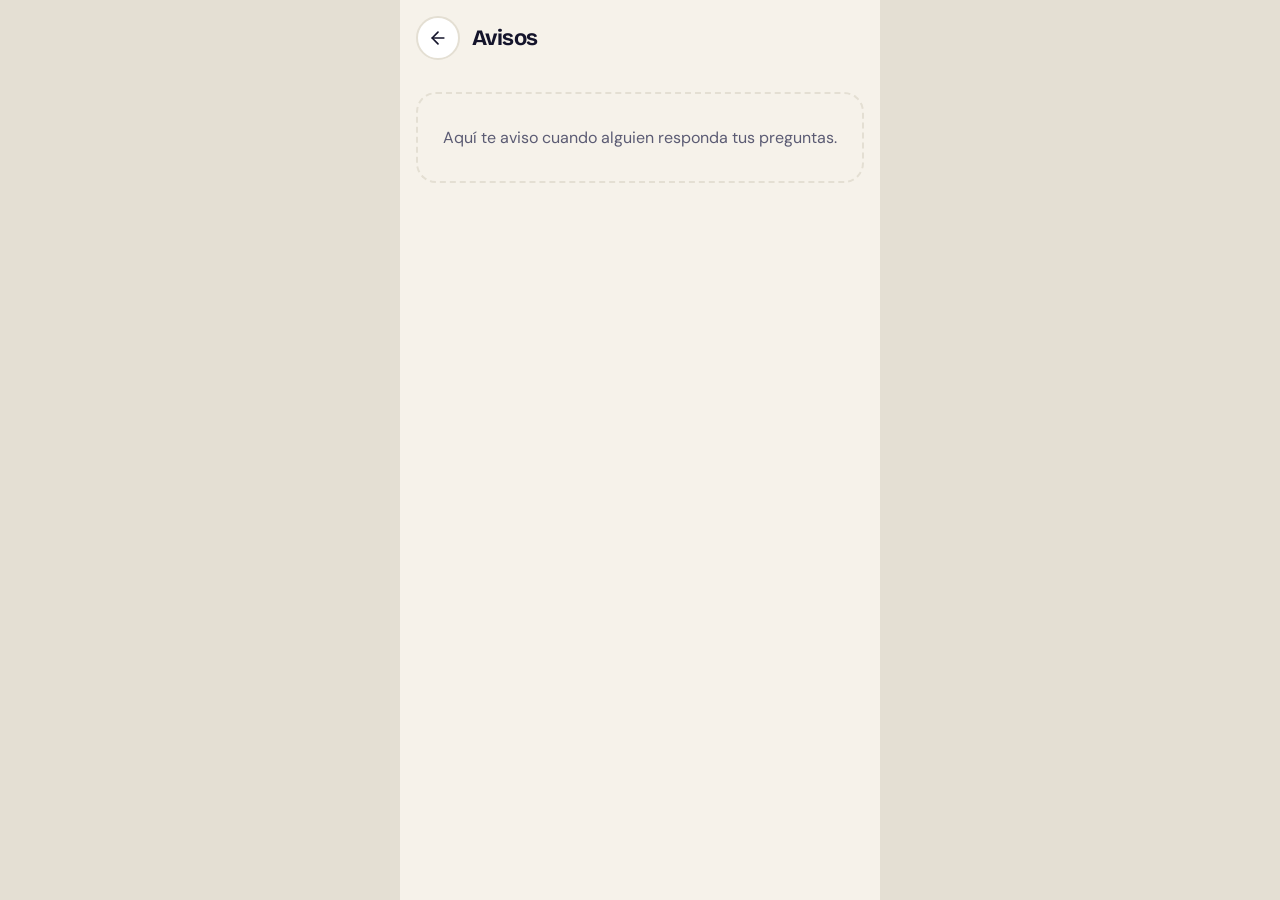
<file: pages/avisos.html>
<!doctype html>
<html lang="es">
<head>
  <meta charset="UTF-8">
  <meta name="viewport" content="width=device-width, initial-scale=1.0, viewport-fit=cover">
  <meta name="theme-color" content="#F6F2EA">
  <meta name="description" content="NEXO: tu dinero, pero con alguien de tu lado.">
  <title>Avisos · NEXO</title>
  <link rel="stylesheet" href="../css/tokens.css">
  <link rel="stylesheet" href="../css/components.css">
  <link rel="stylesheet" href="../css/styles.css">
</head>
<body class="pagina-app" data-pantalla="avisos">

  <main class="pantalla">
    <div class="pantalla__contenido">

      <header class="barra-interna">
        <a class="boton-icono" href="inicio.html" aria-label="Volver al inicio">
          <svg class="icono" viewBox="0 0 24 24" aria-hidden="true"><path d="m12 19-7-7 7-7"/><path d="M19 12H5"/></svg>
        </a>
        <h1 class="titulo-interno">Avisos</h1>
      </header>

      <div class="tarjeta tarjeta--vacia" id="avisos-vacio" hidden>
        <p>Aquí te aviso cuando alguien responda tus preguntas.</p>
      </div>

      <div class="pila" id="lista-avisos" aria-live="polite"></div>

      <button type="button" class="boton boton--texto boton--completo" id="boton-marcar-todo" hidden>Marcar todo como visto</button>

    </div>
  </main>

  <script src="../js/config.js"></script>
  <script src="../js/data.js"></script>
  <script src="../js/app.js"></script>
</body>
</html>
</file>
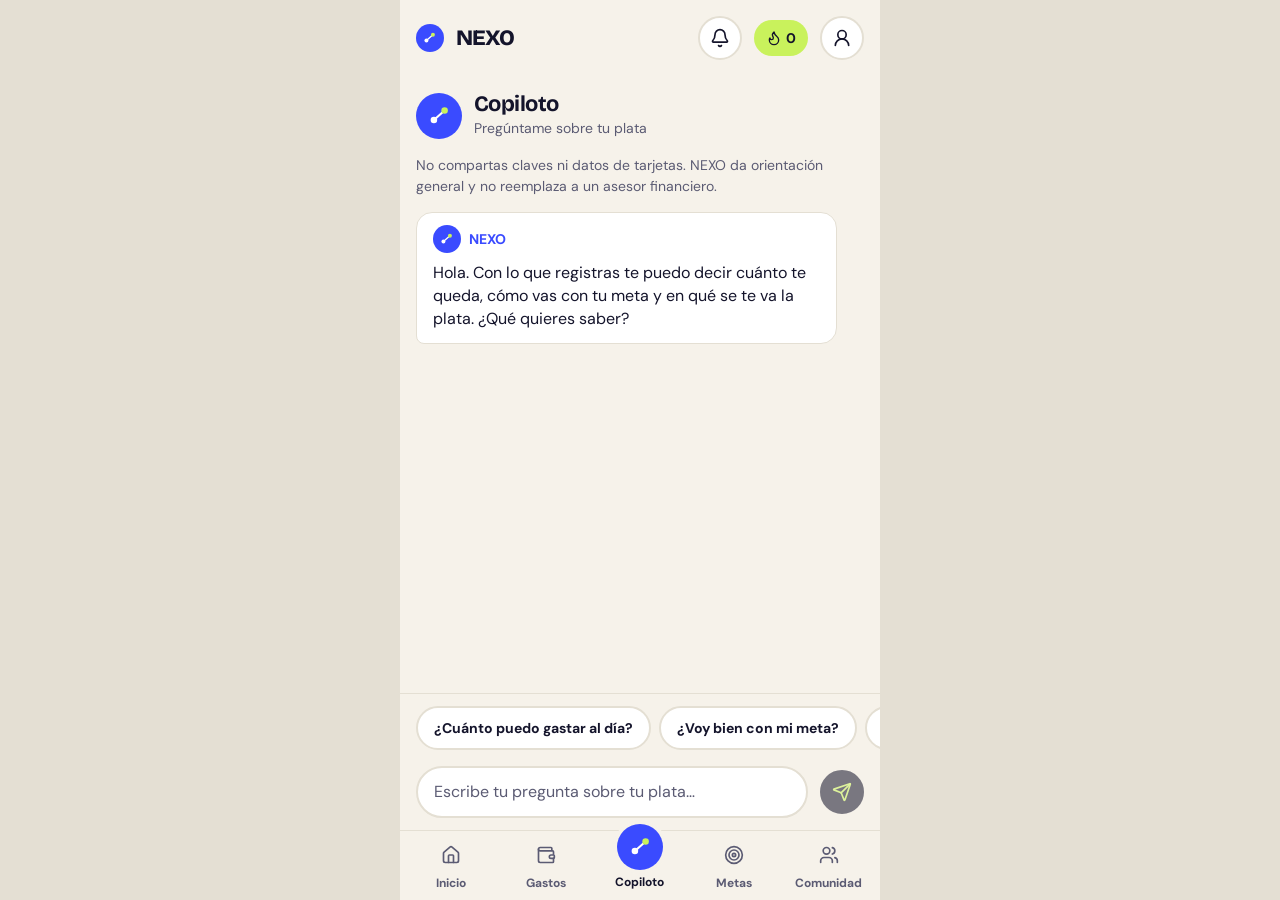
<file: pages/copiloto.html>
<!doctype html>
<html lang="es">
<head>
  <meta charset="UTF-8">
  <meta name="viewport" content="width=device-width, initial-scale=1.0, viewport-fit=cover">
  <meta name="theme-color" content="#F6F2EA">
  <meta name="description" content="NEXO: tu dinero, pero con alguien de tu lado.">
  <title>Copiloto · NEXO</title>
  <link rel="stylesheet" href="../css/tokens.css">
  <link rel="stylesheet" href="../css/components.css">
  <link rel="stylesheet" href="../css/styles.css">
</head>
<body class="pagina-app" data-pantalla="copiloto">

  <div class="pantalla">
    <div class="pantalla__contenido">

      <header class="barra-pestana">
        <span class="logo logo--sm" role="img" aria-label="NEXO">
          <svg viewBox="0 0 48 48" aria-hidden="true"><path class="logo__linea" d="M15 32L33 16" stroke-width="3.5" stroke-linecap="round"/><circle class="logo__nodo" cx="15" cy="32" r="5.5"/><circle class="logo__nodo logo__nodo--acento" cx="33" cy="16" r="5.5"/></svg>
        </span>
        <span class="logotipo">NEXO</span>
        <span class="espaciador"></span>
        <a class="boton-icono" href="avisos.html" id="enlace-avisos" aria-label="Avisos">
          <svg class="icono" viewBox="0 0 24 24" aria-hidden="true"><path d="M10.268 21a2 2 0 0 0 3.464 0"/><path d="M3.262 15.326A1 1 0 0 0 4 17h16a1 1 0 0 0 .74-1.673C19.41 13.956 18 12.499 18 8A6 6 0 0 0 6 8c0 4.499-1.411 5.956-2.738 7.326"/></svg>
          <span class="contador" id="contador-avisos" hidden></span>
        </a>
        <a class="chip-racha" href="racha.html" id="enlace-racha" aria-label="Ver mi racha">
          <svg class="icono icono--sm" viewBox="0 0 24 24" aria-hidden="true"><path d="M8.5 14.5A2.5 2.5 0 0 0 11 12c0-1.38-.5-2-1-3-1.072-2.143-.224-4.054 2-6 .5 2.5 2 4.9 4 6.5 2 1.6 3 3.5 3 5.5a7 7 0 1 1-14 0c0-1.153.433-2.294 1-3a2.5 2.5 0 0 0 2.5 2.5z"/></svg>
          <span id="racha-chip">0</span>
        </a>
        <a class="boton-icono" href="perfil.html" aria-label="Perfil">
          <svg class="icono" viewBox="0 0 24 24" aria-hidden="true"><circle cx="12" cy="8" r="5"/><path d="M20 21a8 8 0 0 0-16 0"/></svg>
        </a>
      </header>

      <div class="fila">
        <span class="logo" role="img" aria-label="NEXO">
          <svg viewBox="0 0 48 48" aria-hidden="true"><path class="logo__linea" d="M15 32L33 16" stroke-width="3.5" stroke-linecap="round"/><circle class="logo__nodo" cx="15" cy="32" r="5.5"/><circle class="logo__nodo logo__nodo--acento" cx="33" cy="16" r="5.5"/></svg>
        </span>
        <div>
          <h1 class="titulo-interno">Copiloto</h1>
          <span class="texto-suave texto-pequeno" id="copiloto-subtitulo">Pregúntame sobre tu plata</span>
        </div>
        <span class="espaciador"></span>
        <button type="button" class="boton-icono" id="boton-nueva" aria-label="Nueva conversación" hidden>
          <svg class="icono" viewBox="0 0 24 24" aria-hidden="true"><path d="M3 12a9 9 0 1 0 9-9 9.75 9.75 0 0 0-6.74 2.74L3 8"/><path d="M3 3v5h5"/></svg>
        </button>
      </div>

      <p class="texto-suave texto-pequeno">No compartas claves ni datos de tarjetas. NEXO da orientación general y no reemplaza a un asesor financiero.</p>

      <div class="aviso-temporal" id="aviso-copiloto" role="status" hidden>
        <span></span>
      </div>

      <main class="pila">

        <!-- F2.1 · Chat con el copiloto (F2.1b y F2.2 son respuestas dentro del chat) -->
        <div class="chat" id="chat" aria-live="polite">
          <div class="burbuja burbuja--nexo">
            <div class="burbuja__encabezado">
              <span class="logo logo--sm" role="img" aria-label="NEXO">
                <svg viewBox="0 0 48 48" aria-hidden="true"><path class="logo__linea" d="M15 32L33 16" stroke-width="3.5" stroke-linecap="round"/><circle class="logo__nodo" cx="15" cy="32" r="5.5"/><circle class="logo__nodo logo__nodo--acento" cx="33" cy="16" r="5.5"/></svg>
              </span>
              NEXO
            </div>
            Hola. Con lo que registras te puedo decir cuánto te queda, cómo vas con tu meta y en qué se te va la plata. ¿Qué quieres saber?
          </div>
        </div>

      </main>
    </div>

    <!-- Pie fijo: escribir al alcance del pulgar, encima de la navegación -->
    <div class="pie-pantalla">
      <div class="pie-pantalla__barra">
        <div class="chips chips--desliza" id="preguntas-sugeridas" role="group" aria-label="Preguntas sugeridas"></div>
        <form class="fila" id="formulario-pregunta" novalidate>
          <label class="solo-lectores" for="campo-pregunta">Escribe tu pregunta</label>
          <input class="campo campo--chat" id="campo-pregunta" maxlength="300" autocomplete="off" placeholder="Escribe tu pregunta sobre tu plata…">
          <button type="submit" class="boton-icono boton-icono--primario" id="boton-enviar" aria-label="Enviar" disabled>
            <svg class="icono" viewBox="0 0 24 24" aria-hidden="true"><path d="M14.536 21.686a.5.5 0 0 0 .937-.024l6.5-19a.496.496 0 0 0-.635-.635l-19 6.5a.5.5 0 0 0-.024.937l7.93 3.18a2 2 0 0 1 1.112 1.11z"/><path d="m21.854 2.147-10.94 10.939"/></svg>
          </button>
        </form>
      </div>

      <nav class="navegacion" aria-label="Navegación principal">
        <a class="navegacion__item" href="inicio.html">
          <span class="navegacion__icono"><svg class="icono" viewBox="0 0 24 24" aria-hidden="true"><path d="M15 21v-8a1 1 0 0 0-1-1h-4a1 1 0 0 0-1 1v8"/><path d="M3 10a2 2 0 0 1 .709-1.528l7-5.999a2 2 0 0 1 2.582 0l7 5.999A2 2 0 0 1 21 10v9a2 2 0 0 1-2 2H5a2 2 0 0 1-2-2z"/></svg></span>
          Inicio
        </a>
        <a class="navegacion__item" href="gastos.html">
          <span class="navegacion__icono"><svg class="icono" viewBox="0 0 24 24" aria-hidden="true"><path d="M19 7V4a1 1 0 0 0-1-1H5a2 2 0 0 0 0 4h15a1 1 0 0 1 1 1v4h-3a2 2 0 0 0 0 4h3a1 1 0 0 0 1-1v-2a1 1 0 0 0-1-1"/><path d="M3 5v14a2 2 0 0 0 2 2h15a1 1 0 0 0 1-1v-4"/></svg></span>
          Gastos
        </a>
        <a class="navegacion__item navegacion__item--activo" href="copiloto.html" aria-current="page">
          <span class="navegacion__logo">
            <span class="logo" aria-hidden="true">
              <svg viewBox="0 0 48 48" aria-hidden="true"><path class="logo__linea" d="M15 32L33 16" stroke-width="3.5" stroke-linecap="round"/><circle class="logo__nodo" cx="15" cy="32" r="5.5"/><circle class="logo__nodo logo__nodo--acento" cx="33" cy="16" r="5.5"/></svg>
            </span>
          </span>
          Copiloto
        </a>
        <a class="navegacion__item" href="metas.html">
          <span class="navegacion__icono"><svg class="icono" viewBox="0 0 24 24" aria-hidden="true"><circle cx="12" cy="12" r="10"/><circle cx="12" cy="12" r="6"/><circle cx="12" cy="12" r="2"/></svg></span>
          Metas
        </a>
        <a class="navegacion__item" href="foro.html">
          <span class="navegacion__icono"><svg class="icono" viewBox="0 0 24 24" aria-hidden="true"><path d="M16 21v-2a4 4 0 0 0-4-4H6a4 4 0 0 0-4 4v2"/><circle cx="9" cy="7" r="4"/><path d="M22 21v-2a4 4 0 0 0-3-3.87"/><path d="M16 3.13a4 4 0 0 1 0 7.75"/></svg></span>
          Comunidad
        </a>
      </nav>
    </div>
  </div>

  <script src="../js/config.js"></script>
  <script src="../js/data.js"></script>
  <script src="../js/app.js"></script>
</body>
</html>
</file>
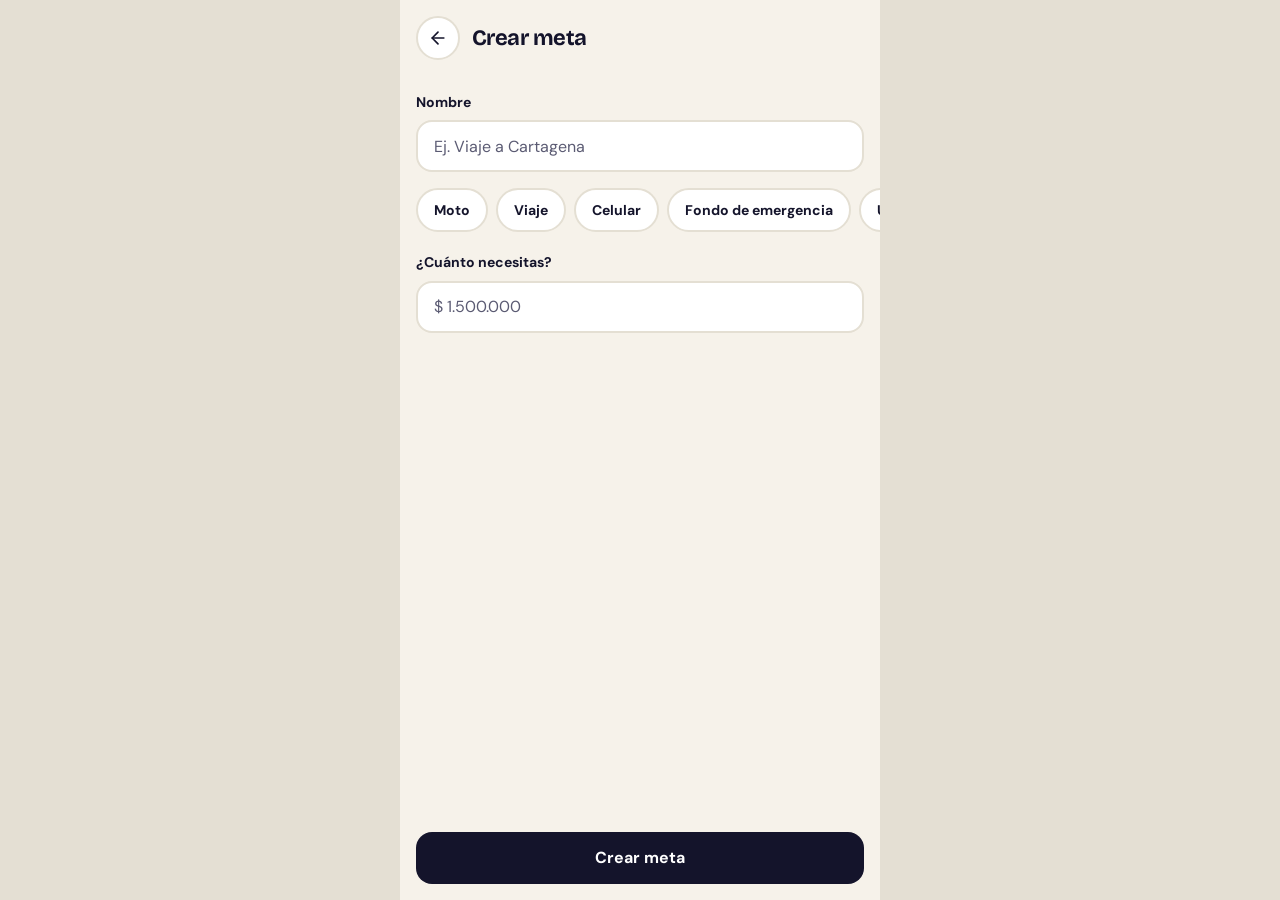
<file: pages/crear-meta.html>
<!doctype html>
<html lang="es">
<head>
  <meta charset="UTF-8">
  <meta name="viewport" content="width=device-width, initial-scale=1.0, viewport-fit=cover">
  <meta name="theme-color" content="#F6F2EA">
  <meta name="description" content="NEXO: tu dinero, pero con alguien de tu lado.">
  <title>Crear meta · NEXO</title>
  <link rel="stylesheet" href="../css/tokens.css">
  <link rel="stylesheet" href="../css/components.css">
  <link rel="stylesheet" href="../css/styles.css">
</head>
<body class="pagina-app" data-pantalla="crear-meta">

  <main class="pantalla">
    <div class="pantalla__contenido">

      <form class="paso" id="paso-crear" novalidate>
        <header class="barra-interna">
          <a class="boton-icono" href="metas.html" aria-label="Volver a mis metas">
            <svg class="icono" viewBox="0 0 24 24" aria-hidden="true"><path d="m12 19-7-7 7-7"/><path d="M19 12H5"/></svg>
          </a>
          <h1 class="titulo-interno">Crear meta</h1>
        </header>

        <div class="grupo-campo">
          <label class="etiqueta-campo" for="campo-nombre">Nombre</label>
          <input class="campo" id="campo-nombre" autocomplete="off" placeholder="Ej. Viaje a Cartagena" aria-invalid="false">
          <p class="mensaje-error" id="error-nombre" hidden>Ponle un nombre a tu meta.</p>
        </div>

        <div class="chips chips--desliza" id="chips-ideas" role="group" aria-label="Ideas de meta"></div>

        <div class="grupo-campo">
          <label class="etiqueta-campo" for="campo-monto">¿Cuánto necesitas?</label>
          <input class="campo" id="campo-monto" inputmode="numeric" autocomplete="off" placeholder="$ 1.500.000" aria-invalid="false">
          <p class="mensaje-error" id="error-monto" hidden>Escribe cuánto necesitas.</p>
        </div>

        <div class="paso__fondo">
          <button type="submit" class="boton boton--completo">Crear meta</button>
        </div>
      </form>

    </div>
  </main>

  <script src="../js/config.js"></script>
  <script src="../js/data.js"></script>
  <script src="../js/app.js"></script>
</body>
</html>
</file>
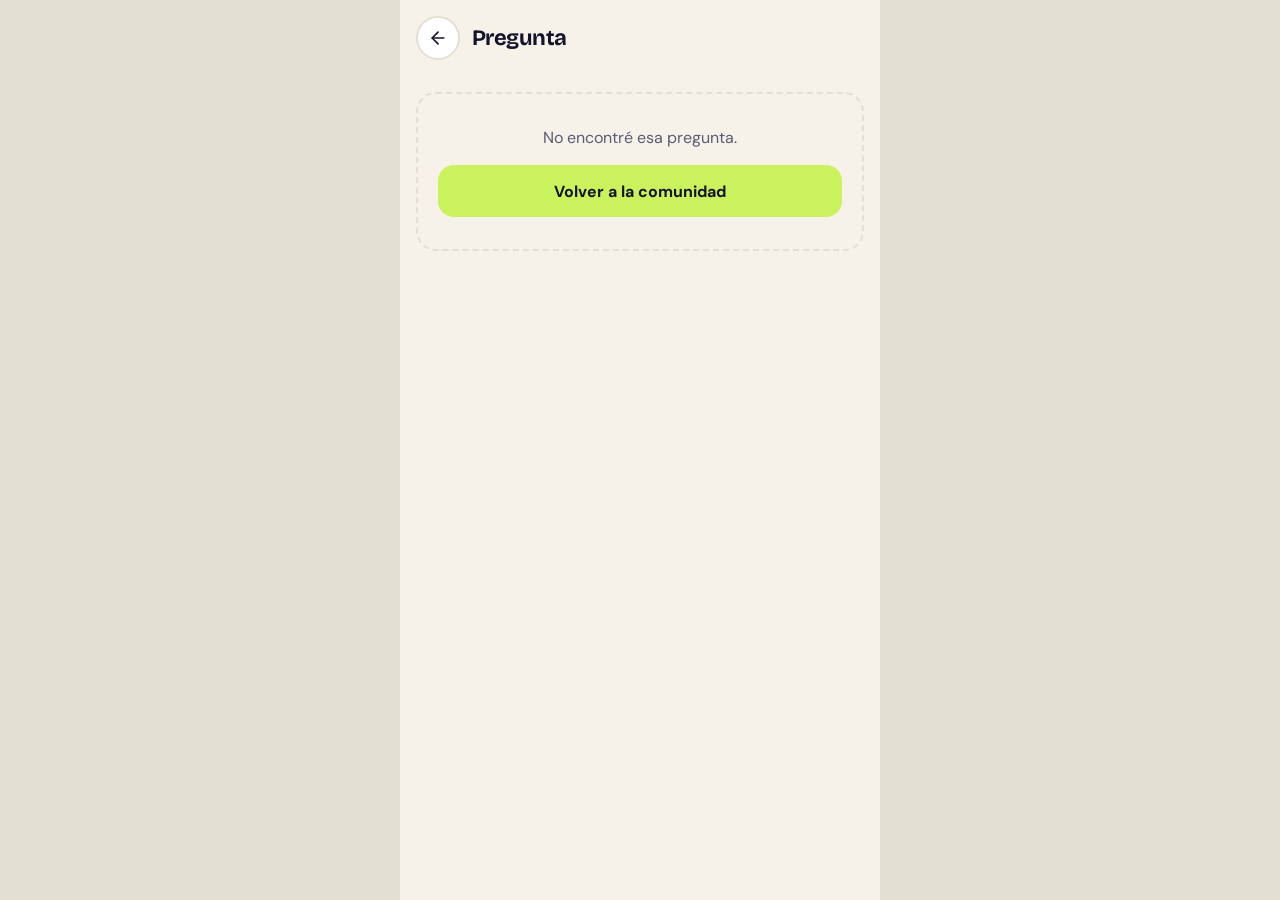
<file: pages/foro-detalle.html>
<!doctype html>
<html lang="es">
<head>
  <meta charset="UTF-8">
  <meta name="viewport" content="width=device-width, initial-scale=1.0, viewport-fit=cover">
  <meta name="theme-color" content="#F6F2EA">
  <meta name="description" content="NEXO: tu dinero, pero con alguien de tu lado.">
  <title>Pregunta · NEXO</title>
  <link rel="stylesheet" href="../css/tokens.css">
  <link rel="stylesheet" href="../css/components.css">
  <link rel="stylesheet" href="../css/styles.css">
</head>
<body class="pagina-app" data-pantalla="foro-detalle">

  <main class="pantalla">
    <div class="pantalla__contenido">

      <!-- F3.2 · Detalle de pregunta -->
      <section class="paso" id="paso-pregunta" aria-label="Pregunta" hidden>
        <header class="barra-interna">
          <a class="boton-icono" href="foro.html" aria-label="Volver a la comunidad">
            <svg class="icono" viewBox="0 0 24 24" aria-hidden="true"><path d="m12 19-7-7 7-7"/><path d="M19 12H5"/></svg>
          </a>
          <h1 class="titulo-interno">Pregunta</h1>
        </header>

        <section class="tarjeta pila" aria-label="La pregunta">
          <div class="fila fila--ajusta" id="pregunta-autor"></div>
          <h2 class="titulo-interno" id="pregunta-titulo"></h2>
          <p id="pregunta-texto" hidden></p>
        </section>

        <section class="tarjeta pila" aria-label="Respuestas">
          <h2 class="titulo-tarjeta" id="respuestas-titulo"></h2>
          <p class="texto-suave texto-pequeno" id="sin-respuestas" hidden>Todavía nadie responde. Sé la primera persona.</p>
          <div class="lista" id="lista-respuestas"></div>
        </section>

        <form class="pila" id="formulario-respuesta" novalidate>
          <div class="alerta alerta--aviso" id="alerta-respuesta" role="alert" hidden>
            <svg class="icono" viewBox="0 0 24 24" aria-hidden="true"><path d="m21.73 18-8-14a2 2 0 0 0-3.48 0l-8 14A2 2 0 0 0 4 21h16a2 2 0 0 0 1.73-3"/><path d="M12 9v4"/><path d="M12 17h.01"/></svg>
            <span id="alerta-respuesta-texto"></span>
          </div>
          <label class="solo-lectores" for="campo-respuesta">Tu respuesta</label>
          <textarea class="campo campo--area" id="campo-respuesta" placeholder="Escribe tu respuesta…" aria-invalid="false"></textarea>
          <button type="submit" class="boton boton--completo">Responder</button>
        </form>
      </section>

      <!-- Si no existe la pregunta -->
      <section class="paso" id="paso-no-encontrada" aria-label="Pregunta no encontrada" hidden>
        <header class="barra-interna">
          <a class="boton-icono" href="foro.html" aria-label="Volver a la comunidad">
            <svg class="icono" viewBox="0 0 24 24" aria-hidden="true"><path d="m12 19-7-7 7-7"/><path d="M19 12H5"/></svg>
          </a>
          <h1 class="titulo-interno">Pregunta</h1>
        </header>
        <div class="tarjeta tarjeta--vacia pila">
          <p>No encontré esa pregunta.</p>
          <a class="boton boton--secundario" href="foro.html">Volver a la comunidad</a>
        </div>
      </section>

    </div>
  </main>

  <script src="../js/config.js"></script>
  <script src="../js/data.js"></script>
  <script src="../js/app.js"></script>
</body>
</html>
</file>
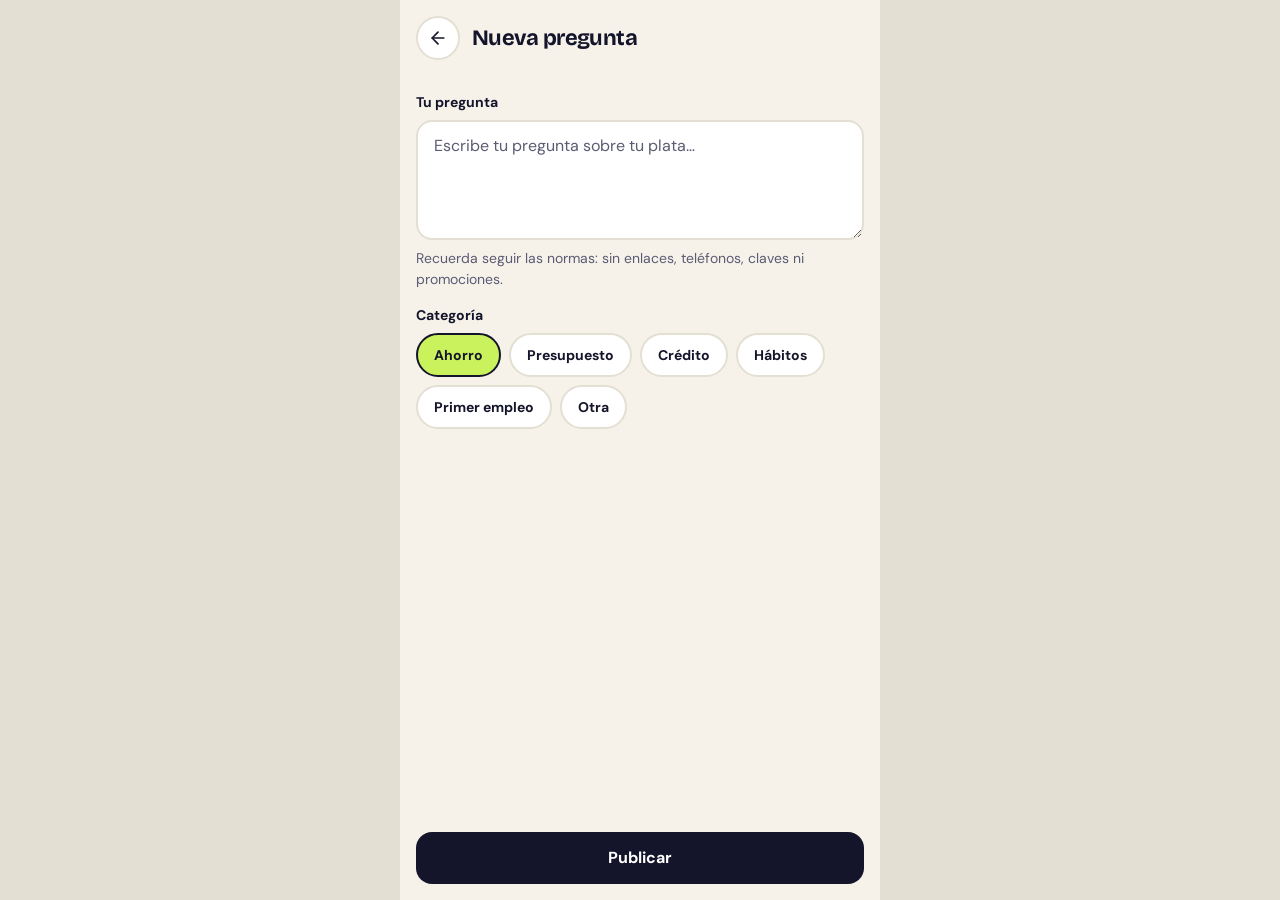
<file: pages/foro-nueva.html>
<!doctype html>
<html lang="es">
<head>
  <meta charset="UTF-8">
  <meta name="viewport" content="width=device-width, initial-scale=1.0, viewport-fit=cover">
  <meta name="theme-color" content="#F6F2EA">
  <meta name="description" content="NEXO: tu dinero, pero con alguien de tu lado.">
  <title>Nueva pregunta · NEXO</title>
  <link rel="stylesheet" href="../css/tokens.css">
  <link rel="stylesheet" href="../css/components.css">
  <link rel="stylesheet" href="../css/styles.css">
</head>
<body class="pagina-app" data-pantalla="foro-nueva">

  <main class="pantalla">
    <div class="pantalla__contenido">

      <!-- F3.3 · Escribir pregunta nueva (y F3.3b · Pregunta no válida) -->
      <form class="paso" id="paso-formulario" novalidate>
        <header class="barra-interna">
          <a class="boton-icono" href="foro.html" aria-label="Volver a la comunidad">
            <svg class="icono" viewBox="0 0 24 24" aria-hidden="true"><path d="m12 19-7-7 7-7"/><path d="M19 12H5"/></svg>
          </a>
          <h1 class="titulo-interno">Nueva pregunta</h1>
        </header>

        <div class="alerta alerta--aviso" id="alerta-pregunta" role="alert" hidden>
          <svg class="icono" viewBox="0 0 24 24" aria-hidden="true"><path d="m21.73 18-8-14a2 2 0 0 0-3.48 0l-8 14A2 2 0 0 0 4 21h16a2 2 0 0 0 1.73-3"/><path d="M12 9v4"/><path d="M12 17h.01"/></svg>
          <span id="alerta-pregunta-texto"></span>
        </div>

        <div class="grupo-campo">
          <label class="etiqueta-campo" for="campo-pregunta">Tu pregunta</label>
          <textarea class="campo campo--area" id="campo-pregunta" placeholder="Escribe tu pregunta sobre tu plata…" aria-invalid="false"></textarea>
          <p class="texto-suave texto-pequeno">Recuerda seguir las normas: sin enlaces, teléfonos, claves ni promociones.</p>
        </div>

        <div class="grupo-campo" role="group" aria-labelledby="etiqueta-categoria-foro">
          <span class="etiqueta-campo" id="etiqueta-categoria-foro">Categoría</span>
          <div class="chips" id="chips-categoria"></div>
        </div>

        <div class="paso__fondo">
          <button type="submit" class="boton boton--completo">Publicar</button>
        </div>
      </form>

      <!-- F3.4 · Pregunta publicada -->
      <section class="paso" id="paso-publicada" aria-label="Pregunta publicada" hidden>
        <header class="barra-interna">
          <a class="boton-icono" href="foro.html" aria-label="Volver a la comunidad">
            <svg class="icono" viewBox="0 0 24 24" aria-hidden="true"><path d="m12 19-7-7 7-7"/><path d="M19 12H5"/></svg>
          </a>
          <h1 class="titulo-interno">Pregunta publicada</h1>
        </header>

        <div class="marca-exito">
          <svg class="icono icono--xl" viewBox="0 0 24 24" aria-hidden="true"><path d="M20 6 9 17l-5-5"/></svg>
        </div>

        <div class="tarjeta">
          <p id="publicada-texto"></p>
        </div>

        <div class="alerta alerta--exito" role="status">
          <svg class="icono" viewBox="0 0 24 24" aria-hidden="true"><circle cx="12" cy="12" r="10"/><path d="m9 12 2 2 4-4"/></svg>
          <span>Otras personas de la comunidad ya pueden responderte. Te avisamos aquí cuando llegue una respuesta.</span>
        </div>

        <p class="texto-suave texto-pequeno">En esta demostración, las respuestas son de ejemplo y llegan a los pocos segundos.</p>

        <div class="paso__fondo">
          <a class="boton boton--completo" id="boton-ver-respuestas" href="foro.html">Ver respuestas</a>
          <a class="boton boton--texto boton--completo" href="foro.html">Volver a la comunidad</a>
        </div>
      </section>

    </div>
  </main>

  <script src="../js/config.js"></script>
  <script src="../js/data.js"></script>
  <script src="../js/app.js"></script>
</body>
</html>
</file>
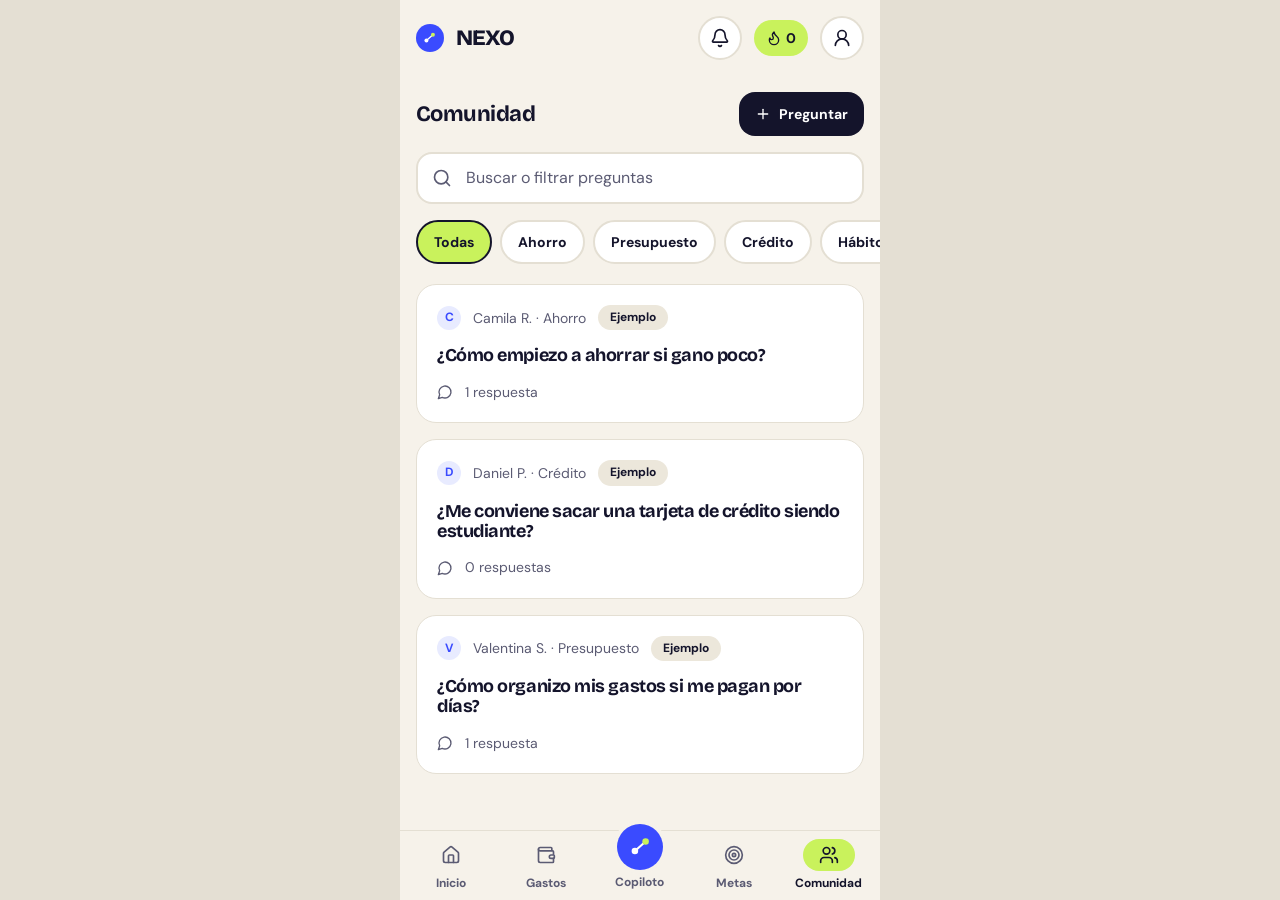
<file: pages/foro.html>
<!doctype html>
<html lang="es">
<head>
  <meta charset="UTF-8">
  <meta name="viewport" content="width=device-width, initial-scale=1.0, viewport-fit=cover">
  <meta name="theme-color" content="#F6F2EA">
  <meta name="description" content="NEXO: tu dinero, pero con alguien de tu lado.">
  <title>Comunidad · NEXO</title>
  <link rel="stylesheet" href="../css/tokens.css">
  <link rel="stylesheet" href="../css/components.css">
  <link rel="stylesheet" href="../css/styles.css">
</head>
<body class="pagina-app" data-pantalla="foro">

  <div class="pantalla">
    <div class="pantalla__contenido">

      <header class="barra-pestana">
        <span class="logo logo--sm" role="img" aria-label="NEXO">
          <svg viewBox="0 0 48 48" aria-hidden="true"><path class="logo__linea" d="M15 32L33 16" stroke-width="3.5" stroke-linecap="round"/><circle class="logo__nodo" cx="15" cy="32" r="5.5"/><circle class="logo__nodo logo__nodo--acento" cx="33" cy="16" r="5.5"/></svg>
        </span>
        <span class="logotipo">NEXO</span>
        <span class="espaciador"></span>
        <a class="boton-icono" href="avisos.html" id="enlace-avisos" aria-label="Avisos">
          <svg class="icono" viewBox="0 0 24 24" aria-hidden="true"><path d="M10.268 21a2 2 0 0 0 3.464 0"/><path d="M3.262 15.326A1 1 0 0 0 4 17h16a1 1 0 0 0 .74-1.673C19.41 13.956 18 12.499 18 8A6 6 0 0 0 6 8c0 4.499-1.411 5.956-2.738 7.326"/></svg>
          <span class="contador" id="contador-avisos" hidden></span>
        </a>
        <a class="chip-racha" href="racha.html" aria-label="Ver mi racha">
          <svg class="icono icono--sm" viewBox="0 0 24 24" aria-hidden="true"><path d="M8.5 14.5A2.5 2.5 0 0 0 11 12c0-1.38-.5-2-1-3-1.072-2.143-.224-4.054 2-6 .5 2.5 2 4.9 4 6.5 2 1.6 3 3.5 3 5.5a7 7 0 1 1-14 0c0-1.153.433-2.294 1-3a2.5 2.5 0 0 0 2.5 2.5z"/></svg>
          <span id="racha-chip">0</span>
        </a>
        <a class="boton-icono" href="perfil.html" aria-label="Perfil">
          <svg class="icono" viewBox="0 0 24 24" aria-hidden="true"><circle cx="12" cy="8" r="5"/><path d="M20 21a8 8 0 0 0-16 0"/></svg>
        </a>
      </header>

      <main class="pila">

        <!-- F3.1 · Feed de preguntas -->
        <div class="fila">
          <h1 class="titulo-interno">Comunidad</h1>
          <span class="espaciador"></span>
          <a class="boton boton--pequeno" href="foro-nueva.html">
            <svg class="icono icono--sm" viewBox="0 0 24 24" aria-hidden="true"><path d="M5 12h14"/><path d="M12 5v14"/></svg>
            Preguntar
          </a>
        </div>

        <div class="buscador">
          <svg class="icono buscador__icono" viewBox="0 0 24 24" aria-hidden="true"><circle cx="11" cy="11" r="8"/><path d="m21 21-4.3-4.3"/></svg>
          <label class="solo-lectores" for="campo-busqueda">Buscar preguntas</label>
          <input class="campo" id="campo-busqueda" autocomplete="off" placeholder="Buscar o filtrar preguntas">
        </div>

        <div class="chips chips--desliza" id="categorias-foro" role="group" aria-label="Categorías"></div>

        <div class="pila" id="lista-preguntas" aria-live="polite"></div>

      </main>
    </div>

    <nav class="navegacion" aria-label="Navegación principal">
      <a class="navegacion__item" href="inicio.html">
        <span class="navegacion__icono"><svg class="icono" viewBox="0 0 24 24" aria-hidden="true"><path d="M15 21v-8a1 1 0 0 0-1-1h-4a1 1 0 0 0-1 1v8"/><path d="M3 10a2 2 0 0 1 .709-1.528l7-5.999a2 2 0 0 1 2.582 0l7 5.999A2 2 0 0 1 21 10v9a2 2 0 0 1-2 2H5a2 2 0 0 1-2-2z"/></svg></span>
        Inicio
      </a>
      <a class="navegacion__item" href="gastos.html">
        <span class="navegacion__icono"><svg class="icono" viewBox="0 0 24 24" aria-hidden="true"><path d="M19 7V4a1 1 0 0 0-1-1H5a2 2 0 0 0 0 4h15a1 1 0 0 1 1 1v4h-3a2 2 0 0 0 0 4h3a1 1 0 0 0 1-1v-2a1 1 0 0 0-1-1"/><path d="M3 5v14a2 2 0 0 0 2 2h15a1 1 0 0 0 1-1v-4"/></svg></span>
        Gastos
      </a>
      <a class="navegacion__item" href="copiloto.html">
        <span class="navegacion__logo">
          <span class="logo" aria-hidden="true">
            <svg viewBox="0 0 48 48" aria-hidden="true"><path class="logo__linea" d="M15 32L33 16" stroke-width="3.5" stroke-linecap="round"/><circle class="logo__nodo" cx="15" cy="32" r="5.5"/><circle class="logo__nodo logo__nodo--acento" cx="33" cy="16" r="5.5"/></svg>
          </span>
        </span>
        Copiloto
      </a>
      <a class="navegacion__item" href="metas.html">
        <span class="navegacion__icono"><svg class="icono" viewBox="0 0 24 24" aria-hidden="true"><circle cx="12" cy="12" r="10"/><circle cx="12" cy="12" r="6"/><circle cx="12" cy="12" r="2"/></svg></span>
        Metas
      </a>
      <a class="navegacion__item navegacion__item--activo" href="foro.html" aria-current="page">
        <span class="navegacion__icono"><svg class="icono" viewBox="0 0 24 24" aria-hidden="true"><path d="M16 21v-2a4 4 0 0 0-4-4H6a4 4 0 0 0-4 4v2"/><circle cx="9" cy="7" r="4"/><path d="M22 21v-2a4 4 0 0 0-3-3.87"/><path d="M16 3.13a4 4 0 0 1 0 7.75"/></svg></span>
        Comunidad
      </a>
    </nav>
  </div>

  <script src="../js/config.js"></script>
  <script src="../js/data.js"></script>
  <script src="../js/app.js"></script>
</body>
</html>
</file>
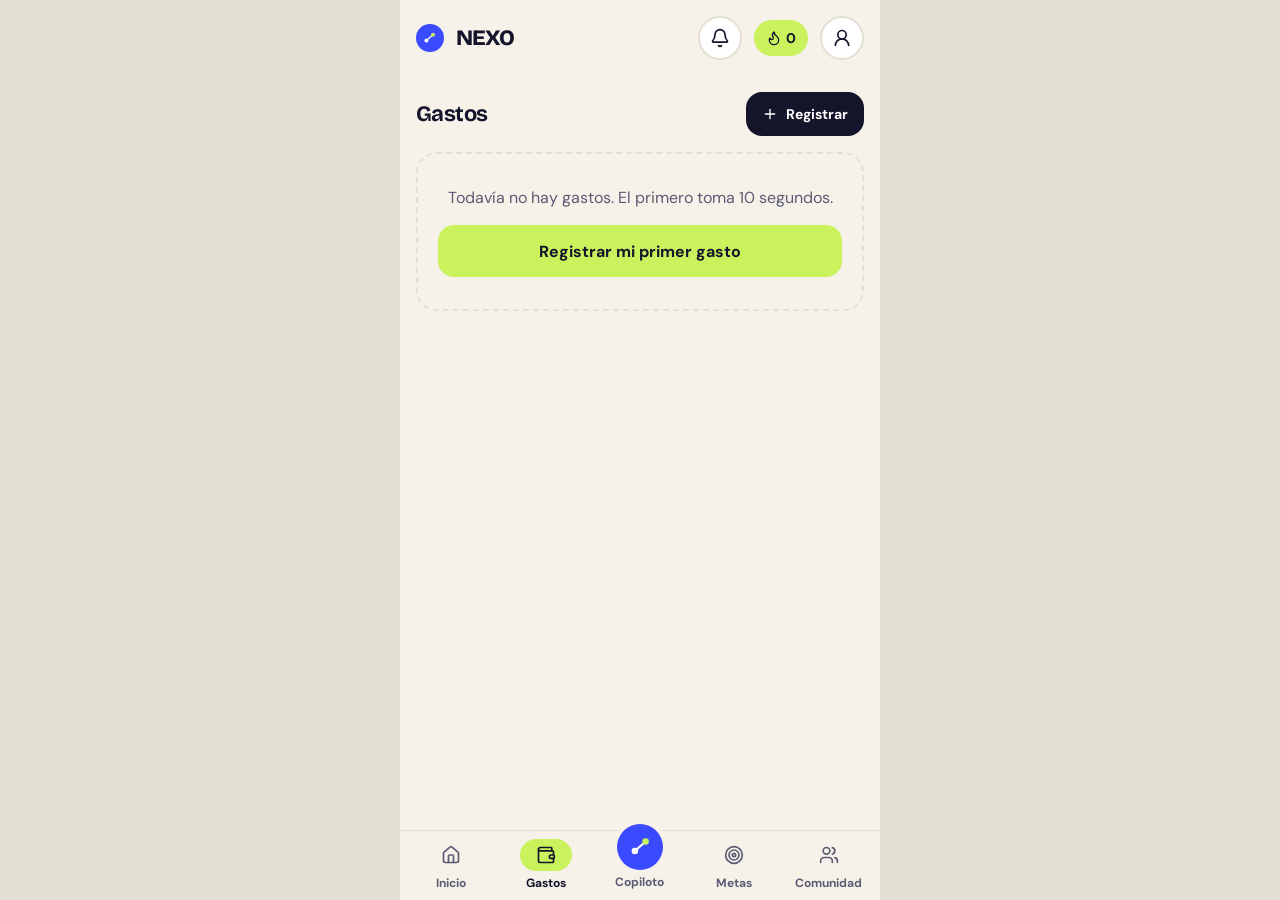
<file: pages/gastos.html>
<!doctype html>
<html lang="es">
<head>
  <meta charset="UTF-8">
  <meta name="viewport" content="width=device-width, initial-scale=1.0, viewport-fit=cover">
  <meta name="theme-color" content="#F6F2EA">
  <meta name="description" content="NEXO: tu dinero, pero con alguien de tu lado.">
  <title>Gastos · NEXO</title>
  <link rel="stylesheet" href="../css/tokens.css">
  <link rel="stylesheet" href="../css/components.css">
  <link rel="stylesheet" href="../css/styles.css">
</head>
<body class="pagina-app" data-pantalla="gastos">

  <div class="pantalla">
    <div class="pantalla__contenido">

      <!-- Lista de gastos -->
      <header class="barra-pestana" id="barra-lista">
        <span class="logo logo--sm" role="img" aria-label="NEXO">
          <svg viewBox="0 0 48 48" aria-hidden="true"><path class="logo__linea" d="M15 32L33 16" stroke-width="3.5" stroke-linecap="round"/><circle class="logo__nodo" cx="15" cy="32" r="5.5"/><circle class="logo__nodo logo__nodo--acento" cx="33" cy="16" r="5.5"/></svg>
        </span>
        <span class="logotipo">NEXO</span>
        <span class="espaciador"></span>
        <a class="boton-icono" href="avisos.html" id="enlace-avisos" aria-label="Avisos">
          <svg class="icono" viewBox="0 0 24 24" aria-hidden="true"><path d="M10.268 21a2 2 0 0 0 3.464 0"/><path d="M3.262 15.326A1 1 0 0 0 4 17h16a1 1 0 0 0 .74-1.673C19.41 13.956 18 12.499 18 8A6 6 0 0 0 6 8c0 4.499-1.411 5.956-2.738 7.326"/></svg>
          <span class="contador" id="contador-avisos" hidden></span>
        </a>
        <a class="chip-racha" href="racha.html" aria-label="Ver mi racha">
          <svg class="icono icono--sm" viewBox="0 0 24 24" aria-hidden="true"><path d="M8.5 14.5A2.5 2.5 0 0 0 11 12c0-1.38-.5-2-1-3-1.072-2.143-.224-4.054 2-6 .5 2.5 2 4.9 4 6.5 2 1.6 3 3.5 3 5.5a7 7 0 1 1-14 0c0-1.153.433-2.294 1-3a2.5 2.5 0 0 0 2.5 2.5z"/></svg>
          <span id="racha-chip">0</span>
        </a>
        <a class="boton-icono" href="perfil.html" aria-label="Perfil">
          <svg class="icono" viewBox="0 0 24 24" aria-hidden="true"><circle cx="12" cy="8" r="5"/><path d="M20 21a8 8 0 0 0-16 0"/></svg>
        </a>
      </header>

      <main class="pila" id="vista-lista">

        <div class="fila">
          <h1 class="titulo-interno">Gastos</h1>
          <span class="espaciador"></span>
          <a class="boton boton--pequeno" href="registrar-gasto.html">
            <svg class="icono icono--sm" viewBox="0 0 24 24" aria-hidden="true"><path d="M5 12h14"/><path d="M12 5v14"/></svg>
            Registrar
          </a>
        </div>

        <div class="aviso-temporal" id="aviso-gastos" role="status" hidden>
          <span></span>
          <button type="button" class="aviso-temporal__accion" hidden></button>
        </div>

        <section class="tarjeta pila" id="tarjeta-mes" aria-labelledby="titulo-mes" hidden>
          <div class="fila">
            <h2 class="titulo-tarjeta" id="titulo-mes">Este mes</h2>
            <span class="espaciador"></span>
            <span class="cifra cifra--m" id="total-mes"></span>
          </div>
          <div class="pila" id="categorias-mes"></div>
        </section>

        <p class="texto-suave texto-pequeno" id="ayuda-gastos" hidden>Toca un gasto para editarlo o eliminarlo.</p>

        <div class="pila" id="lista-gastos"></div>

      </main>

      <!-- Editar gasto -->
      <form class="paso" id="vista-editar" novalidate hidden>
        <header class="barra-interna">
          <a class="boton-icono" href="#lista" aria-label="Volver a mis gastos">
            <svg class="icono" viewBox="0 0 24 24" aria-hidden="true"><path d="m12 19-7-7 7-7"/><path d="M19 12H5"/></svg>
          </a>
          <h1 class="titulo-interno">Editar gasto</h1>
        </header>

        <div class="alerta alerta--aviso" id="alerta-monto" role="alert" hidden>
          <svg class="icono" viewBox="0 0 24 24" aria-hidden="true"><path d="m21.73 18-8-14a2 2 0 0 0-3.48 0l-8 14A2 2 0 0 0 4 21h16a2 2 0 0 0 1.73-3"/><path d="M12 9v4"/><path d="M12 17h.01"/></svg>
          <span>Revisa el monto. Debe ser un número mayor a cero.</span>
        </div>

        <div class="tarjeta pila" id="confirmar-monto" role="alertdialog" aria-labelledby="confirmar-titulo" hidden>
          <div class="alerta alerta--aviso">
            <svg class="icono" viewBox="0 0 24 24" aria-hidden="true"><path d="m21.73 18-8-14a2 2 0 0 0-3.48 0l-8 14A2 2 0 0 0 4 21h16a2 2 0 0 0 1.73-3"/><path d="M12 9v4"/><path d="M12 17h.01"/></svg>
            <span id="confirmar-titulo">Este monto es mayor que lo que recibes al mes</span>
          </div>
          <p id="confirmar-texto"></p>
          <div class="fila">
            <button type="button" class="boton boton--terciario boton--completo" id="boton-corregir">Corregir monto</button>
            <button type="button" class="boton boton--completo" id="boton-confirmar">Sí, guardar</button>
          </div>
        </div>

        <div class="grupo-campo">
          <label class="etiqueta-campo" for="campo-monto">Monto</label>
          <div class="campo-monto" id="contenedor-monto">
            <span class="campo-monto__simbolo">$</span>
            <input class="campo-monto__entrada" id="campo-monto" inputmode="numeric" autocomplete="off" placeholder="0" aria-invalid="false">
          </div>
        </div>

        <div class="grupo-campo" role="group" aria-labelledby="etiqueta-categoria">
          <span class="etiqueta-campo" id="etiqueta-categoria">Categoría</span>
          <div class="chips" id="chips-categoria"></div>
          <p class="mensaje-error" id="error-categoria" hidden>Elige una categoría.</p>
        </div>

        <div class="grupo-campo" role="group" aria-labelledby="etiqueta-cuando">
          <span class="etiqueta-campo" id="etiqueta-cuando">¿Cuándo fue?</span>
          <div class="chips" id="chips-cuando"></div>
        </div>

        <div class="grupo-campo">
          <label class="etiqueta-campo" for="campo-nota">Nota (opcional)</label>
          <input class="campo" id="campo-nota" autocomplete="off" placeholder="Ej. almuerzo con amigos">
        </div>

        <div class="paso__fondo">
          <button type="submit" class="boton boton--completo">Guardar cambios</button>
          <button type="button" class="boton boton--peligro boton--completo" id="boton-eliminar">Eliminar gasto</button>
        </div>
      </form>

    </div>

    <nav class="navegacion" id="navegacion" aria-label="Navegación principal">
      <a class="navegacion__item" href="inicio.html">
        <span class="navegacion__icono"><svg class="icono" viewBox="0 0 24 24" aria-hidden="true"><path d="M15 21v-8a1 1 0 0 0-1-1h-4a1 1 0 0 0-1 1v8"/><path d="M3 10a2 2 0 0 1 .709-1.528l7-5.999a2 2 0 0 1 2.582 0l7 5.999A2 2 0 0 1 21 10v9a2 2 0 0 1-2 2H5a2 2 0 0 1-2-2z"/></svg></span>
        Inicio
      </a>
      <a class="navegacion__item navegacion__item--activo" href="gastos.html" aria-current="page">
        <span class="navegacion__icono"><svg class="icono" viewBox="0 0 24 24" aria-hidden="true"><path d="M19 7V4a1 1 0 0 0-1-1H5a2 2 0 0 0 0 4h15a1 1 0 0 1 1 1v4h-3a2 2 0 0 0 0 4h3a1 1 0 0 0 1-1v-2a1 1 0 0 0-1-1"/><path d="M3 5v14a2 2 0 0 0 2 2h15a1 1 0 0 0 1-1v-4"/></svg></span>
        Gastos
      </a>
      <a class="navegacion__item" href="copiloto.html">
        <span class="navegacion__logo">
          <span class="logo" aria-hidden="true">
            <svg viewBox="0 0 48 48" aria-hidden="true"><path class="logo__linea" d="M15 32L33 16" stroke-width="3.5" stroke-linecap="round"/><circle class="logo__nodo" cx="15" cy="32" r="5.5"/><circle class="logo__nodo logo__nodo--acento" cx="33" cy="16" r="5.5"/></svg>
          </span>
        </span>
        Copiloto
      </a>
      <a class="navegacion__item" href="metas.html">
        <span class="navegacion__icono"><svg class="icono" viewBox="0 0 24 24" aria-hidden="true"><circle cx="12" cy="12" r="10"/><circle cx="12" cy="12" r="6"/><circle cx="12" cy="12" r="2"/></svg></span>
        Metas
      </a>
      <a class="navegacion__item" href="foro.html">
        <span class="navegacion__icono"><svg class="icono" viewBox="0 0 24 24" aria-hidden="true"><path d="M16 21v-2a4 4 0 0 0-4-4H6a4 4 0 0 0-4 4v2"/><circle cx="9" cy="7" r="4"/><path d="M22 21v-2a4 4 0 0 0-3-3.87"/><path d="M16 3.13a4 4 0 0 1 0 7.75"/></svg></span>
        Comunidad
      </a>
    </nav>
  </div>

  <script src="../js/config.js"></script>
  <script src="../js/data.js"></script>
  <script src="../js/app.js"></script>
</body>
</html>
</file>
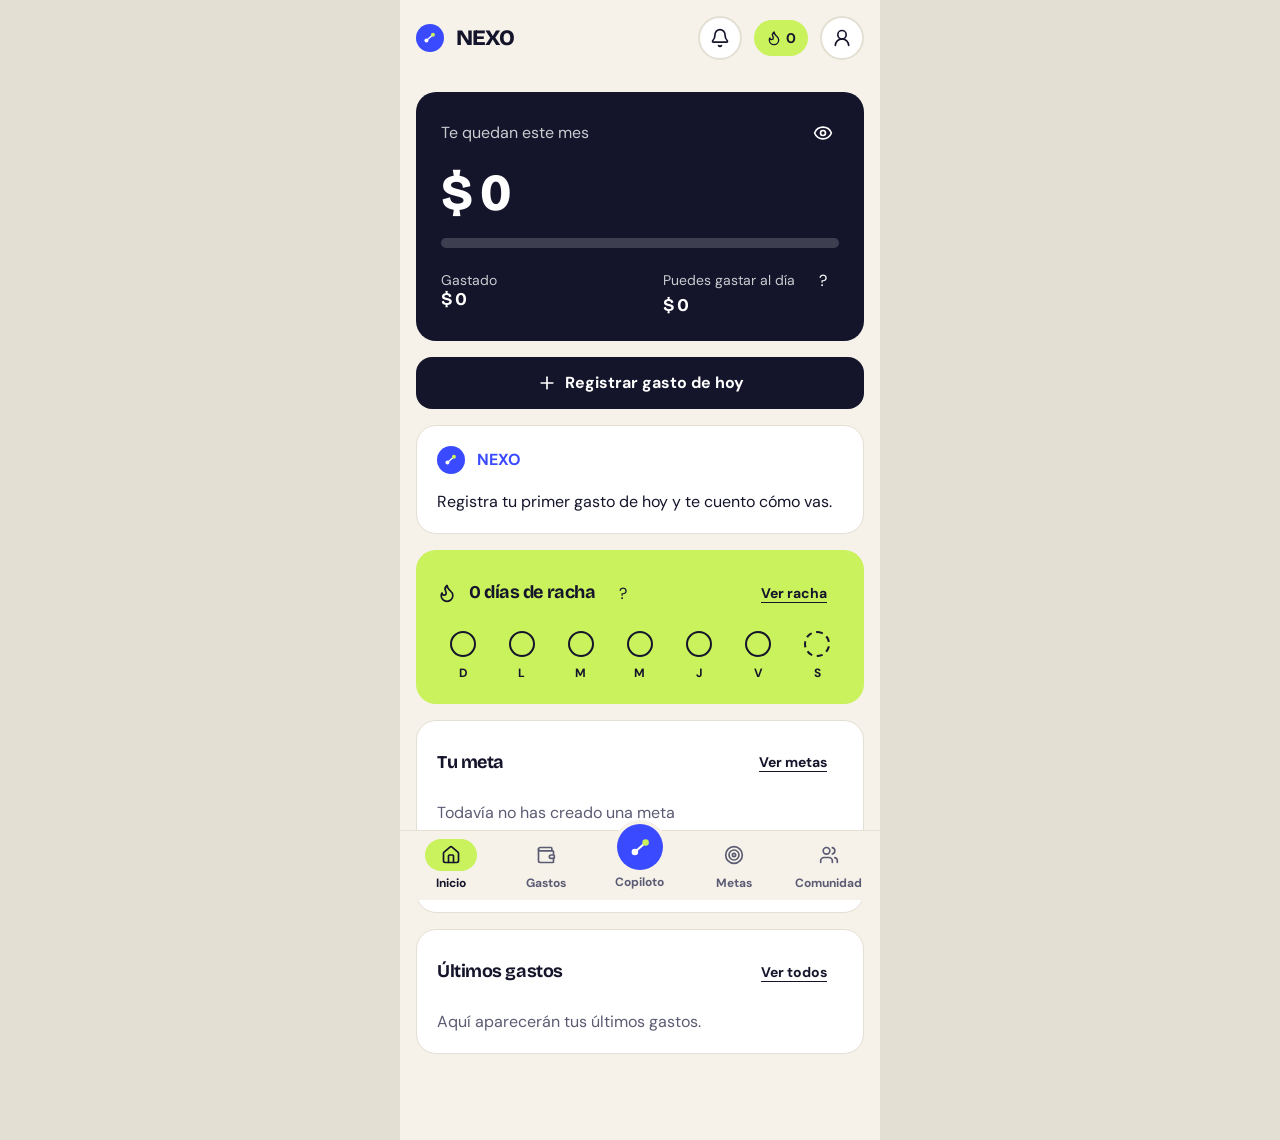
<file: pages/inicio.html>
<!doctype html>
<html lang="es">
<head>
  <meta charset="UTF-8">
  <meta name="viewport" content="width=device-width, initial-scale=1.0, viewport-fit=cover">
  <meta name="theme-color" content="#F6F2EA">
  <meta name="description" content="NEXO: tu dinero, pero con alguien de tu lado.">
  <title>Inicio · NEXO</title>
  <link rel="stylesheet" href="../css/tokens.css">
  <link rel="stylesheet" href="../css/components.css">
  <link rel="stylesheet" href="../css/styles.css">
</head>
<body class="pagina-app" data-pantalla="inicio">

  <div class="pantalla">
    <div class="pantalla__contenido">

      <header class="barra-pestana">
        <span class="logo logo--sm" role="img" aria-label="NEXO">
          <svg viewBox="0 0 48 48" aria-hidden="true"><path class="logo__linea" d="M15 32L33 16" stroke-width="3.5" stroke-linecap="round"/><circle class="logo__nodo" cx="15" cy="32" r="5.5"/><circle class="logo__nodo logo__nodo--acento" cx="33" cy="16" r="5.5"/></svg>
        </span>
        <h1 class="logotipo">NEXO</h1>
        <span class="espaciador"></span>
        <a class="boton-icono" href="avisos.html" id="enlace-avisos" aria-label="Avisos">
          <svg class="icono" viewBox="0 0 24 24" aria-hidden="true"><path d="M10.268 21a2 2 0 0 0 3.464 0"/><path d="M3.262 15.326A1 1 0 0 0 4 17h16a1 1 0 0 0 .74-1.673C19.41 13.956 18 12.499 18 8A6 6 0 0 0 6 8c0 4.499-1.411 5.956-2.738 7.326"/></svg>
          <span class="contador" id="contador-avisos" hidden></span>
        </a>
        <a class="chip-racha" href="racha.html" aria-label="Ver mi racha">
          <svg class="icono icono--sm" viewBox="0 0 24 24" aria-hidden="true"><path d="M8.5 14.5A2.5 2.5 0 0 0 11 12c0-1.38-.5-2-1-3-1.072-2.143-.224-4.054 2-6 .5 2.5 2 4.9 4 6.5 2 1.6 3 3.5 3 5.5a7 7 0 1 1-14 0c0-1.153.433-2.294 1-3a2.5 2.5 0 0 0 2.5 2.5z"/></svg>
          <span id="racha-chip">0</span>
        </a>
        <a class="boton-icono" href="perfil.html" aria-label="Perfil">
          <svg class="icono" viewBox="0 0 24 24" aria-hidden="true"><circle cx="12" cy="8" r="5"/><path d="M20 21a8 8 0 0 0-16 0"/></svg>
        </a>
      </header>

      <main class="pila">

        <!-- Resumen del mes -->
        <section class="tarjeta tarjeta--oscura pila" aria-label="Resumen del mes">
          <div class="fila">
            <p class="texto-suave" id="resumen-titulo">Te quedan este mes</p>
            <span class="espaciador"></span>
            <button type="button" class="boton-icono boton-icono--compacto boton-icono--sobre-oscuro" id="boton-ojo" aria-pressed="false" aria-label="Ocultar montos"></button>
          </div>
          <span class="cifra cifra--xl" id="resumen-cifra"></span>
          <div class="barra-progreso barra-progreso--sobre-oscuro" id="resumen-barra" role="img" aria-label="Has gastado el 0% de tus ingresos">
            <span class="barra-progreso__relleno"></span>
          </div>
          <div class="fila">
            <div>
              <p class="texto-suave texto-pequeno">Gastado</p>
              <p class="titulo-tarjeta" id="resumen-gastado"></p>
            </div>
            <span class="espaciador"></span>
            <div>
              <div class="fila">
                <p class="texto-suave texto-pequeno">Puedes gastar al día</p>
                <button type="button" class="boton-icono boton-icono--compacto boton-icono--sobre-oscuro" id="boton-ayuda-calculo" aria-expanded="false" aria-controls="ayuda-calculo" aria-label="¿Cómo se calcula lo que puedes gastar al día?">?</button>
              </div>
              <p class="titulo-tarjeta" id="resumen-por-dia"></p>
            </div>
          </div>
          <p class="nota-ayuda nota-ayuda--oscura" id="ayuda-calculo" role="note" hidden></p>
        </section>

        <a class="boton boton--completo" href="registrar-gasto.html">
          <svg class="icono" viewBox="0 0 24 24" aria-hidden="true"><path d="M5 12h14"/><path d="M12 5v14"/></svg>
          Registrar gasto de hoy
        </a>

        <!-- Mensaje de NEXO -->
        <section class="tarjeta pila" aria-label="Mensaje de NEXO">
          <div class="fila">
            <span class="logo logo--sm" role="img" aria-label="NEXO">
              <svg viewBox="0 0 48 48" aria-hidden="true"><path class="logo__linea" d="M15 32L33 16" stroke-width="3.5" stroke-linecap="round"/><circle class="logo__nodo" cx="15" cy="32" r="5.5"/><circle class="logo__nodo logo__nodo--acento" cx="33" cy="16" r="5.5"/></svg>
            </span>
            <span class="texto-ia">NEXO</span>
          </div>
          <p id="mensaje-nexo"></p>
        </section>

        <!-- Racha -->
        <section class="tarjeta tarjeta--acento pila" aria-label="Racha">
          <div class="fila fila--ajusta">
            <svg class="icono" viewBox="0 0 24 24" aria-hidden="true"><path d="M8.5 14.5A2.5 2.5 0 0 0 11 12c0-1.38-.5-2-1-3-1.072-2.143-.224-4.054 2-6 .5 2.5 2 4.9 4 6.5 2 1.6 3 3.5 3 5.5a7 7 0 1 1-14 0c0-1.153.433-2.294 1-3a2.5 2.5 0 0 0 2.5 2.5z"/></svg>
            <h2 class="titulo-tarjeta sin-salto" id="racha-titulo"></h2>
            <button type="button" class="boton-icono boton-icono--compacto" id="boton-ayuda-racha" aria-expanded="false" aria-controls="ayuda-racha" aria-label="¿Qué es la racha?">?</button>
            <a class="boton boton--texto boton--pequeno sin-salto al-extremo" href="racha.html">Ver racha</a>
          </div>
          <p class="nota-ayuda" id="ayuda-racha" role="note" hidden></p>
          <div class="racha-dias" id="racha-dias"></div>
        </section>

        <!-- Meta activa -->
        <section class="tarjeta pila" aria-label="Tu meta">
          <div class="fila">
            <h2 class="titulo-tarjeta">Tu meta</h2>
            <span class="espaciador"></span>
            <a class="boton boton--texto boton--pequeno" href="metas.html">Ver metas</a>
          </div>
          <div class="pila" id="meta-contenido"></div>
        </section>

        <!-- Últimos gastos -->
        <section class="tarjeta pila" aria-label="Últimos gastos">
          <div class="fila">
            <h2 class="titulo-tarjeta">Últimos gastos</h2>
            <span class="espaciador"></span>
            <a class="boton boton--texto boton--pequeno" href="gastos.html">Ver todos</a>
          </div>
          <div class="lista" id="lista-gastos"></div>
        </section>

      </main>
    </div>

    <nav class="navegacion" aria-label="Navegación principal">
      <a class="navegacion__item navegacion__item--activo" href="inicio.html" aria-current="page">
        <span class="navegacion__icono"><svg class="icono" viewBox="0 0 24 24" aria-hidden="true"><path d="M15 21v-8a1 1 0 0 0-1-1h-4a1 1 0 0 0-1 1v8"/><path d="M3 10a2 2 0 0 1 .709-1.528l7-5.999a2 2 0 0 1 2.582 0l7 5.999A2 2 0 0 1 21 10v9a2 2 0 0 1-2 2H5a2 2 0 0 1-2-2z"/></svg></span>
        Inicio
      </a>
      <a class="navegacion__item" href="gastos.html">
        <span class="navegacion__icono"><svg class="icono" viewBox="0 0 24 24" aria-hidden="true"><path d="M19 7V4a1 1 0 0 0-1-1H5a2 2 0 0 0 0 4h15a1 1 0 0 1 1 1v4h-3a2 2 0 0 0 0 4h3a1 1 0 0 0 1-1v-2a1 1 0 0 0-1-1"/><path d="M3 5v14a2 2 0 0 0 2 2h15a1 1 0 0 0 1-1v-4"/></svg></span>
        Gastos
      </a>
      <a class="navegacion__item" href="copiloto.html">
        <span class="navegacion__logo">
          <span class="logo" aria-hidden="true">
            <svg viewBox="0 0 48 48" aria-hidden="true"><path class="logo__linea" d="M15 32L33 16" stroke-width="3.5" stroke-linecap="round"/><circle class="logo__nodo" cx="15" cy="32" r="5.5"/><circle class="logo__nodo logo__nodo--acento" cx="33" cy="16" r="5.5"/></svg>
          </span>
        </span>
        Copiloto
      </a>
      <a class="navegacion__item" href="metas.html">
        <span class="navegacion__icono"><svg class="icono" viewBox="0 0 24 24" aria-hidden="true"><circle cx="12" cy="12" r="10"/><circle cx="12" cy="12" r="6"/><circle cx="12" cy="12" r="2"/></svg></span>
        Metas
      </a>
      <a class="navegacion__item" href="foro.html">
        <span class="navegacion__icono"><svg class="icono" viewBox="0 0 24 24" aria-hidden="true"><path d="M16 21v-2a4 4 0 0 0-4-4H6a4 4 0 0 0-4 4v2"/><circle cx="9" cy="7" r="4"/><path d="M22 21v-2a4 4 0 0 0-3-3.87"/><path d="M16 3.13a4 4 0 0 1 0 7.75"/></svg></span>
        Comunidad
      </a>
    </nav>
  </div>

  <script src="../js/config.js"></script>
  <script src="../js/data.js"></script>
  <script src="../js/app.js"></script>
</body>
</html>
</file>
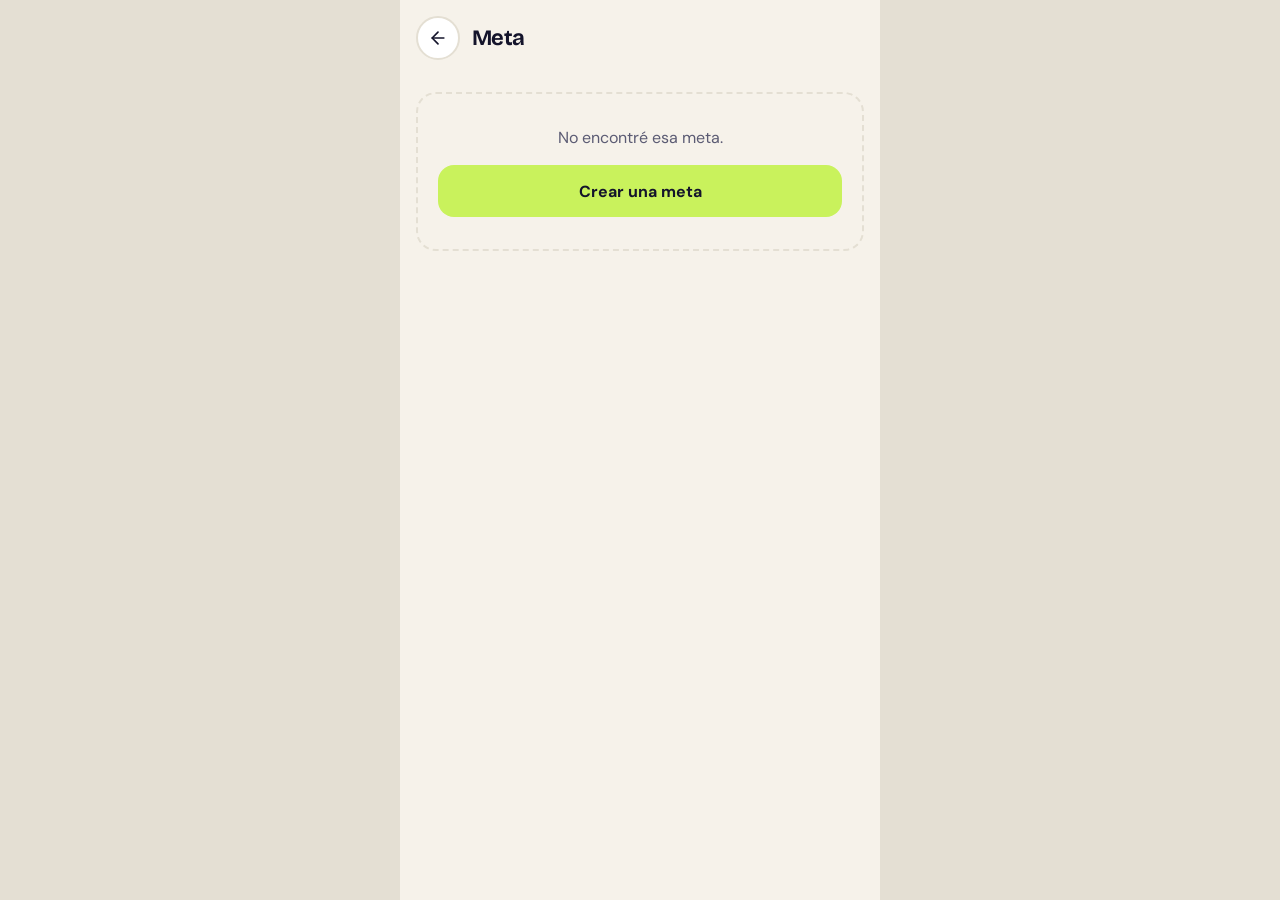
<file: pages/meta-detalle.html>
<!doctype html>
<html lang="es">
<head>
  <meta charset="UTF-8">
  <meta name="viewport" content="width=device-width, initial-scale=1.0, viewport-fit=cover">
  <meta name="theme-color" content="#F6F2EA">
  <meta name="description" content="NEXO: tu dinero, pero con alguien de tu lado.">
  <title>Tu meta · NEXO</title>
  <link rel="stylesheet" href="../css/tokens.css">
  <link rel="stylesheet" href="../css/components.css">
  <link rel="stylesheet" href="../css/styles.css">
</head>
<body class="pagina-app" data-pantalla="meta-detalle">

  <main class="pantalla">
    <div class="pantalla__contenido">

      <!-- F2.3 · Detalle de la meta, abono y ajuste -->
      <section class="paso" id="paso-meta" aria-label="Tu meta" hidden>
        <header class="barra-interna">
          <a class="boton-icono" href="metas.html" aria-label="Volver a mis metas">
            <svg class="icono" viewBox="0 0 24 24" aria-hidden="true"><path d="m12 19-7-7 7-7"/><path d="M19 12H5"/></svg>
          </a>
          <h1 class="titulo-interno">Tu meta</h1>
        </header>

        <div class="aviso-temporal" id="aviso-meta" role="status" hidden>
          <span id="aviso-meta-texto"></span>
        </div>

        <section class="tarjeta pila" aria-label="Resumen de la meta">
          <div class="fila">
            <span class="icono-recuadro icono-recuadro--acento">
              <svg class="icono" viewBox="0 0 24 24" aria-hidden="true"><circle cx="12" cy="12" r="10"/><circle cx="12" cy="12" r="6"/><circle cx="12" cy="12" r="2"/></svg>
            </span>
            <div class="fila-lista__cuerpo pila">
              <h2 class="titulo-tarjeta" id="meta-nombre"></h2>
              <span class="texto-suave texto-pequeno" id="meta-faltan"></span>
            </div>
            <span class="etiqueta" id="meta-porcentaje"></span>
          </div>
          <div class="fila fila--ajusta">
            <span class="cifra cifra--m" id="meta-ahorrado"></span>
            <span class="espaciador"></span>
            <span class="texto-suave texto-pequeno" id="meta-objetivo"></span>
          </div>
          <div class="barra-progreso" id="meta-barra" role="img" aria-label="Llevas el 0% de tu meta">
            <span class="barra-progreso__relleno"></span>
          </div>
        </section>

        <form class="tarjeta pila" id="formulario-abono" novalidate>
          <h2 class="titulo-tarjeta">Abonar a esta meta</h2>
          <div class="grupo-campo">
            <label class="etiqueta-campo" for="campo-abono">Valor del abono</label>
            <input class="campo" id="campo-abono" inputmode="numeric" autocomplete="off" placeholder="$ 50.000" aria-invalid="false">
            <p class="mensaje-error" id="error-abono" hidden>Escribe un valor mayor a $0.</p>
          </div>
          <button type="submit" class="boton boton--completo">Abonar</button>
        </form>

        <button type="button" class="boton boton--terciario boton--completo" id="boton-ajustar">Ajustar meta</button>

        <form class="tarjeta pila" id="formulario-ajuste" novalidate hidden>
          <h2 class="titulo-tarjeta">Ajustar meta</h2>
          <div class="grupo-campo">
            <label class="etiqueta-campo" for="campo-ajuste-nombre">Nombre</label>
            <input class="campo" id="campo-ajuste-nombre" autocomplete="off">
          </div>
          <div class="grupo-campo">
            <label class="etiqueta-campo" for="campo-ajuste-objetivo">Valor objetivo</label>
            <input class="campo" id="campo-ajuste-objetivo" inputmode="numeric" autocomplete="off" placeholder="$ 3.000.000">
          </div>
          <div class="alerta alerta--aviso" id="alerta-ajuste" role="alert" hidden>
            <svg class="icono" viewBox="0 0 24 24" aria-hidden="true"><path d="m21.73 18-8-14a2 2 0 0 0-3.48 0l-8 14A2 2 0 0 0 4 21h16a2 2 0 0 0 1.73-3"/><path d="M12 9v4"/><path d="M12 17h.01"/></svg>
            <span>Revisa el nombre y el valor de la meta.</span>
          </div>
          <button type="submit" class="boton boton--completo">Guardar cambios</button>
          <button type="button" class="boton boton--texto boton--completo" id="boton-cancelar-ajuste">Cancelar</button>
          <button type="button" class="boton boton--peligro boton--completo" id="boton-eliminar-meta">Eliminar meta</button>
        </form>
      </section>

      <!-- Celebración al cumplir la meta -->
      <section class="paso" id="paso-celebracion" aria-label="Meta cumplida" hidden>
        <header class="barra-interna">
          <a class="boton-icono" href="metas.html" aria-label="Volver a mis metas">
            <svg class="icono" viewBox="0 0 24 24" aria-hidden="true"><path d="m12 19-7-7 7-7"/><path d="M19 12H5"/></svg>
          </a>
          <h1 class="titulo-interno">Meta cumplida</h1>
        </header>
        <div class="marca-exito">
          <svg class="icono icono--xl" viewBox="0 0 24 24" aria-hidden="true"><path d="M20 6 9 17l-5-5"/></svg>
        </div>
        <h2 class="titulo-pantalla texto-centrado">¡Lo lograste!</h2>
        <p class="texto-suave texto-centrado" id="celebracion-texto"></p>
        <div class="paso__fondo">
          <a class="boton boton--completo" href="crear-meta.html">Crear otra meta</a>
          <a class="boton boton--texto boton--completo" href="metas.html">Volver a mis metas</a>
          <button type="button" class="boton boton--texto boton--completo" id="boton-eliminar-cumplida">Eliminar esta meta</button>
        </div>
      </section>

      <!-- Si no hay una meta con ese id -->
      <section class="paso" id="paso-no-encontrada" aria-label="Meta no encontrada" hidden>
        <header class="barra-interna">
          <a class="boton-icono" href="metas.html" aria-label="Volver a mis metas">
            <svg class="icono" viewBox="0 0 24 24" aria-hidden="true"><path d="m12 19-7-7 7-7"/><path d="M19 12H5"/></svg>
          </a>
          <h1 class="titulo-interno">Meta</h1>
        </header>
        <div class="tarjeta tarjeta--vacia pila">
          <p>No encontré esa meta.</p>
          <a class="boton boton--secundario" href="crear-meta.html">Crear una meta</a>
        </div>
      </section>

      <!-- Confirmación para eliminar la meta. app.js la pone justo debajo del
           botón "Eliminar" que se tocó (en Ajustar meta o en la celebración). -->
      <div class="pila" id="confirmar-eliminar" role="alertdialog" aria-labelledby="confirmar-eliminar-titulo" aria-describedby="confirmar-eliminar-texto" hidden>
        <div class="alerta alerta--aviso">
          <svg class="icono" viewBox="0 0 24 24" aria-hidden="true"><path d="m21.73 18-8-14a2 2 0 0 0-3.48 0l-8 14A2 2 0 0 0 4 21h16a2 2 0 0 0 1.73-3"/><path d="M12 9v4"/><path d="M12 17h.01"/></svg>
          <span id="confirmar-eliminar-titulo"></span>
        </div>
        <p id="confirmar-eliminar-texto"></p>
        <div class="fila">
          <button type="button" class="boton boton--terciario boton--completo" id="boton-cancelar-eliminar">Cancelar</button>
          <button type="button" class="boton boton--peligro boton--completo" id="boton-confirmar-eliminar">Sí, eliminar</button>
        </div>
      </div>

    </div>
  </main>

  <script src="../js/config.js"></script>
  <script src="../js/data.js"></script>
  <script src="../js/app.js"></script>
</body>
</html>
</file>
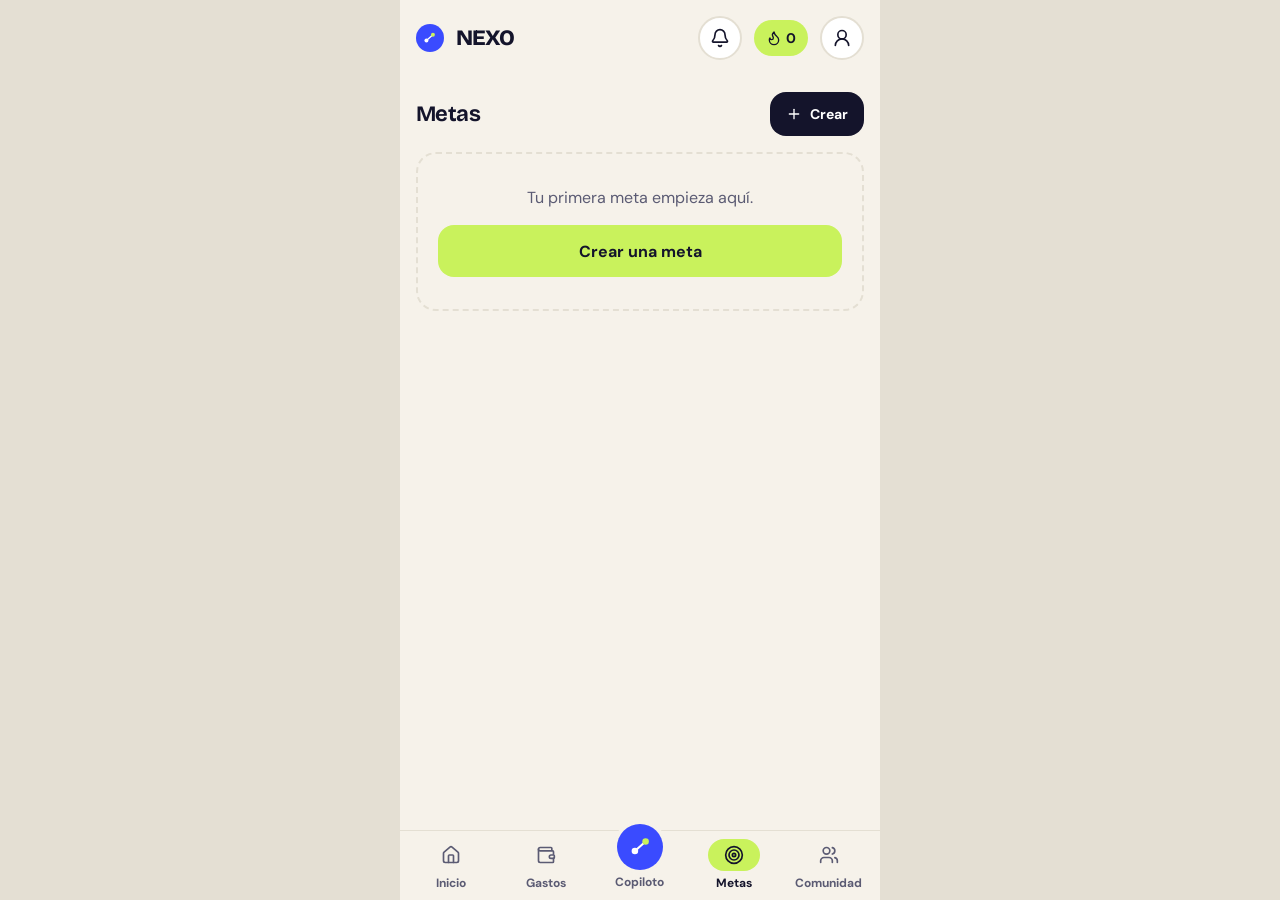
<file: pages/metas.html>
<!doctype html>
<html lang="es">
<head>
  <meta charset="UTF-8">
  <meta name="viewport" content="width=device-width, initial-scale=1.0, viewport-fit=cover">
  <meta name="theme-color" content="#F6F2EA">
  <meta name="description" content="NEXO: tu dinero, pero con alguien de tu lado.">
  <title>Metas · NEXO</title>
  <link rel="stylesheet" href="../css/tokens.css">
  <link rel="stylesheet" href="../css/components.css">
  <link rel="stylesheet" href="../css/styles.css">
</head>
<body class="pagina-app" data-pantalla="metas">

  <div class="pantalla">
    <div class="pantalla__contenido">

      <header class="barra-pestana">
        <span class="logo logo--sm" role="img" aria-label="NEXO">
          <svg viewBox="0 0 48 48" aria-hidden="true"><path class="logo__linea" d="M15 32L33 16" stroke-width="3.5" stroke-linecap="round"/><circle class="logo__nodo" cx="15" cy="32" r="5.5"/><circle class="logo__nodo logo__nodo--acento" cx="33" cy="16" r="5.5"/></svg>
        </span>
        <span class="logotipo">NEXO</span>
        <span class="espaciador"></span>
        <a class="boton-icono" href="avisos.html" id="enlace-avisos" aria-label="Avisos">
          <svg class="icono" viewBox="0 0 24 24" aria-hidden="true"><path d="M10.268 21a2 2 0 0 0 3.464 0"/><path d="M3.262 15.326A1 1 0 0 0 4 17h16a1 1 0 0 0 .74-1.673C19.41 13.956 18 12.499 18 8A6 6 0 0 0 6 8c0 4.499-1.411 5.956-2.738 7.326"/></svg>
          <span class="contador" id="contador-avisos" hidden></span>
        </a>
        <a class="chip-racha" href="racha.html" aria-label="Ver mi racha">
          <svg class="icono icono--sm" viewBox="0 0 24 24" aria-hidden="true"><path d="M8.5 14.5A2.5 2.5 0 0 0 11 12c0-1.38-.5-2-1-3-1.072-2.143-.224-4.054 2-6 .5 2.5 2 4.9 4 6.5 2 1.6 3 3.5 3 5.5a7 7 0 1 1-14 0c0-1.153.433-2.294 1-3a2.5 2.5 0 0 0 2.5 2.5z"/></svg>
          <span id="racha-chip">0</span>
        </a>
        <a class="boton-icono" href="perfil.html" aria-label="Perfil">
          <svg class="icono" viewBox="0 0 24 24" aria-hidden="true"><circle cx="12" cy="8" r="5"/><path d="M20 21a8 8 0 0 0-16 0"/></svg>
        </a>
      </header>

      <main class="pila">

        <div class="fila">
          <h1 class="titulo-interno">Metas</h1>
          <span class="espaciador"></span>
          <a class="boton boton--pequeno" href="crear-meta.html">
            <svg class="icono icono--sm" viewBox="0 0 24 24" aria-hidden="true"><path d="M5 12h14"/><path d="M12 5v14"/></svg>
            Crear
          </a>
        </div>

        <div class="aviso-temporal" id="aviso-metas" role="status" hidden>
          <span></span>
        </div>

        <div class="pila" id="lista-metas"></div>

      </main>
    </div>

    <nav class="navegacion" aria-label="Navegación principal">
      <a class="navegacion__item" href="inicio.html">
        <span class="navegacion__icono"><svg class="icono" viewBox="0 0 24 24" aria-hidden="true"><path d="M15 21v-8a1 1 0 0 0-1-1h-4a1 1 0 0 0-1 1v8"/><path d="M3 10a2 2 0 0 1 .709-1.528l7-5.999a2 2 0 0 1 2.582 0l7 5.999A2 2 0 0 1 21 10v9a2 2 0 0 1-2 2H5a2 2 0 0 1-2-2z"/></svg></span>
        Inicio
      </a>
      <a class="navegacion__item" href="gastos.html">
        <span class="navegacion__icono"><svg class="icono" viewBox="0 0 24 24" aria-hidden="true"><path d="M19 7V4a1 1 0 0 0-1-1H5a2 2 0 0 0 0 4h15a1 1 0 0 1 1 1v4h-3a2 2 0 0 0 0 4h3a1 1 0 0 0 1-1v-2a1 1 0 0 0-1-1"/><path d="M3 5v14a2 2 0 0 0 2 2h15a1 1 0 0 0 1-1v-4"/></svg></span>
        Gastos
      </a>
      <a class="navegacion__item" href="copiloto.html">
        <span class="navegacion__logo">
          <span class="logo" aria-hidden="true">
            <svg viewBox="0 0 48 48" aria-hidden="true"><path class="logo__linea" d="M15 32L33 16" stroke-width="3.5" stroke-linecap="round"/><circle class="logo__nodo" cx="15" cy="32" r="5.5"/><circle class="logo__nodo logo__nodo--acento" cx="33" cy="16" r="5.5"/></svg>
          </span>
        </span>
        Copiloto
      </a>
      <a class="navegacion__item navegacion__item--activo" href="metas.html" aria-current="page">
        <span class="navegacion__icono"><svg class="icono" viewBox="0 0 24 24" aria-hidden="true"><circle cx="12" cy="12" r="10"/><circle cx="12" cy="12" r="6"/><circle cx="12" cy="12" r="2"/></svg></span>
        Metas
      </a>
      <a class="navegacion__item" href="foro.html">
        <span class="navegacion__icono"><svg class="icono" viewBox="0 0 24 24" aria-hidden="true"><path d="M16 21v-2a4 4 0 0 0-4-4H6a4 4 0 0 0-4 4v2"/><circle cx="9" cy="7" r="4"/><path d="M22 21v-2a4 4 0 0 0-3-3.87"/><path d="M16 3.13a4 4 0 0 1 0 7.75"/></svg></span>
        Comunidad
      </a>
    </nav>
  </div>

  <script src="../js/config.js"></script>
  <script src="../js/data.js"></script>
  <script src="../js/app.js"></script>
</body>
</html>
</file>
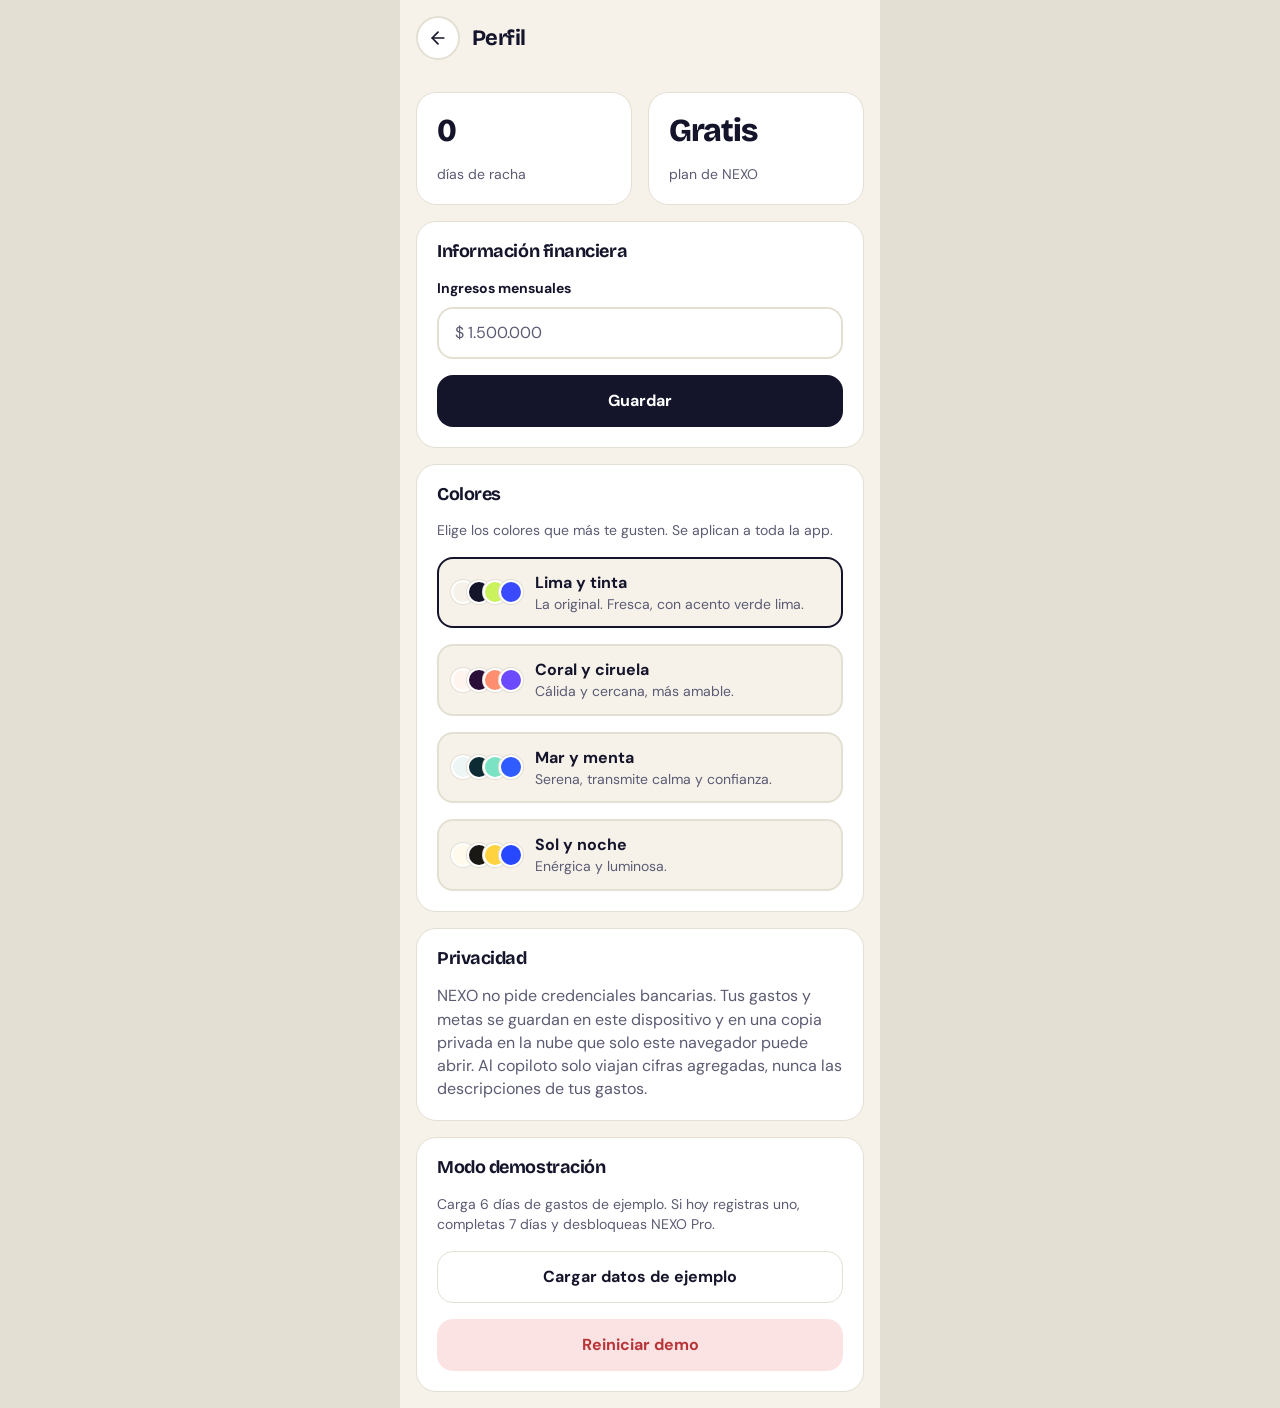
<file: pages/perfil.html>
<!doctype html>
<html lang="es">
<head>
  <meta charset="UTF-8">
  <meta name="viewport" content="width=device-width, initial-scale=1.0, viewport-fit=cover">
  <meta name="theme-color" content="#F6F2EA">
  <meta name="description" content="NEXO: tu dinero, pero con alguien de tu lado.">
  <title>Perfil · NEXO</title>
  <link rel="stylesheet" href="../css/tokens.css">
  <link rel="stylesheet" href="../css/components.css">
  <link rel="stylesheet" href="../css/styles.css">
</head>
<body class="pagina-app" data-pantalla="perfil">

  <main class="pantalla">
    <div class="pantalla__contenido">

      <header class="barra-interna">
        <a class="boton-icono" href="inicio.html" aria-label="Volver al inicio">
          <svg class="icono" viewBox="0 0 24 24" aria-hidden="true"><path d="m12 19-7-7 7-7"/><path d="M19 12H5"/></svg>
        </a>
        <h1 class="titulo-interno">Perfil</h1>
      </header>

      <div class="aviso-temporal" id="aviso-perfil" role="status" hidden>
        <span></span>
      </div>

      <!-- 1. Racha y plan -->
      <div class="dos-columnas">
        <section class="tarjeta pila" aria-label="Racha">
          <span class="cifra cifra--m" id="perfil-racha">0</span>
          <span class="texto-suave texto-pequeno" id="perfil-racha-texto">días de racha</span>
        </section>
        <section class="tarjeta pila" aria-label="Plan">
          <span class="cifra cifra--m" id="perfil-plan">Gratis</span>
          <span class="texto-suave texto-pequeno" id="perfil-plan-texto">plan de NEXO</span>
        </section>
      </div>

      <!-- 2. Ingreso mensual -->
      <form class="tarjeta pila" id="formulario-ingreso" novalidate>
        <h2 class="titulo-tarjeta">Información financiera</h2>
        <div class="grupo-campo">
          <label class="etiqueta-campo" for="campo-ingreso">Ingresos mensuales</label>
          <input class="campo" id="campo-ingreso" inputmode="numeric" autocomplete="off" placeholder="$ 1.500.000" aria-invalid="false">
          <p class="mensaje-error" id="error-ingreso" hidden>Escribe cuánto recibes al mes. Debe ser mayor a cero.</p>
        </div>
        <button type="submit" class="boton boton--completo">Guardar</button>
      </form>

      <!-- 3. Colores -->
      <section class="tarjeta pila" aria-labelledby="titulo-colores">
        <h2 class="titulo-tarjeta" id="titulo-colores">Colores</h2>
        <p class="texto-suave texto-pequeno">Elige los colores que más te gusten. Se aplican a toda la app.</p>
        <div class="pila" id="opciones-paleta" role="group" aria-labelledby="titulo-colores"></div>
      </section>

      <!-- 4. Privacidad -->
      <section class="tarjeta pila" aria-labelledby="titulo-privacidad">
        <h2 class="titulo-tarjeta" id="titulo-privacidad">Privacidad</h2>
        <p class="texto-suave">NEXO no pide credenciales bancarias. Tus gastos y metas se guardan en este dispositivo y en una copia privada en la nube que solo este navegador puede abrir. Al copiloto solo viajan cifras agregadas, nunca las descripciones de tus gastos.</p>
      </section>

      <!-- 5. Modo demostración -->
      <section class="tarjeta pila" aria-labelledby="titulo-demo">
        <h2 class="titulo-tarjeta" id="titulo-demo">Modo demostración</h2>
        <p class="texto-suave texto-pequeno">Carga 6 días de gastos de ejemplo. Si hoy registras uno, completas 7 días y desbloqueas NEXO Pro.</p>
        <button type="button" class="boton boton--terciario boton--completo" id="boton-ejemplo">Cargar datos de ejemplo</button>
        <button type="button" class="boton boton--peligro boton--completo" id="boton-reiniciar">Reiniciar demo</button>

        <div class="pila" id="confirmar-reinicio" role="alertdialog" aria-labelledby="confirmar-reinicio-titulo" hidden>
          <div class="alerta alerta--aviso">
            <svg class="icono" viewBox="0 0 24 24" aria-hidden="true"><path d="m21.73 18-8-14a2 2 0 0 0-3.48 0l-8 14A2 2 0 0 0 4 21h16a2 2 0 0 0 1.73-3"/><path d="M12 9v4"/><path d="M12 17h.01"/></svg>
            <span id="confirmar-reinicio-titulo">¿Reiniciar la demo?</span>
          </div>
          <p>Se borrarán tus gastos, metas, preguntas e ingresos de este dispositivo y de la nube. Esto no se puede deshacer.</p>
          <div class="fila">
            <button type="button" class="boton boton--terciario boton--completo" id="boton-cancelar-reinicio">Cancelar</button>
            <button type="button" class="boton boton--peligro boton--completo" id="boton-confirmar-reinicio">Sí, reiniciar</button>
          </div>
        </div>
      </section>

    </div>
  </main>

  <script src="../js/config.js"></script>
  <script src="../js/data.js"></script>
  <script src="../js/app.js"></script>
</body>
</html>
</file>
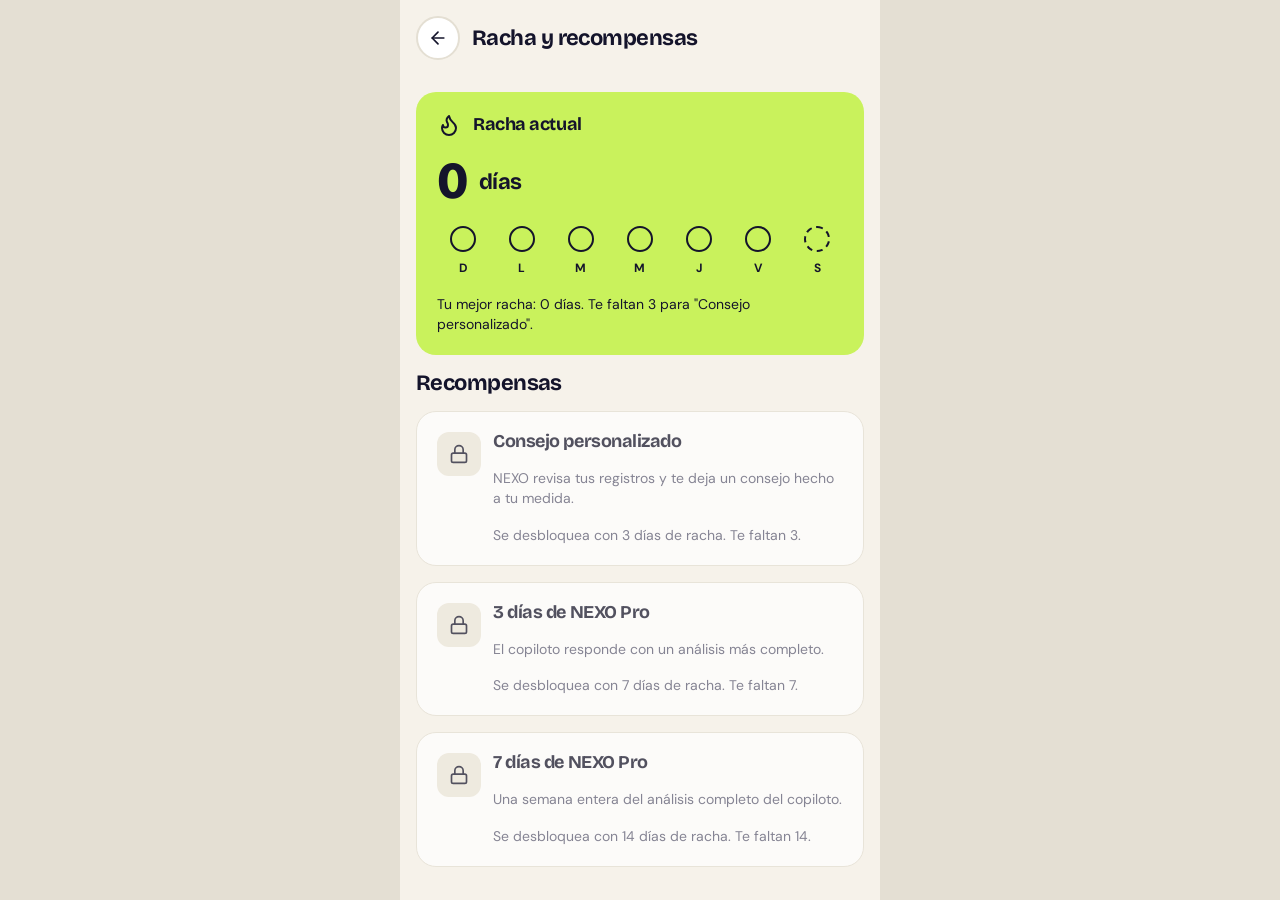
<file: pages/racha.html>
<!doctype html>
<html lang="es">
<head>
  <meta charset="UTF-8">
  <meta name="viewport" content="width=device-width, initial-scale=1.0, viewport-fit=cover">
  <meta name="theme-color" content="#F6F2EA">
  <meta name="description" content="NEXO: tu dinero, pero con alguien de tu lado.">
  <title>Racha y recompensas · NEXO</title>
  <link rel="stylesheet" href="../css/tokens.css">
  <link rel="stylesheet" href="../css/components.css">
  <link rel="stylesheet" href="../css/styles.css">
</head>
<body class="pagina-app" data-pantalla="racha">

  <main class="pantalla">
    <div class="pantalla__contenido">

      <header class="barra-interna">
        <a class="boton-icono" href="inicio.html" aria-label="Volver al inicio">
          <svg class="icono" viewBox="0 0 24 24" aria-hidden="true"><path d="m12 19-7-7 7-7"/><path d="M19 12H5"/></svg>
        </a>
        <h1 class="titulo-interno">Racha y recompensas</h1>
      </header>

      <div class="aviso-temporal" id="aviso-racha" role="status" hidden>
        <span></span>
      </div>

      <!-- Racha actual -->
      <section class="tarjeta tarjeta--acento pila" aria-label="Racha actual">
        <div class="fila">
          <svg class="icono icono--lg" viewBox="0 0 24 24" aria-hidden="true"><path d="M8.5 14.5A2.5 2.5 0 0 0 11 12c0-1.38-.5-2-1-3-1.072-2.143-.224-4.054 2-6 .5 2.5 2 4.9 4 6.5 2 1.6 3 3.5 3 5.5a7 7 0 1 1-14 0c0-1.153.433-2.294 1-3a2.5 2.5 0 0 0 2.5 2.5z"/></svg>
          <h2 class="titulo-tarjeta">Racha actual</h2>
        </div>
        <div class="fila">
          <span class="cifra cifra--xl" id="racha-numero"></span>
          <span class="titulo-interno" id="racha-unidad"></span>
        </div>
        <div class="racha-dias" id="racha-dias"></div>
        <p class="texto-pequeno" id="racha-mejor"></p>
      </section>

      <!-- Plan Pro (solo si está activo) -->
      <section class="tarjeta pila" id="panel-pro" aria-label="Plan Pro" hidden>
        <div class="fila">
          <span class="insignia-pro">PRO</span>
          <span id="pro-texto"></span>
        </div>
        <p class="texto-suave texto-pequeno">Con Pro, el copiloto da un análisis más completo en cada respuesta.</p>
      </section>

      <!-- Recompensas -->
      <h2 class="titulo-interno">Recompensas</h2>
      <div class="pila" id="lista-recompensas"></div>

      <a class="boton boton--terciario boton--completo" href="copiloto.html" id="boton-consejo" hidden>Ver mi consejo en el copiloto</a>

    </div>
  </main>

  <script src="../js/config.js"></script>
  <script src="../js/data.js"></script>
  <script src="../js/app.js"></script>
</body>
</html>
</file>
<file: css/tokens.css>
/* =========================================================
   NEXO · Tokens del design kit
   ---------------------------------------------------------
   Aquí viven las decisiones base: colores, letras, espacios,
   bordes y tamaños. Los componentes (components.css) solo
   usan estas variables: nunca escriben un valor suelto.
   Para cambiar el aspecto de la app, cambia el valor aquí.
   ========================================================= */

/* Fuentes: viven en assets/fuentes/ y se cargan desde el proyecto
   (no necesitan internet). Cada archivo trae todos los pesos que
   usamos. Las rutas son relativas a este archivo (css/).
   Si no cargan, el navegador usa la fuente de respaldo (Arial). */
@font-face {
  font-family: "Bricolage Grotesque";
  font-style: normal;
  font-weight: 700 800;
  font-display: swap;
  src: url("../assets/fuentes/bricolage-grotesque-latin.woff2") format("woff2");
}
@font-face {
  font-family: "DM Sans";
  font-style: normal;
  font-weight: 400 700;
  font-display: swap;
  src: url("../assets/fuentes/dm-sans-latin.woff2") format("woff2");
}

/* ---------- PALETAS DE COLOR ----------
   La persona elige una de 4 paletas en Perfil > Colores. Cada paleta
   cambia solo estos 12 colores base; los demás (superficie, estados,
   categorías) son iguales en todas.
   Se activa con data-paleta="…" en <html> (toda la app) o en cualquier
   elemento (por ejemplo, las muestras de color de cada opción).
   "Lima y tinta" es la paleta de siempre: la que se usa si no hay otra. */
:root,
[data-paleta="lima"] {
  /* Marca: tinta oscura y lima */
  --color-primario: #14142B;          /* botón principal, texto, tarjeta oscura */
  --color-primario-hover: #2A2A4A;    /* botón principal al pasar el mouse */
  --color-secundario: #C9F25C;        /* acento lima: botón secundario, chip activo, racha */
  --color-secundario-hover: #B8E23F;  /* acento al pasar el mouse */
  --color-secundario-suave: #F1FAD6;  /* fondo suave del acento (notas de ayuda) */

  /* Azul de NEXO (identidad de la IA) */
  --color-ia: #3A4BFF;                /* logo, nombre de NEXO, borde de foco */
  --color-ia-suave: #E8EBFF;          /* fondo suave del azul */

  /* Fondos */
  --color-fondo: #F6F2EA;             /* fondo de la app */
  --color-fondo-suave: #ECE7DB;       /* fondo arena: recuadros, etiquetas suaves */

  /* Texto */
  --color-texto: #14142B;             /* texto principal */
  --color-texto-suave: #5B5B73;       /* texto secundario */

  /* Bordes */
  --color-borde: #E4DFD3;             /* bordes y separadores */
}

/* Coral y ciruela: cálida y cercana */
[data-paleta="coral"] {
  --color-primario: #2A1038;
  --color-primario-hover: #3E1F52;
  --color-secundario: #FF8F70;
  --color-secundario-hover: #F27A58;
  --color-secundario-suave: #FFE3D9;
  --color-ia: #6C4BFF;
  --color-ia-suave: #ECE6FF;
  --color-fondo: #FFF5EE;
  --color-fondo-suave: #F8E6DB;
  --color-texto: #2A1038;
  --color-texto-suave: #66506F;
  --color-borde: #F0DDD2;
}

/* Mar y menta: serena */
[data-paleta="mar"] {
  --color-primario: #0D2B33;
  --color-primario-hover: #1C434E;
  --color-secundario: #7BE3C3;
  --color-secundario-hover: #5BD3AF;
  --color-secundario-suave: #D9F7EE;
  --color-ia: #2F5BFF;
  --color-ia-suave: #E4EBFF;
  --color-fondo: #EEF6F5;
  --color-fondo-suave: #E0EEEC;
  --color-texto: #0D2B33;
  --color-texto-suave: #4D6870;
  --color-borde: #D5E4E2;
}

/* Sol y noche: enérgica */
[data-paleta="sol"] {
  --color-primario: #1A1814;
  --color-primario-hover: #34302A;
  --color-secundario: #FFD23F;
  --color-secundario-hover: #F2C200;
  --color-secundario-suave: #FFF1B8;
  --color-ia: #2748FF;
  --color-ia-suave: #E6EAFF;
  --color-fondo: #FFFAEB;
  --color-fondo-suave: #F6EDCF;
  --color-texto: #1A1814;
  --color-texto-suave: #5E5846;
  --color-borde: #EDE4C8;
}

:root {

  /* ---------- OTROS COLORES (iguales en todas las paletas) ---------- */

  --color-superficie: #FFFFFF;        /* tarjetas, campos, chips */
  --color-texto-inverso: #FFFFFF;     /* texto sobre fondos oscuros */

  /* Estados: éxito, aviso y error */
  --color-exito: #0B7A55;
  --color-exito-suave: #DDF1E8;
  --color-aviso: #8A5600;
  --color-aviso-suave: #FBEBCB;
  --color-error: #C73B3F;
  --color-error-suave: #FBE3E3;
  --color-error-texto: #B83539;       /* texto rojo sobre el fondo rosado (4,8:1; el rojo normal da 4,2:1) */
  --color-error-claro: #FF8A8E;       /* error sobre fondo oscuro */

  /* Sobre fondos oscuros (blancos con transparencia) */
  --color-inverso-texto: #FFFFFFC7;   /* texto secundario sobre oscuro */
  --color-inverso-fondo: #FFFFFF2E;   /* fondos y pistas sobre oscuro */

  /* Categorías de gastos */
  --color-cat-comida: #C2561C;
  --color-cat-transporte: #1F6FC2;
  --color-cat-salidas: #7A3FC4;
  --color-cat-compras: #C22A66;
  --color-cat-educacion: #12795F;
  --color-cat-otro: var(--color-texto-suave);
  --mezcla-categoria: 14%;            /* cuánto color lleva el fondo del ícono */


  /* ---------- TIPOGRAFÍA ---------- */

  /* Familias (siempre terminan en una fuente de respaldo) */
  --fuente-titulos: "Bricolage Grotesque", Arial, sans-serif;
  --fuente-texto: "DM Sans", Arial, sans-serif;

  /* Escala de tamaños (1rem = 16 px) */
  --texto-xs: 0.75rem;                /* 12 px: etiquetas pequeñas */
  --texto-sm: 0.875rem;               /* 14 px: texto pequeño */
  --texto-base: 1rem;                 /* 16 px: texto normal */
  --texto-lg: 1.125rem;               /* 18 px: subtítulos y títulos de tarjeta */
  --texto-xl: 1.375rem;               /* 22 px: títulos de pantallas internas */
  --texto-2xl: 1.875rem;              /* 30 px: títulos de pantalla */

  /* Cifras de dinero (se achican en pantallas muy angostas) */
  --texto-cifra-m: 2rem;              /* 32 px */
  --texto-cifra-l: min(2.75rem, 12vw);   /* 44 px */
  --texto-cifra-xl: min(3.25rem, 12vw);  /* 52 px */

  /* Pesos */
  --peso-normal: 400;
  --peso-fuerte: 700;
  --peso-cifra: 800;                  /* solo cifras y logotipo (fuente de títulos) */

  /* Altura de línea y espacio entre letras */
  --linea-titulo: 1.1;
  --linea-texto: 1.45;
  --letras-cifra: -0.04em;
  --letras-titulo: -0.025em;
  --letras-mayuscula: 0.04em;


  /* ---------- ESPACIOS (múltiplos de 4 px) ---------- */
  --espacio-1: 4px;
  --espacio-2: 8px;
  --espacio-3: 12px;
  --espacio-4: 16px;
  --espacio-5: 20px;
  --espacio-6: 24px;
  --espacio-7: 28px;
  --espacio-8: 32px;


  /* ---------- BORDES Y SOMBRAS ---------- */

  /* Esquinas redondeadas */
  --radio-sm: 8px;
  --radio-md: 12px;
  --radio-lg: 16px;
  --radio-xl: 20px;                   /* tarjetas */
  --radio-total: 999px;               /* círculos y pastillas */

  /* Grosores */
  --borde-fino: 1px;                  /* contenedores */
  --borde-grueso: 2px;                /* controles */
  --borde-foco: 3px;                  /* línea del foco de teclado */
  --foco-separacion: 2px;

  /* Sombras: el diseño es plano, solo hay anillos sin desenfoque */
  --sombra-suave: 0 0 0 var(--borde-fino) var(--color-borde);
  --sombra-media: 0 0 0 var(--espacio-1) var(--color-fondo);


  /* ---------- TAMAÑOS ---------- */

  /* Alturas de controles (botones, campos, chips) */
  --alto-control-xs: 32px;
  --alto-control-sm: 36px;
  --alto-control-md: 44px;
  --alto-control-lg: 52px;
  --alto-barra: 10px;                 /* barra de progreso */
  --alto-campo-area: 120px;           /* campo de texto largo */
  --proporcion-ilustracion: 16 / 10;  /* forma del recuadro de ilustración */

  /* Íconos */
  --icono-sm: 16px;
  --icono-md: 20px;
  --icono-lg: 24px;
  --icono-xl: 36px;
  --trazo-icono: 2;

  /* Logo y racha */
  --logo-sm: 28px;
  --logo-md: 46px;
  --logo-lg: 96px;
  --tamano-punto-racha: 26px;

  /* Anchos */
  --ancho-app: 480px;                 /* ancho máximo de la app */
  --ancho-minimo: 320px;
  --ancho-burbuja-usuario: 86%;
  --ancho-burbuja-nexo: 94%;
  --ancho-aviso: 420px;


  /* ---------- MOVIMIENTO Y ESTADOS ---------- */
  --duracion-barra: 0.3s;
  --duracion-boton: 0.12s;
  --escala-presion: 0.98;             /* el botón se achica un poco al tocarlo */
  --opacidad-deshabilitado: 0.55;
  --opacidad-bloqueado: 0.72;
}

/* Nota: el punto de quiebre para pantallas anchas es 520 px
   (las variables no funcionan dentro de @media, por eso se escribe aquí). */
</file>
<file: css/components.css>
/* =========================================================
   NEXO · Componentes del design kit
   ---------------------------------------------------------
   Cada componente se define una sola vez y usa SOLO las
   variables de tokens.css (cárgalo antes que este archivo).
   Convención de nombres:
     .componente              el componente base
     .componente--variante    una versión (ej. .boton--secundario)
     .componente__parte       una pieza interna (ej. .tarjeta__titulo)
   Pensado para celular: se ve bien desde 375 px de ancho.
   ========================================================= */


/* ---------- 1. BASE ---------- */

*, *::before, *::after { box-sizing: border-box; }

html { scroll-behavior: smooth; }

body {
  margin: 0;
  min-width: var(--ancho-minimo);
  font-family: var(--fuente-texto);
  font-size: var(--texto-base);
  font-weight: var(--peso-normal);
  line-height: var(--linea-texto);
  color: var(--color-texto);
  background: var(--color-fondo);
  -webkit-font-smoothing: antialiased;
}

h1, h2, h3, p { margin: 0; }
button, input, textarea, select { font: inherit; color: inherit; }
button { cursor: pointer; }
a { color: inherit; }

/* Foco visible para quien navega con teclado */
:focus-visible {
  outline: var(--borde-foco) solid var(--color-ia);
  outline-offset: var(--foco-separacion);
}

@media (prefers-reduced-motion: reduce) {
  *, *::before, *::after {
    animation: none !important;
    transition: none !important;
    scroll-behavior: auto !important;
  }
}


/* ---------- 2. DISTRIBUCIÓN ---------- */

/* Fondo de la página de la app (en computador se ve un marco) */
.pagina-app { background: var(--color-fondo); }

/* Contenedor de la app: una columna de celular centrada */
.pantalla {
  display: flex;
  flex-direction: column;
  max-width: var(--ancho-app);
  min-height: 100vh;
  margin: 0 auto;
  background: var(--color-fondo);
}
.pantalla__contenido { flex: 1; padding: var(--espacio-4); }

@media (min-width: 520px) {
  .pagina-app { background: var(--color-borde); }
  .pantalla { box-shadow: var(--sombra-suave); }
}

/* Ayudas de distribución */
.pila { display: grid; gap: var(--espacio-4); }
.fila { display: flex; align-items: center; gap: var(--espacio-3); }
.fila--ajusta { flex-wrap: wrap; }
.espaciador { flex: 1; }


/* ---------- 3. TEXTO Y TITULARES ---------- */

.titulo-pantalla,
.titulo-interno,
.subtitulo,
.titulo-tarjeta {
  font-family: var(--fuente-titulos);
  font-weight: var(--peso-fuerte);
  line-height: var(--linea-titulo);
  letter-spacing: var(--letras-titulo);
}
.titulo-pantalla { font-size: var(--texto-2xl); }
.titulo-interno { font-size: var(--texto-xl); }
.subtitulo,
.titulo-tarjeta { font-size: var(--texto-lg); }

.etiqueta-mayuscula {
  font-size: var(--texto-sm);
  font-weight: var(--peso-fuerte);
  letter-spacing: var(--letras-mayuscula);
  text-transform: uppercase;
  color: var(--color-texto-suave);
}

.logotipo {
  font-family: var(--fuente-titulos);
  font-size: var(--texto-xl);
  font-weight: var(--peso-cifra);
  line-height: var(--linea-titulo);
  letter-spacing: var(--letras-cifra);
}

.texto-suave { color: var(--color-texto-suave); }
.texto-pequeno { font-size: var(--texto-sm); }
.texto-ia { color: var(--color-ia); font-weight: var(--peso-fuerte); }

/* Cifras de dinero */
.cifra {
  display: block;
  font-family: var(--fuente-titulos);
  font-size: var(--texto-cifra-l);
  font-weight: var(--peso-cifra);
  line-height: var(--linea-titulo);
  letter-spacing: var(--letras-cifra);
  font-variant-numeric: tabular-nums lining-nums;
  white-space: nowrap;
}
.cifra--xl { font-size: var(--texto-cifra-xl); }
.cifra--m { font-size: var(--texto-cifra-m); }


/* ---------- 4. ÍCONOS Y LOGO ---------- */

/* Íconos dibujados con SVG que heredan el color del texto */
.icono {
  flex: none;
  width: var(--icono-md);
  height: var(--icono-md);
  fill: none;
  stroke: currentColor;
  stroke-width: var(--trazo-icono);
  stroke-linecap: round;
  stroke-linejoin: round;
}
.icono--sm { width: var(--icono-sm); height: var(--icono-sm); }
.icono--lg { width: var(--icono-lg); height: var(--icono-lg); }
.icono--xl { width: var(--icono-xl); height: var(--icono-xl); }

/* Logo de NEXO: círculo azul con dos nodos unidos */
.logo {
  display: grid;
  place-items: center;
  flex: none;
  width: var(--logo-md);
  height: var(--logo-md);
  border-radius: var(--radio-total);
  background: var(--color-ia);
}
.logo--sm { width: var(--logo-sm); height: var(--logo-sm); }
.logo--lg { width: var(--logo-lg); height: var(--logo-lg); }
.logo svg { width: 62%; height: 62%; }
.logo__linea { stroke: var(--color-texto-inverso); }
.logo__nodo { fill: var(--color-texto-inverso); }
.logo__nodo--acento { fill: var(--color-secundario); }

/* Recuadro con ícono (listas, metas, avisos) */
.icono-recuadro {
  display: grid;
  place-items: center;
  flex: none;
  width: var(--alto-control-md);
  height: var(--alto-control-md);
  border-radius: var(--radio-md);
  background: var(--color-fondo-suave);
  color: var(--color-texto);
}
.icono-recuadro--pequeno { width: var(--alto-control-sm); height: var(--alto-control-sm); }
.icono-recuadro--acento { background: var(--color-secundario); }
.icono-recuadro--categoria {
  background: color-mix(in srgb, var(--color-categoria) var(--mezcla-categoria), var(--color-superficie));
  color: var(--color-categoria);
}
.icono-recuadro--comida { --color-categoria: var(--color-cat-comida); }
.icono-recuadro--transporte { --color-categoria: var(--color-cat-transporte); }
.icono-recuadro--salidas { --color-categoria: var(--color-cat-salidas); }
.icono-recuadro--compras { --color-categoria: var(--color-cat-compras); }
.icono-recuadro--educacion { --color-categoria: var(--color-cat-educacion); }
.icono-recuadro--otro { --color-categoria: var(--color-cat-otro); }

/* Recuadro de ilustración (carrusel de bienvenida): la imagen vive en assets/ */
.ilustracion {
  display: grid;
  place-items: center;
  width: 100%;
  aspect-ratio: var(--proporcion-ilustracion);
  border-radius: var(--radio-xl);
  background: var(--color-fondo-suave);
  overflow: hidden;
}
.ilustracion img { display: block; width: 100%; height: 100%; }

/* Avatar: círculo con la inicial de quien escribe (comunidad) */
.avatar {
  display: grid;
  place-items: center;
  flex: none;
  width: var(--icono-lg);
  height: var(--icono-lg);
  border-radius: var(--radio-total);
  background: var(--color-ia-suave);
  color: var(--color-ia);
  font-size: var(--texto-xs);
  font-weight: var(--peso-fuerte);
}

/* Círculo de éxito (gasto registrado, meta cumplida) */
.marca-exito {
  display: grid;
  place-items: center;
  width: calc(var(--icono-xl) * 2);
  height: calc(var(--icono-xl) * 2);
  margin: 0 auto;
  border-radius: var(--radio-total);
  background: var(--color-secundario);
}


/* ---------- 5. BOTONES ---------- */

.boton {
  display: inline-flex;
  align-items: center;
  justify-content: center;
  gap: var(--espacio-2);
  min-height: var(--alto-control-lg);
  padding: 0 var(--espacio-5);
  border: 0;
  border-radius: var(--radio-lg);
  background: var(--color-primario);
  color: var(--color-texto-inverso);
  font-weight: var(--peso-fuerte);
  text-decoration: none;
  transition: transform var(--duracion-boton) ease, background var(--duracion-boton) ease, color var(--duracion-boton) ease;
}
.boton:hover:not(:disabled) { background: var(--color-primario-hover); }
.boton:active:not(:disabled) { transform: scale(var(--escala-presion)); }
.boton:disabled { opacity: var(--opacidad-deshabilitado); cursor: not-allowed; }

.boton--secundario { background: var(--color-secundario); color: var(--color-texto); }
.boton--secundario:hover:not(:disabled) { background: var(--color-secundario-hover); }

.boton--terciario {
  background: var(--color-superficie);
  color: var(--color-texto);
  border: var(--borde-fino) solid var(--color-borde);
}
.boton--terciario:hover:not(:disabled) { background: var(--color-fondo-suave); }

.boton--texto {
  background: transparent;
  color: var(--color-texto);
  text-decoration: underline;
  text-underline-offset: var(--espacio-1);
}
.boton--texto:hover:not(:disabled) { background: transparent; color: var(--color-primario-hover); }

.boton--peligro { background: var(--color-error-suave); color: var(--color-error-texto); }
.boton--peligro:hover:not(:disabled) { background: var(--color-error); color: var(--color-texto-inverso); }

.boton--pequeno {
  min-height: var(--alto-control-md);
  padding: 0 var(--espacio-4);
  font-size: var(--texto-sm);
}
.boton--completo { width: 100%; }

/* Botón redondo con un ícono */
.boton-icono {
  position: relative;
  display: grid;
  place-items: center;
  flex: none;
  width: var(--alto-control-md);
  height: var(--alto-control-md);
  padding: 0;
  border: var(--borde-grueso) solid var(--color-borde);
  border-radius: var(--radio-total);
  background: var(--color-superficie);
  color: var(--color-texto);
  transition: background var(--duracion-boton) ease, border-color var(--duracion-boton) ease;
}
.boton-icono:hover:not(:disabled) { border-color: var(--color-primario); }
.boton-icono:disabled { opacity: var(--opacidad-deshabilitado); cursor: not-allowed; }
.boton-icono--activo,
.boton-icono--primario { background: var(--color-primario); border-color: var(--color-primario); }
.boton-icono--activo { color: var(--color-texto-inverso); }
.boton-icono--primario { color: var(--color-secundario); }
.boton-icono--primario:hover:not(:disabled) { background: var(--color-primario-hover); }
.boton-icono--compacto {
  width: var(--alto-control-xs);
  height: var(--alto-control-xs);
  border-color: transparent;
  background: transparent;
}
/* Para ponerlo sobre una tarjeta oscura (el ojo y el "?" de Inicio) */
.boton-icono--sobre-oscuro { color: var(--color-texto-inverso); }
.boton-icono--sobre-oscuro:hover:not(:disabled) { border-color: var(--color-inverso-texto); }

/* Botones de elección: "Grabar audio" / "Escribir" */
.modos { display: grid; grid-template-columns: 1fr 1fr; gap: var(--espacio-2); }
.boton-modo {
  display: inline-flex;
  align-items: center;
  justify-content: center;
  gap: var(--espacio-2);
  min-height: var(--alto-control-lg);
  padding: 0 var(--espacio-3);
  border: var(--borde-grueso) solid var(--color-borde);
  border-radius: var(--radio-md);
  background: var(--color-superficie);
  color: var(--color-texto);
  font-weight: var(--peso-fuerte);
}
.boton-modo:hover:not(:disabled) { border-color: var(--color-primario); }
.boton-modo:disabled { opacity: var(--opacidad-deshabilitado); cursor: not-allowed; }
.boton-modo--principal { background: var(--color-primario); border-color: var(--color-primario); color: var(--color-secundario); }
.boton-modo--grabando { background: var(--color-error); border-color: var(--color-error); color: var(--color-texto-inverso); }

/* "Marcar como útil" */
.boton-util {
  display: inline-flex;
  align-items: center;
  gap: var(--espacio-2);
  min-height: var(--alto-control-sm);
  padding: 0 var(--espacio-3);
  border: var(--borde-grueso) solid var(--color-borde);
  border-radius: var(--radio-total);
  background: var(--color-superficie);
  color: var(--color-texto);
  font-size: var(--texto-sm);
  font-weight: var(--peso-fuerte);
}
.boton-util:hover:not(:disabled) { border-color: var(--color-primario); }
.boton-util:disabled { opacity: var(--opacidad-deshabilitado); cursor: not-allowed; }
.boton-util--activo { background: var(--color-secundario); border-color: var(--color-primario); }

/* Chip de racha (barra superior) */
.chip-racha {
  display: inline-flex;
  align-items: center;
  gap: var(--espacio-1);
  min-height: var(--alto-control-sm);
  padding: 0 var(--espacio-3);
  border: 0;
  border-radius: var(--radio-total);
  background: var(--color-secundario);
  color: var(--color-texto);
  font-size: var(--texto-sm);
  font-weight: var(--peso-fuerte);
  text-decoration: none;
}
.chip-racha:hover:not(:disabled) { background: var(--color-secundario-hover); }


/* ---------- 6. CHIPS Y ETIQUETAS ---------- */

.chips { display: flex; flex-wrap: wrap; gap: var(--espacio-2); }
/* Fila de chips que se desliza de lado en celular */
.chips--desliza {
  flex-wrap: nowrap;
  overflow-x: auto;
  margin: 0 calc(var(--espacio-4) * -1);
  padding: 0 var(--espacio-4) var(--espacio-1);
  scrollbar-width: none;
}
.chips--desliza::-webkit-scrollbar { display: none; }

/* Opción seleccionable (categorías, filtros, preguntas sugeridas) */
.chip {
  display: inline-flex;
  align-items: center;
  flex: none;
  gap: var(--espacio-2);
  min-height: var(--alto-control-md);
  padding: 0 var(--espacio-4);
  border: var(--borde-grueso) solid var(--color-borde);
  border-radius: var(--radio-total);
  background: var(--color-superficie);
  color: var(--color-texto);
  font-size: var(--texto-sm);
  font-weight: var(--peso-fuerte);
  white-space: nowrap;
}
.chip:hover:not(:disabled) { border-color: var(--color-primario); }
.chip:disabled { opacity: var(--opacidad-deshabilitado); cursor: not-allowed; }
.chip--activo,
.chip[aria-pressed="true"] { background: var(--color-secundario); border-color: var(--color-primario); }

/* Etiqueta pequeña, no se toca */
.etiqueta {
  display: inline-flex;
  align-items: center;
  gap: var(--espacio-1);
  padding: var(--espacio-1) var(--espacio-3);
  border-radius: var(--radio-total);
  background: var(--color-secundario);
  color: var(--color-texto);
  font-size: var(--texto-xs);
  font-weight: var(--peso-fuerte);
}
.etiqueta--oscura { background: var(--color-primario); color: var(--color-texto-inverso); }
.etiqueta--suave { background: var(--color-fondo-suave); }
.etiqueta--ia { background: var(--color-ia-suave); color: var(--color-ia); }

.insignia-pro {
  padding: var(--espacio-1) var(--espacio-2);
  border-radius: var(--radio-sm);
  background: var(--color-primario);
  color: var(--color-secundario);
  font-size: var(--texto-xs);
  font-weight: var(--peso-fuerte);
  letter-spacing: var(--letras-mayuscula);
}

/* Contador rojo sobre un botón (avisos nuevos) */
.contador {
  position: absolute;
  top: calc(var(--espacio-1) * -1);
  right: calc(var(--espacio-1) * -1);
  display: grid;
  place-items: center;
  min-width: var(--espacio-5);
  height: var(--espacio-5);
  padding: 0 var(--espacio-1);
  border-radius: var(--radio-total);
  background: var(--color-error);
  color: var(--color-texto-inverso);
  font-size: var(--texto-xs);
  font-weight: var(--peso-fuerte);
}


/* ---------- 7. TARJETAS ---------- */

.tarjeta {
  padding: var(--espacio-5);
  border: var(--borde-fino) solid var(--color-borde);
  border-radius: var(--radio-xl);
  background: var(--color-superficie);
}
.tarjeta--acento { background: var(--color-secundario); border-color: transparent; }
.tarjeta--oscura {
  padding: var(--espacio-6);
  background: var(--color-primario);
  border-color: transparent;
  color: var(--color-texto-inverso);
}
.tarjeta--oscura .texto-suave { color: var(--color-inverso-texto); }
.tarjeta--boton {
  display: block;
  width: 100%;
  text-align: left;
  color: inherit;
  text-decoration: none;
  cursor: pointer;
  transition: border-color var(--duracion-boton) ease;
}
.tarjeta--boton:hover { border-color: var(--color-primario); }
.tarjeta--vacia {
  padding: var(--espacio-8) var(--espacio-5);
  border: var(--borde-grueso) dashed var(--color-borde);
  background: transparent;
  color: var(--color-texto-suave);
  text-align: center;
}
.tarjeta--bloqueada { opacity: var(--opacidad-bloqueado); }

/* Nota de ayuda (el botón "?") */
.nota-ayuda {
  padding: var(--espacio-3) var(--espacio-4);
  border-radius: var(--radio-md);
  background: var(--color-secundario-suave);
  color: var(--color-texto);
  font-size: var(--texto-sm);
  line-height: var(--linea-texto);
}
.nota-ayuda--oscura { background: var(--color-inverso-fondo); color: var(--color-texto-inverso); }


/* ---------- 8. FORMULARIOS ---------- */

.grupo-campo { display: grid; gap: var(--espacio-2); }
.etiqueta-campo { font-size: var(--texto-sm); font-weight: var(--peso-fuerte); }
.mensaje-error { font-size: var(--texto-sm); font-weight: var(--peso-fuerte); color: var(--color-error); }

/* Campo de texto */
.campo {
  width: 100%;
  min-height: var(--alto-control-lg);
  padding: var(--espacio-3) var(--espacio-4);
  border: var(--borde-grueso) solid var(--color-borde);
  border-radius: var(--radio-lg);
  background: var(--color-superficie);
  color: var(--color-texto);
}
.campo::placeholder { color: var(--color-texto-suave); }
.campo:hover:not(:disabled) { border-color: var(--color-texto-suave); }
.campo:focus { border-color: var(--color-primario); }
.campo:disabled { background: var(--color-fondo-suave); opacity: var(--opacidad-deshabilitado); cursor: not-allowed; }
.campo--error { border-color: var(--color-error); background: var(--color-error-suave); }
.campo--area { min-height: var(--alto-campo-area); resize: vertical; }
.campo--chat { min-height: var(--alto-control-md); border-radius: var(--radio-total); }

/* Campo de monto grande, con el signo $ */
.campo-monto {
  display: flex;
  align-items: baseline;
  gap: var(--espacio-2);
  padding-bottom: var(--espacio-2);
  border-bottom: var(--borde-grueso) solid var(--color-primario);
}
.campo-monto:focus-within { border-bottom-color: var(--color-ia); }
.campo-monto--error { border-bottom-color: var(--color-error); }
.campo-monto__simbolo {
  font-family: var(--fuente-titulos);
  font-size: var(--texto-cifra-m);
  font-weight: var(--peso-cifra);
  color: var(--color-texto-suave);
}
.campo-monto__entrada {
  width: 100%;
  min-width: 0;
  padding: 0;
  border: 0;
  background: transparent;
  color: var(--color-texto);
  font-family: var(--fuente-titulos);
  font-size: var(--texto-cifra-l);
  font-weight: var(--peso-cifra);
  line-height: var(--linea-titulo);
  letter-spacing: var(--letras-cifra);
}
.campo-monto__entrada:focus-visible { outline: none; }
.campo-monto__entrada:disabled { opacity: var(--opacidad-deshabilitado); cursor: not-allowed; }

/* Buscador: campo con lupa */
.buscador { position: relative; }
.buscador__icono {
  position: absolute;
  top: 50%;
  left: var(--espacio-4);
  transform: translateY(-50%);
  color: var(--color-texto-suave);
  pointer-events: none;
}
.buscador .campo { padding-left: calc(var(--espacio-4) + var(--icono-md) + var(--espacio-3)); }

/* Opción de paleta (Perfil > Colores): botón con 4 muestras de color.
   Las muestras toman los colores de la paleta que dice el data-paleta
   de .opcion-paleta__muestras (por eso no llevan colores sueltos). */
.opcion-paleta {
  display: flex;
  align-items: center;
  gap: var(--espacio-3);
  width: 100%;
  padding: var(--espacio-3);
  border: var(--borde-grueso) solid var(--color-borde);
  border-radius: var(--radio-lg);
  background: var(--color-fondo);
  color: var(--color-texto);
  text-align: left;
  transition: border-color var(--duracion-boton) ease;
}
.opcion-paleta:hover { border-color: var(--color-texto-suave); }
.opcion-paleta[aria-pressed="true"] { border-color: var(--color-primario); }
.opcion-paleta__muestras { display: flex; flex: none; }
.opcion-paleta__muestra {
  width: var(--icono-lg);
  height: var(--icono-lg);
  border: var(--borde-grueso) solid var(--color-superficie);
  border-radius: var(--radio-total);
  box-shadow: var(--sombra-suave);
}
.opcion-paleta__muestra + .opcion-paleta__muestra { margin-left: calc(var(--espacio-2) * -1); }
.opcion-paleta__muestra--fondo { background: var(--color-fondo); }
.opcion-paleta__muestra--primario { background: var(--color-primario); }
.opcion-paleta__muestra--secundario { background: var(--color-secundario); }
.opcion-paleta__muestra--ia { background: var(--color-ia); }
.opcion-paleta__cuerpo { display: grid; flex: 1; min-width: 0; }


/* ---------- 9. AVISOS Y CHAT ---------- */

.alerta {
  display: flex;
  align-items: flex-start;
  gap: var(--espacio-3);
  padding: var(--espacio-3) var(--espacio-4);
  border-radius: var(--radio-lg);
  font-size: var(--texto-sm);
  font-weight: var(--peso-fuerte);
}
.alerta--exito { background: var(--color-exito-suave); color: var(--color-exito); }
.alerta--aviso { background: var(--color-aviso-suave); color: var(--color-aviso); }
.alerta--error { background: var(--color-error-suave); color: var(--color-error-texto); }

/* Aviso temporal ("Gasto actualizado") */
.aviso-temporal {
  display: flex;
  align-items: center;
  gap: var(--espacio-4);
  max-width: var(--ancho-aviso);
  padding: var(--espacio-3) var(--espacio-5);
  border-radius: var(--radio-md);
  background: var(--color-primario);
  color: var(--color-texto-inverso);
  font-size: var(--texto-sm);
  font-weight: var(--peso-fuerte);
}
.aviso-temporal__accion {
  padding: var(--espacio-2) var(--espacio-1);
  border: 0;
  background: transparent;
  color: var(--color-secundario);
  font-weight: var(--peso-fuerte);
  text-decoration: underline;
  text-underline-offset: var(--espacio-1);
}

/* Chat con el copiloto */
.chat { display: grid; gap: var(--espacio-3); }
.burbuja {
  max-width: var(--ancho-burbuja-nexo);
  padding: var(--espacio-3) var(--espacio-4);
  border-radius: var(--radio-lg);
  line-height: var(--linea-texto);
}
.burbuja--usuario {
  justify-self: end;
  max-width: var(--ancho-burbuja-usuario);
  border-bottom-right-radius: var(--radio-sm);
  background: var(--color-primario);
  color: var(--color-texto-inverso);
}
.burbuja--nexo {
  justify-self: start;
  border: var(--borde-fino) solid var(--color-borde);
  border-bottom-left-radius: var(--radio-sm);
  background: var(--color-superficie);
}
.burbuja__encabezado {
  display: flex;
  align-items: center;
  gap: var(--espacio-2);
  margin-bottom: var(--espacio-2);
  font-size: var(--texto-sm);
  font-weight: var(--peso-fuerte);
  color: var(--color-ia);
}


/* ---------- 10. NAVEGACIÓN ---------- */

/* Barras superiores: tres contextos con el mismo diseño */
.barra-pestana,
.barra-interna,
.barra-onboarding {
  display: flex;
  align-items: center;
  gap: var(--espacio-3);
  min-height: var(--alto-control-md);
  margin-bottom: var(--espacio-4);
}

/* Puntos del carrusel: indican en qué diapositiva va (no se tocan) */
.puntos { display: flex; justify-content: center; gap: var(--espacio-2); }
.puntos__punto {
  width: var(--espacio-2);
  height: var(--espacio-2);
  border-radius: var(--radio-total);
  background: var(--color-borde);
  transition: width var(--duracion-boton) ease, background var(--duracion-boton) ease;
}
.puntos__punto--activo { width: var(--espacio-6); background: var(--color-primario); }

/* Barra inferior con 5 secciones; la del centro lleva el logo */
.navegacion {
  position: sticky;
  bottom: 0;
  z-index: 10;
  display: grid;
  grid-template-columns: repeat(5, 1fr);
  padding: var(--espacio-2) var(--espacio-1) calc(var(--espacio-2) + env(safe-area-inset-bottom));
  border-top: var(--borde-fino) solid var(--color-borde);
  background: var(--color-fondo);
}
.navegacion__item {
  display: flex;
  flex-direction: column;
  align-items: center;
  justify-content: center;
  gap: var(--espacio-1);
  min-height: var(--alto-control-lg);
  padding: 0;
  border: 0;
  background: transparent;
  color: var(--color-texto-suave);
  font-size: var(--texto-xs);
  font-weight: var(--peso-fuerte);
  text-decoration: none;
}
.navegacion__item:hover { color: var(--color-texto); }
.navegacion__item--activo { color: var(--color-texto); }
.navegacion__icono {
  display: grid;
  place-items: center;
  width: var(--alto-control-lg);
  height: var(--alto-control-xs);
  border-radius: var(--radio-total);
}
.navegacion__item--activo .navegacion__icono { background: var(--color-secundario); }
.navegacion__logo {
  display: flex;
  margin-top: calc(var(--espacio-4) * -1);
  border-radius: var(--radio-total);
  box-shadow: var(--sombra-media);
}


/* ---------- 11. LISTAS, PROGRESO Y RACHA ---------- */

.lista { display: grid; }
.fila-lista {
  display: flex;
  align-items: center;
  gap: var(--espacio-3);
  padding: var(--espacio-3) 0;
  border-bottom: var(--borde-fino) solid var(--color-borde);
}
.fila-lista:last-child { border-bottom: 0; }
.fila-lista__cuerpo { flex: 1; min-width: 0; }
.fila-lista__titulo {
  display: block;
  overflow: hidden;
  font-weight: var(--peso-fuerte);
  text-overflow: ellipsis;
  white-space: nowrap;
}
.fila-lista__importe {
  flex: none;
  font-family: var(--fuente-titulos);
  font-weight: var(--peso-cifra);
  letter-spacing: var(--letras-titulo);
  font-variant-numeric: tabular-nums;
  white-space: nowrap;
}
/* Fila que se toca como botón */
.fila-lista--boton {
  width: 100%;
  border-top: 0;
  border-right: 0;
  border-left: 0;
  background: transparent;
  color: inherit;
  text-align: left;
  text-decoration: none;
}
.fila-lista--boton:hover { background: var(--color-fondo-suave); }

/* Barra de progreso: el ancho se pasa con --progreso (ej. style="--progreso: 60%") */
.barra-progreso {
  height: var(--alto-barra);
  border-radius: var(--radio-total);
  background: var(--color-borde);
  overflow: hidden;
}
.barra-progreso__relleno {
  display: block;
  width: var(--progreso, 0%);
  height: 100%;
  border-radius: inherit;
  background: var(--color-primario);
  transition: width var(--duracion-barra) ease;
}
.barra-progreso--sobre-oscuro { background: var(--color-inverso-fondo); }
.barra-progreso--sobre-oscuro .barra-progreso__relleno { background: var(--color-secundario); }
.barra-progreso--excedida .barra-progreso__relleno { background: var(--color-error-claro); }

/* Racha de 7 días */
.racha-dias { display: grid; grid-template-columns: repeat(7, 1fr); gap: var(--espacio-2); text-align: center; }
.racha-dias__dia {
  display: grid;
  gap: var(--espacio-2);
  justify-items: center;
  font-size: var(--texto-xs);
  font-weight: var(--peso-fuerte);
}
.racha-dias__punto {
  display: grid;
  place-items: center;
  width: var(--tamano-punto-racha);
  height: var(--tamano-punto-racha);
  border: var(--borde-grueso) solid var(--color-primario);
  border-radius: var(--radio-total);
}
.racha-dias__dia--activo .racha-dias__punto { background: var(--color-primario); color: var(--color-secundario); }
.racha-dias__dia--hoy .racha-dias__punto { border-style: dashed; }
</file>
<file: css/styles.css>
/* =========================================================
   NEXO · Estilos generales de las pantallas
   ---------------------------------------------------------
   Solo el layout general. Los colores, tamaños y espacios
   vienen de tokens.css; los componentes, de components.css.
   Se enlaza después de tokens.css y components.css.
   ========================================================= */

/* El contenido de la pantalla es una columna que ocupa todo el alto */
.pantalla__contenido {
  display: flex;
  flex-direction: column;
  gap: var(--espacio-4);
}

/* Un "paso" es una parte de la pantalla (por ejemplo, el carrusel o el
   formulario). Ocupa todo el alto y deja sus botones al fondo. */
.paso {
  display: flex;
  flex: 1;
  flex-direction: column;
  gap: var(--espacio-4);
}
.paso__fondo {
  display: grid;
  gap: var(--espacio-4);
  margin-top: auto;
  padding-top: var(--espacio-4);
}

/* La ilustración protagonista de un paso (carrusel de bienvenida): crece y
   llena el alto libre, así el texto queda abajo junto a los puntos y el botón.
   Nunca se achica más que su forma normal (16:10 en un celular). */
.paso__protagonista {
  flex: 1;
  aspect-ratio: auto;
  min-height: calc(var(--alto-control-lg) * 4);
}

/* Los textos del carrusel: reservan el alto del texto más largo de todas las
   diapositivas (app.js lo mide y lo pasa en --alto-textos) y se apoyan abajo,
   junto a los puntos. Así la ilustración no salta al cambiar de diapositiva. */
.paso__textos {
  display: grid;
  align-content: end;
  gap: var(--espacio-4);
  min-height: var(--alto-textos, auto);
}

/* Empuja un elemento al extremo derecho de su fila; si la fila se parte en dos
   líneas porque no cabe, queda a la derecha de la segunda */
.al-extremo { margin-left: auto; }

/* Texto solo para lectores de pantalla: no se ve, pero el campo sigue teniendo su <label> */
.solo-lectores {
  position: absolute;
  width: var(--borde-fino);
  height: var(--borde-fino);
  margin: calc(var(--borde-fino) * -1);
  padding: 0;
  overflow: hidden;
  clip: rect(0, 0, 0, 0);
  white-space: nowrap;
  border: 0;
}

/* En una fila, deja el ícono arriba junto al título en vez de centrarlo */
.alinear-arriba { align-items: flex-start; }

/* Un botón o etiqueta que no se estira al ancho de su columna */
.alinear-inicio { justify-self: start; }

/* Pie fijo de una pantalla: lo que va pegado abajo, al alcance del pulgar
   (en Copiloto, la caja para escribir y la barra de navegación).
   El contenido de arriba pasa por detrás al bajar. */
.pie-pantalla {
  position: sticky;
  bottom: 0;
  z-index: 10;
  background: var(--color-fondo);
}
.pie-pantalla__barra {
  display: grid;
  gap: var(--espacio-3);
  padding: var(--espacio-3) var(--espacio-4);
  border-top: var(--borde-fino) solid var(--color-borde);
}

/* Dos tarjetas lado a lado, del mismo ancho (racha y plan en Perfil) */
.dos-columnas {
  display: grid;
  grid-template-columns: 1fr 1fr;
  gap: var(--espacio-4);
}

/* Texto centrado (por ejemplo, el mensaje de "¡Lo lograste!") */
.texto-centrado { text-align: center; }

/* Un texto corto que no se parte en dos líneas (títulos y links de una fila) */
.sin-salto { white-space: nowrap; }

/* Lo que tiene el atributo hidden no se ve (debe ir al final para ganarle
   a los componentes que definen su propio display) */
[hidden] { display: none; }
</file>
